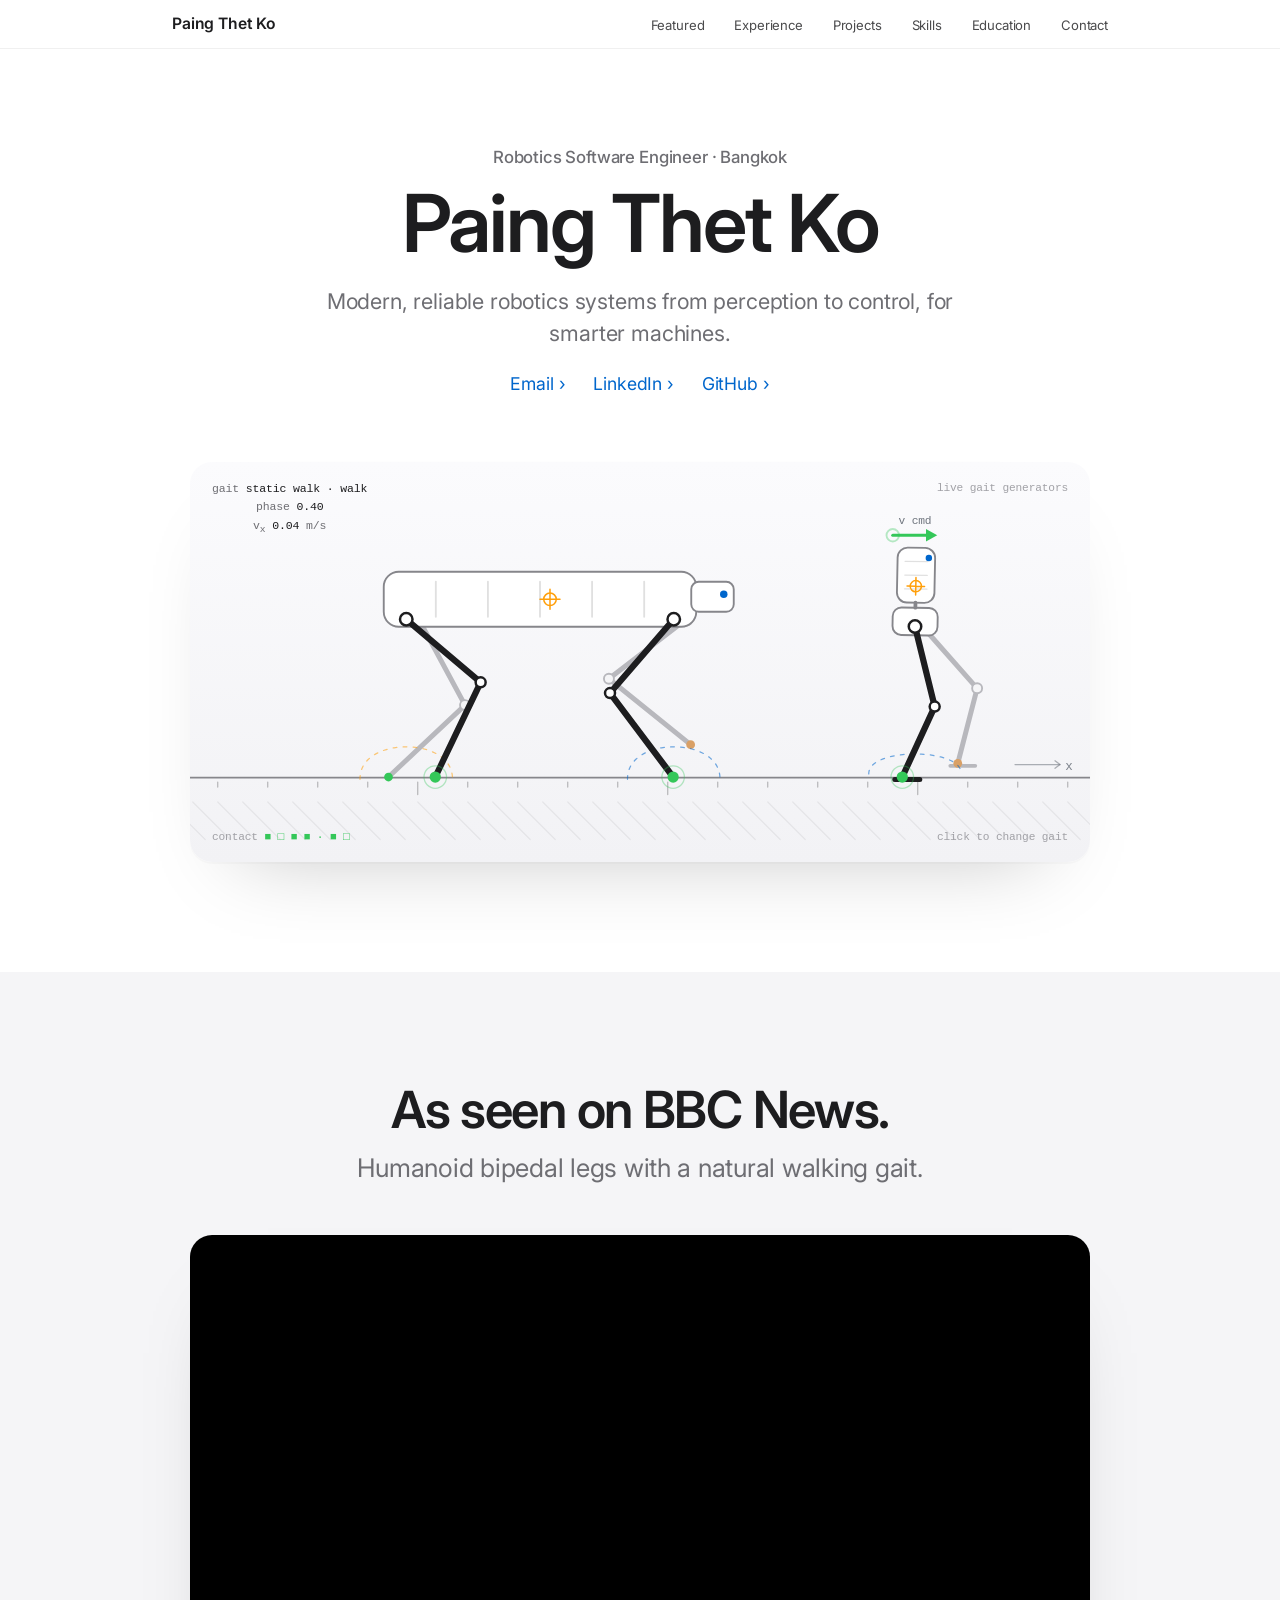
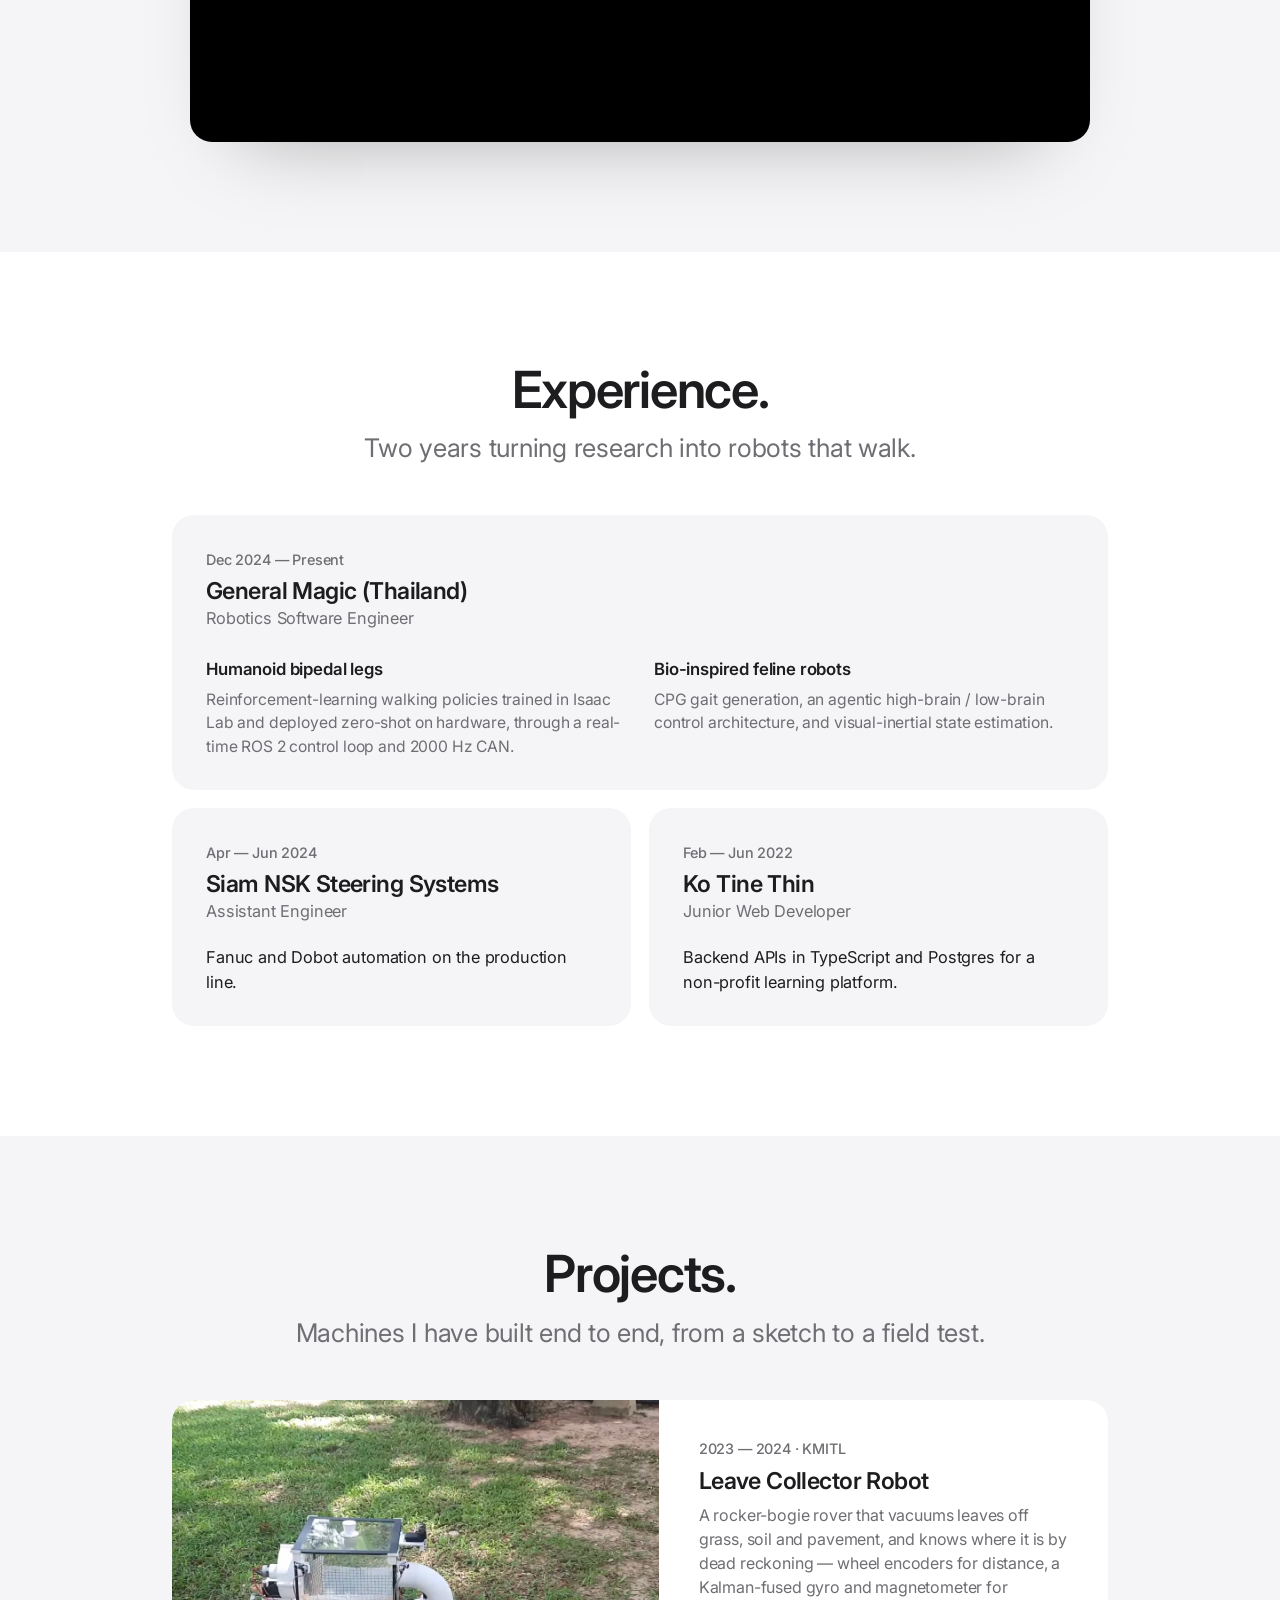
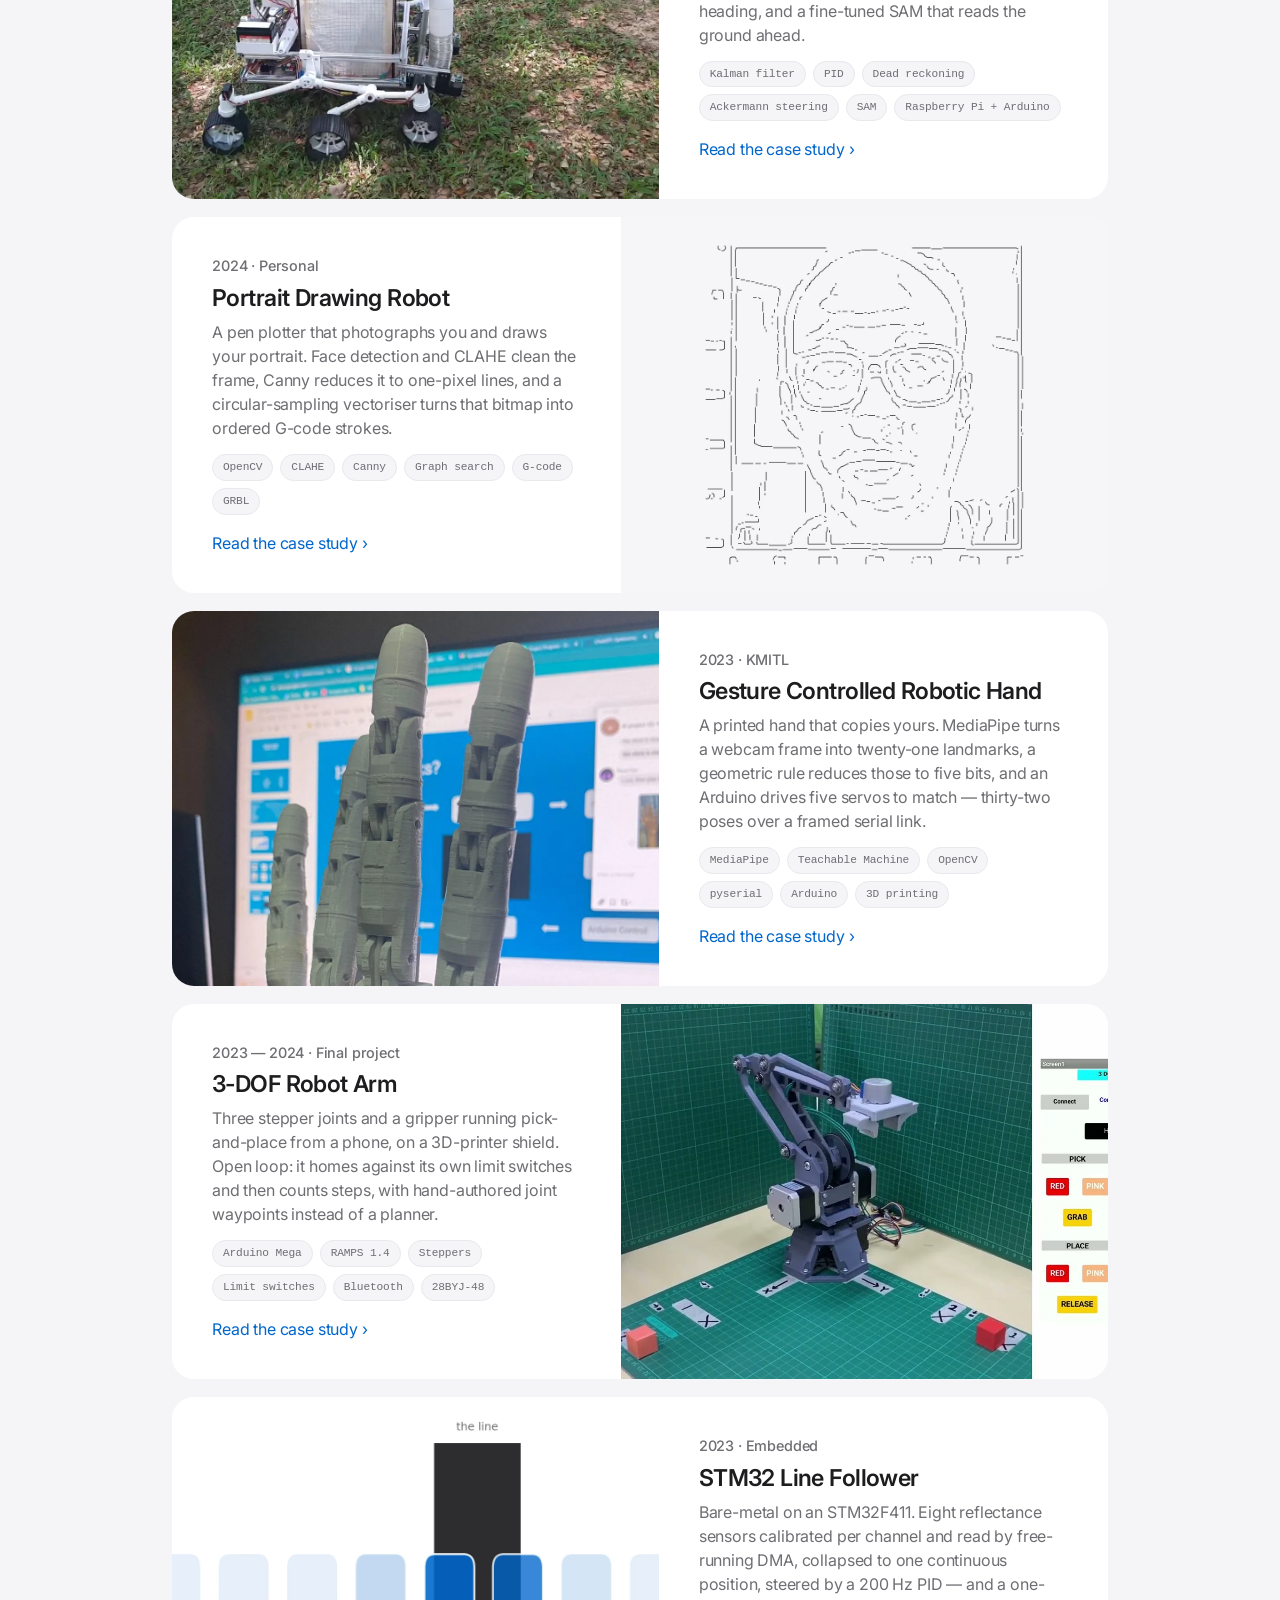
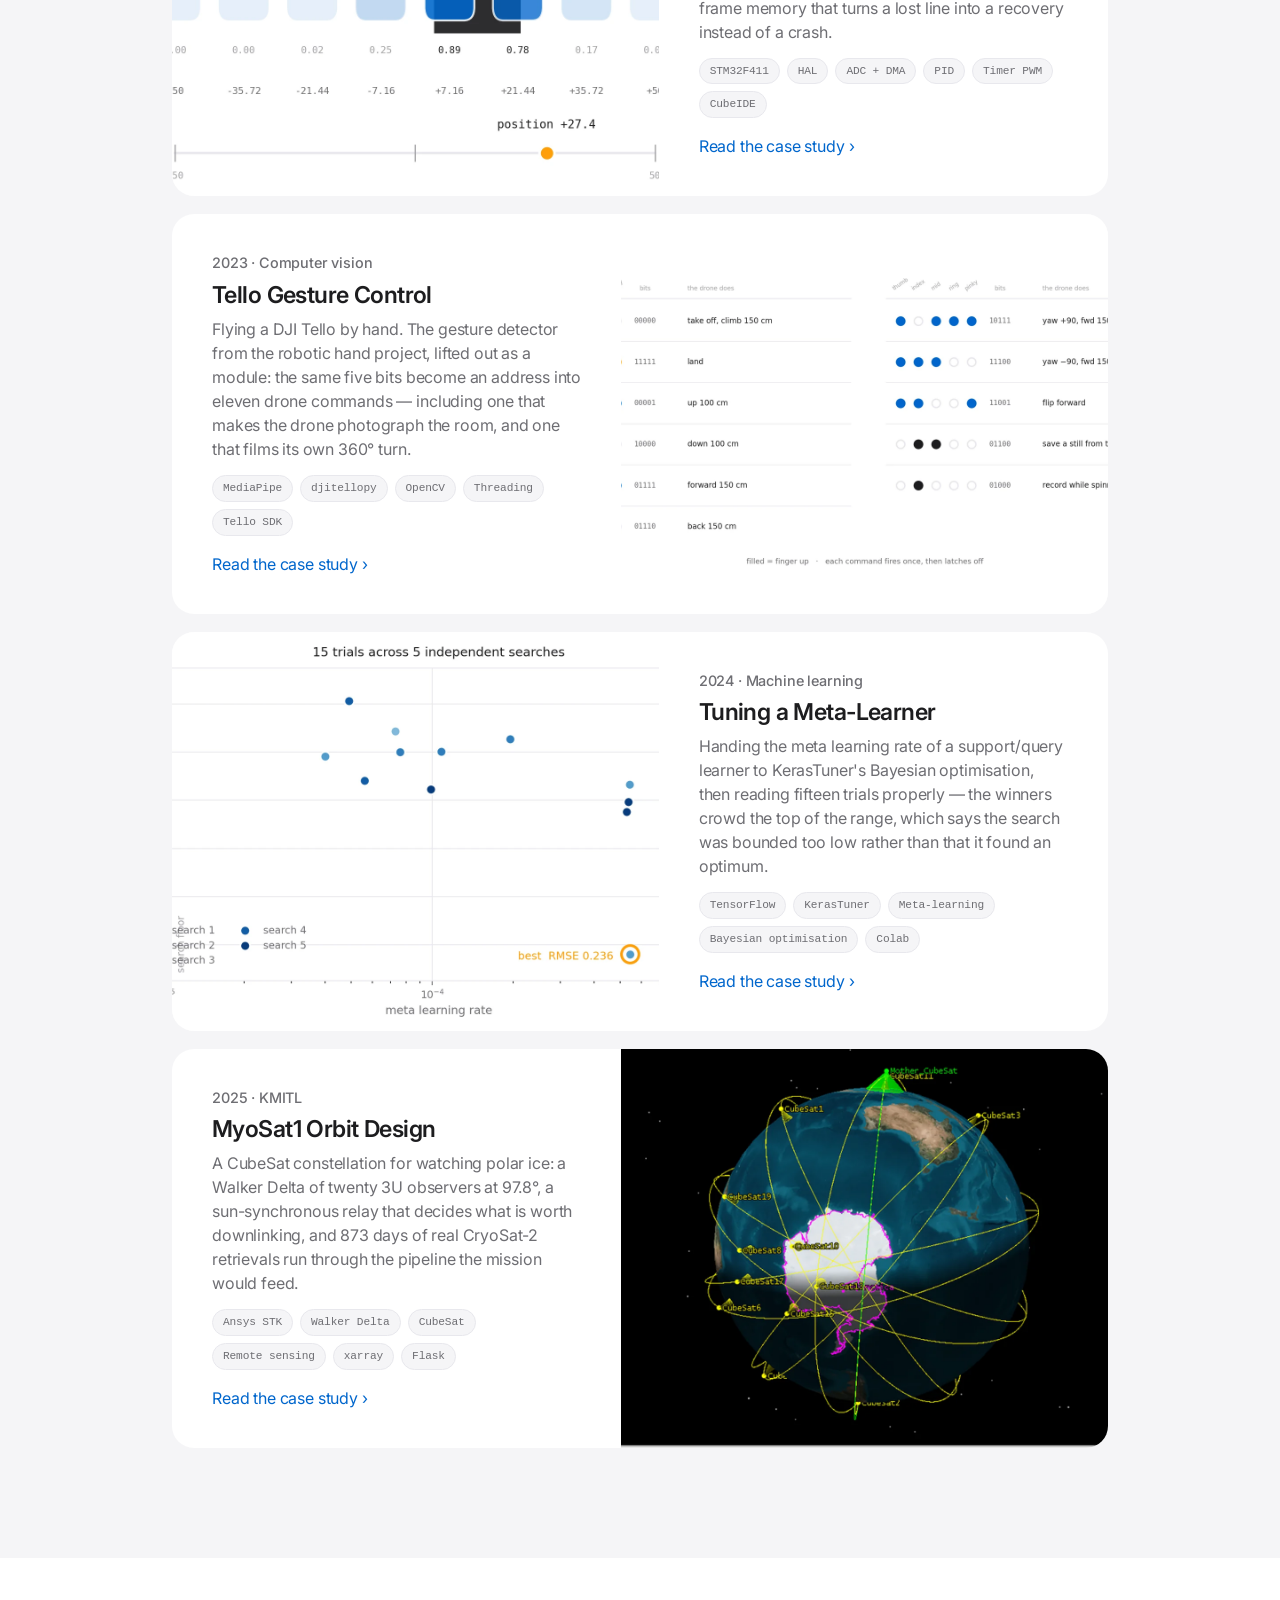
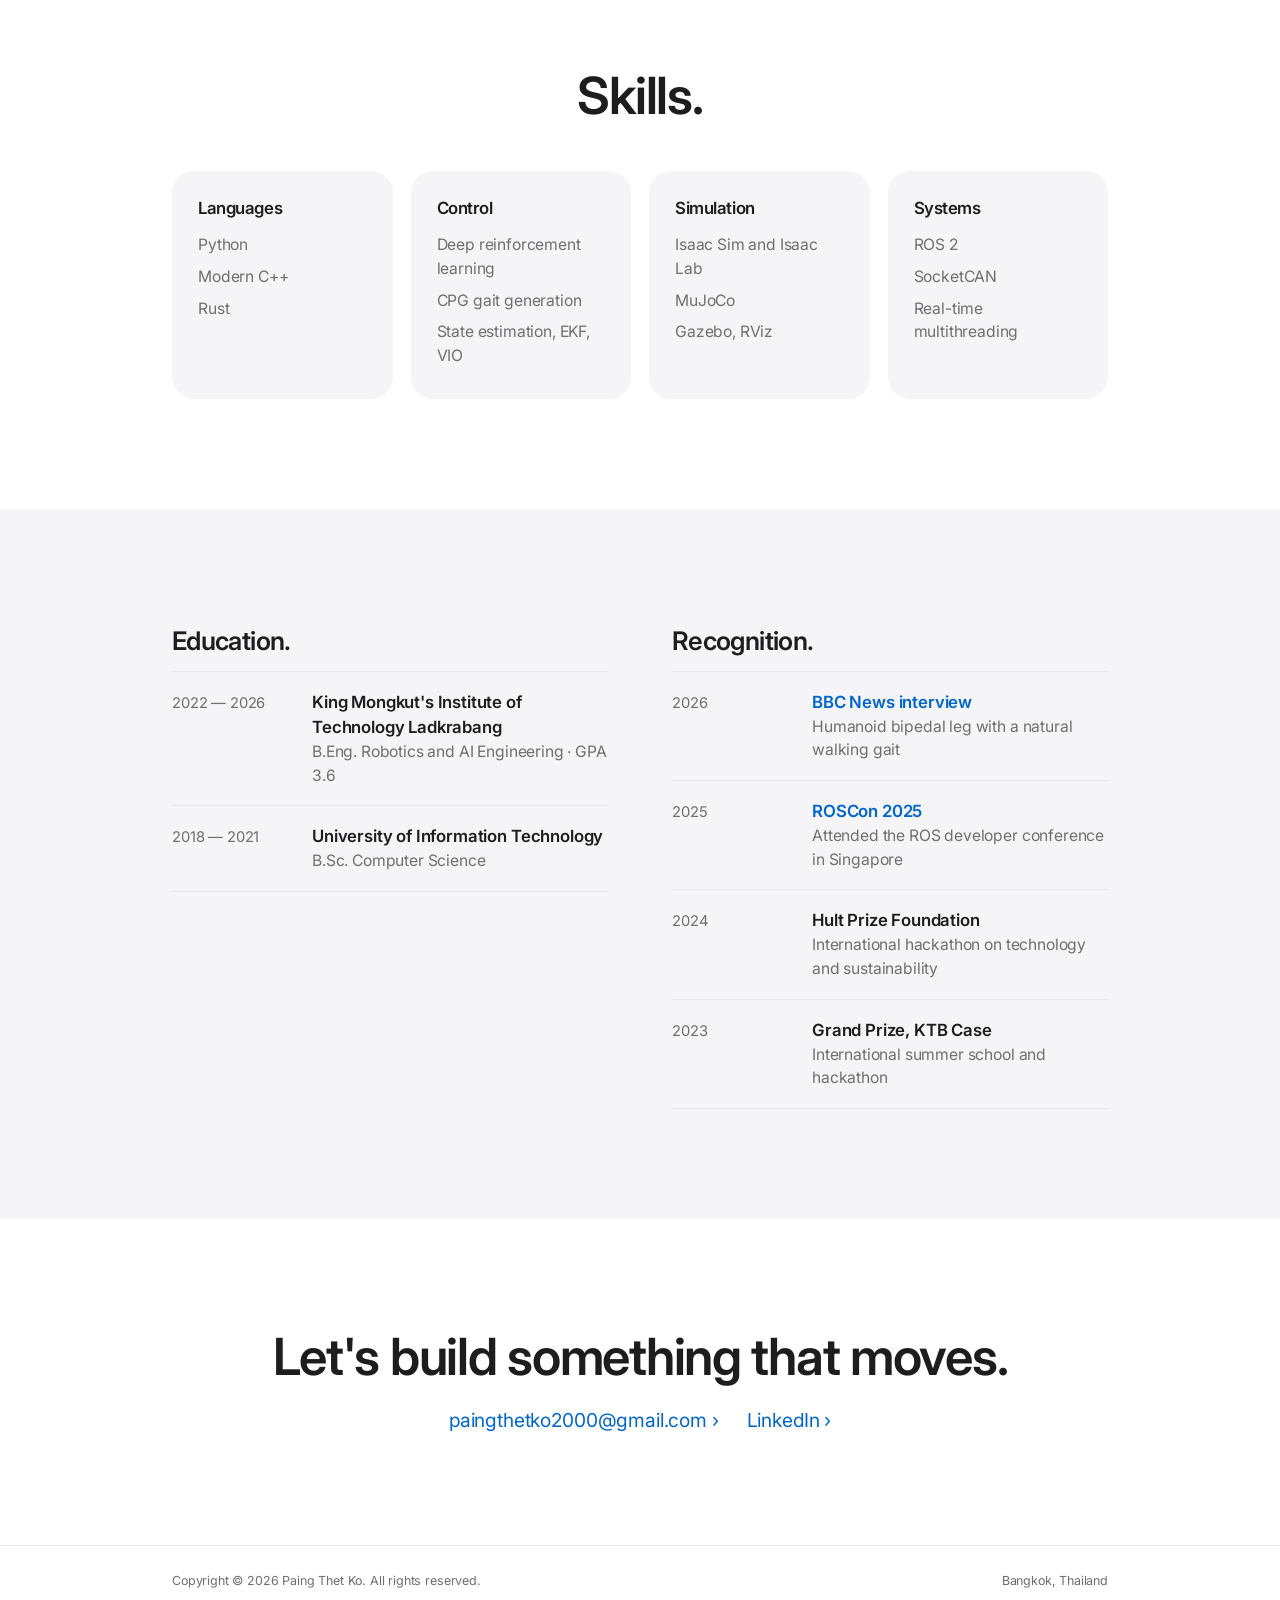
<file: index.html>
<!DOCTYPE html>
<html lang="en">
<head>
<meta charset="utf-8">
<meta name="viewport" content="width=device-width,initial-scale=1">
<title>Paing Thet Ko · Robotics Software Engineer</title>
<meta name="description" content="Paing Thet Ko, robotics software engineer in Bangkok. Reinforcement-learning and CPG locomotion, real-time control, state estimation.">
<meta property="og:title" content="Paing Thet Ko · Robotics Software Engineer">
<meta property="og:description" content="Modern, reliable robotics systems from perception to control.">
<meta property="og:type" content="website">
<meta property="og:url" content="https://ptkoo.github.io/">
<link rel="icon" href="data:image/svg+xml,%3Csvg%20xmlns='http://www.w3.org/2000/svg'%20viewBox='0%200%2032%2032'%3E%3Crect%20width='32'%20height='32'%20rx='8'%20fill='%231d1d1f'/%3E%3Ccircle%20cx='16'%20cy='4.5'%20r='1.6'%20fill='%23fff'/%3E%3Crect%20x='15.2'%20y='5.5'%20width='1.6'%20height='3.5'%20fill='%23fff'/%3E%3Crect%20x='7'%20y='9'%20width='18'%20height='15'%20rx='4.5'%20fill='%23fff'/%3E%3Crect%20x='3.5'%20y='13.5'%20width='2.6'%20height='6'%20rx='1.3'%20fill='%23fff'/%3E%3Crect%20x='25.9'%20y='13.5'%20width='2.6'%20height='6'%20rx='1.3'%20fill='%23fff'/%3E%3Ccircle%20cx='12.5'%20cy='15.5'%20r='2.1'%20fill='%231d1d1f'/%3E%3Ccircle%20cx='19.5'%20cy='15.5'%20r='2.1'%20fill='%231d1d1f'/%3E%3Crect%20x='12'%20y='19.6'%20width='8'%20height='1.7'%20rx='.85'%20fill='%231d1d1f'/%3E%3C/svg%3E">
<link rel="preconnect" href="https://fonts.googleapis.com">
<link rel="preconnect" href="https://fonts.gstatic.com" crossorigin>
<link href="https://fonts.googleapis.com/css2?family=Inter:wght@400;500;600;700&display=swap" rel="stylesheet">
<link rel="stylesheet" href="style.css">
</head>
<body>

<nav class="nav">
  <div class="wrap">
    <a class="brand" href="#top">Paing Thet Ko</a>
    <ul>
      <li><a href="#featured">Featured</a></li>
      <li><a href="#experience">Experience</a></li>
      <li><a href="#projects">Projects</a></li>
      <li><a href="#skills">Skills</a></li>
      <li><a href="#education">Education</a></li>
      <li><a href="#contact">Contact</a></li>
    </ul>
  </div>
</nav>

<header class="hero center" id="top">
  <div class="wrap">
    <div class="kicker">Robotics Software Engineer · Bangkok</div>
    <h1 class="h-xl">Paing Thet Ko</h1>
    <p class="lede">Modern, reliable robotics systems from perception to control, for smarter machines.</p>
    <div class="links">
      <a href="mailto:paingthetko2000@gmail.com">Email</a>
      <a href="https://www.linkedin.com/in/paing-thet-ko" target="_blank" rel="noopener">LinkedIn</a>
      <a href="https://github.com/ptkoo" target="_blank" rel="noopener">GitHub</a>
    </div>
    <div class="rig" aria-label="Animated planar quadruped and biped walking side by side, driven by a live inverse-kinematics gait generator">
      <canvas id="rig" width="900" height="400"></canvas>
      <div class="hud"><div>gait <b id="hud-gait">static walk · walk</b></div><div>phase <b id="hud-phase">0.00</b></div><div>v<sub>x</sub> <b id="hud-v">0.00</b> m/s</div></div>
      <div class="tag">live gait generators</div>
      <div class="foot"><span>contact <b id="hud-contact">■ ■ ■ ■  ·  ■ ■</b></span><span>click to change gait</span></div>
    </div>
    <div class="after"></div>
  </div>
</header>

<section class="band center" id="featured">
  <div class="wrap">
    <h2 class="h-l reveal">As seen on BBC News.</h2>
    <p class="sub reveal">Humanoid bipedal legs with a natural walking gait.</p>
    <div class="video reveal">
      <iframe src="https://www.youtube-nocookie.com/embed/EfcVGRQ28v8" title="BBC News Burmese: the young Myanmar engineers building humanoid robot legs" loading="lazy" allow="accelerometer; autoplay; clipboard-write; encrypted-media; gyroscope; picture-in-picture; web-share" referrerpolicy="strict-origin-when-cross-origin" allowfullscreen></iframe>
    </div>
  </div>
</section>

<section id="experience">
  <div class="wrap">
    <div class="center">
      <h2 class="h-l reveal">Experience.</h2>
      <p class="sub reveal">Two years turning research into robots that walk.</p>
    </div>
    <div class="cards">
      <article class="card wide reveal">
        <div class="when">Dec 2024 — Present</div>
        <h3>General Magic (Thailand)</h3>
        <div class="role">Robotics Software Engineer</div>
        <div class="body two" style="margin-top:26px">
          <div>
            <h4>Humanoid bipedal legs</h4>
            <p>Reinforcement-learning walking policies trained in Isaac Lab and deployed zero-shot on hardware, through a real-time ROS 2 control loop and 2000 Hz CAN.</p>
          </div>
          <div>
            <h4>Bio-inspired feline robots</h4>
            <p>CPG gait generation, an agentic high-brain / low-brain control architecture, and visual-inertial state estimation.</p>
          </div>
        </div>
      </article>
      <article class="card reveal">
        <div class="when">Apr — Jun 2024</div>
        <h3>Siam NSK Steering Systems</h3>
        <div class="role">Assistant Engineer</div>
        <div class="body"><p>Fanuc and Dobot automation on the production line.</p></div>
      </article>
      <article class="card reveal">
        <div class="when">Feb — Jun 2022</div>
        <h3>Ko Tine Thin</h3>
        <div class="role">Junior Web Developer</div>
        <div class="body"><p>Backend APIs in TypeScript and Postgres for a non-profit learning platform.</p></div>
      </article>
    </div>
  </div>
</section>

<section class="band" id="projects">
  <div class="wrap">
    <div class="center">
      <h2 class="h-l reveal">Projects.</h2>
      <p class="sub reveal">Machines I have built end to end, from a sketch to a field test.</p>
    </div>
    <div class="projects">
      <a class="pcard wide reveal" href="projects/leave-collector-robot/">
        <div class="pshot">
          <img src="projects/leave-collector-robot/media/rover.webp" width="1600" height="900" loading="lazy" decoding="async" alt="The Leave Collector Robot, a six-wheeled rocker-bogie rover with a vacuum duct and a mesh collection box, driving across grass">
        </div>
        <div class="pbody">
          <div class="when">2023 — 2024 · KMITL</div>
          <h3>Leave Collector Robot</h3>
          <p>A rocker-bogie rover that vacuums leaves off grass, soil and pavement, and knows where it is by dead reckoning — wheel encoders for distance, a Kalman-fused gyro and magnetometer for heading, and a fine-tuned SAM that reads the ground ahead.</p>
          <div class="chips"><span>Kalman filter</span><span>PID</span><span>Dead reckoning</span><span>Ackermann steering</span><span>SAM</span><span>Raspberry Pi + Arduino</span></div>
          <span class="more">Read the case study</span>
        </div>
      </a>
      <a class="pcard wide flip reveal" href="projects/portrait-drawing-robot/">
        <div class="pshot">
          <img src="projects/portrait-drawing-robot/media/card.webp" width="1600" height="900" loading="lazy" decoding="async" alt="A portrait reduced to thin black contour strokes, the line drawing a pen plotter produces from a photograph">
        </div>
        <div class="pbody">
          <div class="when">2024 · Personal</div>
          <h3>Portrait Drawing Robot</h3>
          <p>A pen plotter that photographs you and draws your portrait. Face detection and CLAHE clean the frame, Canny reduces it to one-pixel lines, and a circular-sampling vectoriser turns that bitmap into ordered G-code strokes.</p>
          <div class="chips"><span>OpenCV</span><span>CLAHE</span><span>Canny</span><span>Graph search</span><span>G-code</span><span>GRBL</span></div>
          <span class="more">Read the case study</span>
        </div>
      </a>
      <a class="pcard wide reveal" href="projects/gesture-controlled-hand/">
        <div class="pshot">
          <img src="projects/gesture-controlled-hand/media/card.webp" width="1600" height="900" loading="lazy" decoding="async" alt="A 3D-printed robotic hand with its fingers extended, servo cables running from the wrist">
        </div>
        <div class="pbody">
          <div class="when">2023 · KMITL</div>
          <h3>Gesture Controlled Robotic Hand</h3>
          <p>A printed hand that copies yours. MediaPipe turns a webcam frame into twenty-one landmarks, a geometric rule reduces those to five bits, and an Arduino drives five servos to match — thirty-two poses over a framed serial link.</p>
          <div class="chips"><span>MediaPipe</span><span>Teachable Machine</span><span>OpenCV</span><span>pyserial</span><span>Arduino</span><span>3D printing</span></div>
          <span class="more">Read the case study</span>
        </div>
      </a>
      <a class="pcard wide flip reveal" href="projects/3dof-robot-arm/">
        <div class="pshot">
          <img src="projects/3dof-robot-arm/media/card.webp" width="1280" height="720" loading="lazy" decoding="async" alt="The three-jointed robot arm on a cutting mat beside a phone running its control app">
        </div>
        <div class="pbody">
          <div class="when">2023 — 2024 · Final project</div>
          <h3>3-DOF Robot Arm</h3>
          <p>Three stepper joints and a gripper running pick-and-place from a phone, on a 3D-printer shield. Open loop: it homes against its own limit switches and then counts steps, with hand-authored joint waypoints instead of a planner.</p>
          <div class="chips"><span>Arduino Mega</span><span>RAMPS 1.4</span><span>Steppers</span><span>Limit switches</span><span>Bluetooth</span><span>28BYJ-48</span></div>
          <span class="more">Read the case study</span>
        </div>
      </a>
      <a class="pcard wide reveal" href="projects/line-follower-stm32/">
        <div class="pshot">
          <img src="projects/line-follower-stm32/media/card.webp" width="1600" height="900" loading="lazy" decoding="async" alt="Diagram of the eight-sensor array reading a black line, with each sensor's weight and the resulting position">
        </div>
        <div class="pbody">
          <div class="when">2023 · Embedded</div>
          <h3>STM32 Line Follower</h3>
          <p>Bare-metal on an STM32F411. Eight reflectance sensors calibrated per channel and read by free-running DMA, collapsed to one continuous position, steered by a 200 Hz PID — and a one-frame memory that turns a lost line into a recovery instead of a crash.</p>
          <div class="chips"><span>STM32F411</span><span>HAL</span><span>ADC + DMA</span><span>PID</span><span>Timer PWM</span><span>CubeIDE</span></div>
          <span class="more">Read the case study</span>
        </div>
      </a>
      <a class="pcard wide flip reveal" href="projects/tello-gesture-control/">
        <div class="pshot">
          <img src="projects/tello-gesture-control/media/card.webp" width="1600" height="900" loading="lazy" decoding="async" alt="A table of eleven hand gestures shown as five dots each, with the drone command every pattern triggers">
        </div>
        <div class="pbody">
          <div class="when">2023 · Computer vision</div>
          <h3>Tello Gesture Control</h3>
          <p>Flying a DJI Tello by hand. The gesture detector from the robotic hand project, lifted out as a module: the same five bits become an address into eleven drone commands — including one that makes the drone photograph the room, and one that films its own 360° turn.</p>
          <div class="chips"><span>MediaPipe</span><span>djitellopy</span><span>OpenCV</span><span>Threading</span><span>Tello SDK</span></div>
          <span class="more">Read the case study</span>
        </div>
      </a>
      <a class="pcard wide reveal" href="projects/meta-learning-bayesopt/">
        <div class="pshot">
          <img src="projects/meta-learning-bayesopt/media/card.webp" width="1600" height="900" loading="lazy" decoding="async" alt="Scatter plot of test error against meta learning rate across fifteen tuning trials, with the best results crowded at the top of the searched range">
        </div>
        <div class="pbody">
          <div class="when">2024 · Machine learning</div>
          <h3>Tuning a Meta-Learner</h3>
          <p>Handing the meta learning rate of a support/query learner to KerasTuner's Bayesian optimisation, then reading fifteen trials properly — the winners crowd the top of the range, which says the search was bounded too low rather than that it found an optimum.</p>
          <div class="chips"><span>TensorFlow</span><span>KerasTuner</span><span>Meta-learning</span><span>Bayesian optimisation</span><span>Colab</span></div>
          <span class="more">Read the case study</span>
        </div>
      </a>
      <a class="pcard wide flip reveal" href="projects/cubesat-orbit-design/">
        <div class="pshot">
          <img src="projects/cubesat-orbit-design/media/card.webp" width="1600" height="900" loading="lazy" decoding="async" alt="An STK view of Earth crossed by twenty CubeSat orbit tracks arching over the pole">
        </div>
        <div class="pbody">
          <div class="when">2025 · KMITL</div>
          <h3>MyoSat1 Orbit Design</h3>
          <p>A CubeSat constellation for watching polar ice: a Walker Delta of twenty 3U observers at 97.8°, a sun-synchronous relay that decides what is worth downlinking, and 873 days of real CryoSat-2 retrievals run through the pipeline the mission would feed.</p>
          <div class="chips"><span>Ansys STK</span><span>Walker Delta</span><span>CubeSat</span><span>Remote sensing</span><span>xarray</span><span>Flask</span></div>
          <span class="more">Read the case study</span>
        </div>
      </a>
    </div>
  </div>
</section>

<section id="skills">
  <div class="wrap">
    <div class="center">
      <h2 class="h-l reveal">Skills.</h2>
    </div>
    <div class="tiles">
      <div class="tile reveal"><h3>Languages</h3><ul><li>Python</li><li>Modern C++</li><li>Rust</li></ul></div>
      <div class="tile reveal"><h3>Control</h3><ul><li>Deep reinforcement learning</li><li>CPG gait generation</li><li>State estimation, EKF, VIO</li></ul></div>
      <div class="tile reveal"><h3>Simulation</h3><ul><li>Isaac Sim and Isaac Lab</li><li>MuJoCo</li><li>Gazebo, RViz</li></ul></div>
      <div class="tile reveal"><h3>Systems</h3><ul><li>ROS 2</li><li>SocketCAN</li><li>Real-time multithreading</li></ul></div>
    </div>
  </div>
</section>

<section class="band" id="education">
  <div class="wrap">
    <div class="cols">
      <div class="reveal">
        <h2>Education.</h2>
        <div class="list" style="margin-top:16px">
          <div class="item"><div class="when">2022 — 2026</div><div><div class="t">King Mongkut's Institute of Technology Ladkrabang</div><div class="s">B.Eng. Robotics and AI Engineering · GPA 3.6</div></div></div>
          <div class="item"><div class="when">2018 — 2021</div><div><div class="t">University of Information Technology</div><div class="s">B.Sc. Computer Science</div></div></div>
        </div>
      </div>
      <div class="reveal">
        <h2>Recognition.</h2>
        <div class="list" style="margin-top:16px">
          <div class="item"><div class="when">2026</div><div><div class="t"><a href="#featured">BBC News interview</a></div><div class="s">Humanoid bipedal leg with a natural walking gait</div></div></div>
          <div class="item"><div class="when">2025</div><div><div class="t"><a href="https://roscon.ros.org/2025/" target="_blank" rel="noopener">ROSCon 2025</a></div><div class="s">Attended the ROS developer conference in Singapore</div></div></div>
          <div class="item"><div class="when">2024</div><div><div class="t">Hult Prize Foundation</div><div class="s">International hackathon on technology and sustainability</div></div></div>
          <div class="item"><div class="when">2023</div><div><div class="t">Grand Prize, KTB Case</div><div class="s">International summer school and hackathon</div></div></div>
        </div>
      </div>
    </div>
  </div>
</section>

<section class="center contact" id="contact">
  <div class="wrap">
    <h2 class="h-l reveal">Let's build something that moves.</h2>
    <div class="links reveal">
      <a href="mailto:paingthetko2000@gmail.com">paingthetko2000@gmail.com</a>
      <a href="https://www.linkedin.com/in/paing-thet-ko" target="_blank" rel="noopener">LinkedIn</a>
    </div>
  </div>
</section>

<footer>
  <div class="wrap">
    <span>Copyright © <span id="year"></span> Paing Thet Ko. All rights reserved.</span>
    <span>Bangkok, Thailand</span>
  </div>
</footer>

<script src="main.js" defer></script>
</body>
</html>
</file>
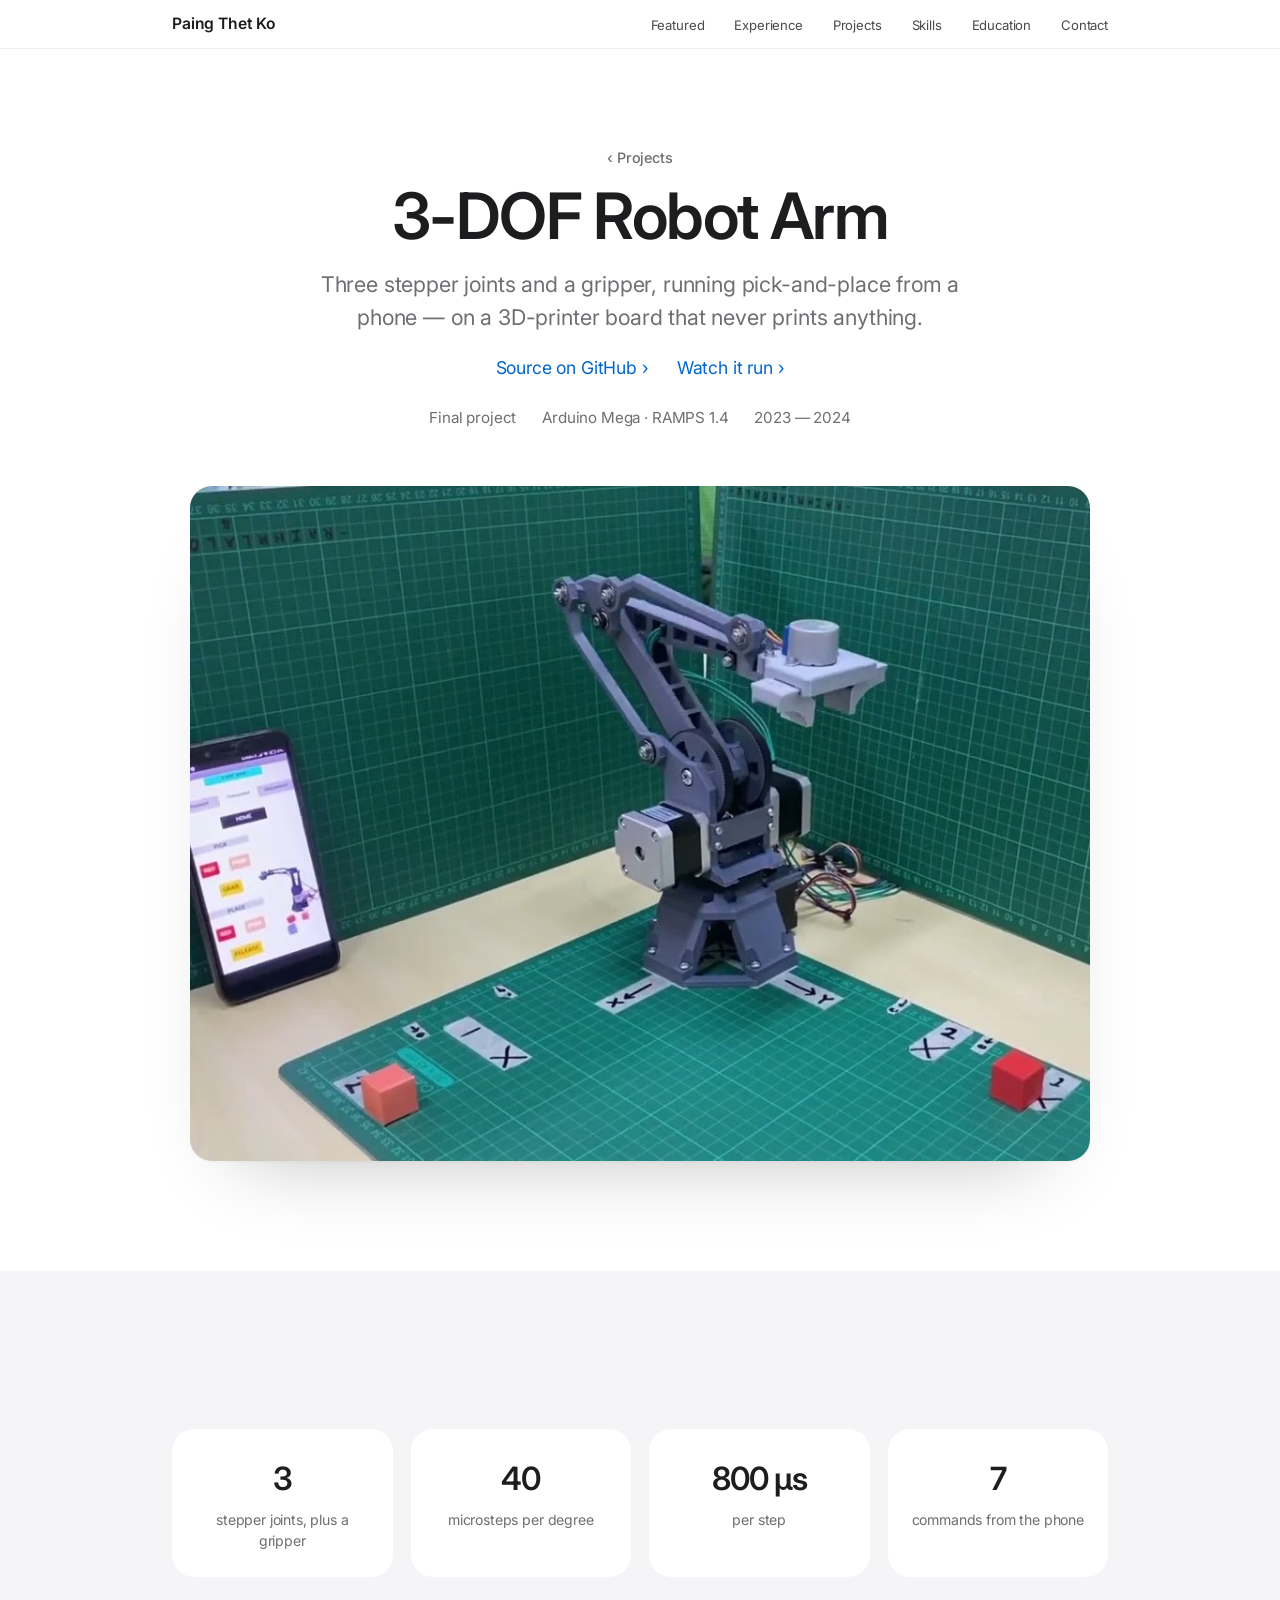
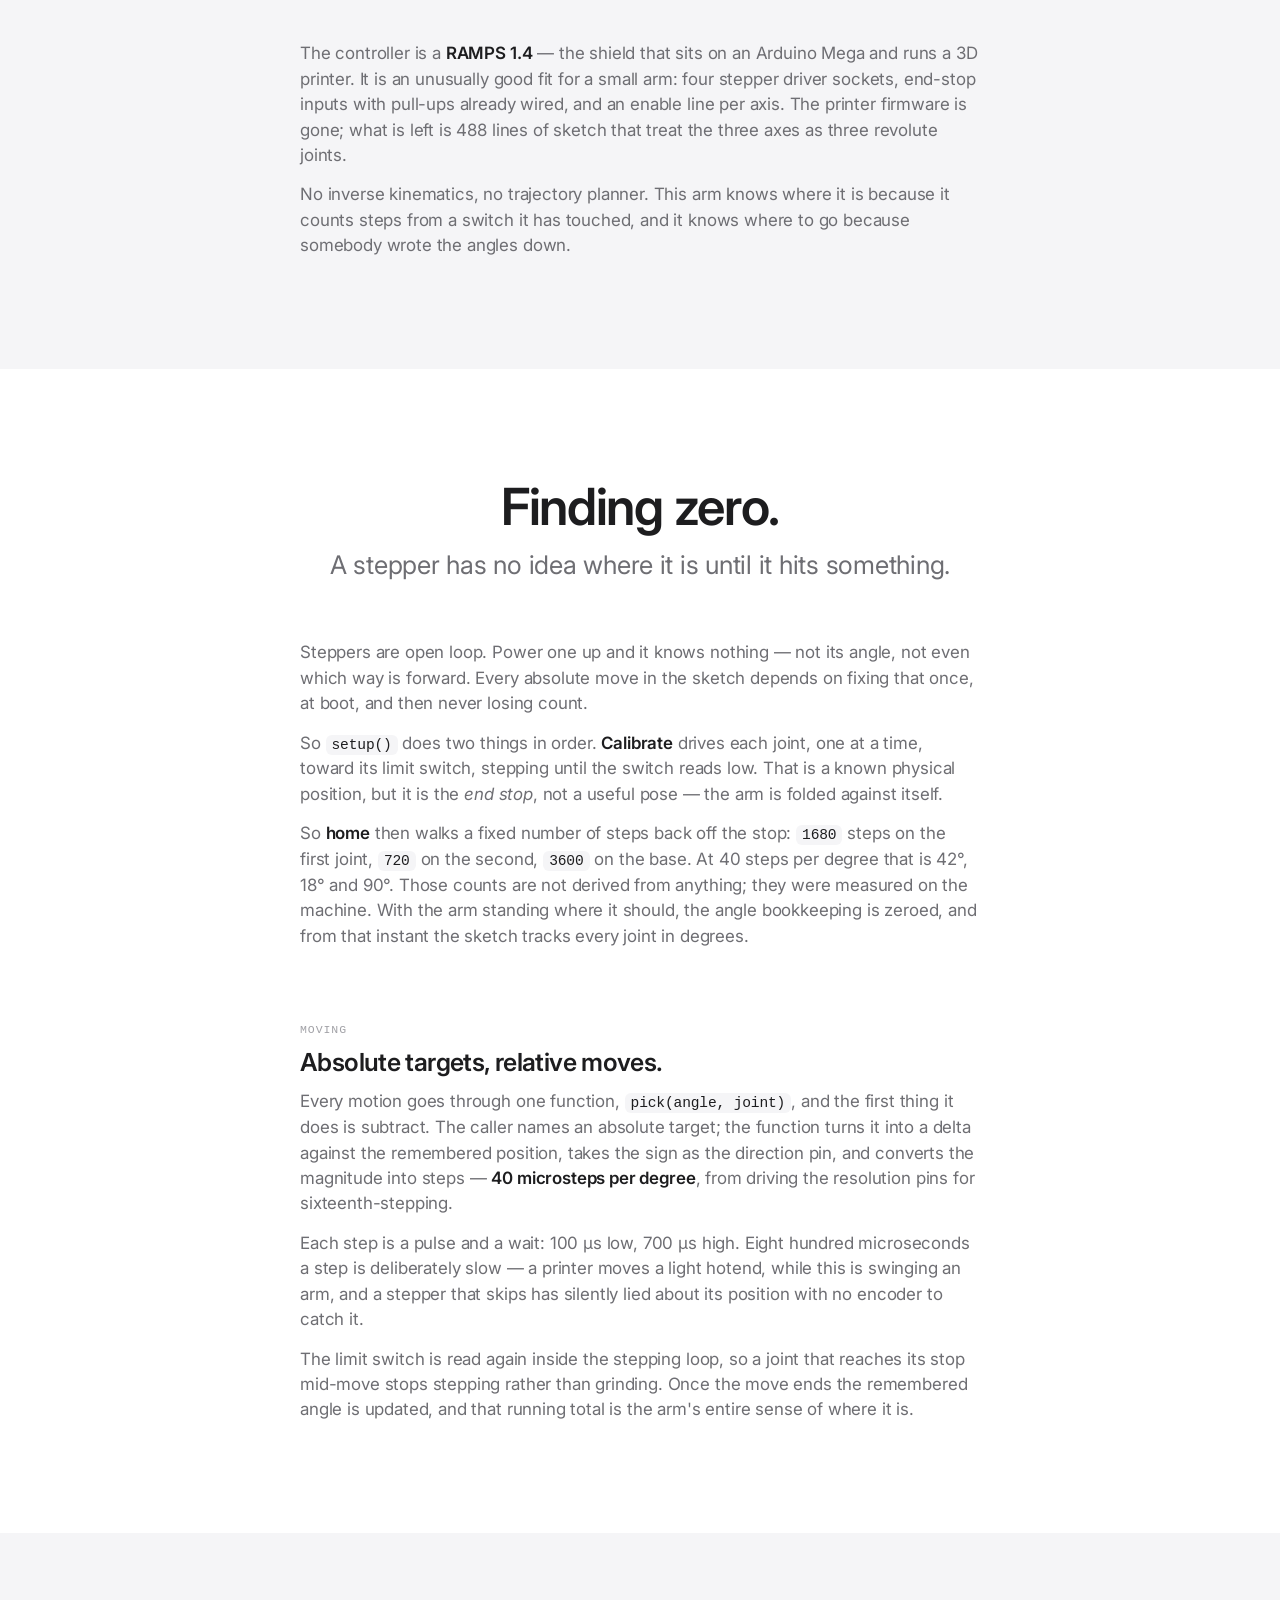
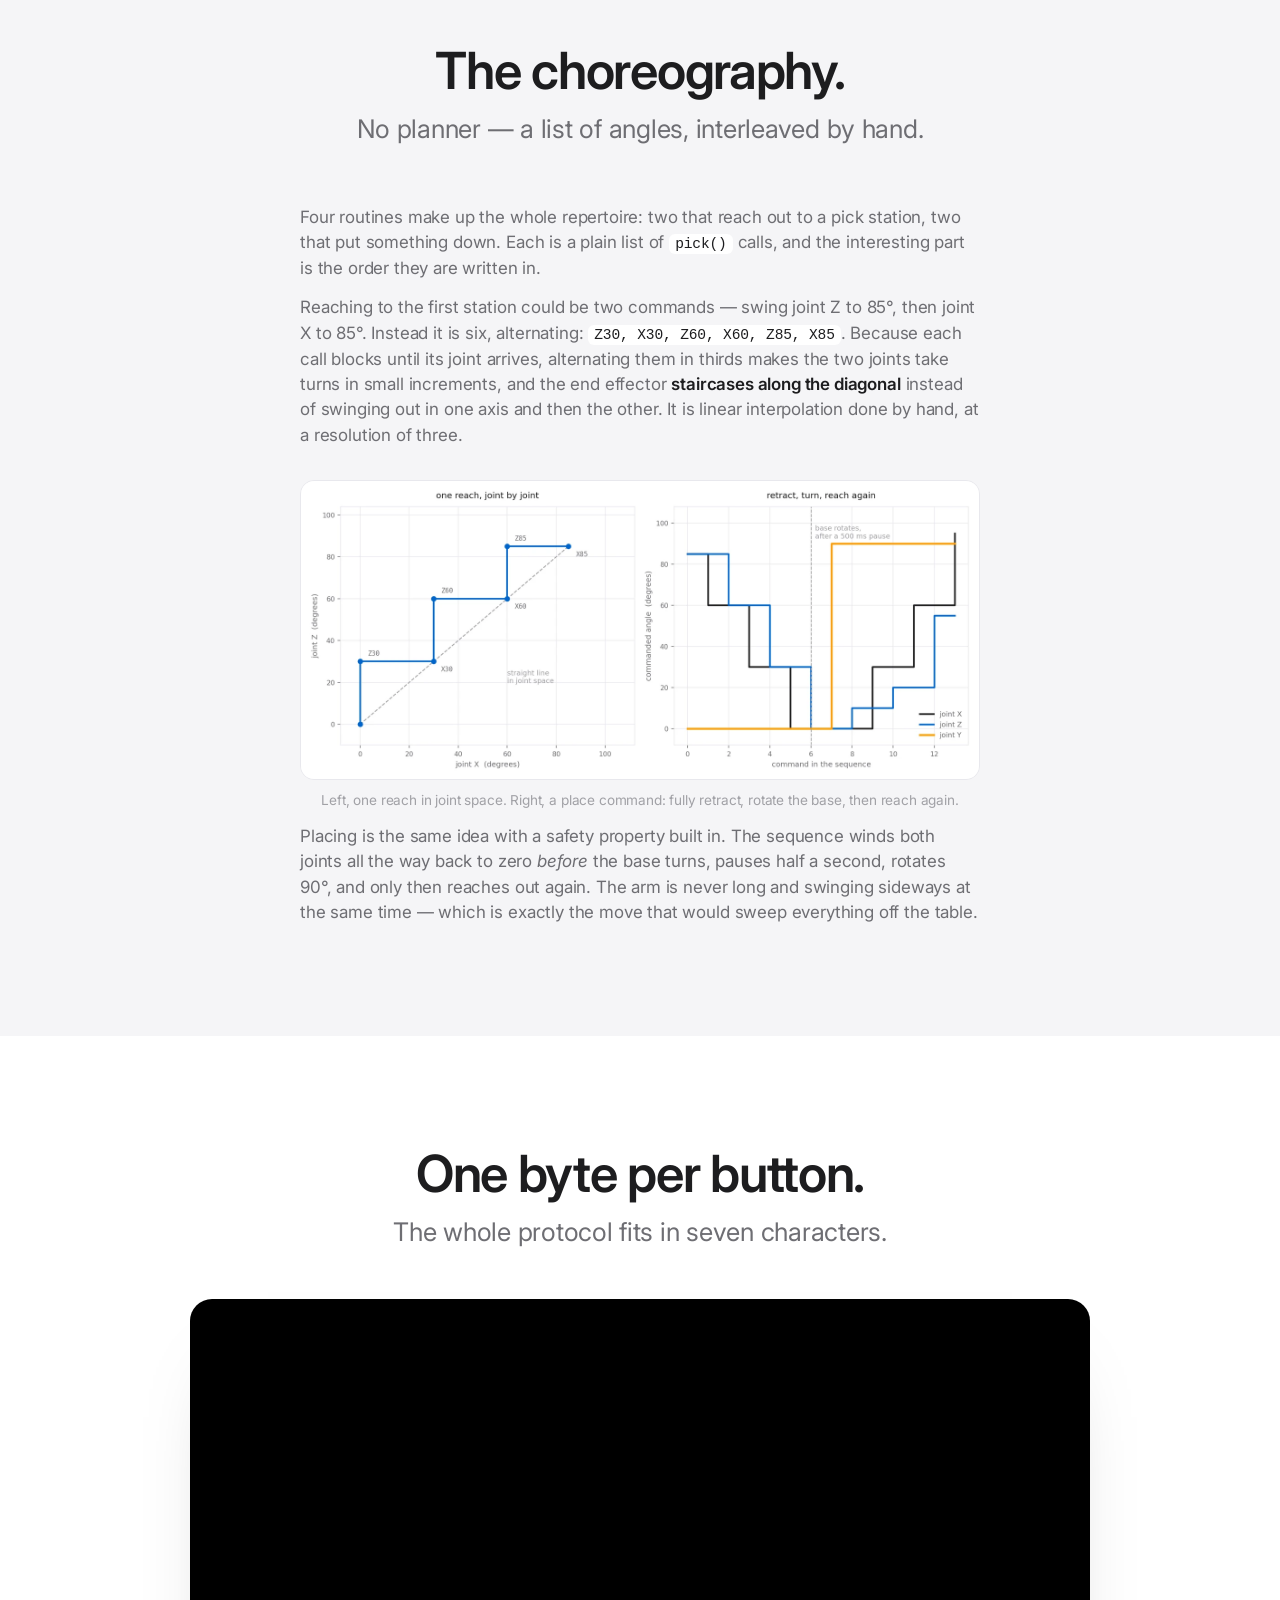
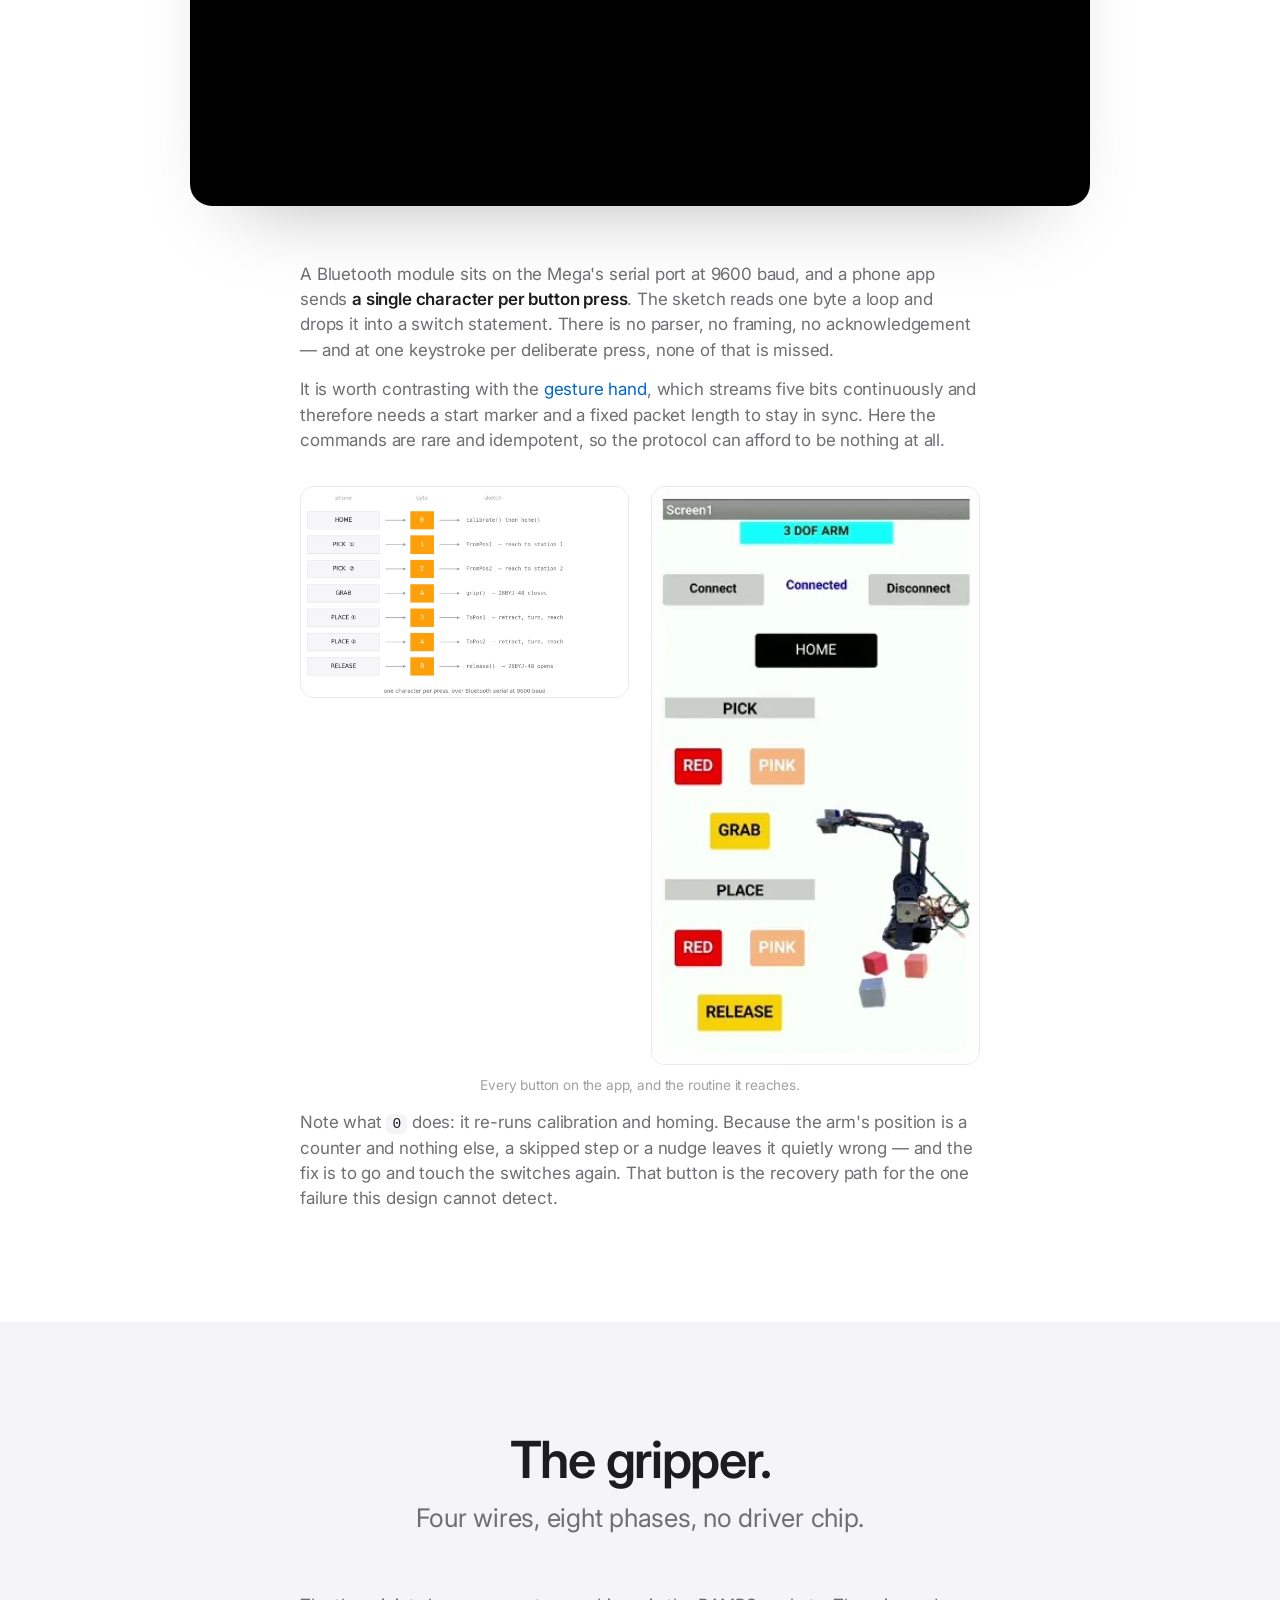
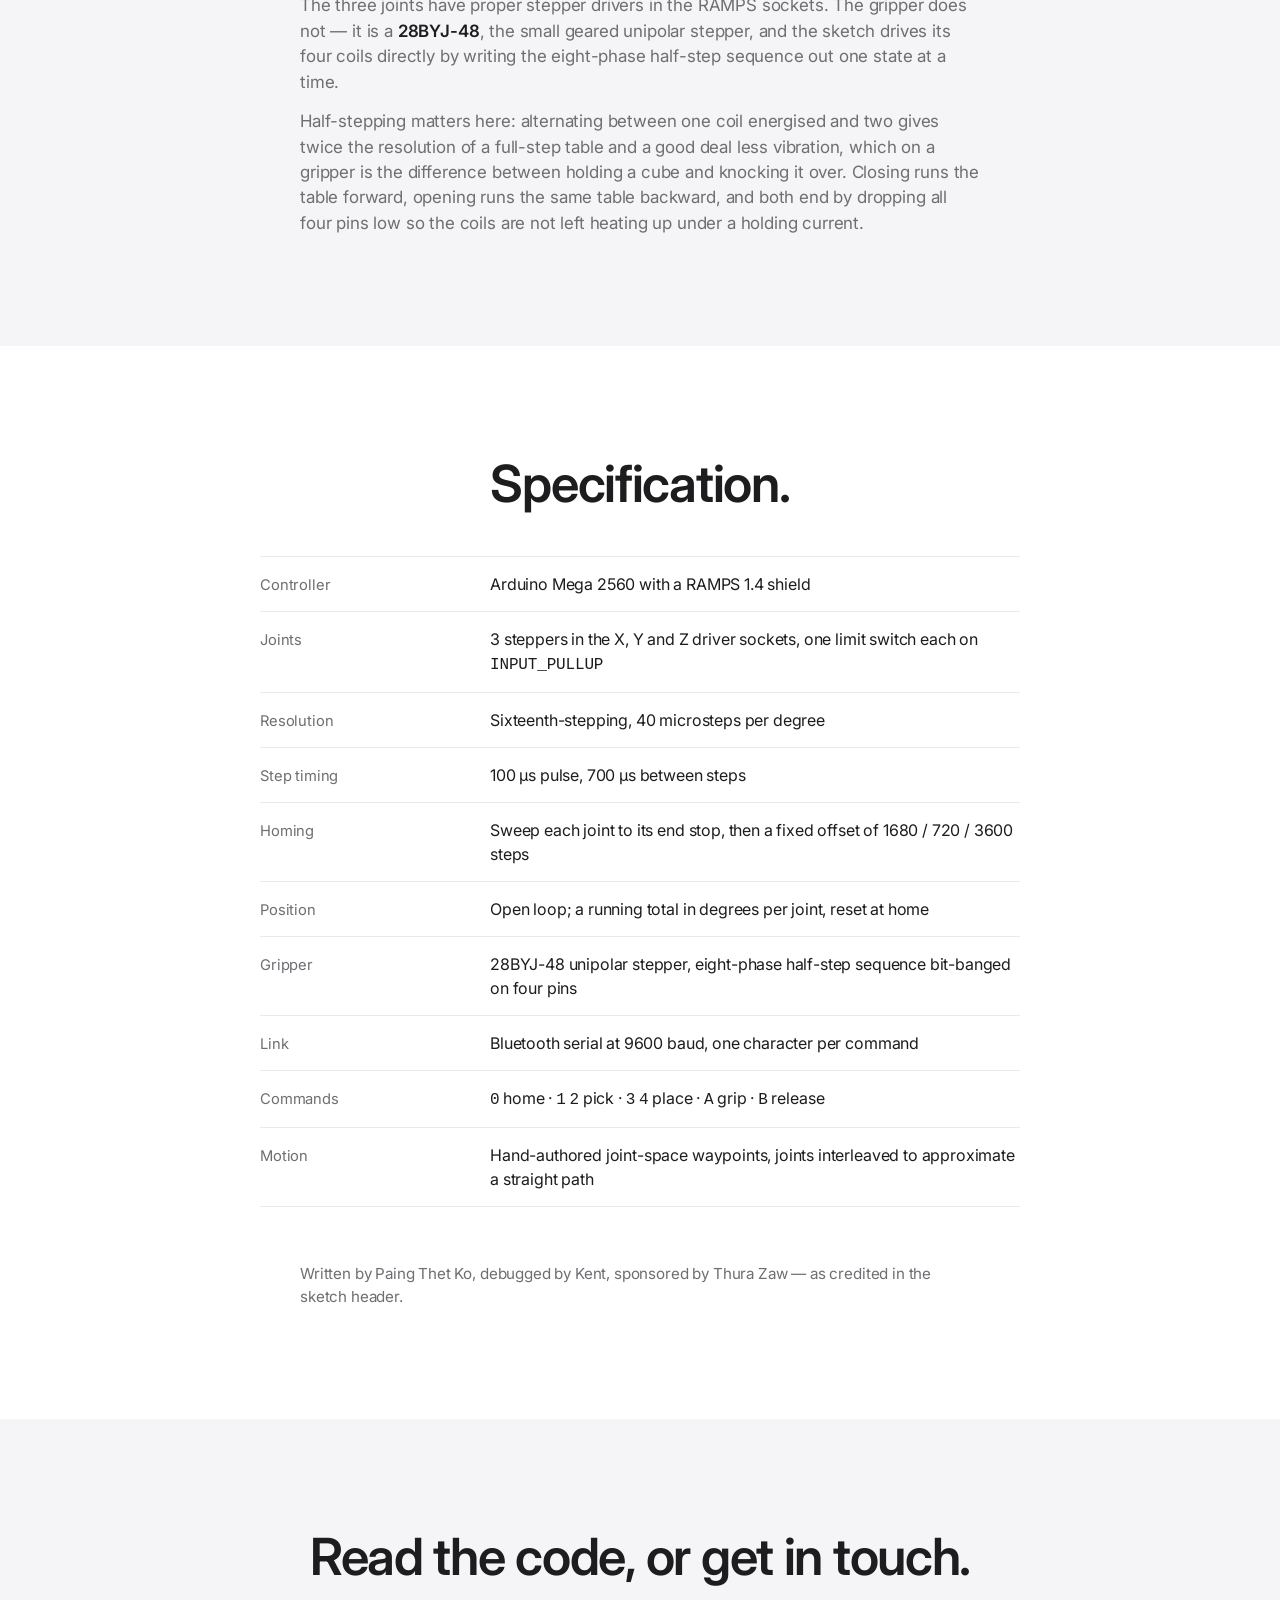
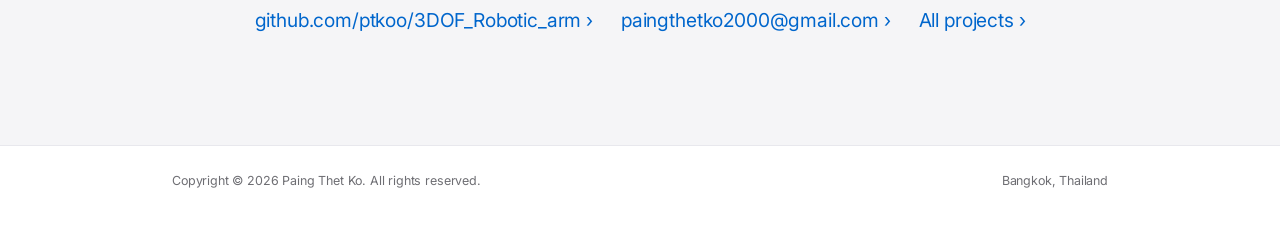
<file: projects/3dof-robot-arm/index.html>
<!DOCTYPE html>
<html lang="en">
<head>
<meta charset="utf-8">
<meta name="viewport" content="width=device-width,initial-scale=1">
<title>3-DOF Robot Arm · Paing Thet Ko</title>
<meta name="description" content="A three-jointed pick-and-place arm on an Arduino Mega and a RAMPS 1.4 printer shield, homed against its own limit switches and driven from a phone over Bluetooth.">
<link rel="canonical" href="https://ptkoo.github.io/projects/3dof-robot-arm/">
<meta property="og:title" content="3-DOF Robot Arm">
<meta property="og:description" content="A printer board, three steppers, and seven one-byte commands from a phone.">
<meta property="og:type" content="article">
<meta property="og:url" content="https://ptkoo.github.io/projects/3dof-robot-arm/">
<meta property="og:image" content="https://ptkoo.github.io/projects/3dof-robot-arm/media/og.jpg">
<meta name="twitter:card" content="summary_large_image">
<link rel="icon" href="data:image/svg+xml,%3Csvg%20xmlns='http://www.w3.org/2000/svg'%20viewBox='0%200%2032%2032'%3E%3Crect%20width='32'%20height='32'%20rx='8'%20fill='%231d1d1f'/%3E%3Ccircle%20cx='16'%20cy='4.5'%20r='1.6'%20fill='%23fff'/%3E%3Crect%20x='15.2'%20y='5.5'%20width='1.6'%20height='3.5'%20fill='%23fff'/%3E%3Crect%20x='7'%20y='9'%20width='18'%20height='15'%20rx='4.5'%20fill='%23fff'/%3E%3Crect%20x='3.5'%20y='13.5'%20width='2.6'%20height='6'%20rx='1.3'%20fill='%23fff'/%3E%3Crect%20x='25.9'%20y='13.5'%20width='2.6'%20height='6'%20rx='1.3'%20fill='%23fff'/%3E%3Ccircle%20cx='12.5'%20cy='15.5'%20r='2.1'%20fill='%231d1d1f'/%3E%3Ccircle%20cx='19.5'%20cy='15.5'%20r='2.1'%20fill='%231d1d1f'/%3E%3Crect%20x='12'%20y='19.6'%20width='8'%20height='1.7'%20rx='.85'%20fill='%231d1d1f'/%3E%3C/svg%3E">
<link rel="preconnect" href="https://fonts.googleapis.com">
<link rel="preconnect" href="https://fonts.gstatic.com" crossorigin>
<link href="https://fonts.googleapis.com/css2?family=Inter:wght@400;500;600;700&display=swap" rel="stylesheet">
<link rel="stylesheet" href="../../style.css">
</head>
<body>

<nav class="nav">
  <div class="wrap">
    <a class="brand" href="../../">Paing Thet Ko</a>
    <ul>
      <li><a href="../../#featured">Featured</a></li>
      <li><a href="../../#experience">Experience</a></li>
      <li><a href="../../#projects">Projects</a></li>
      <li><a href="../../#skills">Skills</a></li>
      <li><a href="../../#education">Education</a></li>
      <li><a href="../../#contact">Contact</a></li>
    </ul>
  </div>
</nav>

<header class="hero center" id="top">
  <div class="wrap">
    <a class="crumb" href="../../#projects">Projects</a>
    <h1 class="h-title">3-DOF Robot Arm</h1>
    <p class="lede">Three stepper joints and a gripper, running pick-and-place from a phone — on a 3D-printer board that never prints anything.</p>
    <div class="links">
      <a href="https://github.com/ptkoo/3DOF_Robotic_arm" target="_blank" rel="noopener">Source on GitHub</a>
      <a href="#control">Watch it run</a>
    </div>
    <div class="meta">
      <span>Final project</span>
      <span>Arduino Mega · RAMPS 1.4</span>
      <span>2023 — 2024</span>
    </div>
    <div class="shot">
      <img src="media/arm.webp" width="960" height="720" fetchpriority="high" decoding="async" alt="The three-jointed arm on a cutting mat, belt-driven with stepper motors at each joint and a gripper at the end, with coloured cubes laid out in front of it">
    </div>
    <div class="after"></div>
  </div>
</header>

<section class="band">
  <div class="wrap">
    <div class="stats">
      <div class="stat reveal"><b>3</b><span>stepper joints, plus a gripper</span></div>
      <div class="stat reveal"><b>40</b><span>microsteps per degree</span></div>
      <div class="stat reveal"><b>800 µs</b><span>per step</span></div>
      <div class="stat reveal"><b>7</b><span>commands from the phone</span></div>
    </div>
    <div class="prose reveal" style="margin-top:64px">
      <p>The controller is a <b>RAMPS 1.4</b> — the shield that sits on an Arduino Mega and runs a 3D printer. It is an unusually good fit for a small arm: four stepper driver sockets, end-stop inputs with pull-ups already wired, and an enable line per axis. The printer firmware is gone; what is left is 488 lines of sketch that treat the three axes as three revolute joints.</p>
      <p>No inverse kinematics, no trajectory planner. This arm knows where it is because it counts steps from a switch it has touched, and it knows where to go because somebody wrote the angles down.</p>
    </div>
  </div>
</section>

<section>
  <div class="wrap">
    <div class="center">
      <h2 class="h-l reveal">Finding zero.</h2>
      <p class="sub reveal">A stepper has no idea where it is until it hits something.</p>
    </div>

    <div class="prose block first reveal" style="margin-top:56px">
      <p>Steppers are open loop. Power one up and it knows nothing — not its angle, not even which way is forward. Every absolute move in the sketch depends on fixing that once, at boot, and then never losing count.</p>
      <p>So <code>setup()</code> does two things in order. <b>Calibrate</b> drives each joint, one at a time, toward its limit switch, stepping until the switch reads low. That is a known physical position, but it is the <em>end stop</em>, not a useful pose — the arm is folded against itself.</p>
      <p>So <b>home</b> then walks a fixed number of steps back off the stop: <code>1680</code> steps on the first joint, <code>720</code> on the second, <code>3600</code> on the base. At 40 steps per degree that is 42°, 18° and 90°. Those counts are not derived from anything; they were measured on the machine. With the arm standing where it should, the angle bookkeeping is zeroed, and from that instant the sketch tracks every joint in degrees.</p>
    </div>

    <div class="prose block reveal">
      <div class="eyebrow">Moving</div>
      <h3>Absolute targets, relative moves.</h3>
      <p>Every motion goes through one function, <code>pick(angle, joint)</code>, and the first thing it does is subtract. The caller names an absolute target; the function turns it into a delta against the remembered position, takes the sign as the direction pin, and converts the magnitude into steps — <b>40 microsteps per degree</b>, from driving the resolution pins for sixteenth-stepping.</p>
      <p>Each step is a pulse and a wait: 100&nbsp;µs low, 700&nbsp;µs high. Eight hundred microseconds a step is deliberately slow — a printer moves a light hotend, while this is swinging an arm, and a stepper that skips has silently lied about its position with no encoder to catch it.</p>
      <p>The limit switch is read again inside the stepping loop, so a joint that reaches its stop mid-move stops stepping rather than grinding. Once the move ends the remembered angle is updated, and that running total is the arm's entire sense of where it is.</p>
    </div>
  </div>
</section>

<section class="band">
  <div class="wrap">
    <div class="center">
      <h2 class="h-l reveal">The choreography.</h2>
      <p class="sub reveal">No planner — a list of angles, interleaved by hand.</p>
    </div>

    <div class="prose block first reveal" style="margin-top:56px">
      <p>Four routines make up the whole repertoire: two that reach out to a pick station, two that put something down. Each is a plain list of <code>pick()</code> calls, and the interesting part is the order they are written in.</p>
      <p>Reaching to the first station could be two commands — swing joint Z to 85°, then joint X to 85°. Instead it is six, alternating: <code>Z30, X30, Z60, X60, Z85, X85</code>. Because each call blocks until its joint arrives, alternating them in thirds makes the two joints take turns in small increments, and the end effector <b>staircases along the diagonal</b> instead of swinging out in one axis and then the other. It is linear interpolation done by hand, at a resolution of three.</p>
      <figure>
        <img src="media/path.webp" width="1500" height="658" loading="lazy" decoding="async" alt="Two plots: the joint-space staircase of one reach climbing along the diagonal, and a step chart of the place sequence showing the arm retract, the base rotate, then the arm extend again">
        <figcaption>Left, one reach in joint space. Right, a place command: fully retract, rotate the base, then reach again.</figcaption>
      </figure>
      <p>Placing is the same idea with a safety property built in. The sequence winds both joints all the way back to zero <em>before</em> the base turns, pauses half a second, rotates 90°, and only then reaches out again. The arm is never long and swinging sideways at the same time — which is exactly the move that would sweep everything off the table.</p>
    </div>
  </div>
</section>

<section id="control">
  <div class="wrap">
    <div class="center">
      <h2 class="h-l reveal">One byte per button.</h2>
      <p class="sub reveal">The whole protocol fits in seven characters.</p>
      <div class="video reveal">
        <iframe src="https://www.youtube-nocookie.com/embed/U_skwRF6WCg" title="3-DOF robot arm running pick and place under Bluetooth control from a phone" loading="lazy" allow="accelerometer; autoplay; clipboard-write; encrypted-media; gyroscope; picture-in-picture; web-share" referrerpolicy="strict-origin-when-cross-origin" allowfullscreen></iframe>
      </div>
    </div>

    <div class="prose block reveal" style="margin-top:56px">
      <p>A Bluetooth module sits on the Mega's serial port at 9600 baud, and a phone app sends <b>a single character per button press</b>. The sketch reads one byte a loop and drops it into a switch statement. There is no parser, no framing, no acknowledgement — and at one keystroke per deliberate press, none of that is missed.</p>
      <p>It is worth contrasting with the <a href="../gesture-controlled-hand/" style="color:var(--blue)">gesture hand</a>, which streams five bits continuously and therefore needs a start marker and a fixed packet length to stay in sync. Here the commands are rare and idempotent, so the protocol can afford to be nothing at all.</p>
      <figure>
        <div class="figs">
          <img src="media/commands.webp" width="1200" height="775" loading="lazy" decoding="async" alt="A table mapping each phone button to the single character it sends and the routine that character triggers in the sketch">
          <img src="media/app.webp" width="300" height="530" loading="lazy" decoding="async" alt="The phone app: connect and disconnect buttons, a home button, pick buttons for two colours, grab, place buttons, and release">
        </div>
        <figcaption>Every button on the app, and the routine it reaches.</figcaption>
      </figure>
      <p>Note what <code>0</code> does: it re-runs calibration and homing. Because the arm's position is a counter and nothing else, a skipped step or a nudge leaves it quietly wrong — and the fix is to go and touch the switches again. That button is the recovery path for the one failure this design cannot detect.</p>
    </div>
  </div>
</section>

<section class="band">
  <div class="wrap">
    <div class="center">
      <h2 class="h-l reveal">The gripper.</h2>
      <p class="sub reveal">Four wires, eight phases, no driver chip.</p>
    </div>
    <div class="prose block first reveal" style="margin-top:56px">
      <p>The three joints have proper stepper drivers in the RAMPS sockets. The gripper does not — it is a <b>28BYJ-48</b>, the small geared unipolar stepper, and the sketch drives its four coils directly by writing the eight-phase half-step sequence out one state at a time.</p>
      <p>Half-stepping matters here: alternating between one coil energised and two gives twice the resolution of a full-step table and a good deal less vibration, which on a gripper is the difference between holding a cube and knocking it over. Closing runs the table forward, opening runs the same table backward, and both end by dropping all four pins low so the coils are not left heating up under a holding current.</p>
    </div>
  </div>
</section>

<section>
  <div class="wrap">
    <div class="center"><h2 class="h-l reveal">Specification.</h2></div>
    <dl class="spec reveal">
      <div class="row"><dt>Controller</dt><dd>Arduino Mega 2560 with a RAMPS 1.4 shield</dd></div>
      <div class="row"><dt>Joints</dt><dd>3 steppers in the X, Y and Z driver sockets, one limit switch each on <code>INPUT_PULLUP</code></dd></div>
      <div class="row"><dt>Resolution</dt><dd>Sixteenth-stepping, 40 microsteps per degree</dd></div>
      <div class="row"><dt>Step timing</dt><dd>100&nbsp;µs pulse, 700&nbsp;µs between steps</dd></div>
      <div class="row"><dt>Homing</dt><dd>Sweep each joint to its end stop, then a fixed offset of 1680 / 720 / 3600 steps</dd></div>
      <div class="row"><dt>Position</dt><dd>Open loop; a running total in degrees per joint, reset at home</dd></div>
      <div class="row"><dt>Gripper</dt><dd>28BYJ-48 unipolar stepper, eight-phase half-step sequence bit-banged on four pins</dd></div>
      <div class="row"><dt>Link</dt><dd>Bluetooth serial at 9600 baud, one character per command</dd></div>
      <div class="row"><dt>Commands</dt><dd><code>0</code> home · <code>1</code> <code>2</code> pick · <code>3</code> <code>4</code> place · <code>A</code> grip · <code>B</code> release</dd></div>
      <div class="row"><dt>Motion</dt><dd>Hand-authored joint-space waypoints, joints interleaved to approximate a straight path</dd></div>
    </dl>
    <div class="prose reveal" style="margin-top:56px">
      <p style="font-size:.95rem">Written by Paing Thet Ko, debugged by Kent, sponsored by Thura Zaw — as credited in the sketch header.</p>
    </div>
  </div>
</section>

<section class="band center contact">
  <div class="wrap">
    <h2 class="h-l reveal">Read the code, or get in touch.</h2>
    <div class="links reveal">
      <a href="https://github.com/ptkoo/3DOF_Robotic_arm" target="_blank" rel="noopener">github.com/ptkoo/3DOF_Robotic_arm</a>
      <a href="mailto:paingthetko2000@gmail.com">paingthetko2000@gmail.com</a>
      <a href="../../#projects">All projects</a>
    </div>
  </div>
</section>

<footer>
  <div class="wrap">
    <span>Copyright © <span id="year"></span> Paing Thet Ko. All rights reserved.</span>
    <span>Bangkok, Thailand</span>
  </div>
</footer>

<script src="../../main.js" defer></script>
</body>
</html>
</file>
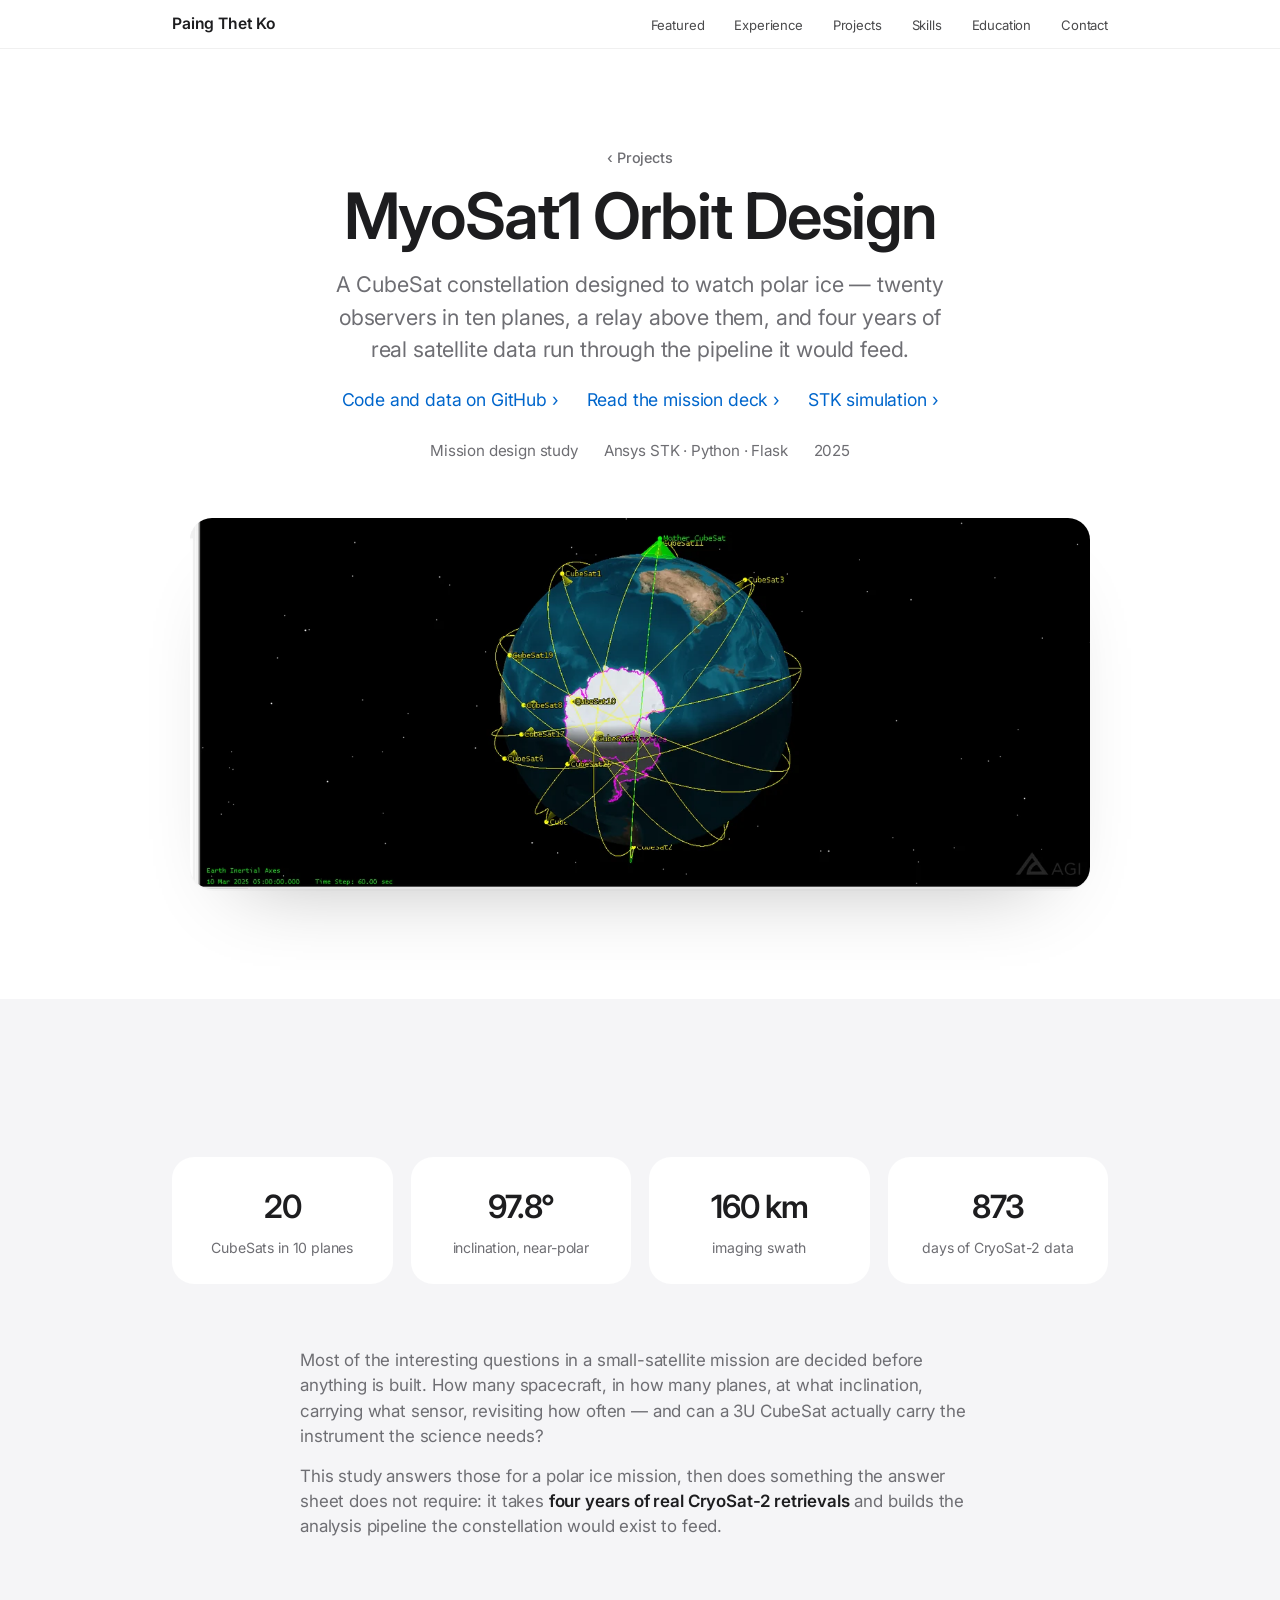
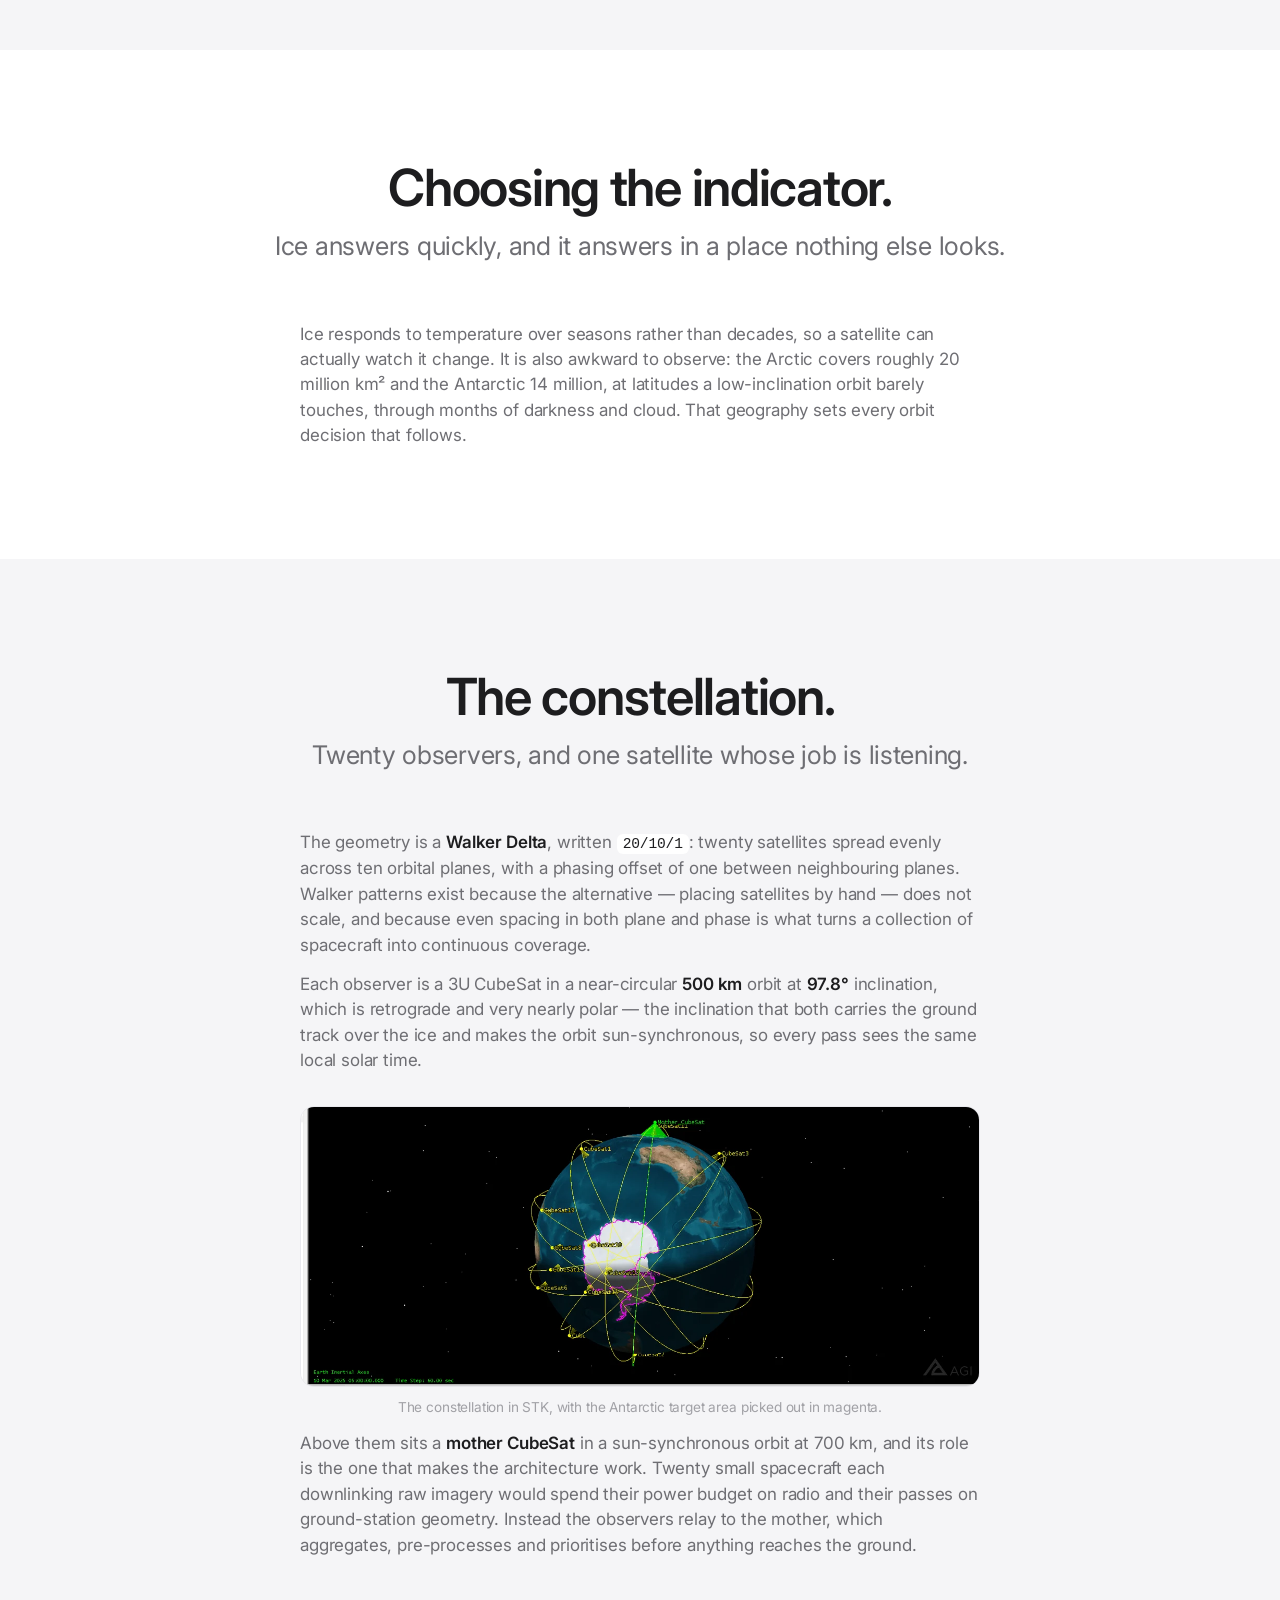
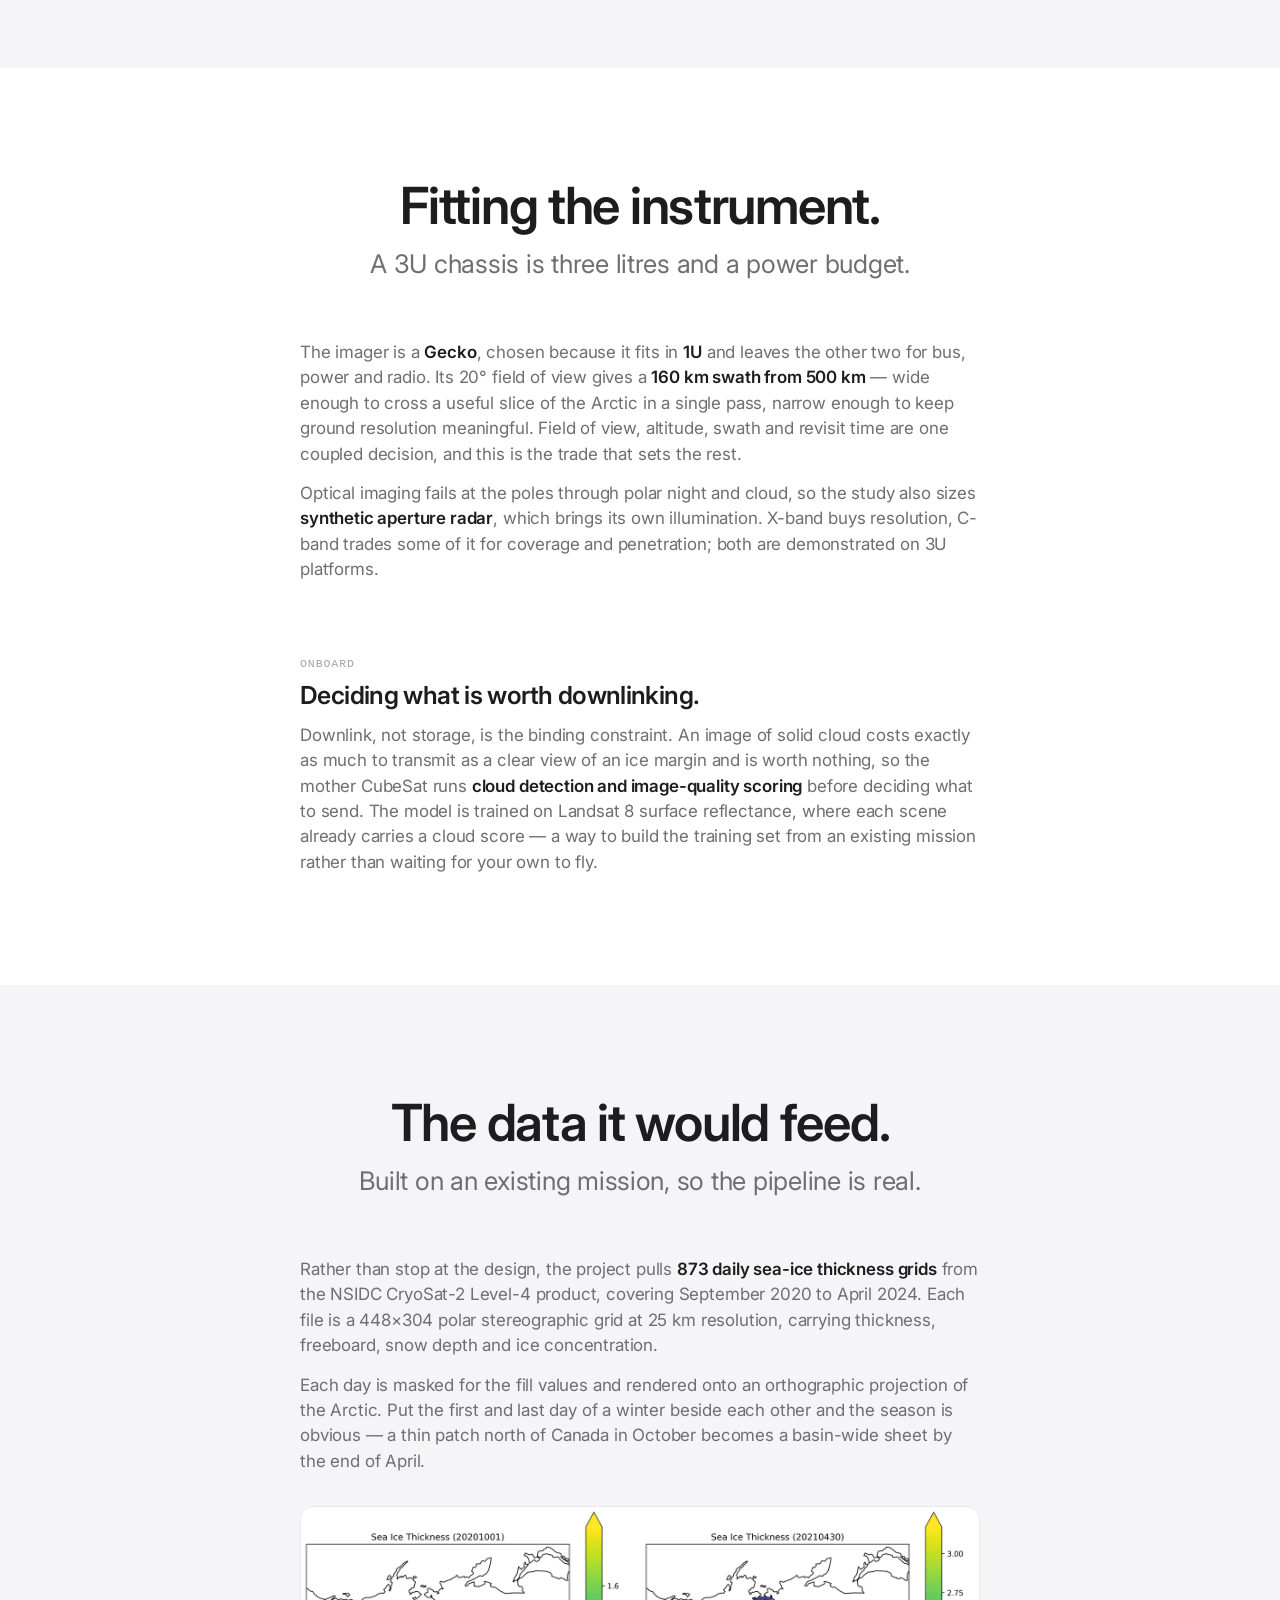
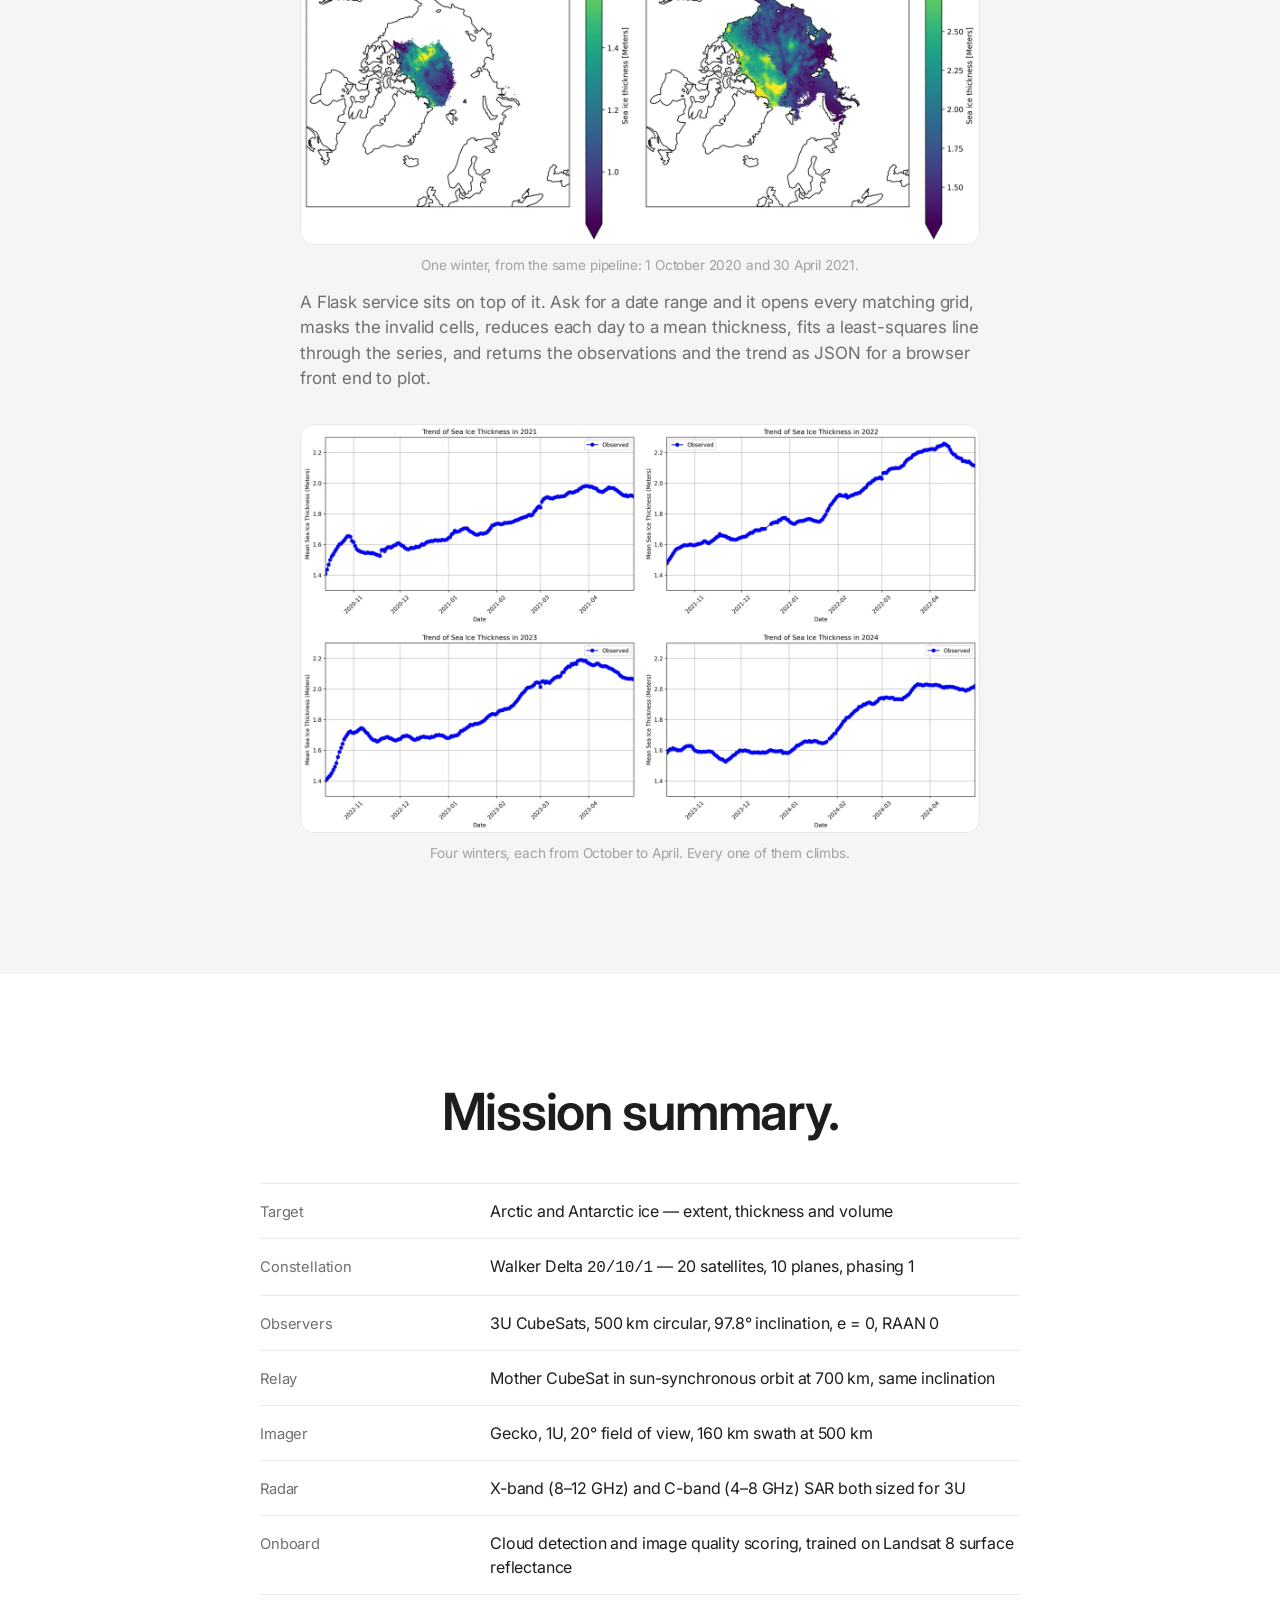
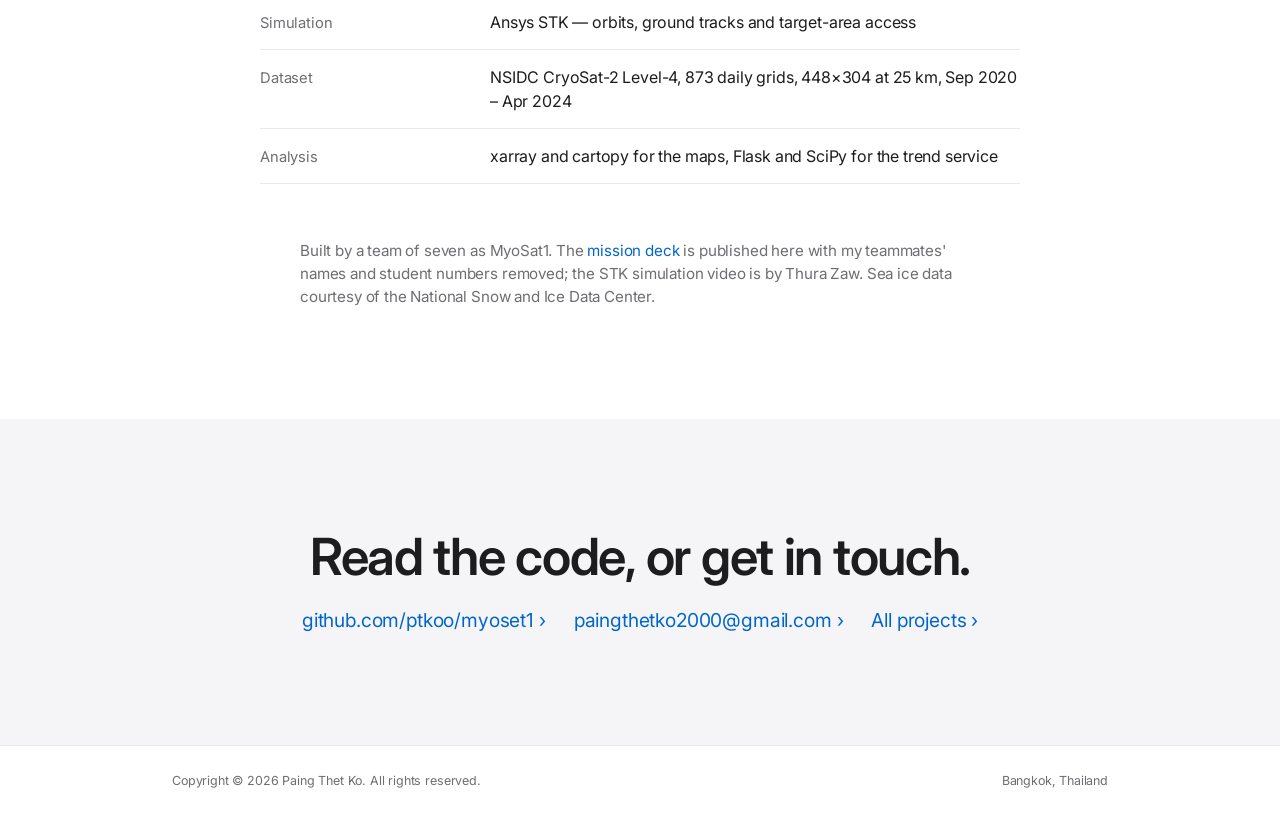
<file: projects/cubesat-orbit-design/index.html>
<!DOCTYPE html>
<html lang="en">
<head>
<meta charset="utf-8">
<meta name="viewport" content="width=device-width,initial-scale=1">
<title>MyoSat1 Orbit Design · Paing Thet Ko</title>
<meta name="description" content="A 3U CubeSat constellation designed in STK to watch polar sea ice: a Walker Delta of twenty observers, a sun-synchronous relay, and a data pipeline over four years of CryoSat-2 retrievals.">
<link rel="canonical" href="https://ptkoo.github.io/projects/cubesat-orbit-design/">
<meta property="og:title" content="MyoSat1 Orbit Design">
<meta property="og:description" content="Twenty CubeSats, ten planes, and four years of sea ice data.">
<meta property="og:type" content="article">
<meta property="og:url" content="https://ptkoo.github.io/projects/cubesat-orbit-design/">
<meta property="og:image" content="https://ptkoo.github.io/projects/cubesat-orbit-design/media/og.jpg">
<meta name="twitter:card" content="summary_large_image">
<link rel="icon" href="data:image/svg+xml,%3Csvg%20xmlns='http://www.w3.org/2000/svg'%20viewBox='0%200%2032%2032'%3E%3Crect%20width='32'%20height='32'%20rx='8'%20fill='%231d1d1f'/%3E%3Ccircle%20cx='16'%20cy='4.5'%20r='1.6'%20fill='%23fff'/%3E%3Crect%20x='15.2'%20y='5.5'%20width='1.6'%20height='3.5'%20fill='%23fff'/%3E%3Crect%20x='7'%20y='9'%20width='18'%20height='15'%20rx='4.5'%20fill='%23fff'/%3E%3Crect%20x='3.5'%20y='13.5'%20width='2.6'%20height='6'%20rx='1.3'%20fill='%23fff'/%3E%3Crect%20x='25.9'%20y='13.5'%20width='2.6'%20height='6'%20rx='1.3'%20fill='%23fff'/%3E%3Ccircle%20cx='12.5'%20cy='15.5'%20r='2.1'%20fill='%231d1d1f'/%3E%3Ccircle%20cx='19.5'%20cy='15.5'%20r='2.1'%20fill='%231d1d1f'/%3E%3Crect%20x='12'%20y='19.6'%20width='8'%20height='1.7'%20rx='.85'%20fill='%231d1d1f'/%3E%3C/svg%3E">
<link rel="preconnect" href="https://fonts.googleapis.com">
<link rel="preconnect" href="https://fonts.gstatic.com" crossorigin>
<link href="https://fonts.googleapis.com/css2?family=Inter:wght@400;500;600;700&display=swap" rel="stylesheet">
<link rel="stylesheet" href="../../style.css">
</head>
<body>

<nav class="nav">
  <div class="wrap">
    <a class="brand" href="../../">Paing Thet Ko</a>
    <ul>
      <li><a href="../../#featured">Featured</a></li>
      <li><a href="../../#experience">Experience</a></li>
      <li><a href="../../#projects">Projects</a></li>
      <li><a href="../../#skills">Skills</a></li>
      <li><a href="../../#education">Education</a></li>
      <li><a href="../../#contact">Contact</a></li>
    </ul>
  </div>
</nav>

<header class="hero center" id="top">
  <div class="wrap">
    <a class="crumb" href="../../#projects">Projects</a>
    <h1 class="h-title">MyoSat1 Orbit Design</h1>
    <p class="lede">A CubeSat constellation designed to watch polar ice — twenty observers in ten planes, a relay above them, and four years of real satellite data run through the pipeline it would feed.</p>
    <div class="links">
      <a href="https://github.com/ptkoo/myoset1" target="_blank" rel="noopener">Code and data on GitHub</a>
      <a href="myosat1-mission-deck.pdf" target="_blank" rel="noopener">Read the mission deck</a>
      <a href="https://youtu.be/HsZAjDuPyqI" target="_blank" rel="noopener">STK simulation</a>
    </div>
    <div class="meta">
      <span>Mission design study</span>
      <span>Ansys STK · Python · Flask</span>
      <span>2025</span>
    </div>
    <div class="shot">
      <img src="media/constellation.webp" width="1300" height="535" fetchpriority="high" decoding="async" alt="An STK 3D view of Earth with twenty CubeSat orbit tracks arching over the pole, the Antarctic target area highlighted in magenta and the mother CubeSat marked above">
    </div>
    <div class="after"></div>
  </div>
</header>

<section class="band">
  <div class="wrap">
    <div class="stats">
      <div class="stat reveal"><b>20</b><span>CubeSats in 10 planes</span></div>
      <div class="stat reveal"><b>97.8°</b><span>inclination, near-polar</span></div>
      <div class="stat reveal"><b>160 km</b><span>imaging swath</span></div>
      <div class="stat reveal"><b>873</b><span>days of CryoSat-2 data</span></div>
    </div>
    <div class="prose reveal" style="margin-top:64px">
      <p>Most of the interesting questions in a small-satellite mission are decided before anything is built. How many spacecraft, in how many planes, at what inclination, carrying what sensor, revisiting how often — and can a 3U CubeSat actually carry the instrument the science needs?</p>
      <p>This study answers those for a polar ice mission, then does something the answer sheet does not require: it takes <b>four years of real CryoSat-2 retrievals</b> and builds the analysis pipeline the constellation would exist to feed.</p>
    </div>
  </div>
</section>

<section>
  <div class="wrap">
    <div class="center">
      <h2 class="h-l reveal">Choosing the indicator.</h2>
      <p class="sub reveal">Ice answers quickly, and it answers in a place nothing else looks.</p>
    </div>
    <div class="prose block first reveal" style="margin-top:56px">
      <p>Ice responds to temperature over seasons rather than decades, so a satellite can actually watch it change. It is also awkward to observe: the Arctic covers roughly 20 million km² and the Antarctic 14 million, at latitudes a low-inclination orbit barely touches, through months of darkness and cloud. That geography sets every orbit decision that follows.</p>
    </div>
  </div>
</section>

<section class="band">
  <div class="wrap">
    <div class="center">
      <h2 class="h-l reveal">The constellation.</h2>
      <p class="sub reveal">Twenty observers, and one satellite whose job is listening.</p>
    </div>

    <div class="prose block first reveal" style="margin-top:56px">
      <p>The geometry is a <b>Walker Delta</b>, written <code>20/10/1</code>: twenty satellites spread evenly across ten orbital planes, with a phasing offset of one between neighbouring planes. Walker patterns exist because the alternative — placing satellites by hand — does not scale, and because even spacing in both plane and phase is what turns a collection of spacecraft into continuous coverage.</p>
      <p>Each observer is a 3U CubeSat in a near-circular <b>500 km</b> orbit at <b>97.8°</b> inclination, which is retrograde and very nearly polar — the inclination that both carries the ground track over the ice and makes the orbit sun-synchronous, so every pass sees the same local solar time.</p>
      <figure>
        <img src="media/constellation.webp" width="1300" height="535" loading="lazy" decoding="async" alt="The STK scene showing the ten orbital planes crossing over the pole and the Antarctic target region highlighted">
        <figcaption>The constellation in STK, with the Antarctic target area picked out in magenta.</figcaption>
      </figure>
      <p>Above them sits a <b>mother CubeSat</b> in a sun-synchronous orbit at 700 km, and its role is the one that makes the architecture work. Twenty small spacecraft each downlinking raw imagery would spend their power budget on radio and their passes on ground-station geometry. Instead the observers relay to the mother, which aggregates, pre-processes and prioritises before anything reaches the ground.</p>
    </div>
  </div>
</section>

<section>
  <div class="wrap">
    <div class="center">
      <h2 class="h-l reveal">Fitting the instrument.</h2>
      <p class="sub reveal">A 3U chassis is three litres and a power budget.</p>
    </div>

    <div class="prose block first reveal" style="margin-top:56px">
      <p>The imager is a <b>Gecko</b>, chosen because it fits in <b>1U</b> and leaves the other two for bus, power and radio. Its 20° field of view gives a <b>160 km swath from 500 km</b> — wide enough to cross a useful slice of the Arctic in a single pass, narrow enough to keep ground resolution meaningful. Field of view, altitude, swath and revisit time are one coupled decision, and this is the trade that sets the rest.</p>
      <p>Optical imaging fails at the poles through polar night and cloud, so the study also sizes <b>synthetic aperture radar</b>, which brings its own illumination. X-band buys resolution, C-band trades some of it for coverage and penetration; both are demonstrated on 3U platforms.</p>
    </div>

    <div class="prose block reveal">
      <div class="eyebrow">Onboard</div>
      <h3>Deciding what is worth downlinking.</h3>
      <p>Downlink, not storage, is the binding constraint. An image of solid cloud costs exactly as much to transmit as a clear view of an ice margin and is worth nothing, so the mother CubeSat runs <b>cloud detection and image-quality scoring</b> before deciding what to send. The model is trained on Landsat 8 surface reflectance, where each scene already carries a cloud score — a way to build the training set from an existing mission rather than waiting for your own to fly.</p>
    </div>
  </div>
</section>

<section class="band">
  <div class="wrap">
    <div class="center">
      <h2 class="h-l reveal">The data it would feed.</h2>
      <p class="sub reveal">Built on an existing mission, so the pipeline is real.</p>
    </div>

    <div class="prose block first reveal" style="margin-top:56px">
      <p>Rather than stop at the design, the project pulls <b>873 daily sea-ice thickness grids</b> from the NSIDC CryoSat-2 Level-4 product, covering September 2020 to April 2024. Each file is a 448×304 polar stereographic grid at 25 km resolution, carrying thickness, freeboard, snow depth and ice concentration.</p>
      <p>Each day is masked for the fill values and rendered onto an orthographic projection of the Arctic. Put the first and last day of a winter beside each other and the season is obvious — a thin patch north of Canada in October becomes a basin-wide sheet by the end of April.</p>
      <figure>
        <img src="media/icemaps.webp" width="1500" height="746" loading="lazy" decoding="async" alt="Two Arctic maps of sea ice thickness, October 2020 showing a small thin patch and April 2021 showing thick ice across the whole basin">
        <figcaption>One winter, from the same pipeline: 1 October 2020 and 30 April 2021.</figcaption>
      </figure>
      <p>A Flask service sits on top of it. Ask for a date range and it opens every matching grid, masks the invalid cells, reduces each day to a mean thickness, fits a least-squares line through the series, and returns the observations and the trend as JSON for a browser front end to plot.</p>
      <figure>
        <img src="media/seasons.webp" width="1500" height="902" loading="lazy" decoding="async" alt="Four plots of mean Arctic sea ice thickness across the winters of 2021, 2022, 2023 and 2024, each rising from about 1.4 m in October to around 2 m by April">
        <figcaption>Four winters, each from October to April. Every one of them climbs.</figcaption>
      </figure>
    </div>
  </div>
</section>

<section>
  <div class="wrap">
    <div class="center"><h2 class="h-l reveal">Mission summary.</h2></div>
    <dl class="spec reveal">
      <div class="row"><dt>Target</dt><dd>Arctic and Antarctic ice — extent, thickness and volume</dd></div>
      <div class="row"><dt>Constellation</dt><dd>Walker Delta <code>20/10/1</code> — 20 satellites, 10 planes, phasing 1</dd></div>
      <div class="row"><dt>Observers</dt><dd>3U CubeSats, 500&nbsp;km circular, 97.8° inclination, e = 0, RAAN 0</dd></div>
      <div class="row"><dt>Relay</dt><dd>Mother CubeSat in sun-synchronous orbit at 700&nbsp;km, same inclination</dd></div>
      <div class="row"><dt>Imager</dt><dd>Gecko, 1U, 20° field of view, 160&nbsp;km swath at 500&nbsp;km</dd></div>
      <div class="row"><dt>Radar</dt><dd>X-band (8–12&nbsp;GHz) and C-band (4–8&nbsp;GHz) SAR both sized for 3U</dd></div>
      <div class="row"><dt>Onboard</dt><dd>Cloud detection and image quality scoring, trained on Landsat 8 surface reflectance</dd></div>
      <div class="row"><dt>Simulation</dt><dd>Ansys STK — orbits, ground tracks and target-area access</dd></div>
      <div class="row"><dt>Dataset</dt><dd>NSIDC CryoSat-2 Level-4, 873 daily grids, 448×304 at 25&nbsp;km, Sep 2020 – Apr 2024</dd></div>
      <div class="row"><dt>Analysis</dt><dd>xarray and cartopy for the maps, Flask and SciPy for the trend service</dd></div>
    </dl>
    <div class="prose reveal" style="margin-top:56px">
      <p style="font-size:.95rem">Built by a team of seven as MyoSat1. The <a href="myosat1-mission-deck.pdf" target="_blank" rel="noopener" style="color:var(--blue)">mission deck</a> is published here with my teammates' names and student numbers removed; the STK simulation video is by Thura Zaw. Sea ice data courtesy of the National Snow and Ice Data Center.</p>
    </div>
  </div>
</section>

<section class="band center contact">
  <div class="wrap">
    <h2 class="h-l reveal">Read the code, or get in touch.</h2>
    <div class="links reveal">
      <a href="https://github.com/ptkoo/myoset1" target="_blank" rel="noopener">github.com/ptkoo/myoset1</a>
      <a href="mailto:paingthetko2000@gmail.com">paingthetko2000@gmail.com</a>
      <a href="../../#projects">All projects</a>
    </div>
  </div>
</section>

<footer>
  <div class="wrap">
    <span>Copyright © <span id="year"></span> Paing Thet Ko. All rights reserved.</span>
    <span>Bangkok, Thailand</span>
  </div>
</footer>

<script src="../../main.js" defer></script>
</body>
</html>
</file>
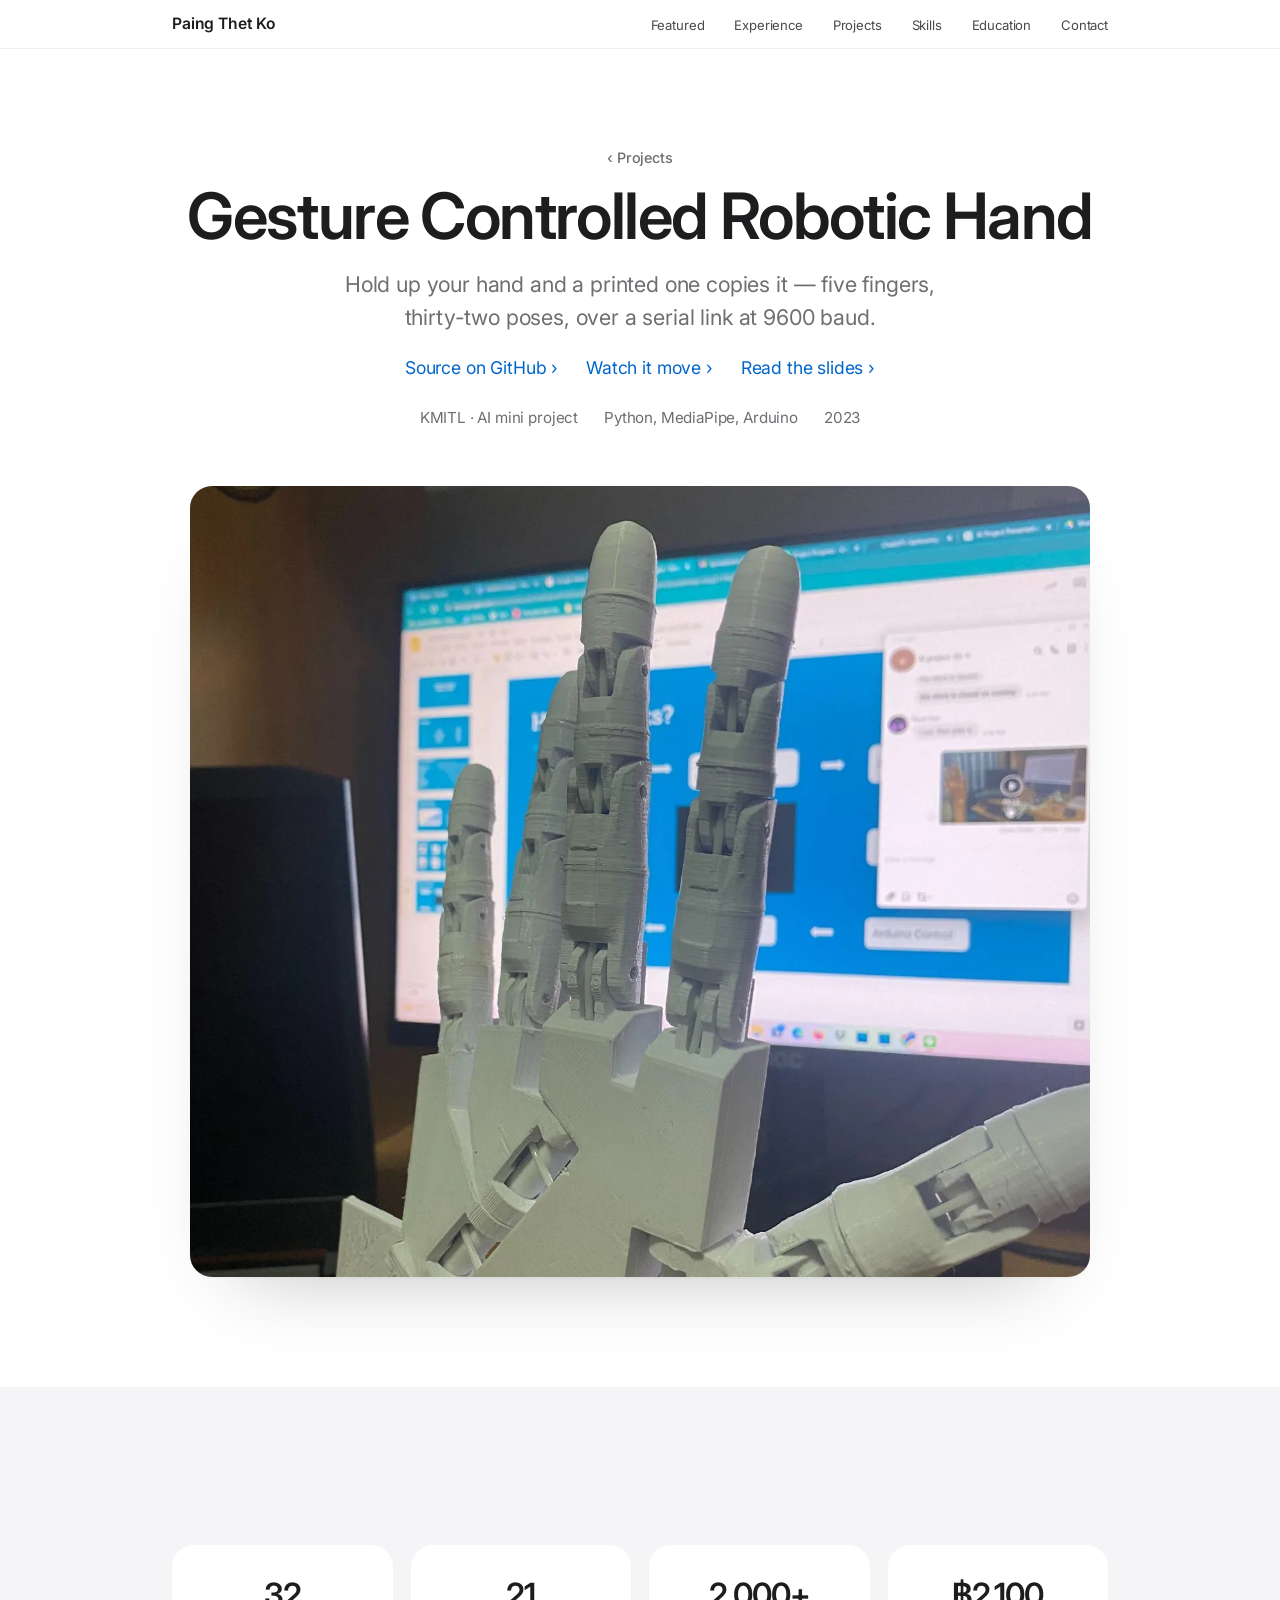
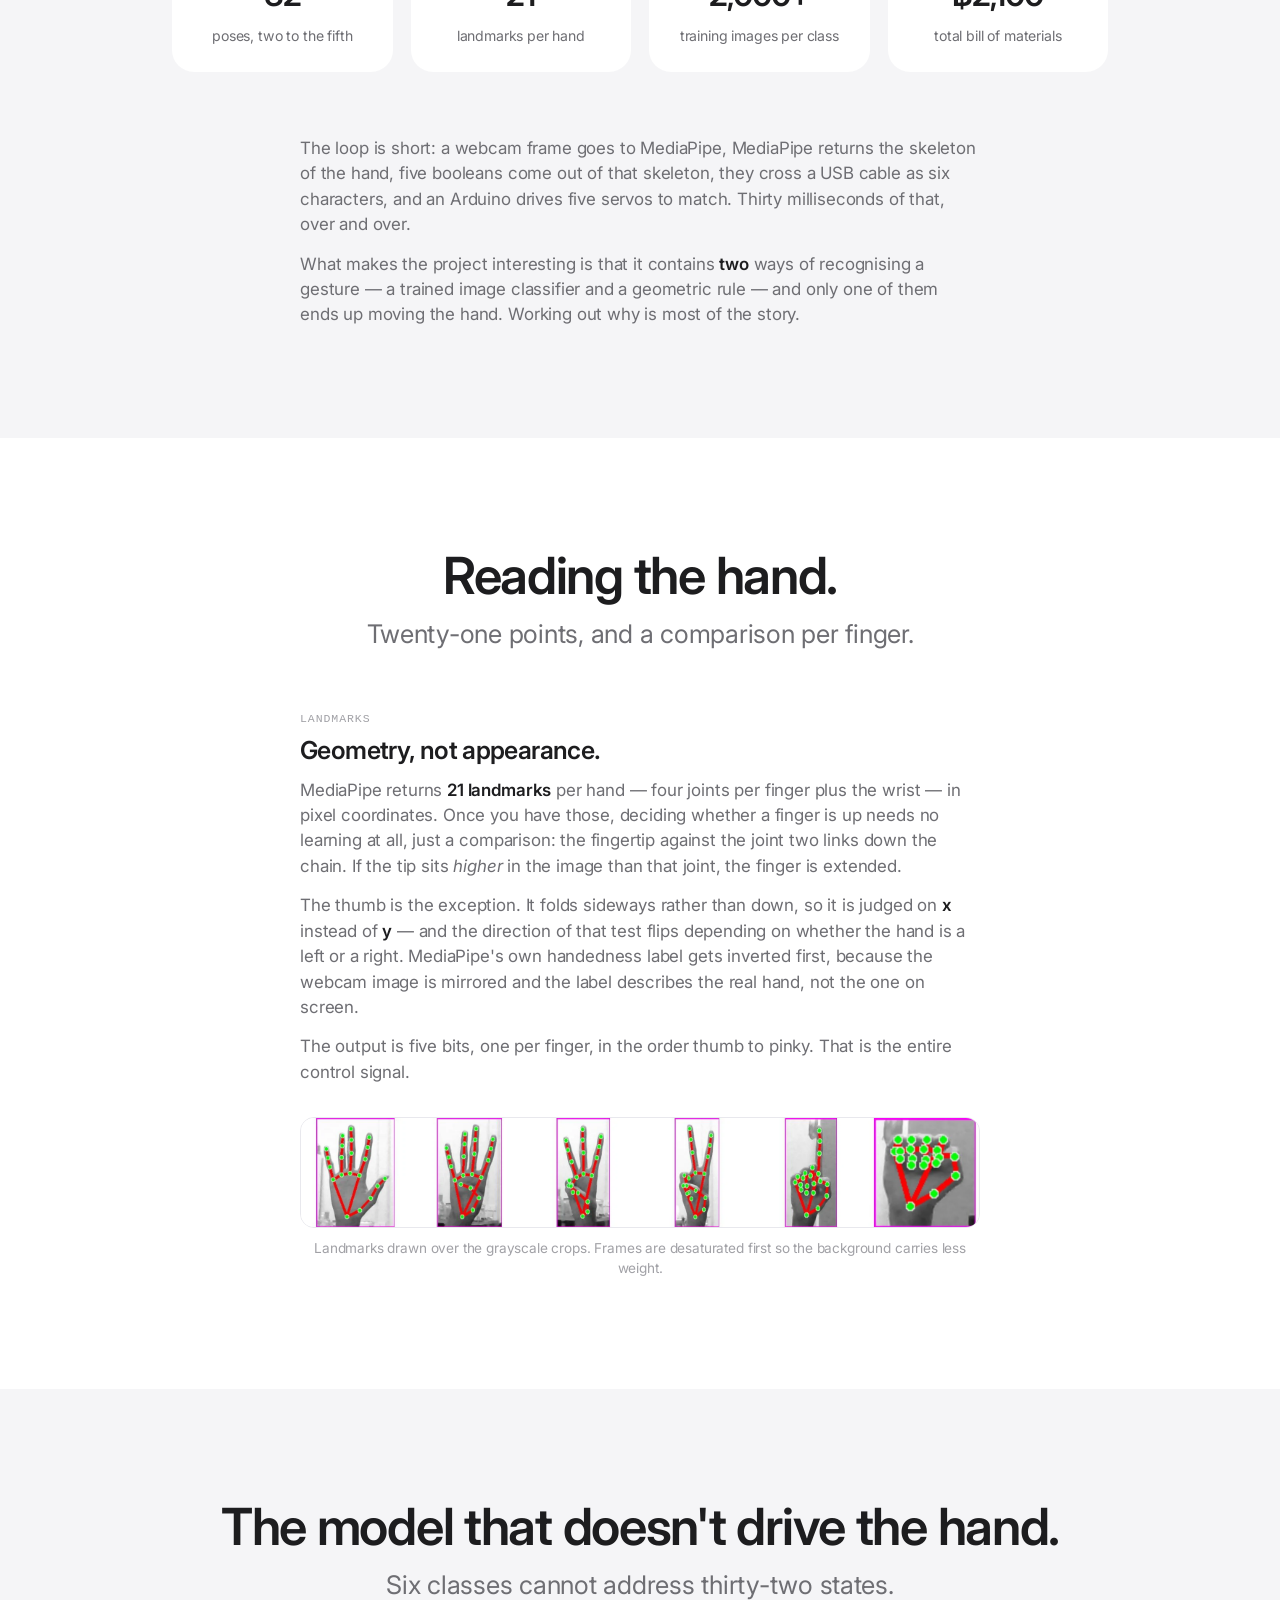
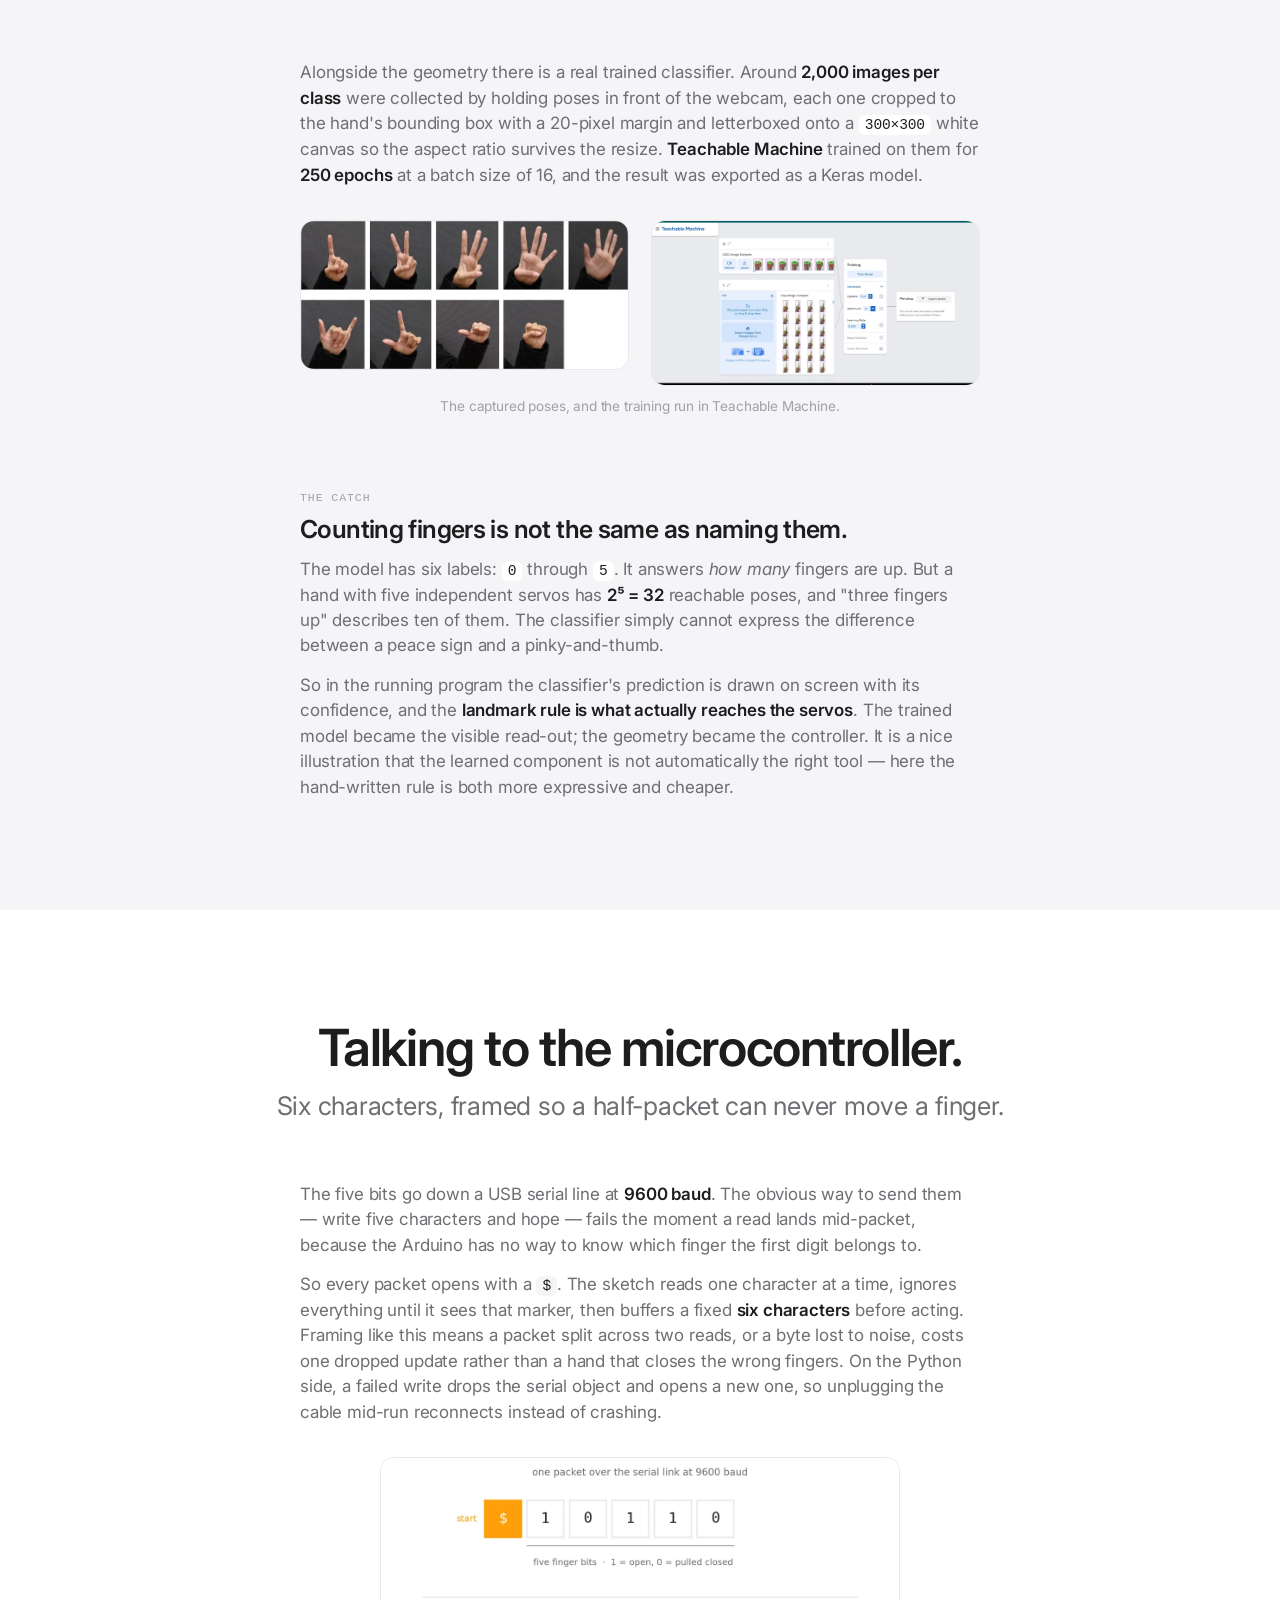
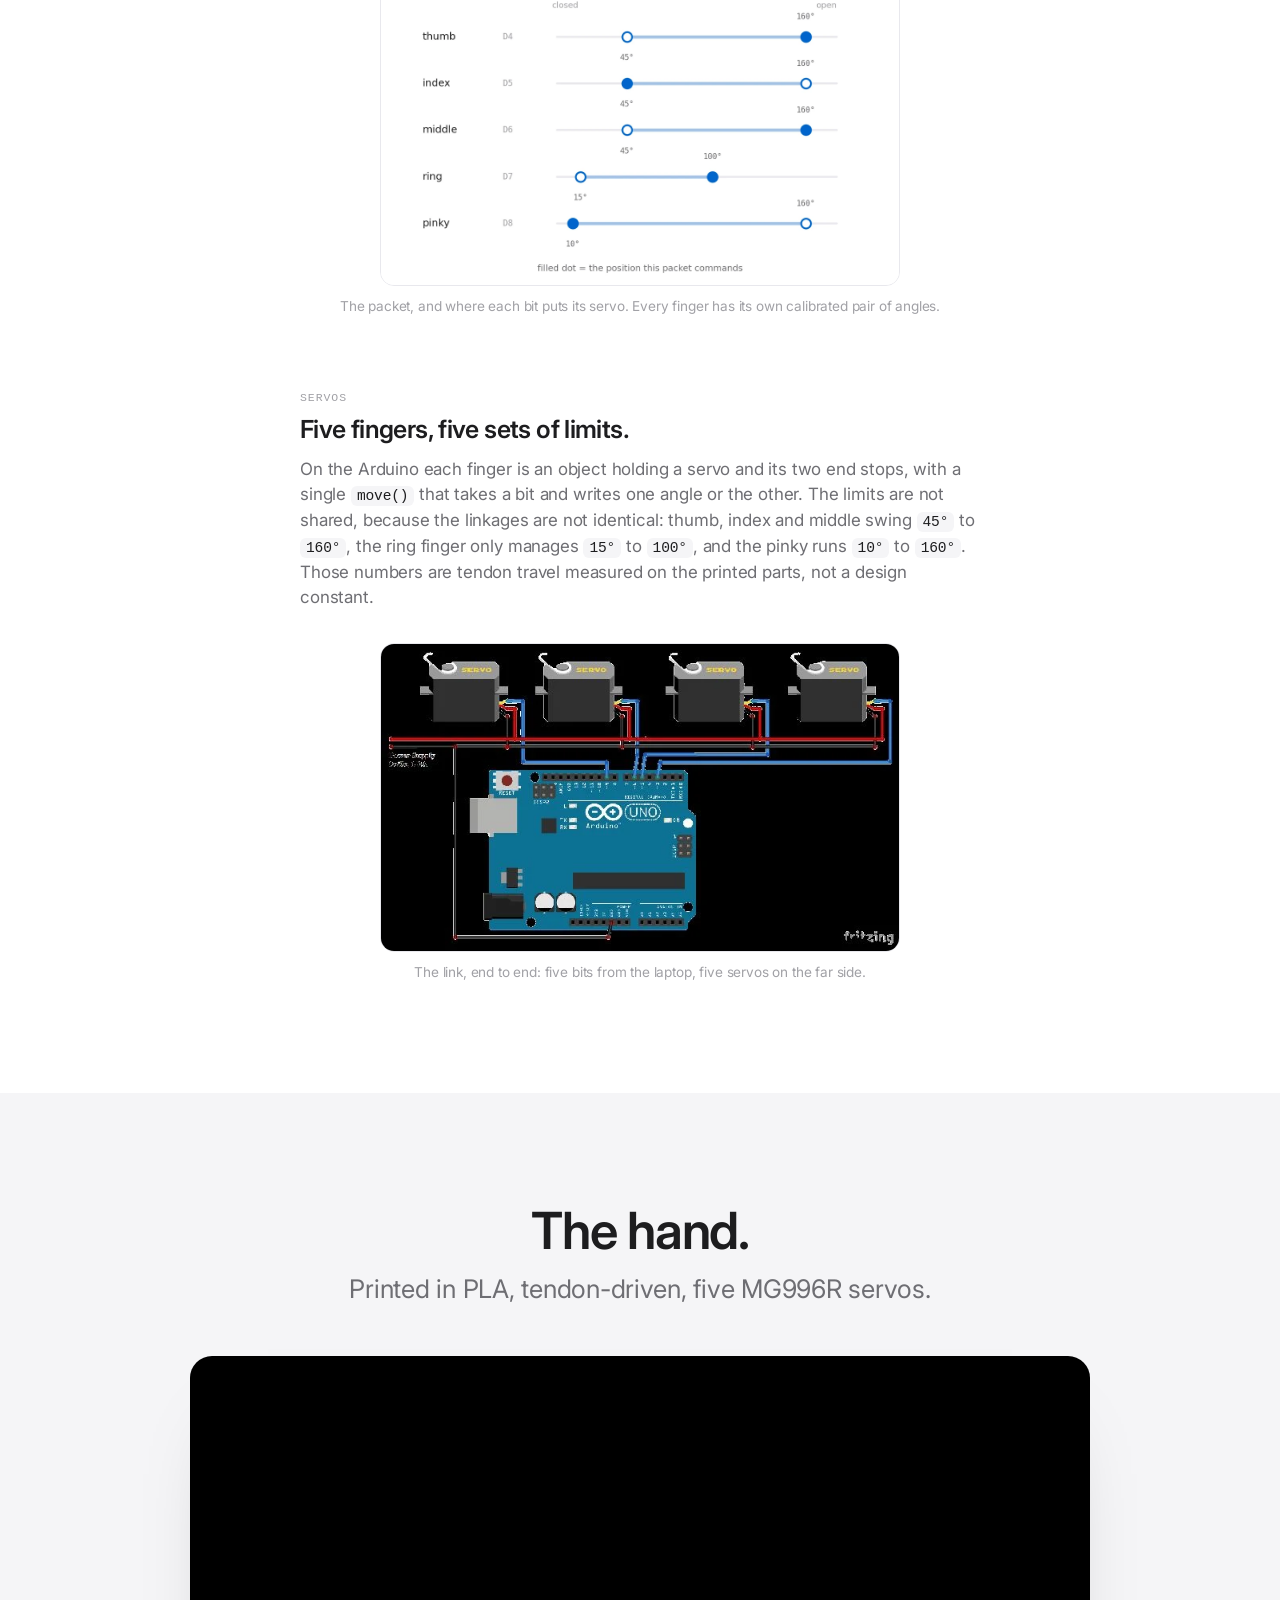
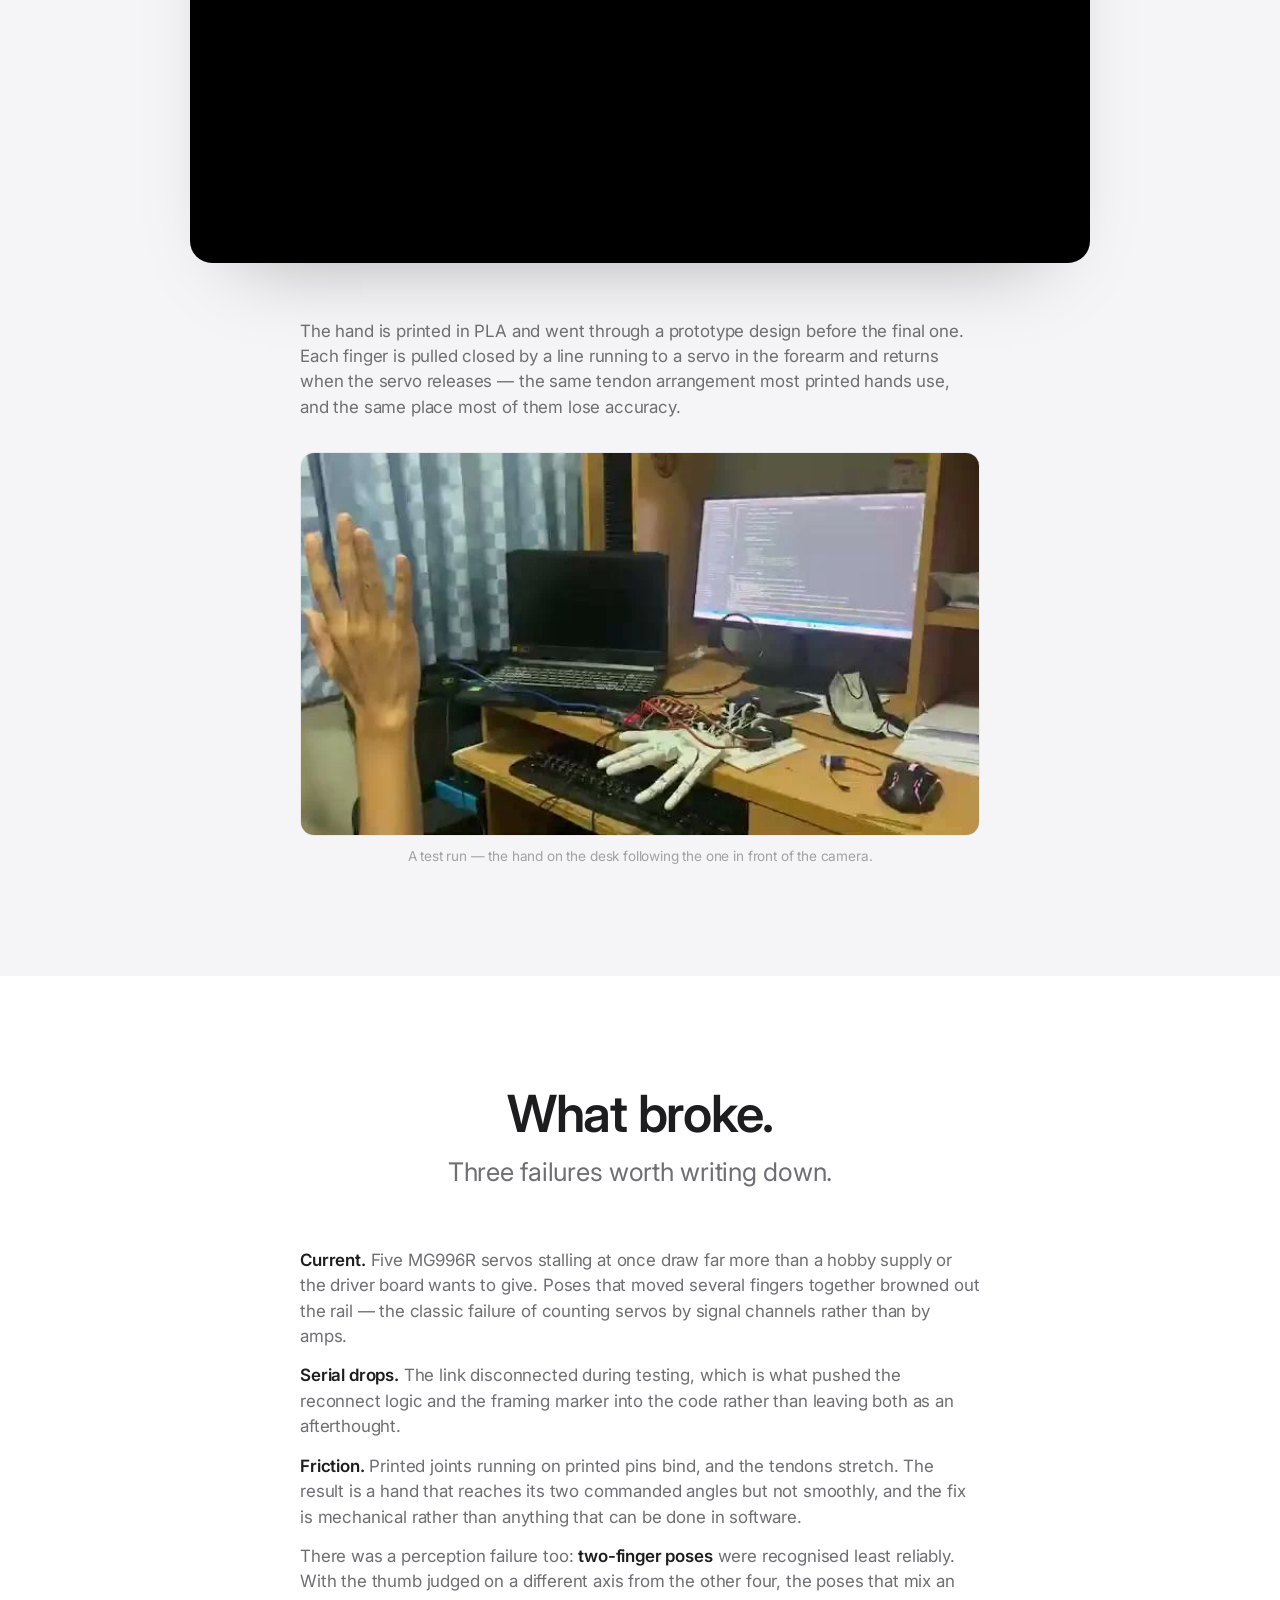
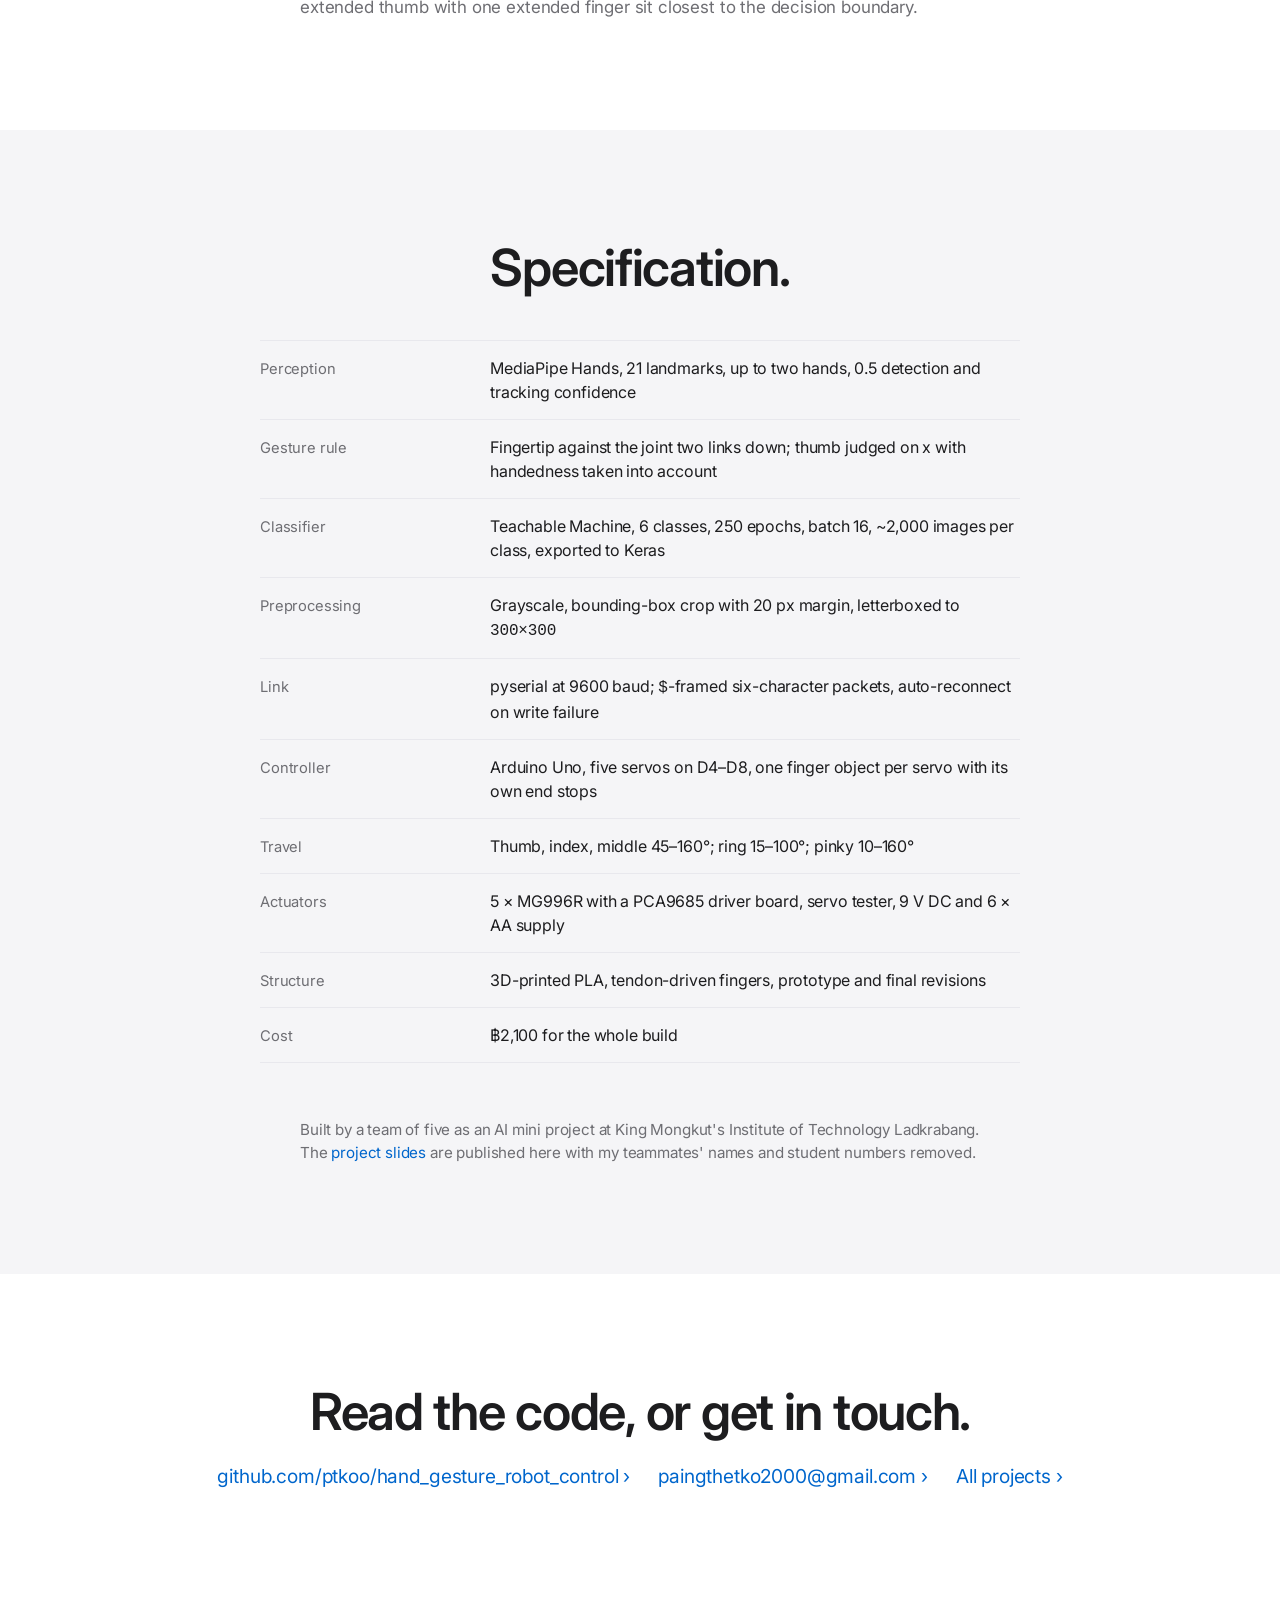
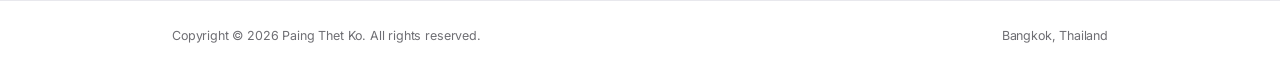
<file: projects/gesture-controlled-hand/index.html>
<!DOCTYPE html>
<html lang="en">
<head>
<meta charset="utf-8">
<meta name="viewport" content="width=device-width,initial-scale=1">
<title>Gesture Controlled Robotic Hand · Paing Thet Ko</title>
<meta name="description" content="A 3D-printed robotic hand that copies yours: MediaPipe landmarks read which fingers are up, and five servos follow over a serial link.">
<link rel="canonical" href="https://ptkoo.github.io/projects/gesture-controlled-hand/">
<meta property="og:title" content="Gesture Controlled Robotic Hand">
<meta property="og:description" content="A webcam reads your fingers; five servos copy them.">
<meta property="og:type" content="article">
<meta property="og:url" content="https://ptkoo.github.io/projects/gesture-controlled-hand/">
<meta property="og:image" content="https://ptkoo.github.io/projects/gesture-controlled-hand/media/og.jpg">
<meta name="twitter:card" content="summary_large_image">
<link rel="icon" href="data:image/svg+xml,%3Csvg%20xmlns='http://www.w3.org/2000/svg'%20viewBox='0%200%2032%2032'%3E%3Crect%20width='32'%20height='32'%20rx='8'%20fill='%231d1d1f'/%3E%3Ccircle%20cx='16'%20cy='4.5'%20r='1.6'%20fill='%23fff'/%3E%3Crect%20x='15.2'%20y='5.5'%20width='1.6'%20height='3.5'%20fill='%23fff'/%3E%3Crect%20x='7'%20y='9'%20width='18'%20height='15'%20rx='4.5'%20fill='%23fff'/%3E%3Crect%20x='3.5'%20y='13.5'%20width='2.6'%20height='6'%20rx='1.3'%20fill='%23fff'/%3E%3Crect%20x='25.9'%20y='13.5'%20width='2.6'%20height='6'%20rx='1.3'%20fill='%23fff'/%3E%3Ccircle%20cx='12.5'%20cy='15.5'%20r='2.1'%20fill='%231d1d1f'/%3E%3Ccircle%20cx='19.5'%20cy='15.5'%20r='2.1'%20fill='%231d1d1f'/%3E%3Crect%20x='12'%20y='19.6'%20width='8'%20height='1.7'%20rx='.85'%20fill='%231d1d1f'/%3E%3C/svg%3E">
<link rel="preconnect" href="https://fonts.googleapis.com">
<link rel="preconnect" href="https://fonts.gstatic.com" crossorigin>
<link href="https://fonts.googleapis.com/css2?family=Inter:wght@400;500;600;700&display=swap" rel="stylesheet">
<link rel="stylesheet" href="../../style.css">
</head>
<body>

<nav class="nav">
  <div class="wrap">
    <a class="brand" href="../../">Paing Thet Ko</a>
    <ul>
      <li><a href="../../#featured">Featured</a></li>
      <li><a href="../../#experience">Experience</a></li>
      <li><a href="../../#projects">Projects</a></li>
      <li><a href="../../#skills">Skills</a></li>
      <li><a href="../../#education">Education</a></li>
      <li><a href="../../#contact">Contact</a></li>
    </ul>
  </div>
</nav>

<header class="hero center" id="top">
  <div class="wrap">
    <a class="crumb" href="../../#projects">Projects</a>
    <h1 class="h-title">Gesture Controlled Robotic Hand</h1>
    <p class="lede">Hold up your hand and a printed one copies it — five fingers, thirty-two poses, over a serial link at 9600 baud.</p>
    <div class="links">
      <a href="https://github.com/ptkoo/hand_gesture_robot_control" target="_blank" rel="noopener">Source on GitHub</a>
      <a href="#hand">Watch it move</a>
      <a href="gesture-controlled-hand-slides.pdf" target="_blank" rel="noopener">Read the slides</a>
    </div>
    <div class="meta">
      <span>KMITL · AI mini project</span>
      <span>Python, MediaPipe, Arduino</span>
      <span>2023</span>
    </div>
    <div class="shot">
      <img src="media/hand.webp" width="1400" height="1231" fetchpriority="high" decoding="async" alt="The 3D-printed robotic hand held up in front of a monitor, fingers extended, servo cables running from the wrist">
    </div>
    <div class="after"></div>
  </div>
</header>

<section class="band">
  <div class="wrap">
    <div class="stats">
      <div class="stat reveal"><b>32</b><span>poses, two to the fifth</span></div>
      <div class="stat reveal"><b>21</b><span>landmarks per hand</span></div>
      <div class="stat reveal"><b>2,000+</b><span>training images per class</span></div>
      <div class="stat reveal"><b>฿2,100</b><span>total bill of materials</span></div>
    </div>
    <div class="prose reveal" style="margin-top:64px">
      <p>The loop is short: a webcam frame goes to MediaPipe, MediaPipe returns the skeleton of the hand, five booleans come out of that skeleton, they cross a USB cable as six characters, and an Arduino drives five servos to match. Thirty milliseconds of that, over and over.</p>
      <p>What makes the project interesting is that it contains <b>two</b> ways of recognising a gesture — a trained image classifier and a geometric rule — and only one of them ends up moving the hand. Working out why is most of the story.</p>
    </div>
  </div>
</section>

<section>
  <div class="wrap">
    <div class="center">
      <h2 class="h-l reveal">Reading the hand.</h2>
      <p class="sub reveal">Twenty-one points, and a comparison per finger.</p>
    </div>

    <div class="prose block first reveal" style="margin-top:56px">
      <div class="eyebrow">Landmarks</div>
      <h3>Geometry, not appearance.</h3>
      <p>MediaPipe returns <b>21 landmarks</b> per hand — four joints per finger plus the wrist — in pixel coordinates. Once you have those, deciding whether a finger is up needs no learning at all, just a comparison: the fingertip against the joint two links down the chain. If the tip sits <em>higher</em> in the image than that joint, the finger is extended.</p>
      <p>The thumb is the exception. It folds sideways rather than down, so it is judged on <b>x</b> instead of <b>y</b> — and the direction of that test flips depending on whether the hand is a left or a right. MediaPipe's own handedness label gets inverted first, because the webcam image is mirrored and the label describes the real hand, not the one on screen.</p>
      <p>The output is five bits, one per finger, in the order thumb to pinky. That is the entire control signal.</p>
      <figure>
        <img src="media/dataset.webp" width="1870" height="300" loading="lazy" decoding="async" alt="Six grayscale hand crops in a row, each overlaid with the red skeleton and green joint markers of MediaPipe's landmark model, showing zero to five fingers raised">
        <figcaption>Landmarks drawn over the grayscale crops. Frames are desaturated first so the background carries less weight.</figcaption>
      </figure>
    </div>
  </div>
</section>

<section class="band">
  <div class="wrap">
    <div class="center">
      <h2 class="h-l reveal">The model that doesn't drive the hand.</h2>
      <p class="sub reveal">Six classes cannot address thirty-two states.</p>
    </div>

    <div class="prose block first reveal" style="margin-top:56px">
      <p>Alongside the geometry there is a real trained classifier. Around <b>2,000 images per class</b> were collected by holding poses in front of the webcam, each one cropped to the hand's bounding box with a 20-pixel margin and letterboxed onto a <code>300×300</code> white canvas so the aspect ratio survives the resize. <b>Teachable Machine</b> trained on them for <b>250 epochs</b> at a batch size of 16, and the result was exported as a Keras model.</p>
      <figure>
        <div class="figs">
          <img src="media/gestures.webp" width="1500" height="681" loading="lazy" decoding="async" alt="A grid of nine photographed hand poses against a dark background, from one finger raised to a closed fist">
          <img src="media/training.webp" width="1500" height="754" loading="lazy" decoding="async" alt="The Teachable Machine interface showing two classes with around two thousand image samples each and training settings of 250 epochs, batch size 16, learning rate 0.001">
        </div>
        <figcaption>The captured poses, and the training run in Teachable Machine.</figcaption>
      </figure>
    </div>

    <div class="prose block reveal">
      <div class="eyebrow">The catch</div>
      <h3>Counting fingers is not the same as naming them.</h3>
      <p>The model has six labels: <code>0</code> through <code>5</code>. It answers <em>how many</em> fingers are up. But a hand with five independent servos has <b>2⁵ = 32</b> reachable poses, and "three fingers up" describes ten of them. The classifier simply cannot express the difference between a peace sign and a pinky-and-thumb.</p>
      <p>So in the running program the classifier's prediction is drawn on screen with its confidence, and the <b>landmark rule is what actually reaches the servos</b>. The trained model became the visible read-out; the geometry became the controller. It is a nice illustration that the learned component is not automatically the right tool — here the hand-written rule is both more expressive and cheaper.</p>
    </div>
  </div>
</section>

<section>
  <div class="wrap">
    <div class="center">
      <h2 class="h-l reveal">Talking to the microcontroller.</h2>
      <p class="sub reveal">Six characters, framed so a half-packet can never move a finger.</p>
    </div>

    <div class="prose block first reveal" style="margin-top:56px">
      <p>The five bits go down a USB serial line at <b>9600 baud</b>. The obvious way to send them — write five characters and hope — fails the moment a read lands mid-packet, because the Arduino has no way to know which finger the first digit belongs to.</p>
      <p>So every packet opens with a <code>$</code>. The sketch reads one character at a time, ignores everything until it sees that marker, then buffers a fixed <b>six characters</b> before acting. Framing like this means a packet split across two reads, or a byte lost to noise, costs one dropped update rather than a hand that closes the wrong fingers. On the Python side, a failed write drops the serial object and opens a new one, so unplugging the cable mid-run reconnects instead of crashing.</p>
      <figure>
        <img src="media/protocol.webp" width="1200" height="989" loading="lazy" decoding="async" alt="Diagram of the serial packet: a dollar sign start marker followed by five binary digits, and below it the five fingers with their pins and servo angle ranges, marking which position each bit commands" style="max-width:520px;margin:0 auto">
        <figcaption>The packet, and where each bit puts its servo. Every finger has its own calibrated pair of angles.</figcaption>
      </figure>
    </div>

    <div class="prose block reveal">
      <div class="eyebrow">Servos</div>
      <h3>Five fingers, five sets of limits.</h3>
      <p>On the Arduino each finger is an object holding a servo and its two end stops, with a single <code>move()</code> that takes a bit and writes one angle or the other. The limits are not shared, because the linkages are not identical: thumb, index and middle swing <code>45°</code> to <code>160°</code>, the ring finger only manages <code>15°</code> to <code>100°</code>, and the pinky runs <code>10°</code> to <code>160°</code>. Those numbers are tendon travel measured on the printed parts, not a design constant.</p>
      <figure>
        <img src="media/circuit.webp" width="648" height="385" loading="lazy" decoding="async" alt="Wiring diagram showing a computer sending a digit string to an Arduino Uno, which drives four servo motors" style="max-width:520px;margin:0 auto">
        <figcaption>The link, end to end: five bits from the laptop, five servos on the far side.</figcaption>
      </figure>
    </div>
  </div>
</section>

<section class="band" id="hand">
  <div class="wrap">
    <div class="center">
      <h2 class="h-l reveal">The hand.</h2>
      <p class="sub reveal">Printed in PLA, tendon-driven, five MG996R servos.</p>
      <div class="video reveal">
        <iframe src="https://www.youtube-nocookie.com/embed/c-sOCDFXNlY" title="Gesture controlled robotic hand copying hand poses from a webcam" loading="lazy" allow="accelerometer; autoplay; clipboard-write; encrypted-media; gyroscope; picture-in-picture; web-share" referrerpolicy="strict-origin-when-cross-origin" allowfullscreen></iframe>
      </div>
    </div>
    <div class="prose block reveal" style="margin-top:56px">
      <p>The hand is printed in PLA and went through a prototype design before the final one. Each finger is pulled closed by a line running to a servo in the forearm and returns when the servo releases — the same tendon arrangement most printed hands use, and the same place most of them lose accuracy.</p>
      <figure>
        <img src="media/results.webp" width="640" height="360" loading="lazy" decoding="async" alt="The workspace during a test: a hand raised in front of the webcam on the left, the printed hand and its wiring on the desk, and the code running on the monitor behind">
        <figcaption>A test run — the hand on the desk following the one in front of the camera.</figcaption>
      </figure>
    </div>
  </div>
</section>

<section>
  <div class="wrap">
    <div class="center">
      <h2 class="h-l reveal">What broke.</h2>
      <p class="sub reveal">Three failures worth writing down.</p>
    </div>
    <div class="prose block first reveal" style="margin-top:56px">
      <p><b>Current.</b> Five MG996R servos stalling at once draw far more than a hobby supply or the driver board wants to give. Poses that moved several fingers together browned out the rail — the classic failure of counting servos by signal channels rather than by amps.</p>
      <p><b>Serial drops.</b> The link disconnected during testing, which is what pushed the reconnect logic and the framing marker into the code rather than leaving both as an afterthought.</p>
      <p><b>Friction.</b> Printed joints running on printed pins bind, and the tendons stretch. The result is a hand that reaches its two commanded angles but not smoothly, and the fix is mechanical rather than anything that can be done in software.</p>
      <p>There was a perception failure too: <b>two-finger poses</b> were recognised least reliably. With the thumb judged on a different axis from the other four, the poses that mix an extended thumb with one extended finger sit closest to the decision boundary.</p>
    </div>
  </div>
</section>

<section class="band">
  <div class="wrap">
    <div class="center"><h2 class="h-l reveal">Specification.</h2></div>
    <dl class="spec reveal">
      <div class="row"><dt>Perception</dt><dd>MediaPipe Hands, 21 landmarks, up to two hands, 0.5 detection and tracking confidence</dd></div>
      <div class="row"><dt>Gesture rule</dt><dd>Fingertip against the joint two links down; thumb judged on x with handedness taken into account</dd></div>
      <div class="row"><dt>Classifier</dt><dd>Teachable Machine, 6 classes, 250 epochs, batch 16, ~2,000 images per class, exported to Keras</dd></div>
      <div class="row"><dt>Preprocessing</dt><dd>Grayscale, bounding-box crop with 20&nbsp;px margin, letterboxed to <code>300×300</code></dd></div>
      <div class="row"><dt>Link</dt><dd>pyserial at 9600 baud; <code>$</code>-framed six-character packets, auto-reconnect on write failure</dd></div>
      <div class="row"><dt>Controller</dt><dd>Arduino Uno, five servos on D4–D8, one finger object per servo with its own end stops</dd></div>
      <div class="row"><dt>Travel</dt><dd>Thumb, index, middle 45–160°; ring 15–100°; pinky 10–160°</dd></div>
      <div class="row"><dt>Actuators</dt><dd>5 × MG996R with a PCA9685 driver board, servo tester, 9&nbsp;V DC and 6 × AA supply</dd></div>
      <div class="row"><dt>Structure</dt><dd>3D-printed PLA, tendon-driven fingers, prototype and final revisions</dd></div>
      <div class="row"><dt>Cost</dt><dd>฿2,100 for the whole build</dd></div>
    </dl>
    <div class="prose reveal" style="margin-top:56px">
      <p style="font-size:.95rem">Built by a team of five as an AI mini project at King Mongkut's Institute of Technology Ladkrabang. The <a href="gesture-controlled-hand-slides.pdf" target="_blank" rel="noopener" style="color:var(--blue)">project slides</a> are published here with my teammates' names and student numbers removed.</p>
    </div>
  </div>
</section>

<section class="center contact">
  <div class="wrap">
    <h2 class="h-l reveal">Read the code, or get in touch.</h2>
    <div class="links reveal">
      <a href="https://github.com/ptkoo/hand_gesture_robot_control" target="_blank" rel="noopener">github.com/ptkoo/hand_gesture_robot_control</a>
      <a href="mailto:paingthetko2000@gmail.com">paingthetko2000@gmail.com</a>
      <a href="../../#projects">All projects</a>
    </div>
  </div>
</section>

<footer>
  <div class="wrap">
    <span>Copyright © <span id="year"></span> Paing Thet Ko. All rights reserved.</span>
    <span>Bangkok, Thailand</span>
  </div>
</footer>

<script src="../../main.js" defer></script>
</body>
</html>
</file>
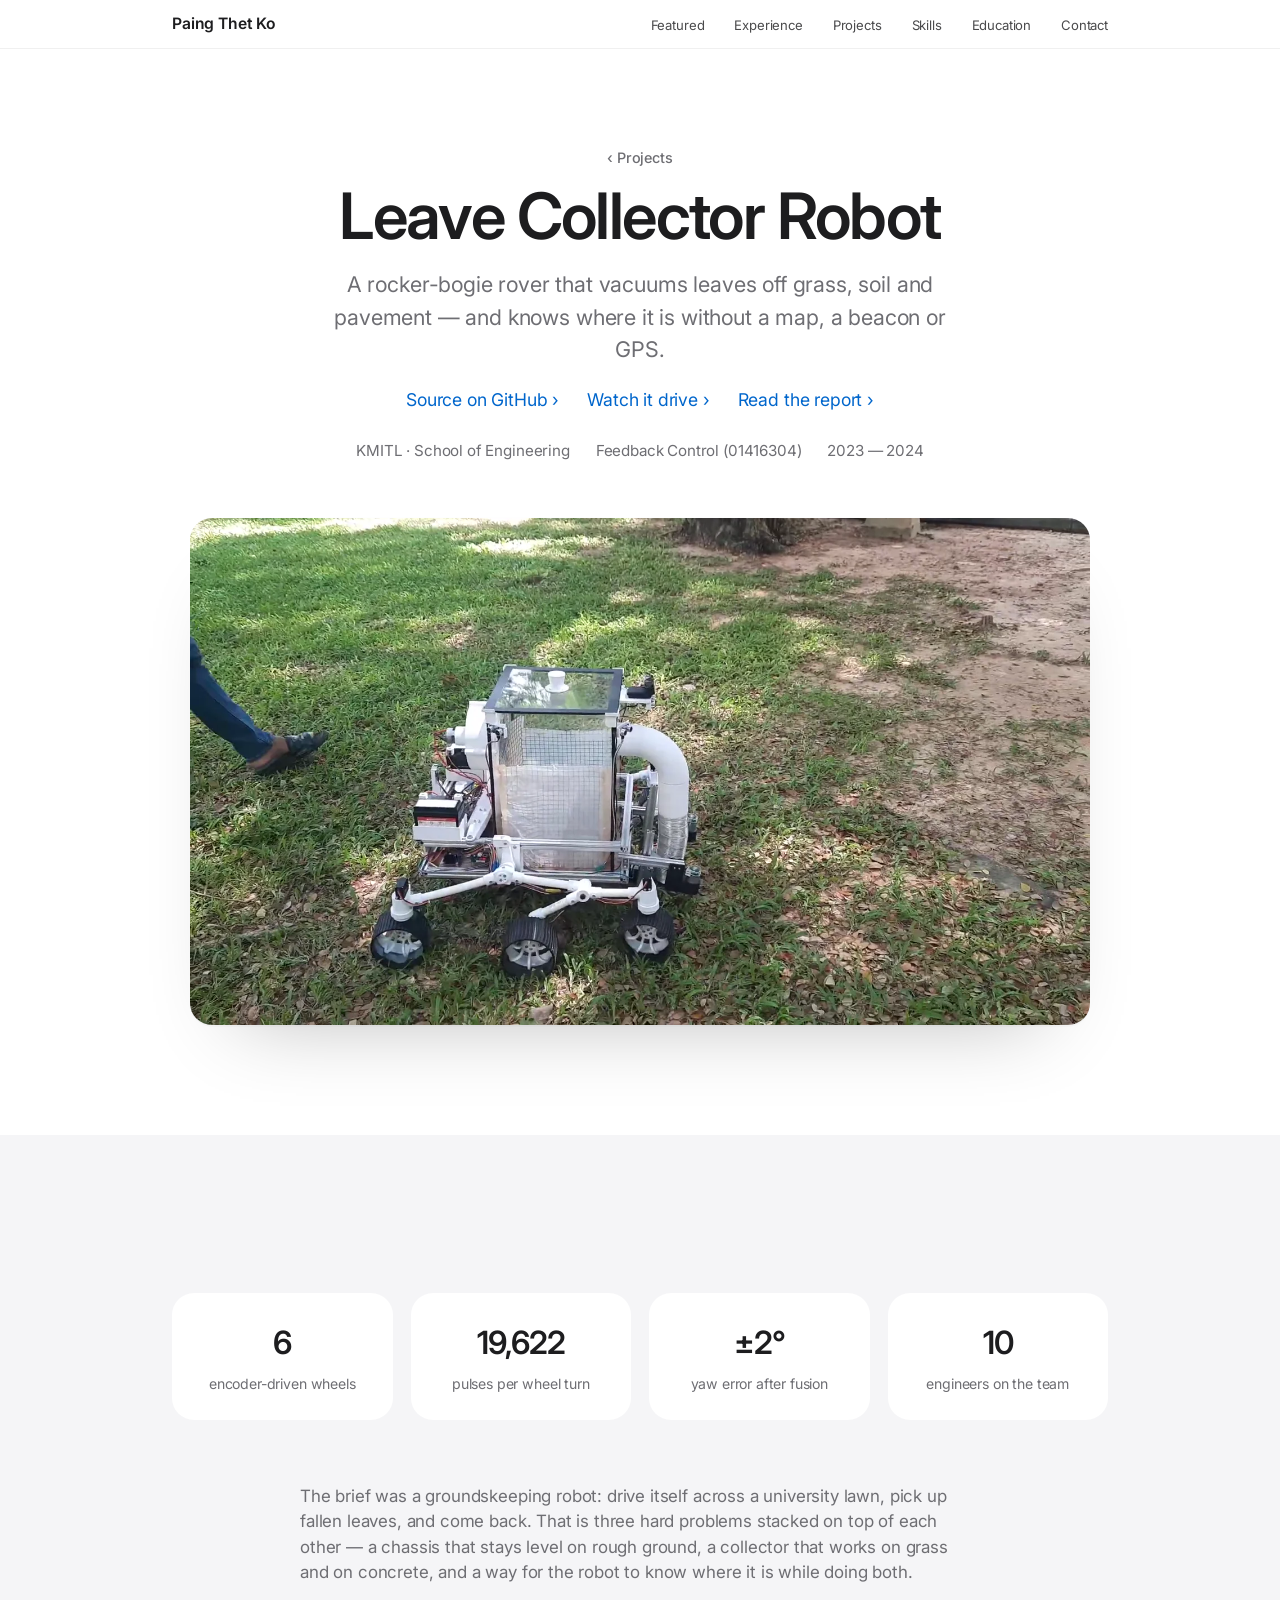
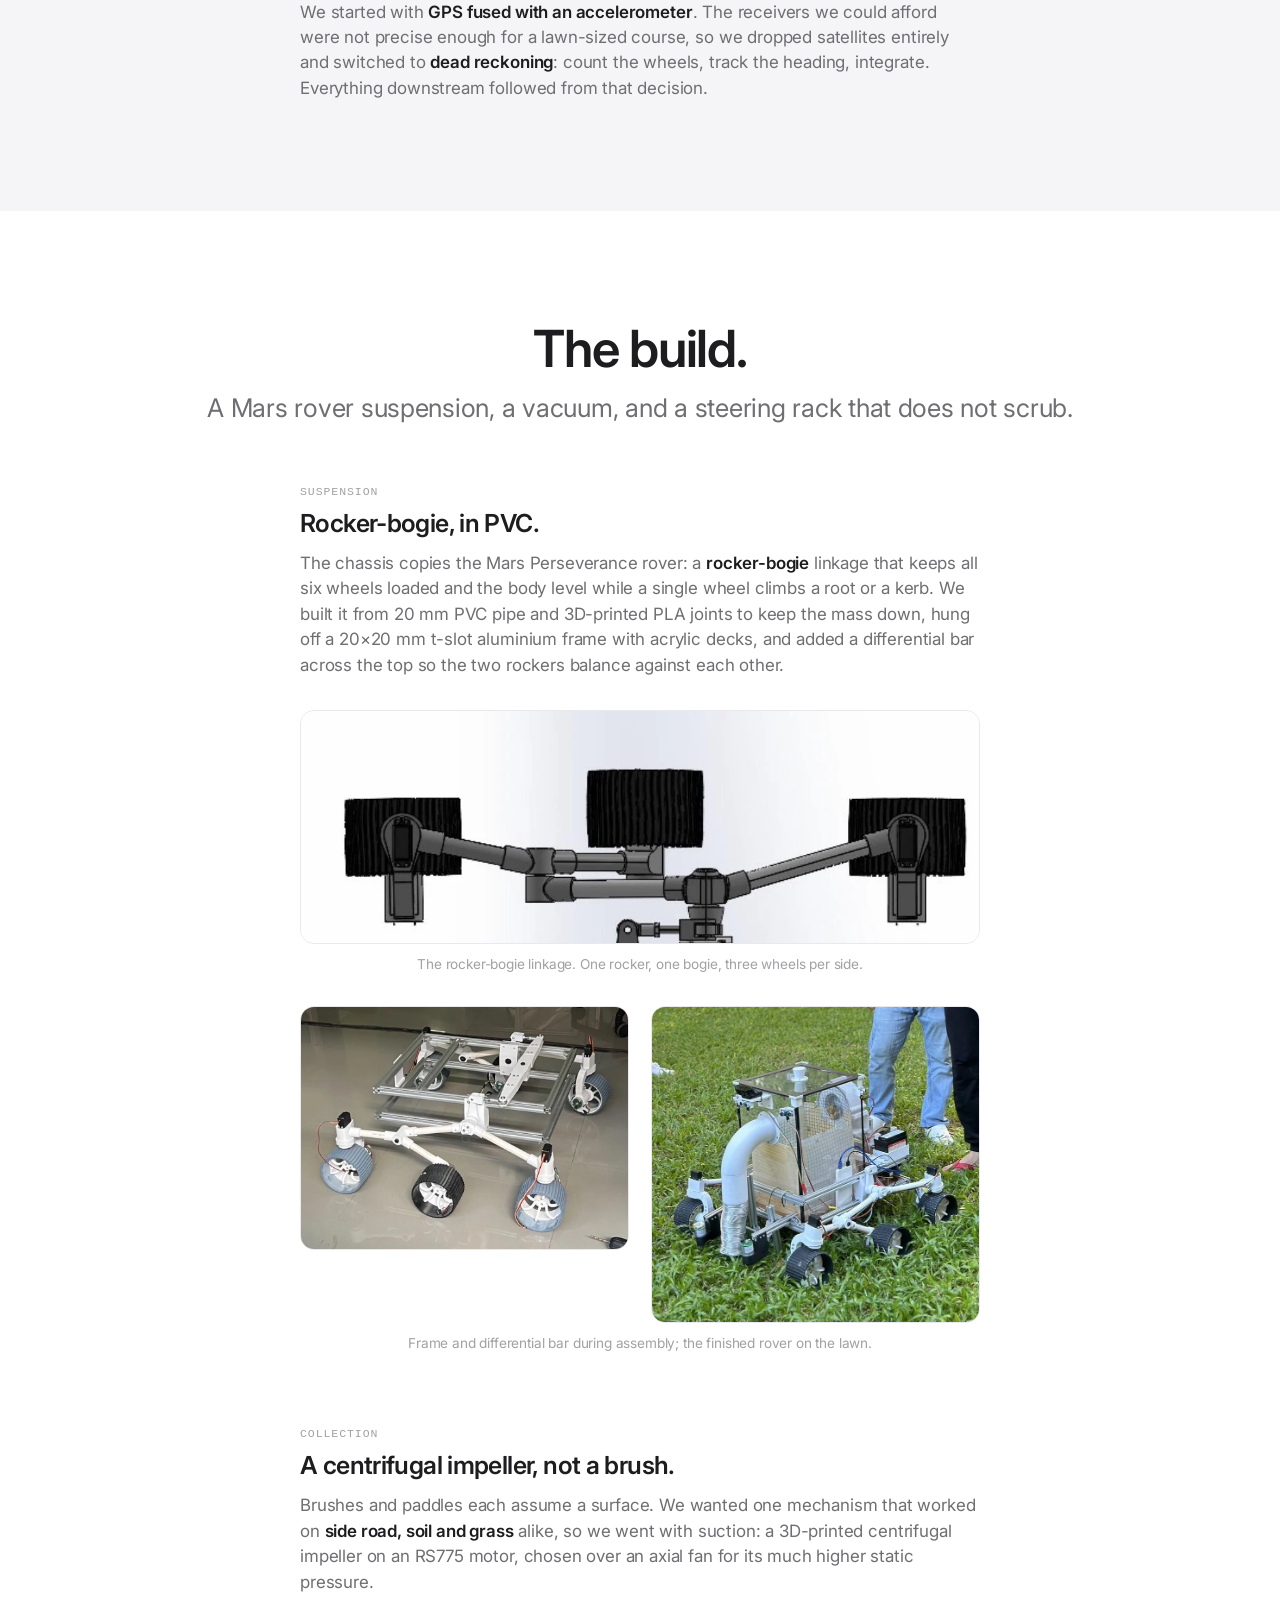
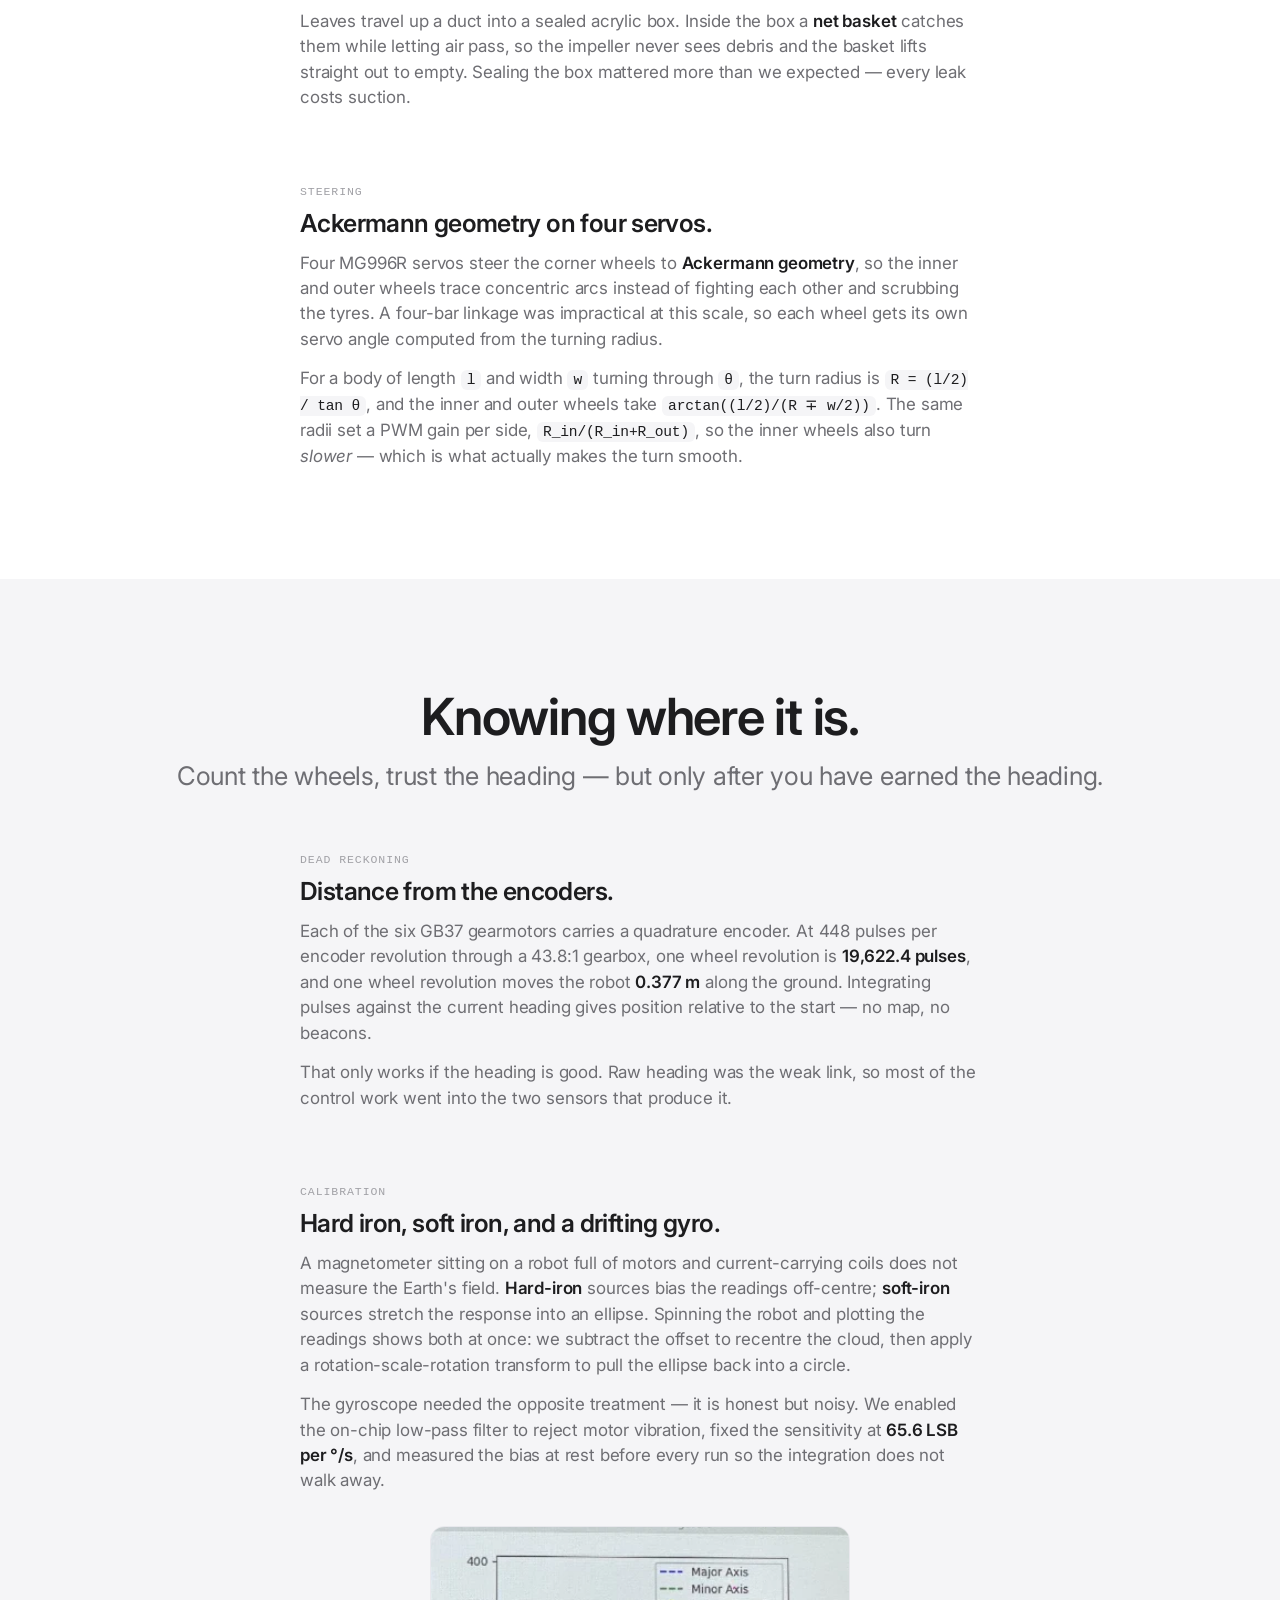
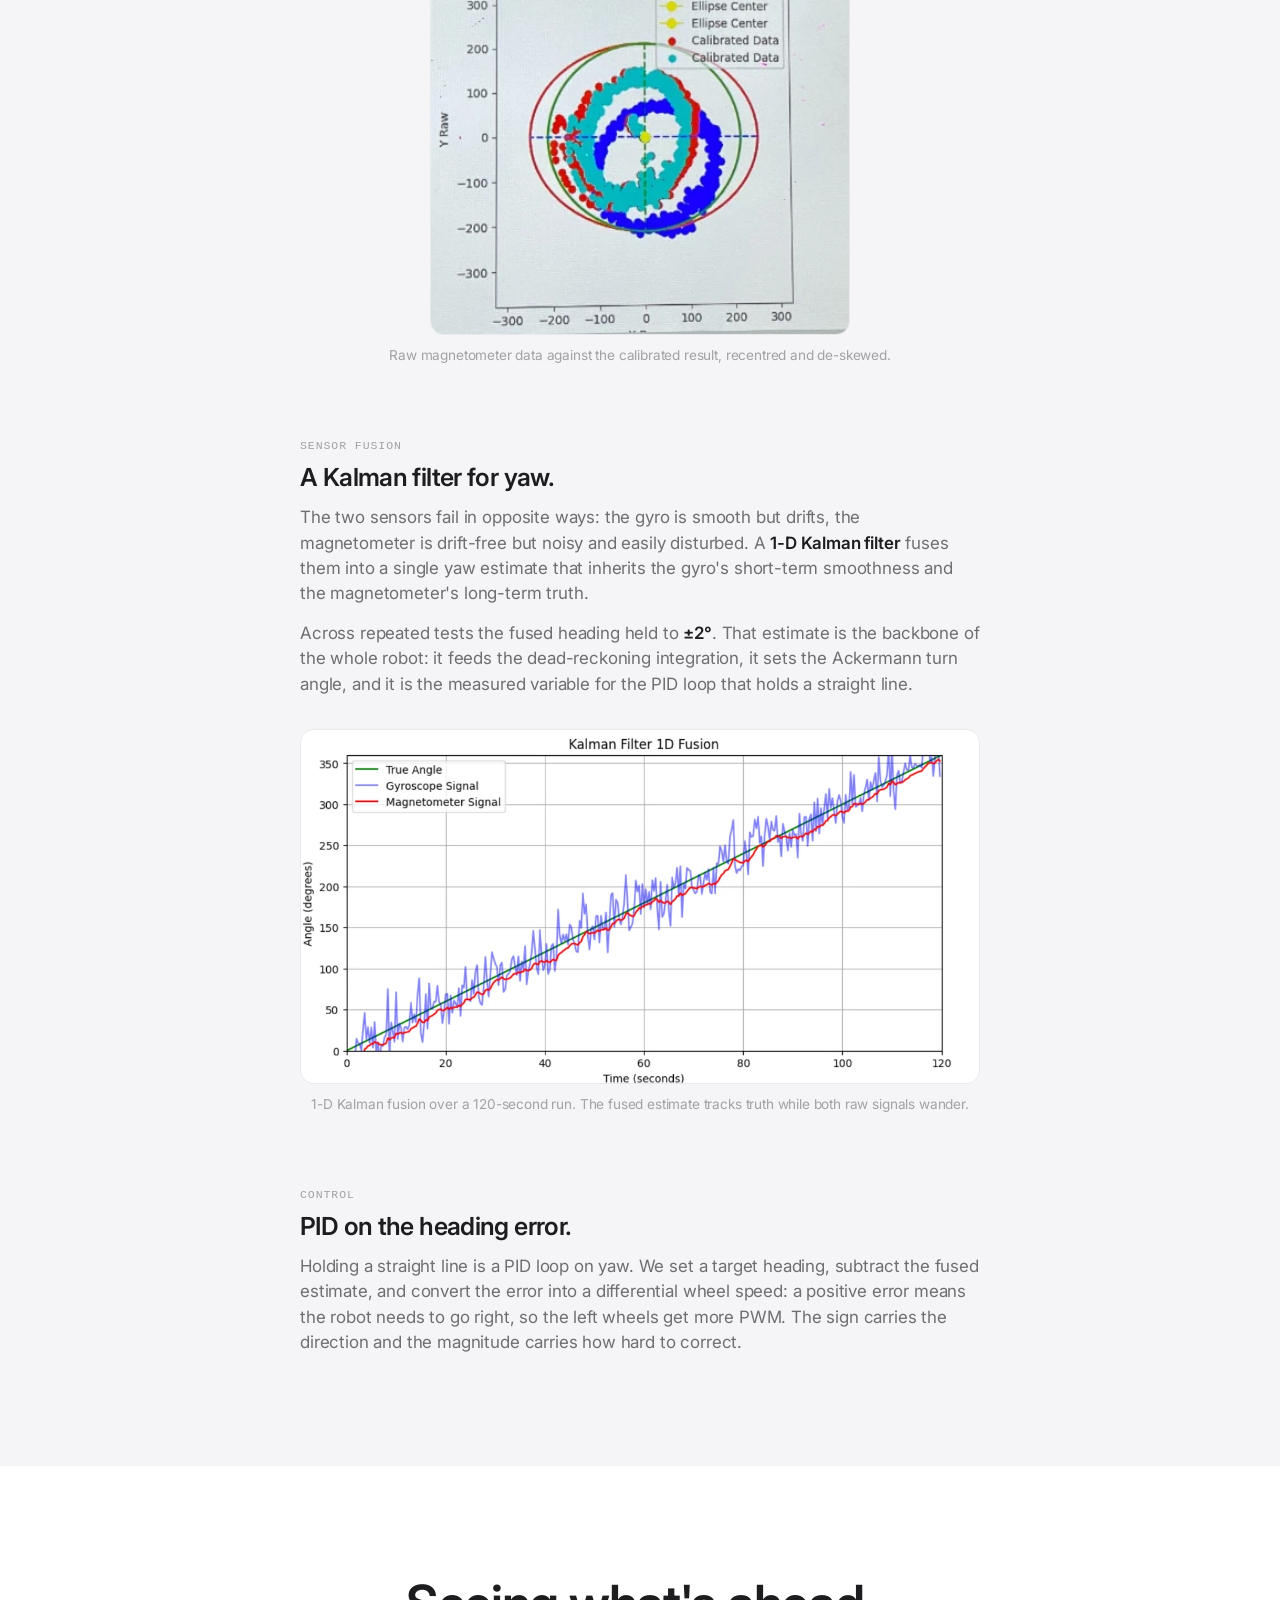
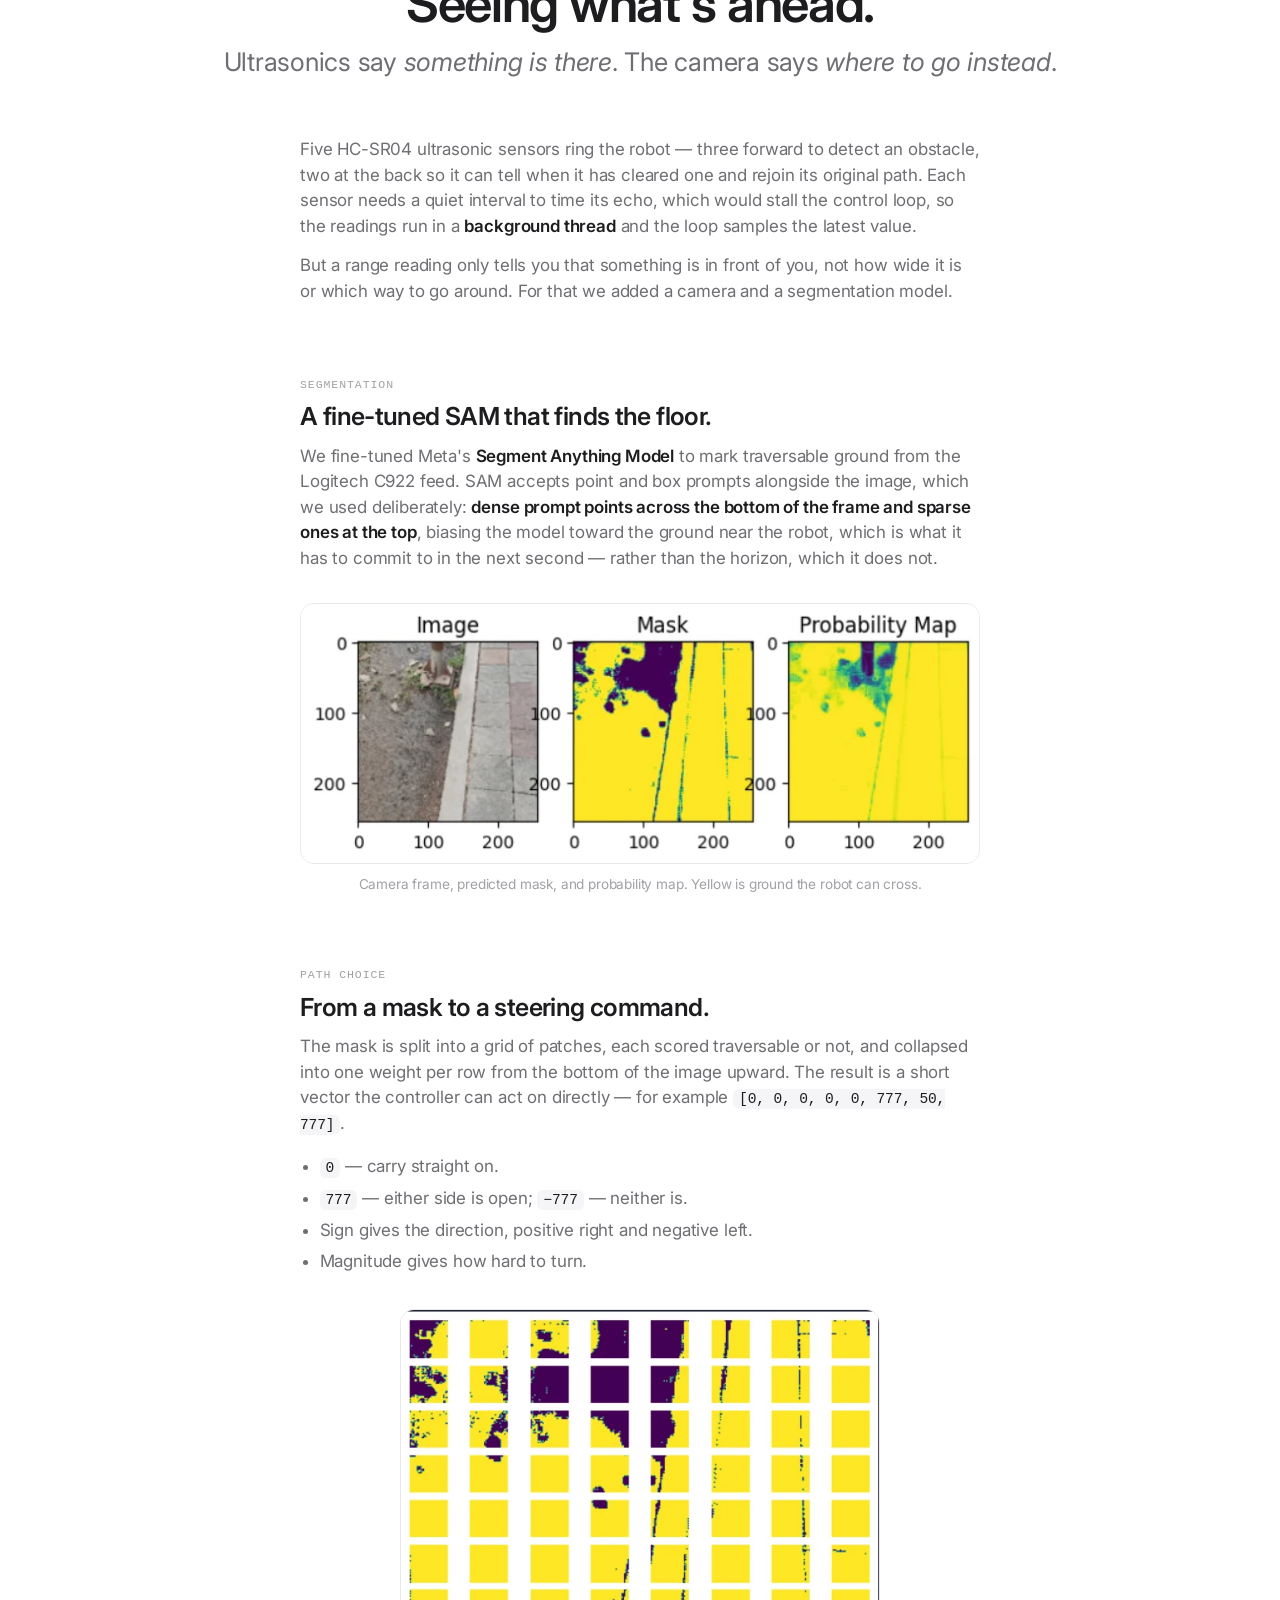
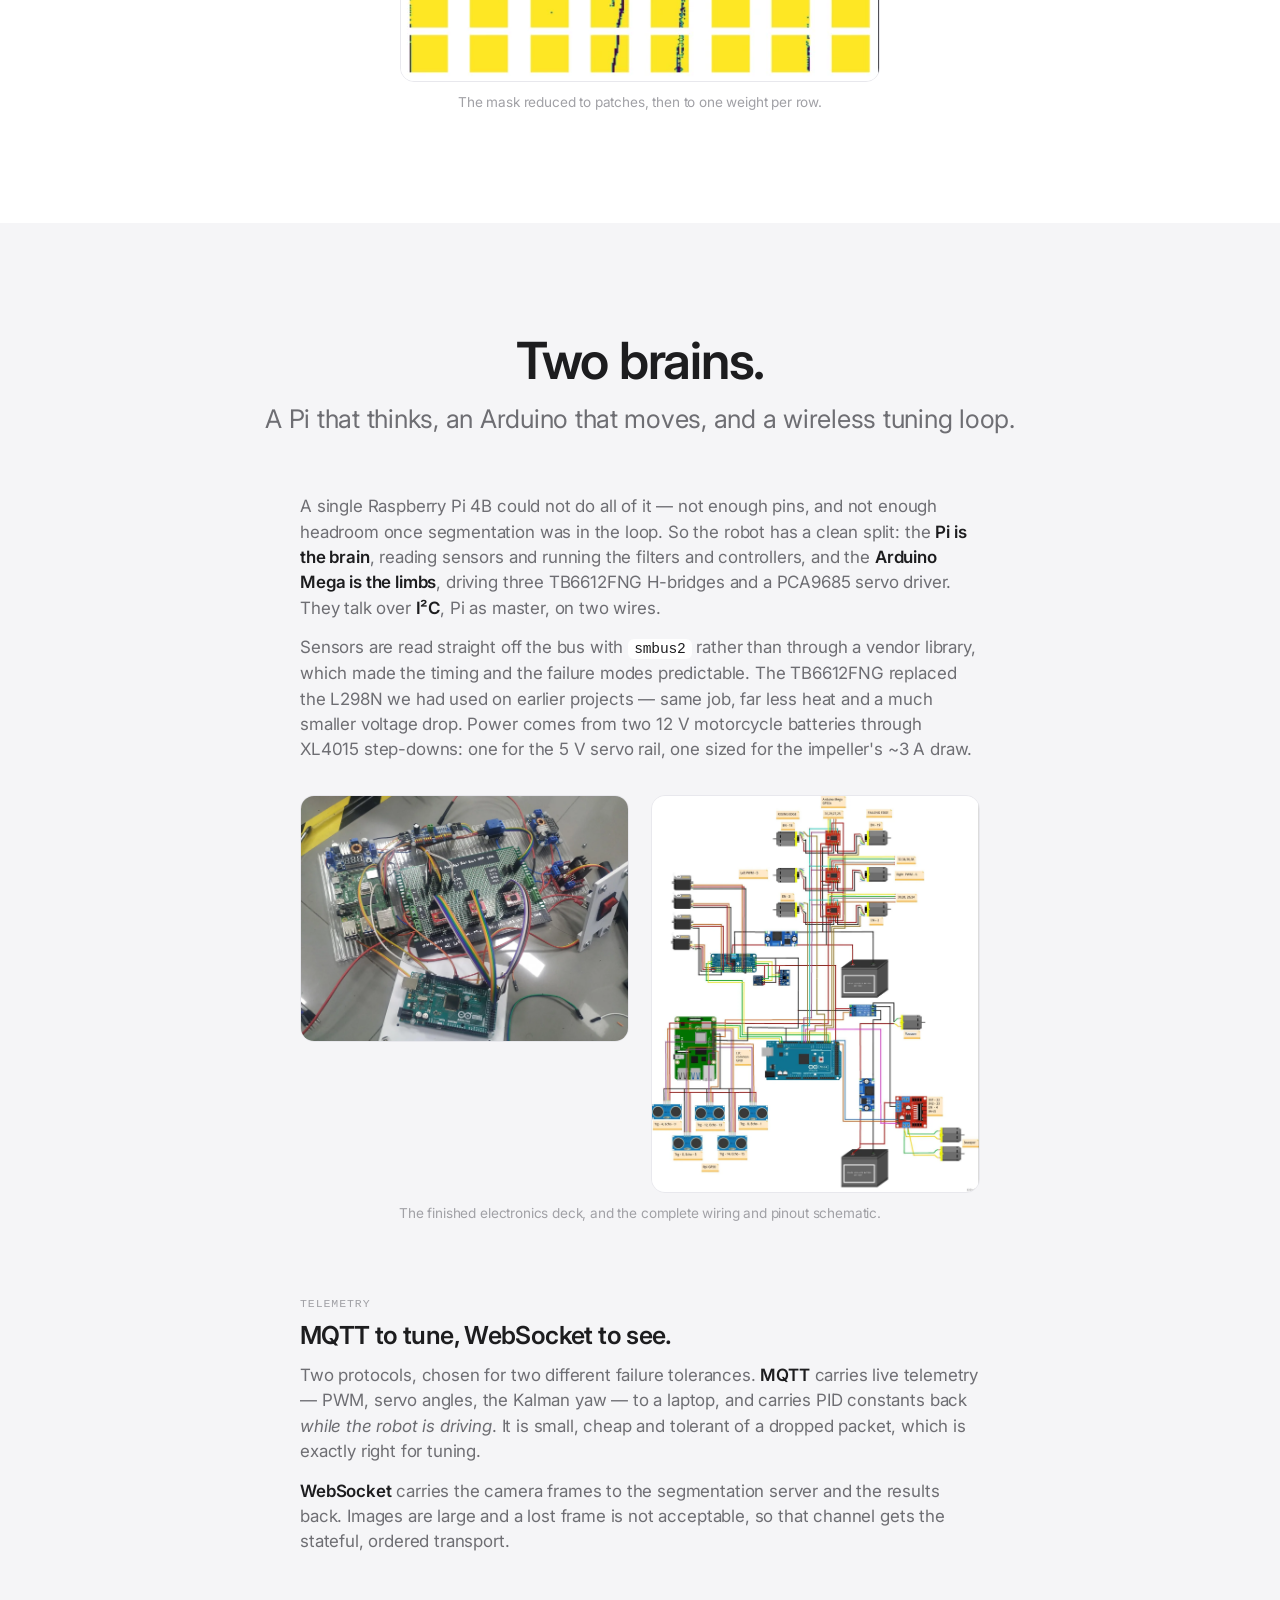
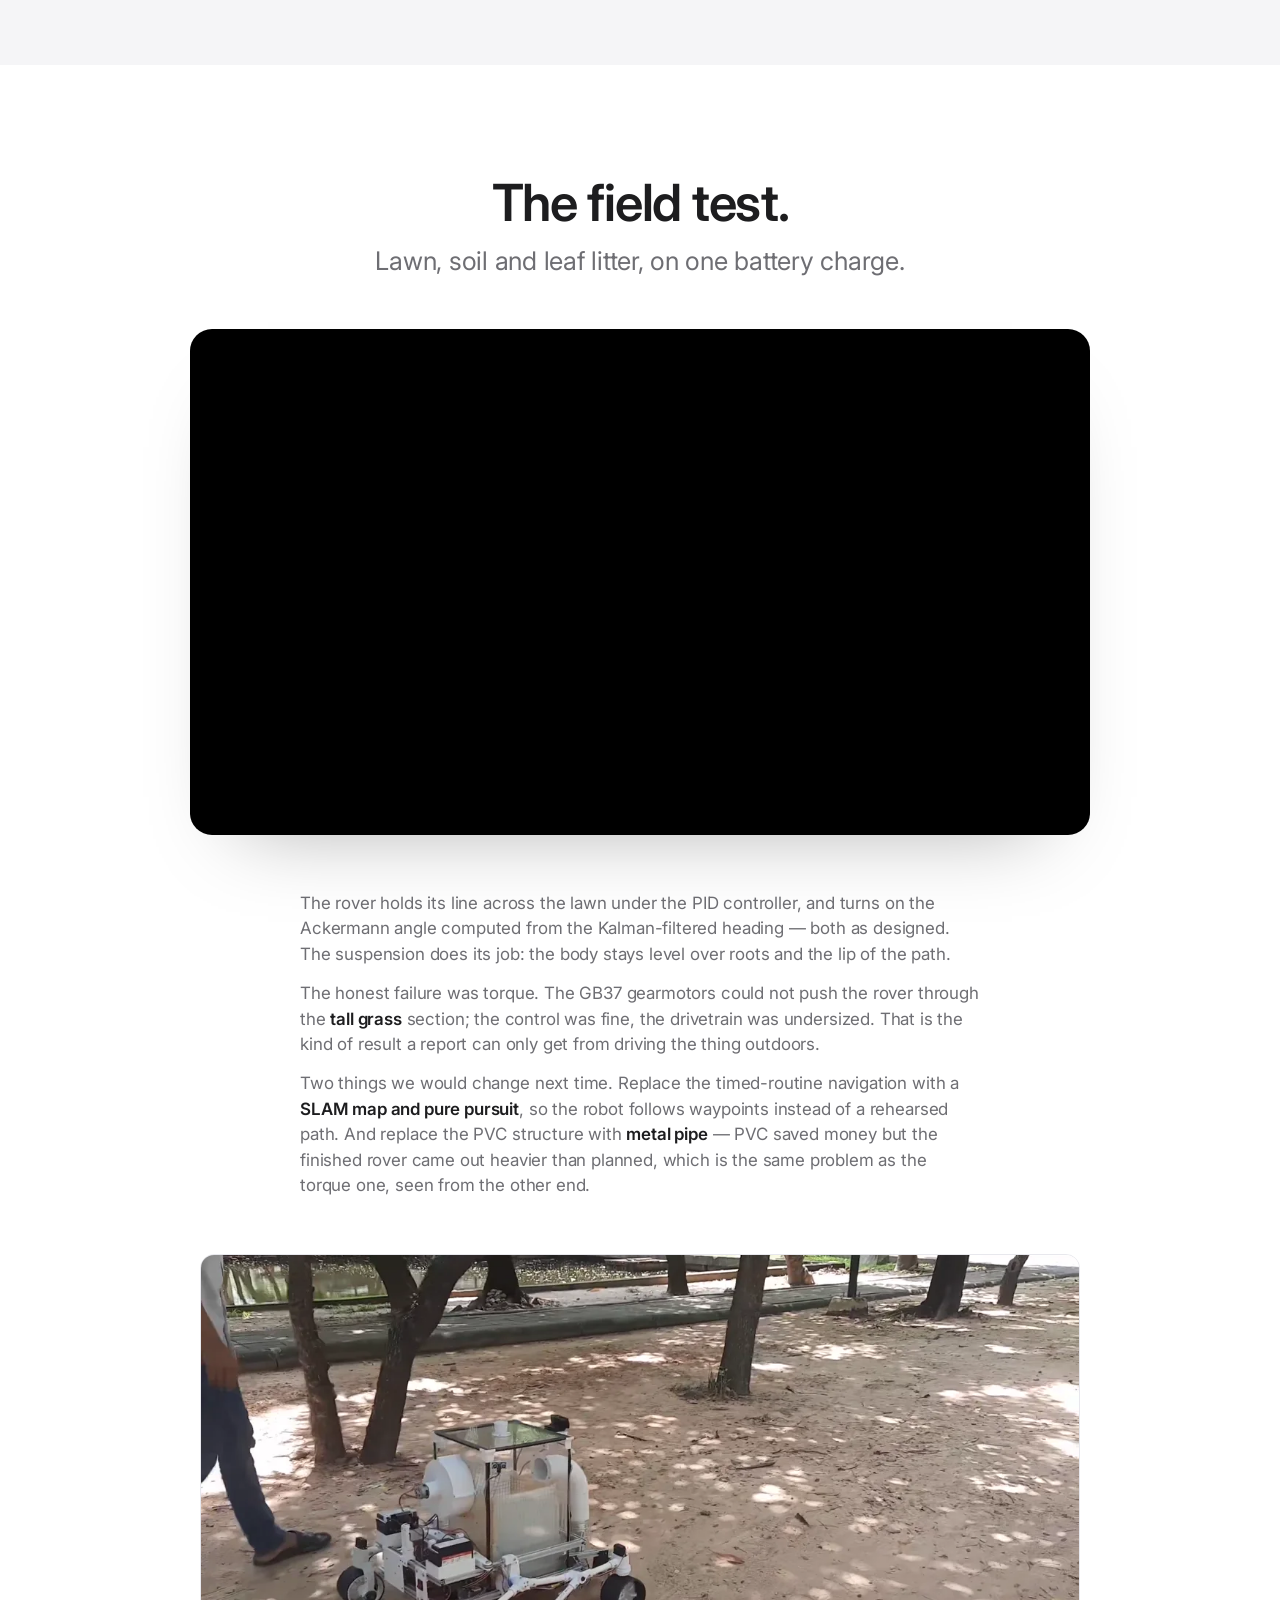
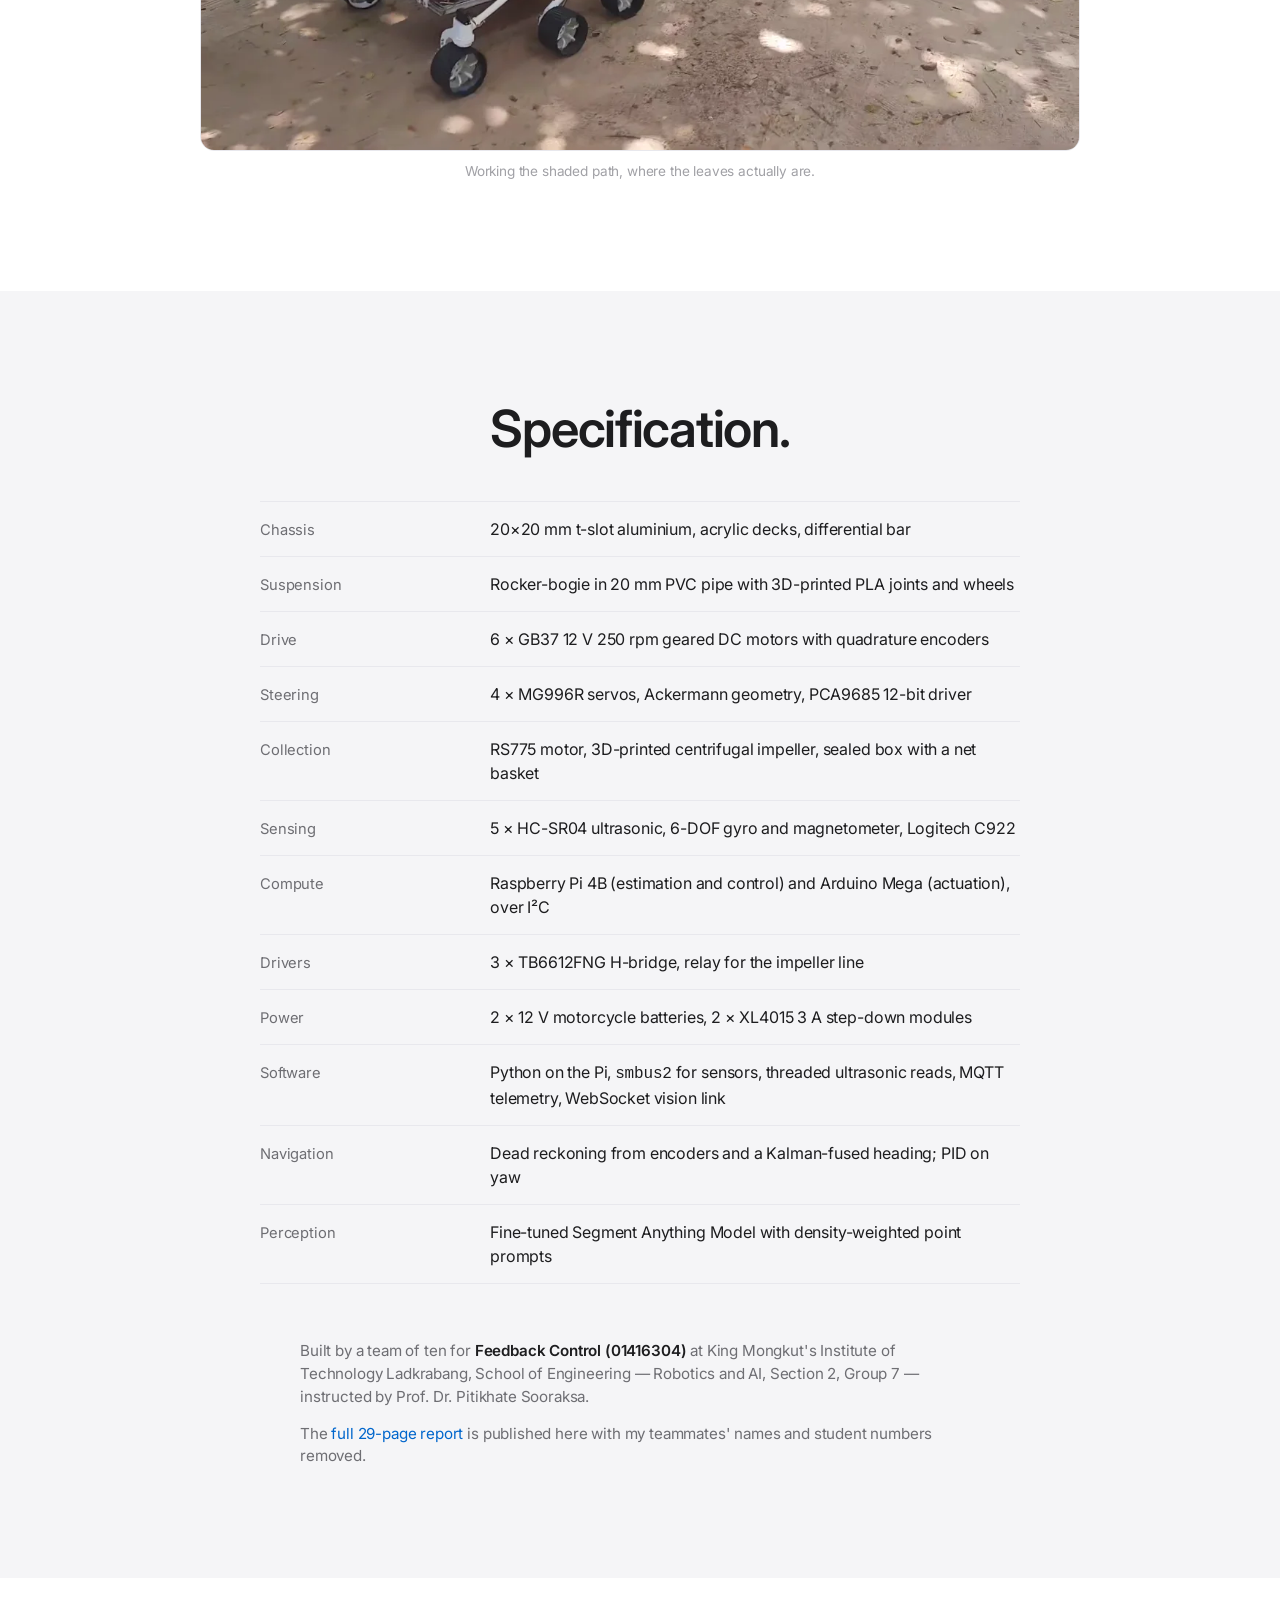
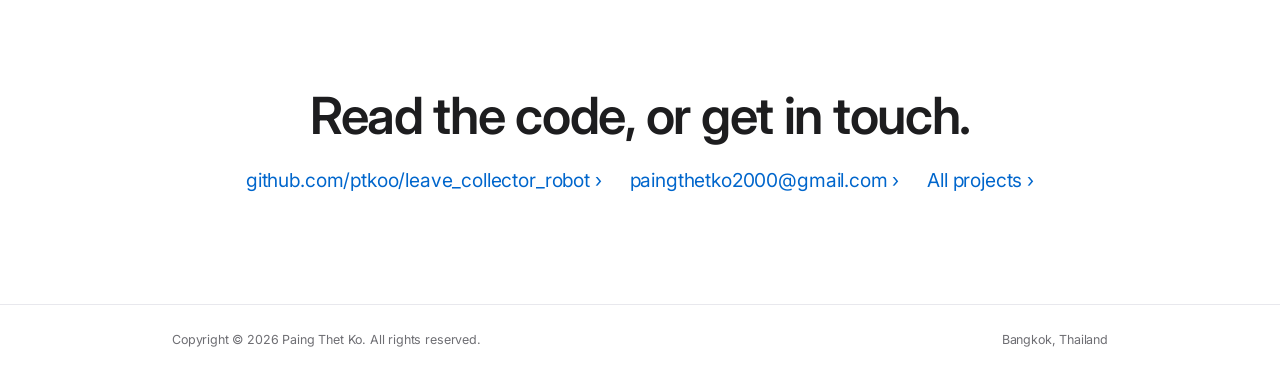
<file: projects/leave-collector-robot/index.html>
<!DOCTYPE html>
<html lang="en">
<head>
<meta charset="utf-8">
<meta name="viewport" content="width=device-width,initial-scale=1">
<title>Leave Collector Robot · Paing Thet Ko</title>
<meta name="description" content="A rocker-bogie rover that vacuums leaves off grass, soil and pavement and navigates by dead reckoning: wheel encoders, a Kalman-fused IMU, Ackermann steering and a fine-tuned SAM for obstacle avoidance.">
<link rel="canonical" href="https://ptkoo.github.io/projects/leave-collector-robot/">
<meta property="og:title" content="Leave Collector Robot">
<meta property="og:description" content="A rocker-bogie rover that vacuums leaves and finds its way by dead reckoning.">
<meta property="og:type" content="article">
<meta property="og:url" content="https://ptkoo.github.io/projects/leave-collector-robot/">
<meta property="og:image" content="https://ptkoo.github.io/projects/leave-collector-robot/media/og.jpg">
<meta name="twitter:card" content="summary_large_image">
<link rel="icon" href="data:image/svg+xml,%3Csvg%20xmlns='http://www.w3.org/2000/svg'%20viewBox='0%200%2032%2032'%3E%3Crect%20width='32'%20height='32'%20rx='8'%20fill='%231d1d1f'/%3E%3Ccircle%20cx='16'%20cy='4.5'%20r='1.6'%20fill='%23fff'/%3E%3Crect%20x='15.2'%20y='5.5'%20width='1.6'%20height='3.5'%20fill='%23fff'/%3E%3Crect%20x='7'%20y='9'%20width='18'%20height='15'%20rx='4.5'%20fill='%23fff'/%3E%3Crect%20x='3.5'%20y='13.5'%20width='2.6'%20height='6'%20rx='1.3'%20fill='%23fff'/%3E%3Crect%20x='25.9'%20y='13.5'%20width='2.6'%20height='6'%20rx='1.3'%20fill='%23fff'/%3E%3Ccircle%20cx='12.5'%20cy='15.5'%20r='2.1'%20fill='%231d1d1f'/%3E%3Ccircle%20cx='19.5'%20cy='15.5'%20r='2.1'%20fill='%231d1d1f'/%3E%3Crect%20x='12'%20y='19.6'%20width='8'%20height='1.7'%20rx='.85'%20fill='%231d1d1f'/%3E%3C/svg%3E">
<link rel="preconnect" href="https://fonts.googleapis.com">
<link rel="preconnect" href="https://fonts.gstatic.com" crossorigin>
<link href="https://fonts.googleapis.com/css2?family=Inter:wght@400;500;600;700&display=swap" rel="stylesheet">
<link rel="stylesheet" href="../../style.css">
</head>
<body>

<nav class="nav">
  <div class="wrap">
    <a class="brand" href="../../">Paing Thet Ko</a>
    <ul>
      <li><a href="../../#featured">Featured</a></li>
      <li><a href="../../#experience">Experience</a></li>
      <li><a href="../../#projects">Projects</a></li>
      <li><a href="../../#skills">Skills</a></li>
      <li><a href="../../#education">Education</a></li>
      <li><a href="../../#contact">Contact</a></li>
    </ul>
  </div>
</nav>

<header class="hero center" id="top">
  <div class="wrap">
    <a class="crumb" href="../../#projects">Projects</a>
    <h1 class="h-title">Leave Collector Robot</h1>
    <p class="lede">A rocker-bogie rover that vacuums leaves off grass, soil and pavement — and knows where it is without a map, a beacon or GPS.</p>
    <div class="links">
      <a href="https://github.com/ptkoo/leave_collector_robot" target="_blank" rel="noopener">Source on GitHub</a>
      <a href="#field-test">Watch it drive</a>
      <a href="leave-collector-robot-report.pdf" target="_blank" rel="noopener">Read the report</a>
    </div>
    <div class="meta">
      <span>KMITL · School of Engineering</span>
      <span>Feedback Control (01416304)</span>
      <span>2023 — 2024</span>
    </div>
    <div class="shot">
      <img src="media/rover.webp" width="1600" height="900" fetchpriority="high" decoding="async" alt="Side view of the rover on grass: a t-slot aluminium frame on a white PVC rocker-bogie suspension, carrying a mesh-lined collection box and a curved vacuum duct">
    </div>
    <div class="after"></div>
  </div>
</header>

<section class="band">
  <div class="wrap">
    <div class="stats">
      <div class="stat reveal"><b>6</b><span>encoder-driven wheels</span></div>
      <div class="stat reveal"><b>19,622</b><span>pulses per wheel turn</span></div>
      <div class="stat reveal"><b>±2°</b><span>yaw error after fusion</span></div>
      <div class="stat reveal"><b>10</b><span>engineers on the team</span></div>
    </div>
    <div class="prose reveal" style="margin-top:64px">
      <p>The brief was a groundskeeping robot: drive itself across a university lawn, pick up fallen leaves, and come back. That is three hard problems stacked on top of each other — a chassis that stays level on rough ground, a collector that works on grass and on concrete, and a way for the robot to know where it is while doing both.</p>
      <p>We started with <b>GPS fused with an accelerometer</b>. The receivers we could afford were not precise enough for a lawn-sized course, so we dropped satellites entirely and switched to <b>dead reckoning</b>: count the wheels, track the heading, integrate. Everything downstream followed from that decision.</p>
    </div>
  </div>
</section>

<section>
  <div class="wrap">
    <div class="center">
      <h2 class="h-l reveal">The build.</h2>
      <p class="sub reveal">A Mars rover suspension, a vacuum, and a steering rack that does not scrub.</p>
    </div>

    <div class="prose block first reveal" style="margin-top:56px">
      <div class="eyebrow">Suspension</div>
      <h3>Rocker-bogie, in PVC.</h3>
      <p>The chassis copies the Mars Perseverance rover: a <b>rocker-bogie</b> linkage that keeps all six wheels loaded and the body level while a single wheel climbs a root or a kerb. We built it from 20&nbsp;mm PVC pipe and 3D-printed PLA joints to keep the mass down, hung off a 20×20&nbsp;mm t-slot aluminium frame with acrylic decks, and added a differential bar across the top so the two rockers balance against each other.</p>
      <figure>
        <img src="media/suspension.webp" width="1070" height="366" loading="lazy" decoding="async" alt="CAD view of the rocker-bogie linkage: three wheels per side joined by a rocker arm and a bogie arm">
        <figcaption>The rocker-bogie linkage. One rocker, one bogie, three wheels per side.</figcaption>
      </figure>
      <figure>
        <div class="figs">
          <img src="media/chassis.webp" width="959" height="710" loading="lazy" decoding="async" alt="The assembled t-slot aluminium chassis on the workshop floor with the differential bar fitted">
          <img src="media/rover-static.webp" width="758" height="729" loading="lazy" decoding="async" alt="The finished robot standing on grass, showing the sealed collection box and the vacuum duct">
        </div>
        <figcaption>Frame and differential bar during assembly; the finished rover on the lawn.</figcaption>
      </figure>
    </div>

    <div class="prose block reveal">
      <div class="eyebrow">Collection</div>
      <h3>A centrifugal impeller, not a brush.</h3>
      <p>Brushes and paddles each assume a surface. We wanted one mechanism that worked on <b>side road, soil and grass</b> alike, so we went with suction: a 3D-printed centrifugal impeller on an RS775 motor, chosen over an axial fan for its much higher static pressure.</p>
      <p>Leaves travel up a duct into a sealed acrylic box. Inside the box a <b>net basket</b> catches them while letting air pass, so the impeller never sees debris and the basket lifts straight out to empty. Sealing the box mattered more than we expected — every leak costs suction.</p>
    </div>

    <div class="prose block reveal">
      <div class="eyebrow">Steering</div>
      <h3>Ackermann geometry on four servos.</h3>
      <p>Four MG996R servos steer the corner wheels to <b>Ackermann geometry</b>, so the inner and outer wheels trace concentric arcs instead of fighting each other and scrubbing the tyres. A four-bar linkage was impractical at this scale, so each wheel gets its own servo angle computed from the turning radius.</p>
      <p>For a body of length <code>l</code> and width <code>w</code> turning through <code>θ</code>, the turn radius is <code>R = (l/2) / tan θ</code>, and the inner and outer wheels take <code>arctan((l/2)/(R ∓ w/2))</code>. The same radii set a PWM gain per side, <code>R_in/(R_in+R_out)</code>, so the inner wheels also turn <em>slower</em> — which is what actually makes the turn smooth.</p>
    </div>
  </div>
</section>

<section class="band">
  <div class="wrap">
    <div class="center">
      <h2 class="h-l reveal">Knowing where it is.</h2>
      <p class="sub reveal">Count the wheels, trust the heading — but only after you have earned the heading.</p>
    </div>

    <div class="prose block first reveal" style="margin-top:56px">
      <div class="eyebrow">Dead reckoning</div>
      <h3>Distance from the encoders.</h3>
      <p>Each of the six GB37 gearmotors carries a quadrature encoder. At 448 pulses per encoder revolution through a 43.8:1 gearbox, one wheel revolution is <b>19,622.4 pulses</b>, and one wheel revolution moves the robot <b>0.377&nbsp;m</b> along the ground. Integrating pulses against the current heading gives position relative to the start — no map, no beacons.</p>
      <p>That only works if the heading is good. Raw heading was the weak link, so most of the control work went into the two sensors that produce it.</p>
    </div>

    <div class="prose block reveal">
      <div class="eyebrow">Calibration</div>
      <h3>Hard iron, soft iron, and a drifting gyro.</h3>
      <p>A magnetometer sitting on a robot full of motors and current-carrying coils does not measure the Earth's field. <b>Hard-iron</b> sources bias the readings off-centre; <b>soft-iron</b> sources stretch the response into an ellipse. Spinning the robot and plotting the readings shows both at once: we subtract the offset to recentre the cloud, then apply a rotation-scale-rotation transform to pull the ellipse back into a circle.</p>
      <p>The gyroscope needed the opposite treatment — it is honest but noisy. We enabled the on-chip low-pass filter to reject motor vibration, fixed the sensitivity at <b>65.6&nbsp;LSB per °/s</b>, and measured the bias at rest before every run so the integration does not walk away.</p>
      <figure>
        <img src="media/magnetometer.webp" width="378" height="368" loading="lazy" decoding="async" alt="Scatter plot of raw and calibrated magnetometer readings, showing the raw ellipse corrected onto a circle centred at the origin" style="max-width:420px;margin:0 auto">
        <figcaption>Raw magnetometer data against the calibrated result, recentred and de-skewed.</figcaption>
      </figure>
    </div>

    <div class="prose block reveal">
      <div class="eyebrow">Sensor fusion</div>
      <h3>A Kalman filter for yaw.</h3>
      <p>The two sensors fail in opposite ways: the gyro is smooth but drifts, the magnetometer is drift-free but noisy and easily disturbed. A <b>1-D Kalman filter</b> fuses them into a single yaw estimate that inherits the gyro's short-term smoothness and the magnetometer's long-term truth.</p>
      <p>Across repeated tests the fused heading held to <b>±2°</b>. That estimate is the backbone of the whole robot: it feeds the dead-reckoning integration, it sets the Ackermann turn angle, and it is the measured variable for the PID loop that holds a straight line.</p>
      <figure>
        <img src="media/kalman.webp" width="1104" height="574" loading="lazy" decoding="async" alt="Plot over 120 seconds comparing the true angle, the noisy gyroscope signal, the magnetometer signal and the fused Kalman estimate">
        <figcaption>1-D Kalman fusion over a 120-second run. The fused estimate tracks truth while both raw signals wander.</figcaption>
      </figure>
    </div>

    <div class="prose block reveal">
      <div class="eyebrow">Control</div>
      <h3>PID on the heading error.</h3>
      <p>Holding a straight line is a PID loop on yaw. We set a target heading, subtract the fused estimate, and convert the error into a differential wheel speed: a positive error means the robot needs to go right, so the left wheels get more PWM. The sign carries the direction and the magnitude carries how hard to correct.</p>
    </div>
  </div>
</section>

<section>
  <div class="wrap">
    <div class="center">
      <h2 class="h-l reveal">Seeing what's ahead.</h2>
      <p class="sub reveal">Ultrasonics say <em>something is there</em>. The camera says <em>where to go instead</em>.</p>
    </div>

    <div class="prose block first reveal" style="margin-top:56px">
      <p>Five HC-SR04 ultrasonic sensors ring the robot — three forward to detect an obstacle, two at the back so it can tell when it has cleared one and rejoin its original path. Each sensor needs a quiet interval to time its echo, which would stall the control loop, so the readings run in a <b>background thread</b> and the loop samples the latest value.</p>
      <p>But a range reading only tells you that something is in front of you, not how wide it is or which way to go around. For that we added a camera and a segmentation model.</p>
    </div>

    <div class="prose block reveal">
      <div class="eyebrow">Segmentation</div>
      <h3>A fine-tuned SAM that finds the floor.</h3>
      <p>We fine-tuned Meta's <b>Segment Anything Model</b> to mark traversable ground from the Logitech C922 feed. SAM accepts point and box prompts alongside the image, which we used deliberately: <b>dense prompt points across the bottom of the frame and sparse ones at the top</b>, biasing the model toward the ground near the robot, which is what it has to commit to in the next second — rather than the horizon, which it does not.</p>
      <figure>
        <img src="media/segmentation.webp" width="689" height="263" loading="lazy" decoding="async" alt="Three panels: the camera image of a path beside soil, the predicted binary mask, and the probability map, with yellow marking traversable ground">
        <figcaption>Camera frame, predicted mask, and probability map. Yellow is ground the robot can cross.</figcaption>
      </figure>
    </div>

    <div class="prose block reveal">
      <div class="eyebrow">Path choice</div>
      <h3>From a mask to a steering command.</h3>
      <p>The mask is split into a grid of patches, each scored traversable or not, and collapsed into one weight per row from the bottom of the image upward. The result is a short vector the controller can act on directly — for example <code>[0, 0, 0, 0, 0, 777, 50, 777]</code>.</p>
      <ul>
        <li><code>0</code> — carry straight on.</li>
        <li><code>777</code> — either side is open; <code>−777</code> — neither is.</li>
        <li>Sign gives the direction, positive right and negative left.</li>
        <li>Magnitude gives how hard to turn.</li>
      </ul>
      <figure>
        <img src="media/patches.webp" width="628" height="487" loading="lazy" decoding="async" alt="The segmentation mask divided into a grid of square patches, each classified as traversable or blocked" style="max-width:480px;margin:0 auto">
        <figcaption>The mask reduced to patches, then to one weight per row.</figcaption>
      </figure>
    </div>
  </div>
</section>

<section class="band">
  <div class="wrap">
    <div class="center">
      <h2 class="h-l reveal">Two brains.</h2>
      <p class="sub reveal">A Pi that thinks, an Arduino that moves, and a wireless tuning loop.</p>
    </div>

    <div class="prose block first reveal" style="margin-top:56px">
      <p>A single Raspberry Pi 4B could not do all of it — not enough pins, and not enough headroom once segmentation was in the loop. So the robot has a clean split: the <b>Pi is the brain</b>, reading sensors and running the filters and controllers, and the <b>Arduino Mega is the limbs</b>, driving three TB6612FNG H-bridges and a PCA9685 servo driver. They talk over <b>I²C</b>, Pi as master, on two wires.</p>
      <p>Sensors are read straight off the bus with <code>smbus2</code> rather than through a vendor library, which made the timing and the failure modes predictable. The TB6612FNG replaced the L298N we had used on earlier projects — same job, far less heat and a much smaller voltage drop. Power comes from two 12&nbsp;V motorcycle batteries through XL4015 step-downs: one for the 5&nbsp;V servo rail, one sized for the impeller's ~3&nbsp;A draw.</p>
      <figure>
        <div class="figs">
          <img src="media/electronics.webp" width="1400" height="1050" loading="lazy" decoding="async" alt="The wired electronics deck, with the Raspberry Pi and Arduino Mega side by side among motor drivers and cabling">
          <img src="media/schematic.webp" width="1400" height="1694" loading="lazy" decoding="async" alt="Full wiring schematic showing the Raspberry Pi, Arduino Mega, motor drivers, servos, ultrasonic sensors, batteries and the vacuum relay">
        </div>
        <figcaption>The finished electronics deck, and the complete wiring and pinout schematic.</figcaption>
      </figure>
    </div>

    <div class="prose block reveal">
      <div class="eyebrow">Telemetry</div>
      <h3>MQTT to tune, WebSocket to see.</h3>
      <p>Two protocols, chosen for two different failure tolerances. <b>MQTT</b> carries live telemetry — PWM, servo angles, the Kalman yaw — to a laptop, and carries PID constants back <em>while the robot is driving</em>. It is small, cheap and tolerant of a dropped packet, which is exactly right for tuning.</p>
      <p><b>WebSocket</b> carries the camera frames to the segmentation server and the results back. Images are large and a lost frame is not acceptable, so that channel gets the stateful, ordered transport.</p>
    </div>
  </div>
</section>

<section id="field-test">
  <div class="wrap">
    <div class="center">
      <h2 class="h-l reveal">The field test.</h2>
      <p class="sub reveal">Lawn, soil and leaf litter, on one battery charge.</p>
      <div class="video reveal">
        <iframe src="https://www.youtube-nocookie.com/embed/Lv0lYNMhr1g" title="Leave Collector Robot with dead reckoning navigation — field test" loading="lazy" allow="accelerometer; autoplay; clipboard-write; encrypted-media; gyroscope; picture-in-picture; web-share" referrerpolicy="strict-origin-when-cross-origin" allowfullscreen></iframe>
      </div>
    </div>

    <div class="prose block reveal" style="margin-top:56px">
      <p>The rover holds its line across the lawn under the PID controller, and turns on the Ackermann angle computed from the Kalman-filtered heading — both as designed. The suspension does its job: the body stays level over roots and the lip of the path.</p>
      <p>The honest failure was torque. The GB37 gearmotors could not push the rover through the <b>tall grass</b> section; the control was fine, the drivetrain was undersized. That is the kind of result a report can only get from driving the thing outdoors.</p>
      <p>Two things we would change next time. Replace the timed-routine navigation with a <b>SLAM map and pure pursuit</b>, so the robot follows waypoints instead of a rehearsed path. And replace the PVC structure with <b>metal pipe</b> — PVC saved money but the finished rover came out heavier than planned, which is the same problem as the torque one, seen from the other end.</p>
    </div>

    <figure class="wide-fig reveal" style="margin-top:56px">
      <img src="media/rover-trees.webp" width="1200" height="675" loading="lazy" decoding="async" alt="The rover driving along a shaded path under trees, with leaf litter on the ground">
      <figcaption>Working the shaded path, where the leaves actually are.</figcaption>
    </figure>
  </div>
</section>

<section class="band">
  <div class="wrap">
    <div class="center"><h2 class="h-l reveal">Specification.</h2></div>
    <dl class="spec reveal">
      <div class="row"><dt>Chassis</dt><dd>20×20&nbsp;mm t-slot aluminium, acrylic decks, differential bar</dd></div>
      <div class="row"><dt>Suspension</dt><dd>Rocker-bogie in 20&nbsp;mm PVC pipe with 3D-printed PLA joints and wheels</dd></div>
      <div class="row"><dt>Drive</dt><dd>6 × GB37 12&nbsp;V 250&nbsp;rpm geared DC motors with quadrature encoders</dd></div>
      <div class="row"><dt>Steering</dt><dd>4 × MG996R servos, Ackermann geometry, PCA9685 12-bit driver</dd></div>
      <div class="row"><dt>Collection</dt><dd>RS775 motor, 3D-printed centrifugal impeller, sealed box with a net basket</dd></div>
      <div class="row"><dt>Sensing</dt><dd>5 × HC-SR04 ultrasonic, 6-DOF gyro and magnetometer, Logitech C922</dd></div>
      <div class="row"><dt>Compute</dt><dd>Raspberry Pi 4B (estimation and control) and Arduino Mega (actuation), over I²C</dd></div>
      <div class="row"><dt>Drivers</dt><dd>3 × TB6612FNG H-bridge, relay for the impeller line</dd></div>
      <div class="row"><dt>Power</dt><dd>2 × 12&nbsp;V motorcycle batteries, 2 × XL4015 3&nbsp;A step-down modules</dd></div>
      <div class="row"><dt>Software</dt><dd>Python on the Pi, <code>smbus2</code> for sensors, threaded ultrasonic reads, MQTT telemetry, WebSocket vision link</dd></div>
      <div class="row"><dt>Navigation</dt><dd>Dead reckoning from encoders and a Kalman-fused heading; PID on yaw</dd></div>
      <div class="row"><dt>Perception</dt><dd>Fine-tuned Segment Anything Model with density-weighted point prompts</dd></div>
    </dl>
    <div class="prose reveal" style="margin-top:56px">
      <p style="font-size:.95rem">Built by a team of ten for <b>Feedback Control (01416304)</b> at King Mongkut's Institute of Technology Ladkrabang, School of Engineering — Robotics and AI, Section&nbsp;2, Group&nbsp;7 — instructed by Prof.&nbsp;Dr.&nbsp;Pitikhate Sooraksa.</p>
      <p style="font-size:.95rem">The <a href="leave-collector-robot-report.pdf" target="_blank" rel="noopener" style="color:var(--blue)">full 29-page report</a> is published here with my teammates' names and student numbers removed.</p>
    </div>
  </div>
</section>

<section class="center contact">
  <div class="wrap">
    <h2 class="h-l reveal">Read the code, or get in touch.</h2>
    <div class="links reveal">
      <a href="https://github.com/ptkoo/leave_collector_robot" target="_blank" rel="noopener">github.com/ptkoo/leave_collector_robot</a>
      <a href="mailto:paingthetko2000@gmail.com">paingthetko2000@gmail.com</a>
      <a href="../../#projects">All projects</a>
    </div>
  </div>
</section>

<footer>
  <div class="wrap">
    <span>Copyright © <span id="year"></span> Paing Thet Ko. All rights reserved.</span>
    <span>Bangkok, Thailand</span>
  </div>
</footer>

<script src="../../main.js" defer></script>
</body>
</html>
</file>
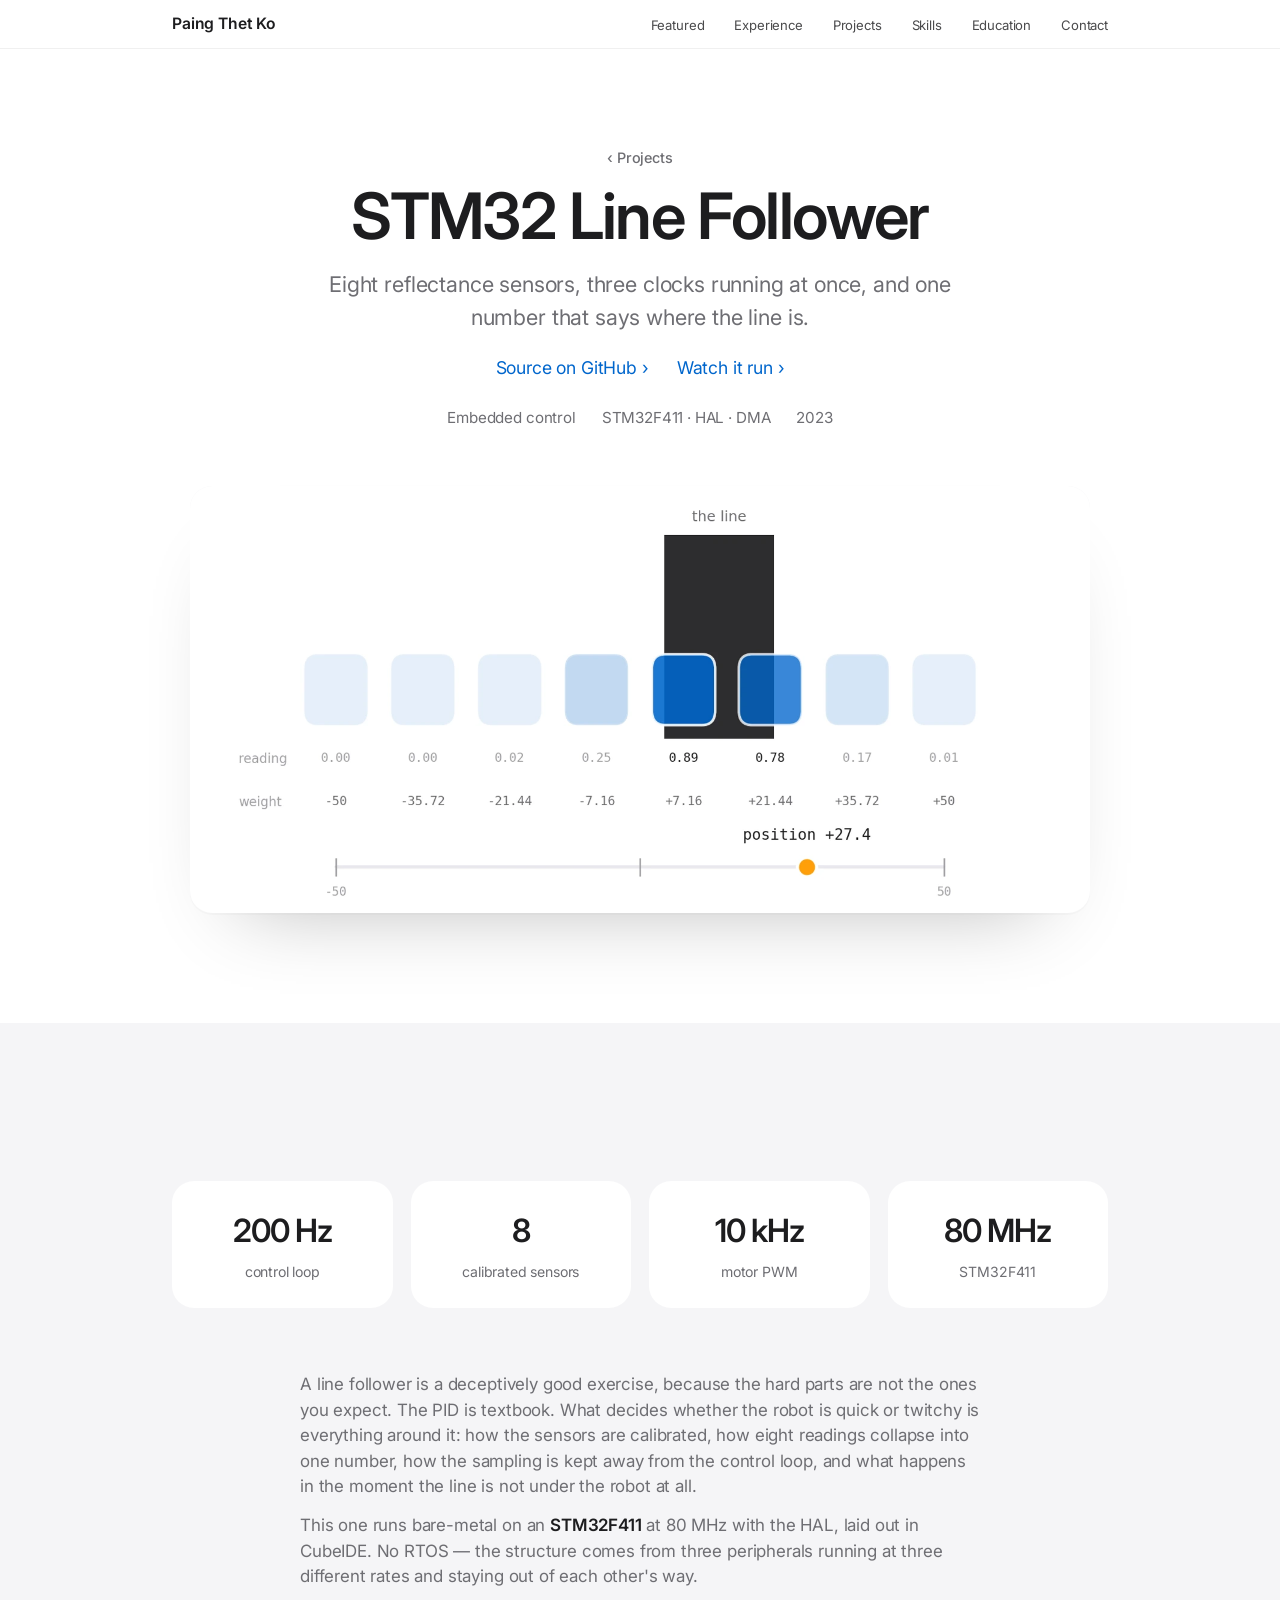
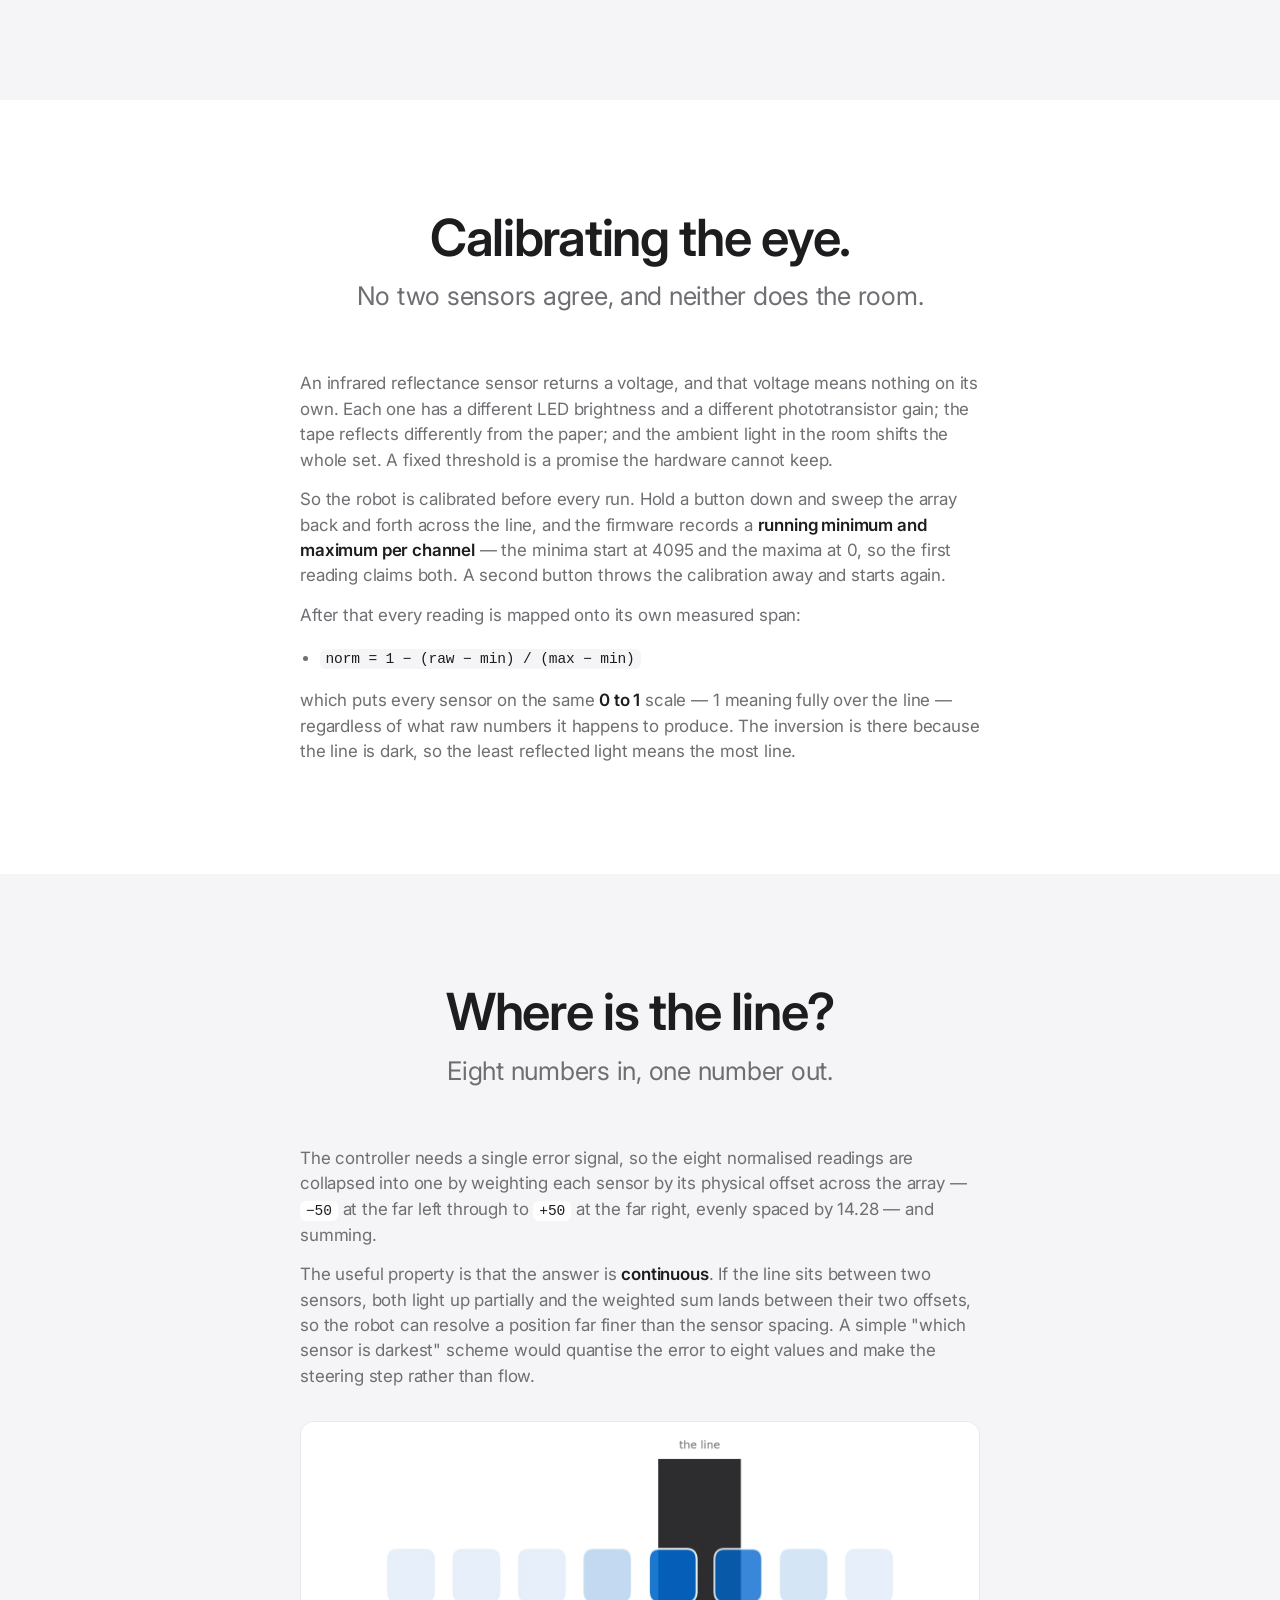
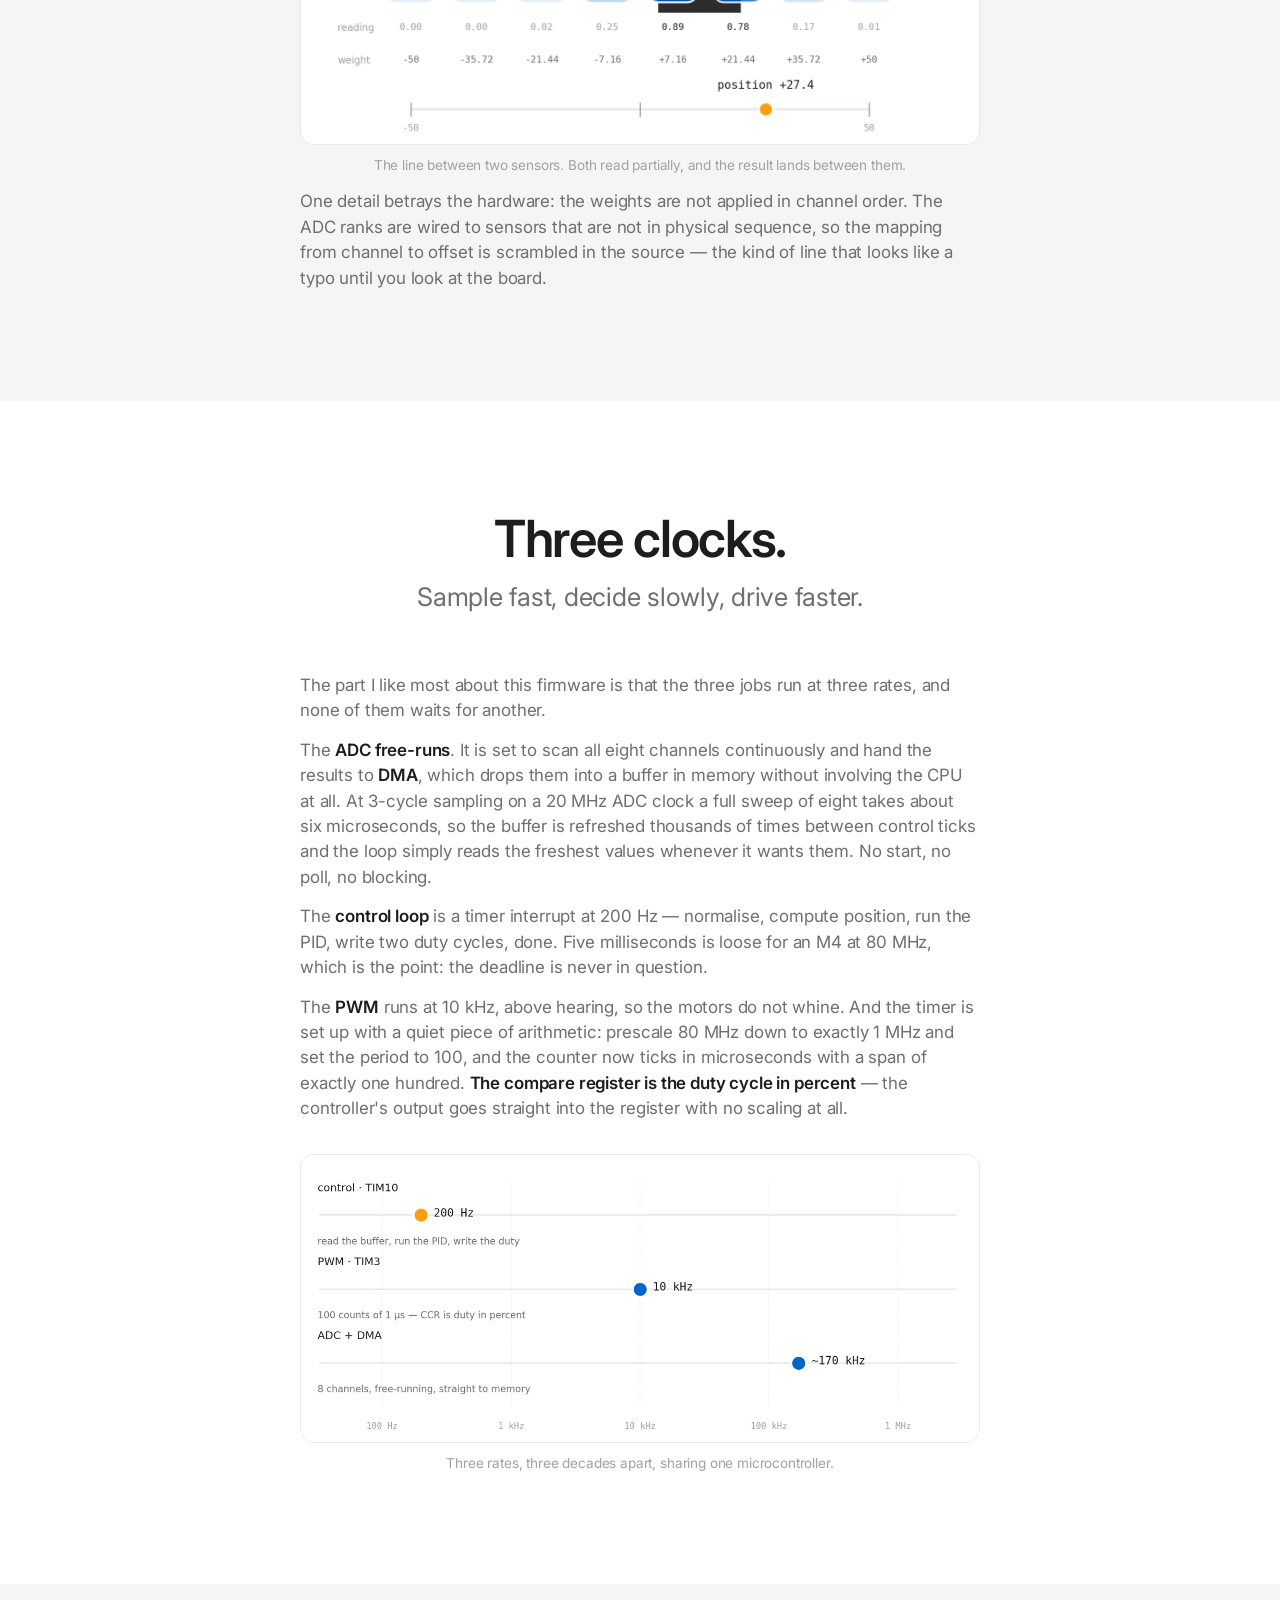
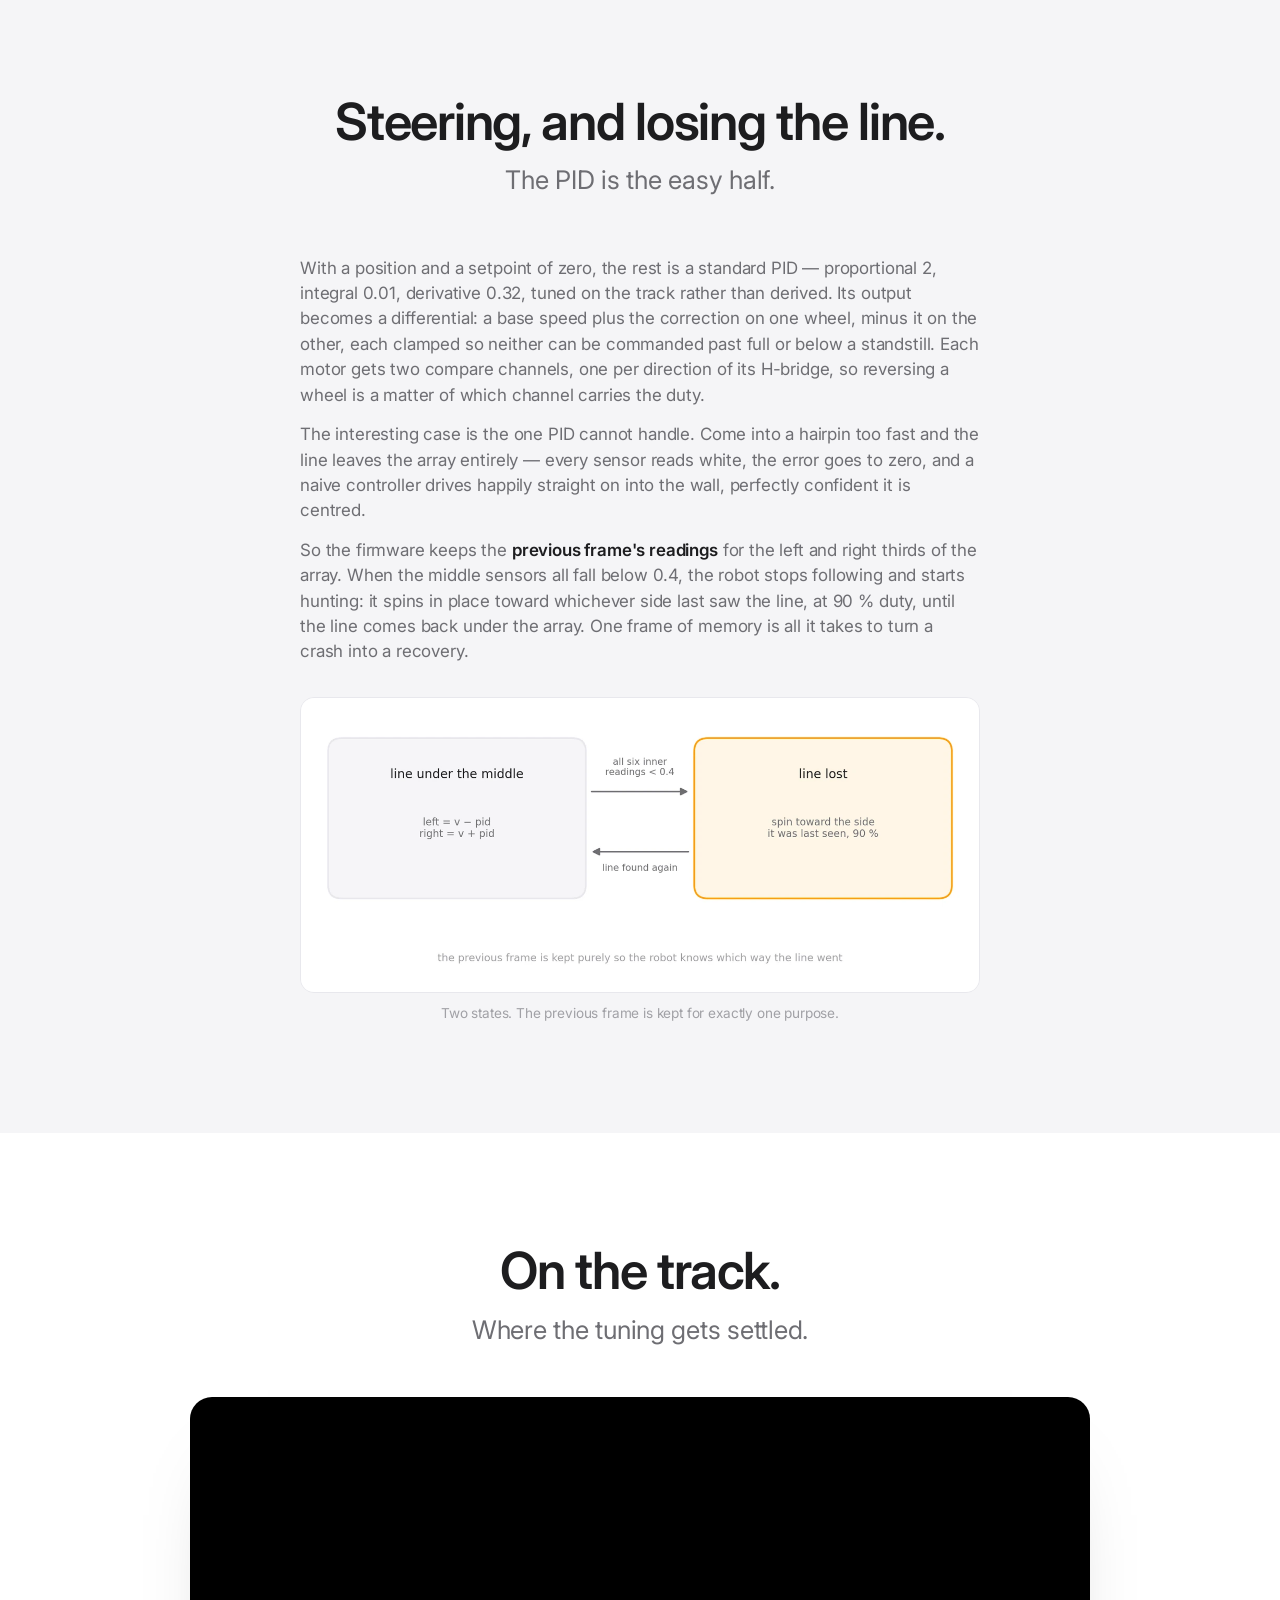
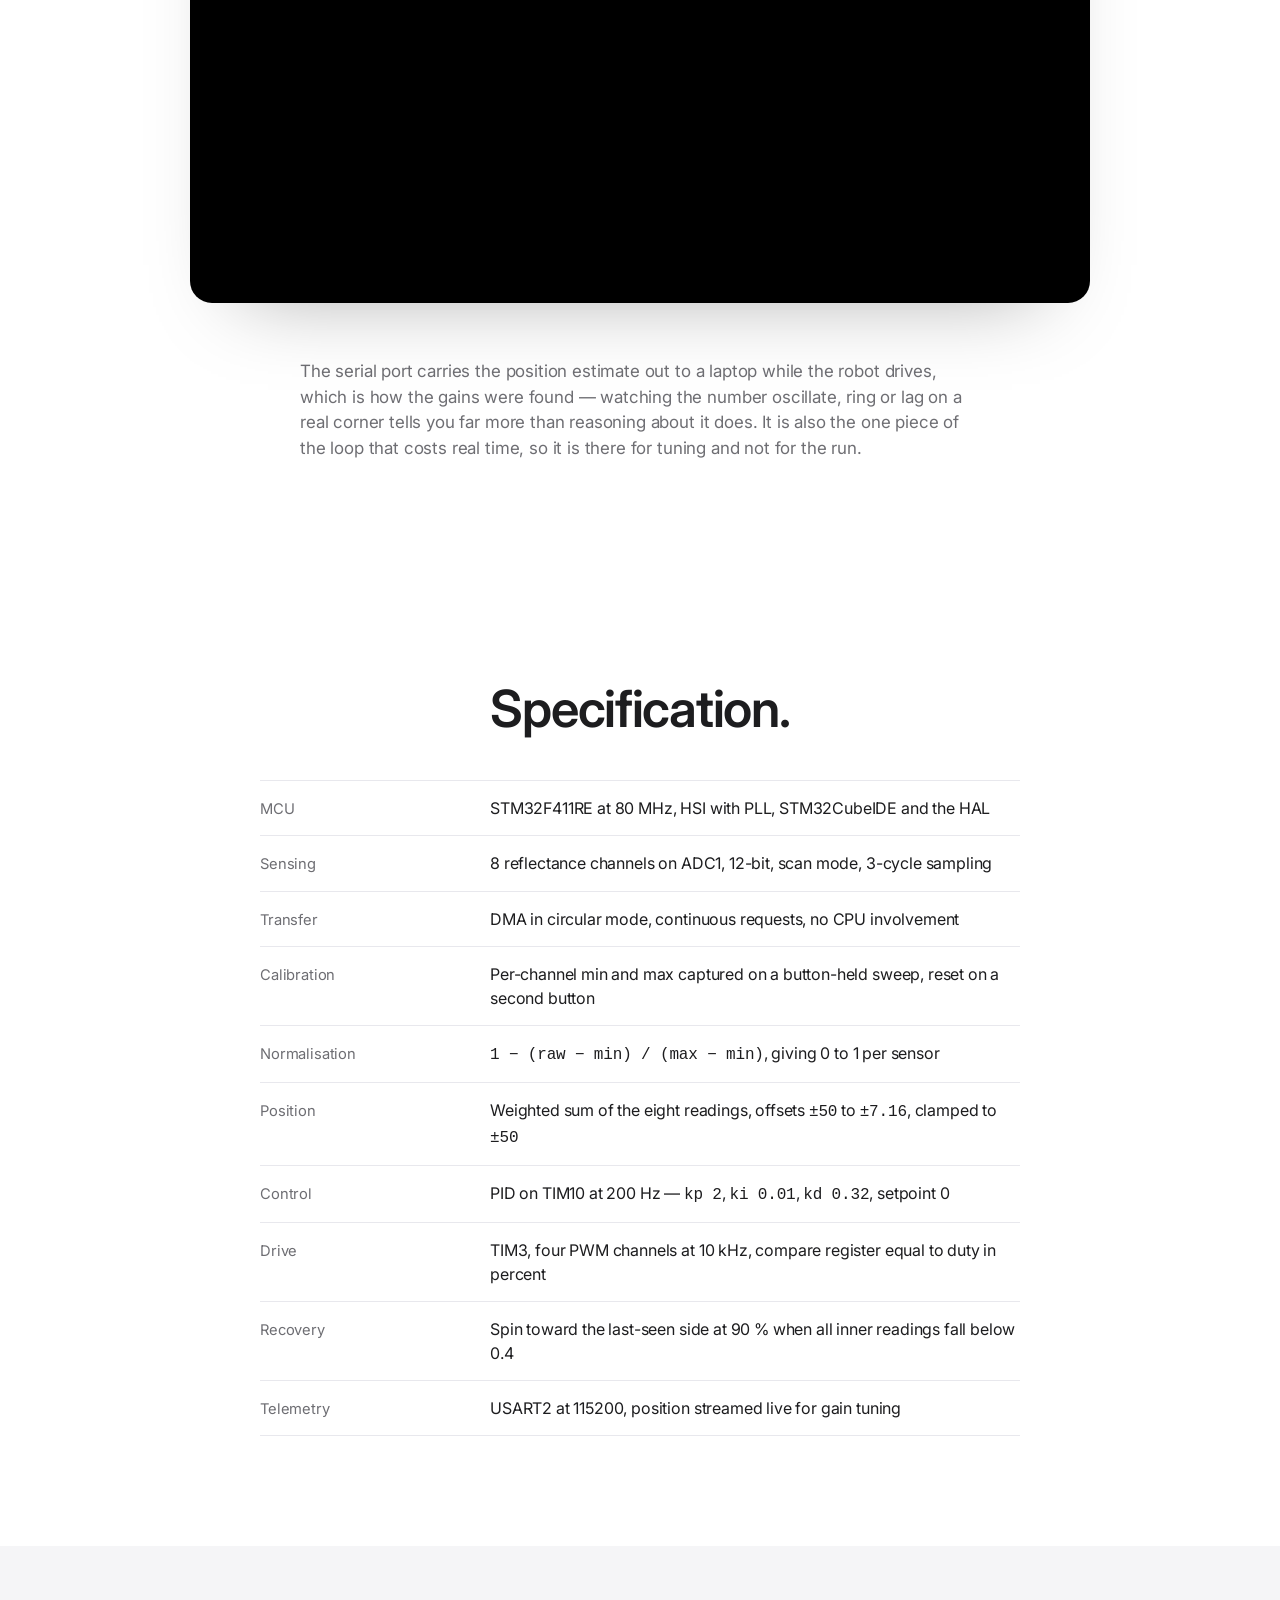
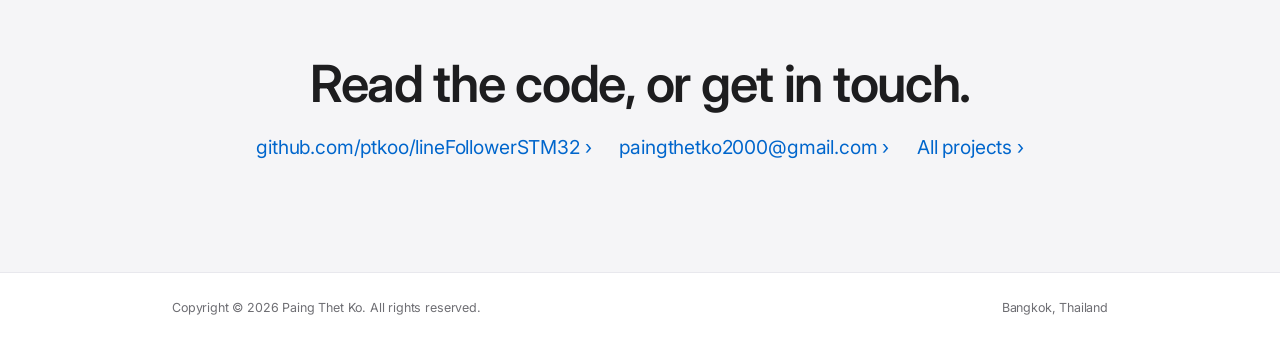
<file: projects/line-follower-stm32/index.html>
<!DOCTYPE html>
<html lang="en">
<head>
<meta charset="utf-8">
<meta name="viewport" content="width=device-width,initial-scale=1">
<title>STM32 Line Follower · Paing Thet Ko</title>
<meta name="description" content="A line-following robot on an STM32F411: eight calibrated reflectance sensors read by DMA, a 200 Hz PID loop, 10 kHz motor PWM, and a recovery move for when the line disappears.">
<link rel="canonical" href="https://ptkoo.github.io/projects/line-follower-stm32/">
<meta property="og:title" content="STM32 Line Follower">
<meta property="og:description" content="Eight sensors, three clocks, and one number that says where the line is.">
<meta property="og:type" content="article">
<meta property="og:url" content="https://ptkoo.github.io/projects/line-follower-stm32/">
<meta property="og:image" content="https://ptkoo.github.io/projects/line-follower-stm32/media/og.jpg">
<meta name="twitter:card" content="summary_large_image">
<link rel="icon" href="data:image/svg+xml,%3Csvg%20xmlns='http://www.w3.org/2000/svg'%20viewBox='0%200%2032%2032'%3E%3Crect%20width='32'%20height='32'%20rx='8'%20fill='%231d1d1f'/%3E%3Ccircle%20cx='16'%20cy='4.5'%20r='1.6'%20fill='%23fff'/%3E%3Crect%20x='15.2'%20y='5.5'%20width='1.6'%20height='3.5'%20fill='%23fff'/%3E%3Crect%20x='7'%20y='9'%20width='18'%20height='15'%20rx='4.5'%20fill='%23fff'/%3E%3Crect%20x='3.5'%20y='13.5'%20width='2.6'%20height='6'%20rx='1.3'%20fill='%23fff'/%3E%3Crect%20x='25.9'%20y='13.5'%20width='2.6'%20height='6'%20rx='1.3'%20fill='%23fff'/%3E%3Ccircle%20cx='12.5'%20cy='15.5'%20r='2.1'%20fill='%231d1d1f'/%3E%3Ccircle%20cx='19.5'%20cy='15.5'%20r='2.1'%20fill='%231d1d1f'/%3E%3Crect%20x='12'%20y='19.6'%20width='8'%20height='1.7'%20rx='.85'%20fill='%231d1d1f'/%3E%3C/svg%3E">
<link rel="preconnect" href="https://fonts.googleapis.com">
<link rel="preconnect" href="https://fonts.gstatic.com" crossorigin>
<link href="https://fonts.googleapis.com/css2?family=Inter:wght@400;500;600;700&display=swap" rel="stylesheet">
<link rel="stylesheet" href="../../style.css">
</head>
<body>

<nav class="nav">
  <div class="wrap">
    <a class="brand" href="../../">Paing Thet Ko</a>
    <ul>
      <li><a href="../../#featured">Featured</a></li>
      <li><a href="../../#experience">Experience</a></li>
      <li><a href="../../#projects">Projects</a></li>
      <li><a href="../../#skills">Skills</a></li>
      <li><a href="../../#education">Education</a></li>
      <li><a href="../../#contact">Contact</a></li>
    </ul>
  </div>
</nav>

<header class="hero center" id="top">
  <div class="wrap">
    <a class="crumb" href="../../#projects">Projects</a>
    <h1 class="h-title">STM32 Line Follower</h1>
    <p class="lede">Eight reflectance sensors, three clocks running at once, and one number that says where the line is.</p>
    <div class="links">
      <a href="https://github.com/ptkoo/lineFollowerSTM32" target="_blank" rel="noopener">Source on GitHub</a>
      <a href="#track">Watch it run</a>
    </div>
    <div class="meta">
      <span>Embedded control</span>
      <span>STM32F411 · HAL · DMA</span>
      <span>2023</span>
    </div>
    <div class="shot">
      <img src="media/array.webp" width="1500" height="712" fetchpriority="high" decoding="async" alt="Diagram of the eight-sensor array over a black line: each sensor shaded by its reading, its weight printed beneath, and the resulting position marked on a scale from minus fifty to plus fifty">
    </div>
    <div class="after"></div>
  </div>
</header>

<section class="band">
  <div class="wrap">
    <div class="stats">
      <div class="stat reveal"><b>200 Hz</b><span>control loop</span></div>
      <div class="stat reveal"><b>8</b><span>calibrated sensors</span></div>
      <div class="stat reveal"><b>10 kHz</b><span>motor PWM</span></div>
      <div class="stat reveal"><b>80 MHz</b><span>STM32F411</span></div>
    </div>
    <div class="prose reveal" style="margin-top:64px">
      <p>A line follower is a deceptively good exercise, because the hard parts are not the ones you expect. The PID is textbook. What decides whether the robot is quick or twitchy is everything around it: how the sensors are calibrated, how eight readings collapse into one number, how the sampling is kept away from the control loop, and what happens in the moment the line is not under the robot at all.</p>
      <p>This one runs bare-metal on an <b>STM32F411</b> at 80&nbsp;MHz with the HAL, laid out in CubeIDE. No RTOS — the structure comes from three peripherals running at three different rates and staying out of each other's way.</p>
    </div>
  </div>
</section>

<section>
  <div class="wrap">
    <div class="center">
      <h2 class="h-l reveal">Calibrating the eye.</h2>
      <p class="sub reveal">No two sensors agree, and neither does the room.</p>
    </div>

    <div class="prose block first reveal" style="margin-top:56px">
      <p>An infrared reflectance sensor returns a voltage, and that voltage means nothing on its own. Each one has a different LED brightness and a different phototransistor gain; the tape reflects differently from the paper; and the ambient light in the room shifts the whole set. A fixed threshold is a promise the hardware cannot keep.</p>
      <p>So the robot is calibrated before every run. Hold a button down and sweep the array back and forth across the line, and the firmware records a <b>running minimum and maximum per channel</b> — the minima start at 4095 and the maxima at 0, so the first reading claims both. A second button throws the calibration away and starts again.</p>
      <p>After that every reading is mapped onto its own measured span:</p>
      <ul>
        <li><code>norm = 1 − (raw − min) / (max − min)</code></li>
      </ul>
      <p>which puts every sensor on the same <b>0 to 1</b> scale — 1 meaning fully over the line — regardless of what raw numbers it happens to produce. The inversion is there because the line is dark, so the least reflected light means the most line.</p>
    </div>
  </div>
</section>

<section class="band">
  <div class="wrap">
    <div class="center">
      <h2 class="h-l reveal">Where is the line?</h2>
      <p class="sub reveal">Eight numbers in, one number out.</p>
    </div>

    <div class="prose block first reveal" style="margin-top:56px">
      <p>The controller needs a single error signal, so the eight normalised readings are collapsed into one by weighting each sensor by its physical offset across the array — <code>−50</code> at the far left through to <code>+50</code> at the far right, evenly spaced by 14.28 — and summing.</p>
      <p>The useful property is that the answer is <b>continuous</b>. If the line sits between two sensors, both light up partially and the weighted sum lands between their two offsets, so the robot can resolve a position far finer than the sensor spacing. A simple "which sensor is darkest" scheme would quantise the error to eight values and make the steering step rather than flow.</p>
      <figure>
        <img src="media/array.webp" width="1500" height="712" loading="lazy" decoding="async" alt="The sensor array with the line falling between two sensors, both partially lit, and the position landing between their two offsets">
        <figcaption>The line between two sensors. Both read partially, and the result lands between them.</figcaption>
      </figure>
      <p>One detail betrays the hardware: the weights are not applied in channel order. The ADC ranks are wired to sensors that are not in physical sequence, so the mapping from channel to offset is scrambled in the source — the kind of line that looks like a typo until you look at the board.</p>
    </div>
  </div>
</section>

<section>
  <div class="wrap">
    <div class="center">
      <h2 class="h-l reveal">Three clocks.</h2>
      <p class="sub reveal">Sample fast, decide slowly, drive faster.</p>
    </div>

    <div class="prose block first reveal" style="margin-top:56px">
      <p>The part I like most about this firmware is that the three jobs run at three rates, and none of them waits for another.</p>
      <p>The <b>ADC free-runs</b>. It is set to scan all eight channels continuously and hand the results to <b>DMA</b>, which drops them into a buffer in memory without involving the CPU at all. At 3-cycle sampling on a 20&nbsp;MHz ADC clock a full sweep of eight takes about six microseconds, so the buffer is refreshed thousands of times between control ticks and the loop simply reads the freshest values whenever it wants them. No start, no poll, no blocking.</p>
      <p>The <b>control loop</b> is a timer interrupt at 200&nbsp;Hz — normalise, compute position, run the PID, write two duty cycles, done. Five milliseconds is loose for an M4 at 80&nbsp;MHz, which is the point: the deadline is never in question.</p>
      <p>The <b>PWM</b> runs at 10&nbsp;kHz, above hearing, so the motors do not whine. And the timer is set up with a quiet piece of arithmetic: prescale 80&nbsp;MHz down to exactly 1&nbsp;MHz and set the period to 100, and the counter now ticks in microseconds with a span of exactly one hundred. <b>The compare register is the duty cycle in percent</b> — the controller's output goes straight into the register with no scaling at all.</p>
      <figure>
        <img src="media/clocks.webp" width="1300" height="553" loading="lazy" decoding="async" alt="Three horizontal rate axes on a logarithmic scale showing the 200 Hz control loop, the 10 kHz PWM and the roughly 170 kHz ADC sweep rate">
        <figcaption>Three rates, three decades apart, sharing one microcontroller.</figcaption>
      </figure>
    </div>
  </div>
</section>

<section class="band">
  <div class="wrap">
    <div class="center">
      <h2 class="h-l reveal">Steering, and losing the line.</h2>
      <p class="sub reveal">The PID is the easy half.</p>
    </div>

    <div class="prose block first reveal" style="margin-top:56px">
      <p>With a position and a setpoint of zero, the rest is a standard PID — proportional 2, integral 0.01, derivative 0.32, tuned on the track rather than derived. Its output becomes a differential: a base speed plus the correction on one wheel, minus it on the other, each clamped so neither can be commanded past full or below a standstill. Each motor gets two compare channels, one per direction of its H-bridge, so reversing a wheel is a matter of which channel carries the duty.</p>
      <p>The interesting case is the one PID cannot handle. Come into a hairpin too fast and the line leaves the array entirely — every sensor reads white, the error goes to zero, and a naive controller drives happily straight on into the wall, perfectly confident it is centred.</p>
      <p>So the firmware keeps the <b>previous frame's readings</b> for the left and right thirds of the array. When the middle sensors all fall below 0.4, the robot stops following and starts hunting: it spins in place toward whichever side last saw the line, at 90&nbsp;% duty, until the line comes back under the array. One frame of memory is all it takes to turn a crash into a recovery.</p>
      <figure>
        <img src="media/recovery.webp" width="1300" height="565" loading="lazy" decoding="async" alt="A two-state diagram: following the line with a PID differential, and a lost state that spins toward the side the line was last seen at 90 percent duty">
        <figcaption>Two states. The previous frame is kept for exactly one purpose.</figcaption>
      </figure>
    </div>
  </div>
</section>

<section id="track">
  <div class="wrap">
    <div class="center">
      <h2 class="h-l reveal">On the track.</h2>
      <p class="sub reveal">Where the tuning gets settled.</p>
      <div class="video reveal">
        <iframe src="https://www.youtube-nocookie.com/embed/gE_28TehIo8" title="The STM32 line follower running a timed course" loading="lazy" allow="accelerometer; autoplay; clipboard-write; encrypted-media; gyroscope; picture-in-picture; web-share" referrerpolicy="strict-origin-when-cross-origin" allowfullscreen></iframe>
      </div>
    </div>
    <div class="prose block reveal" style="margin-top:56px">
      <p>The serial port carries the position estimate out to a laptop while the robot drives, which is how the gains were found — watching the number oscillate, ring or lag on a real corner tells you far more than reasoning about it does. It is also the one piece of the loop that costs real time, so it is there for tuning and not for the run.</p>
    </div>
  </div>
</section>

<section>
  <div class="wrap">
    <div class="center"><h2 class="h-l reveal">Specification.</h2></div>
    <dl class="spec reveal">
      <div class="row"><dt>MCU</dt><dd>STM32F411RE at 80&nbsp;MHz, HSI with PLL, STM32CubeIDE and the HAL</dd></div>
      <div class="row"><dt>Sensing</dt><dd>8 reflectance channels on ADC1, 12-bit, scan mode, 3-cycle sampling</dd></div>
      <div class="row"><dt>Transfer</dt><dd>DMA in circular mode, continuous requests, no CPU involvement</dd></div>
      <div class="row"><dt>Calibration</dt><dd>Per-channel min and max captured on a button-held sweep, reset on a second button</dd></div>
      <div class="row"><dt>Normalisation</dt><dd><code>1 − (raw − min) / (max − min)</code>, giving 0 to 1 per sensor</dd></div>
      <div class="row"><dt>Position</dt><dd>Weighted sum of the eight readings, offsets <code>±50</code> to <code>±7.16</code>, clamped to <code>±50</code></dd></div>
      <div class="row"><dt>Control</dt><dd>PID on TIM10 at 200&nbsp;Hz — <code>kp 2</code>, <code>ki 0.01</code>, <code>kd 0.32</code>, setpoint 0</dd></div>
      <div class="row"><dt>Drive</dt><dd>TIM3, four PWM channels at 10&nbsp;kHz, compare register equal to duty in percent</dd></div>
      <div class="row"><dt>Recovery</dt><dd>Spin toward the last-seen side at 90&nbsp;% when all inner readings fall below 0.4</dd></div>
      <div class="row"><dt>Telemetry</dt><dd>USART2 at 115200, position streamed live for gain tuning</dd></div>
    </dl>
  </div>
</section>

<section class="band center contact">
  <div class="wrap">
    <h2 class="h-l reveal">Read the code, or get in touch.</h2>
    <div class="links reveal">
      <a href="https://github.com/ptkoo/lineFollowerSTM32" target="_blank" rel="noopener">github.com/ptkoo/lineFollowerSTM32</a>
      <a href="mailto:paingthetko2000@gmail.com">paingthetko2000@gmail.com</a>
      <a href="../../#projects">All projects</a>
    </div>
  </div>
</section>

<footer>
  <div class="wrap">
    <span>Copyright © <span id="year"></span> Paing Thet Ko. All rights reserved.</span>
    <span>Bangkok, Thailand</span>
  </div>
</footer>

<script src="../../main.js" defer></script>
</body>
</html>
</file>
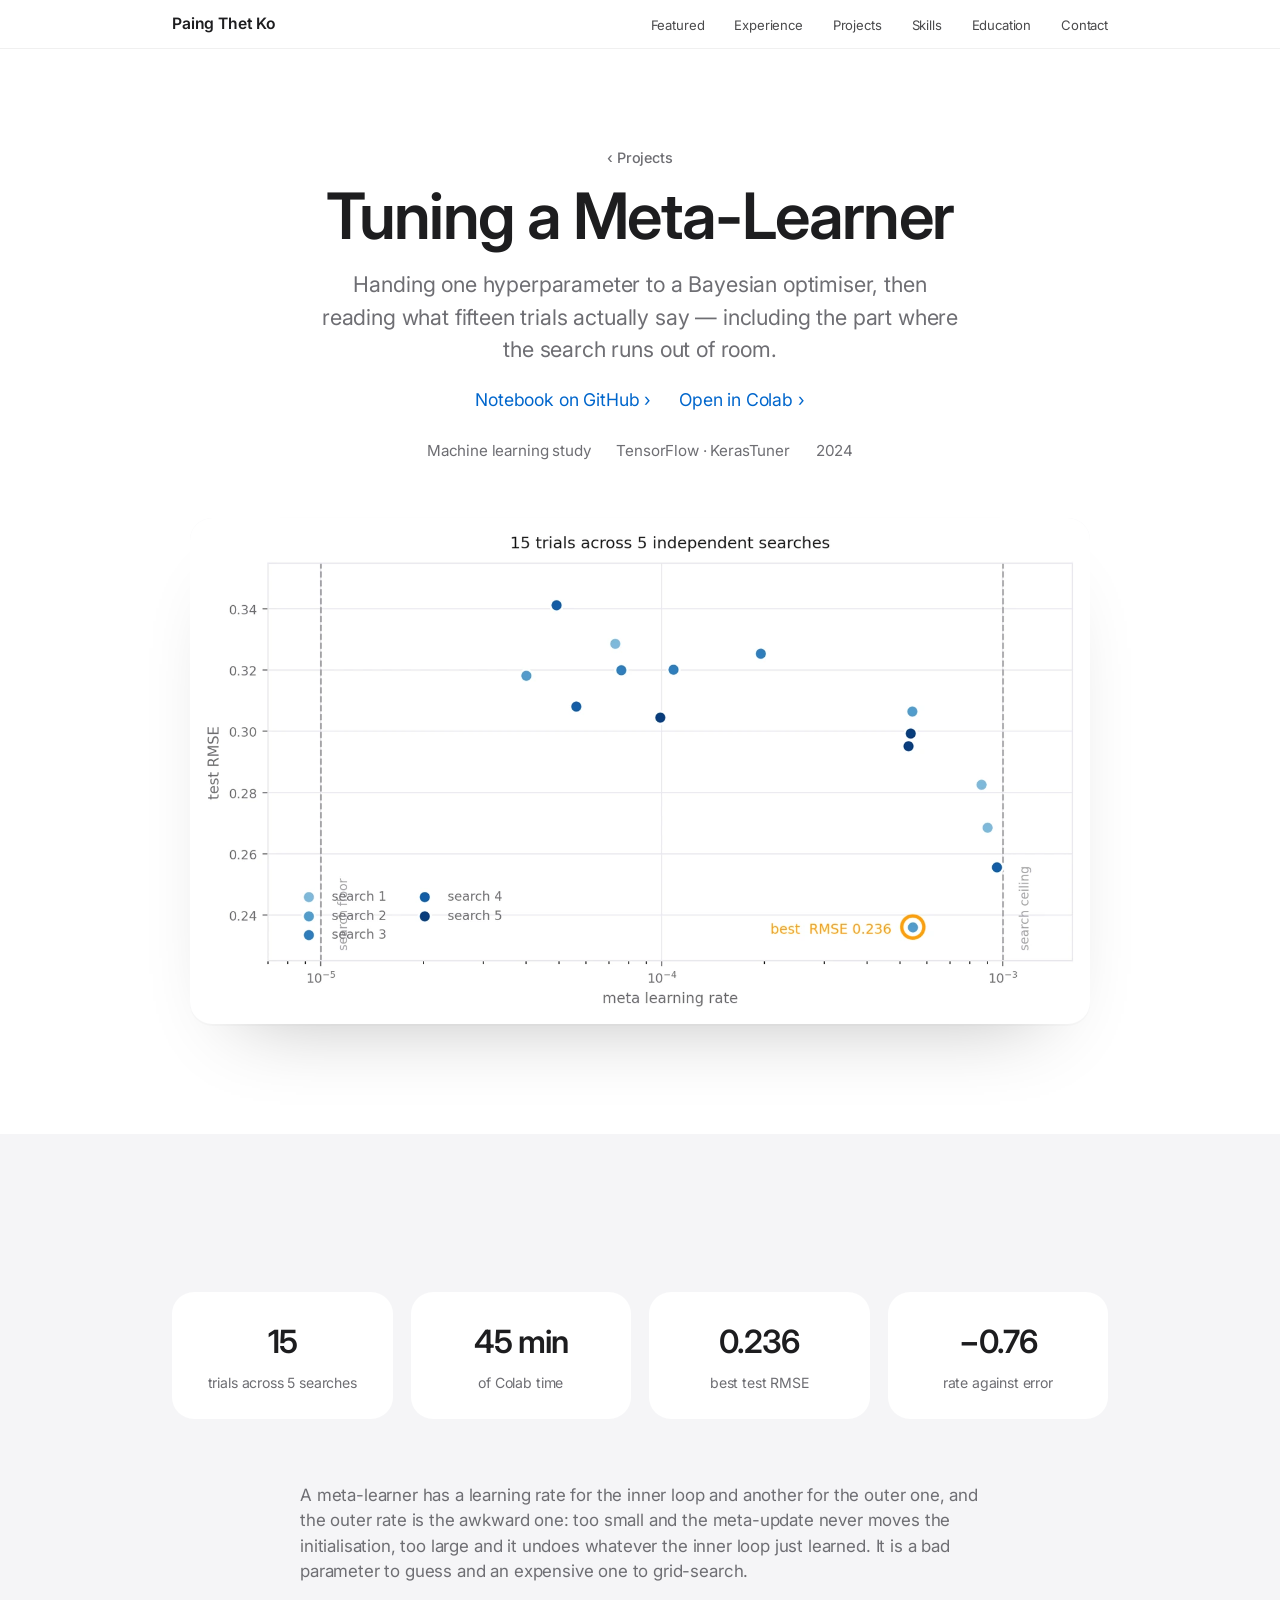
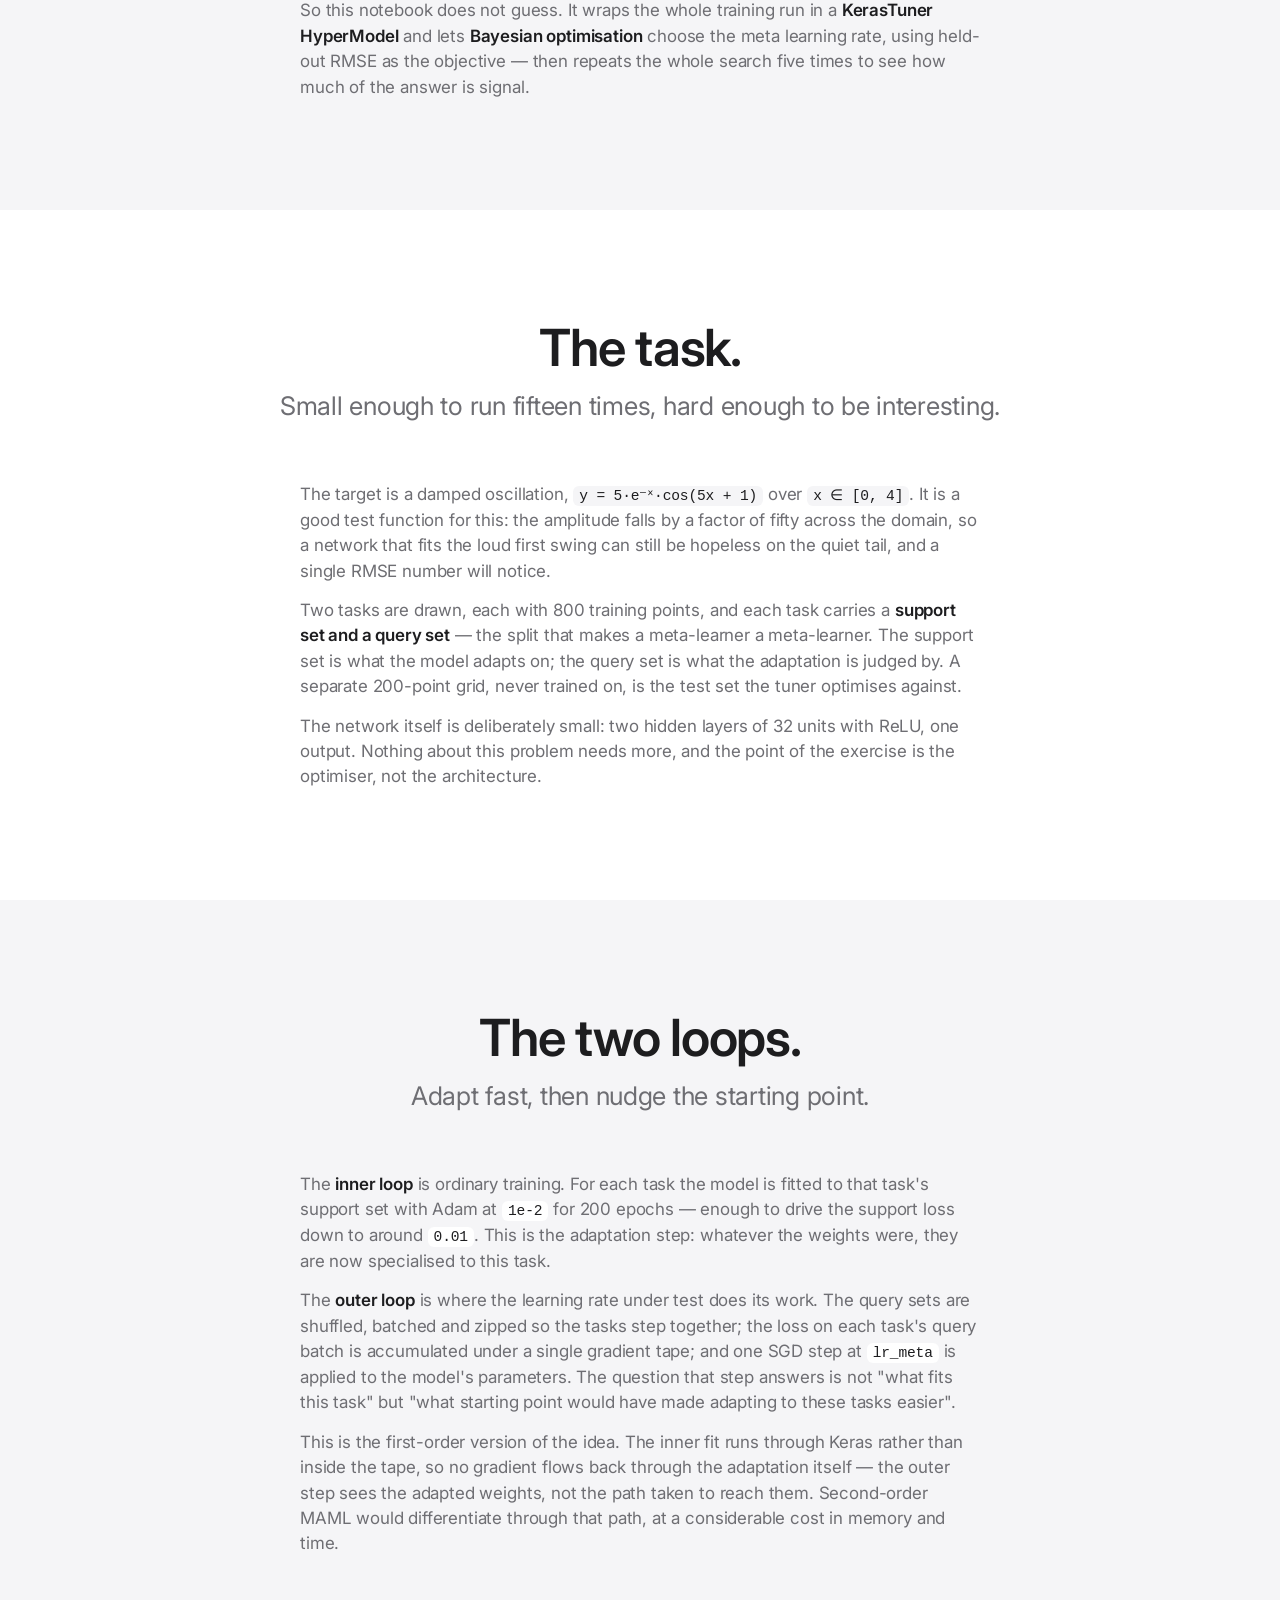
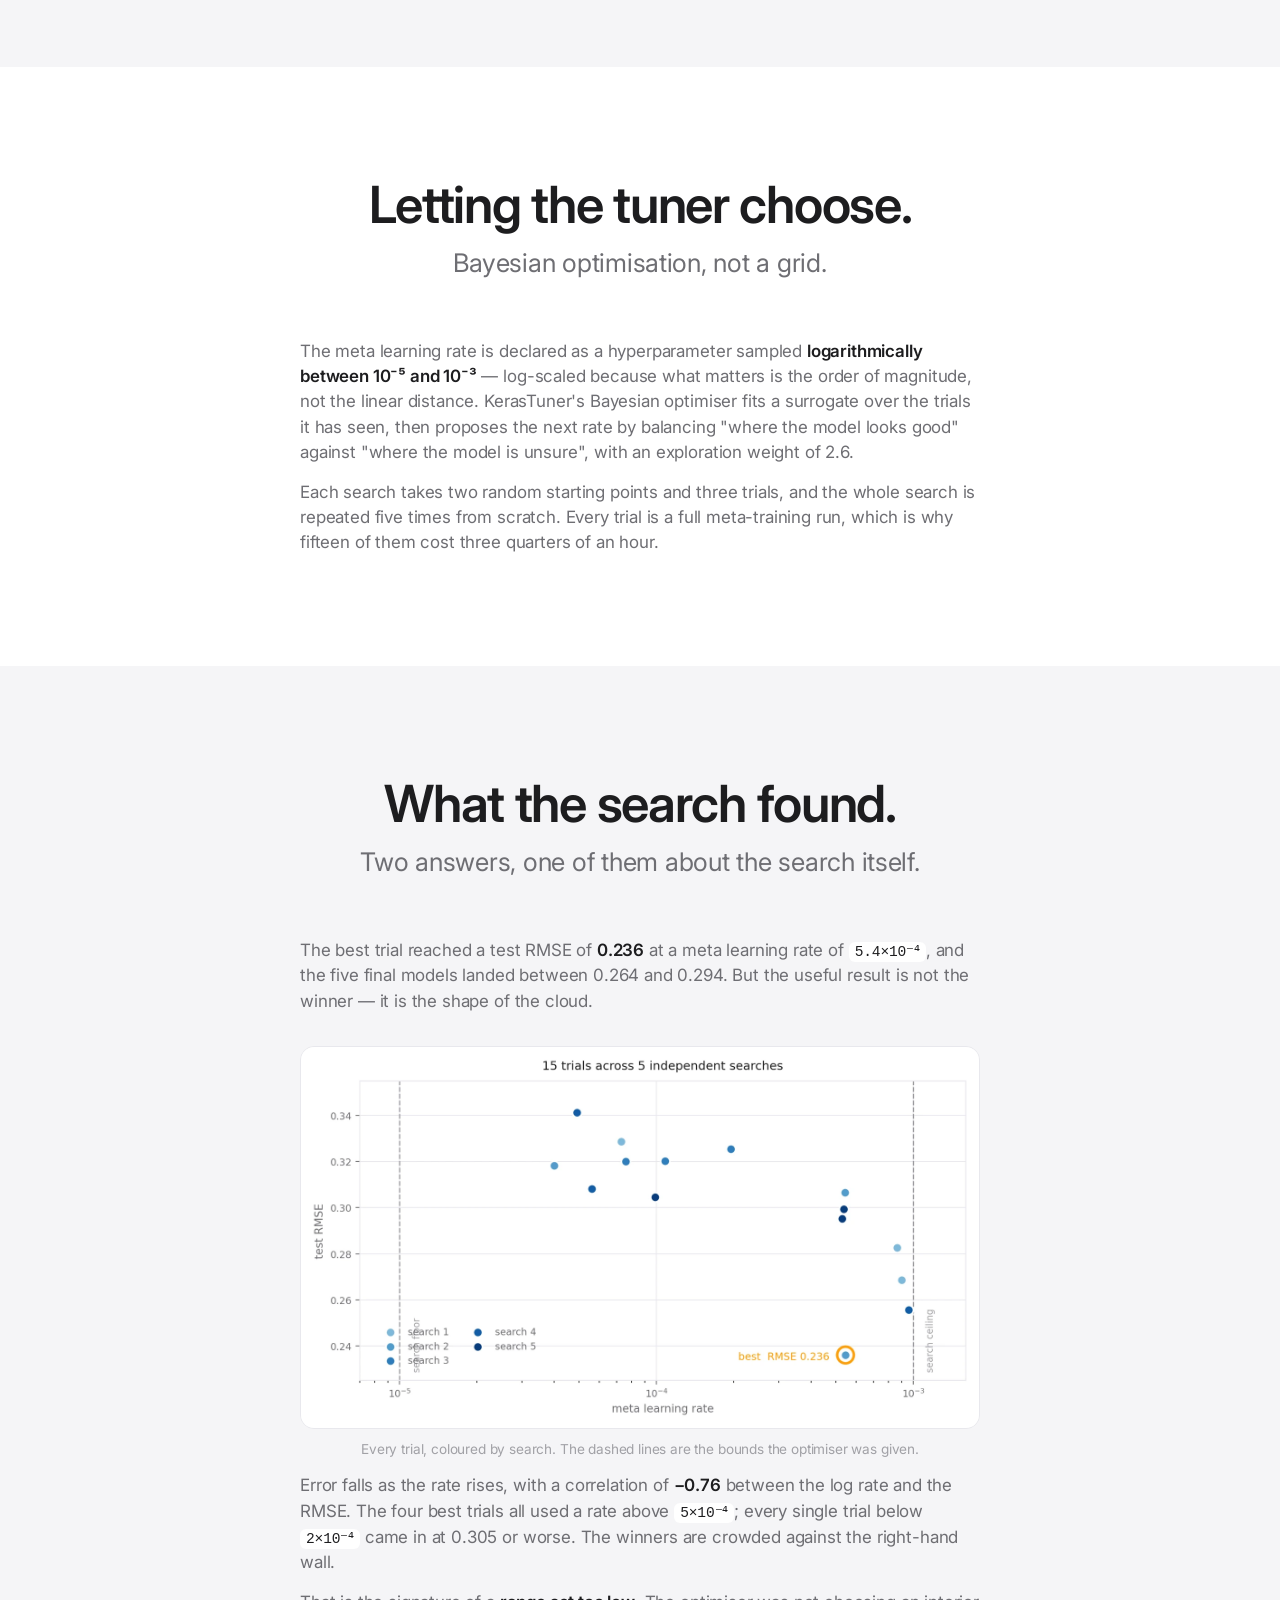
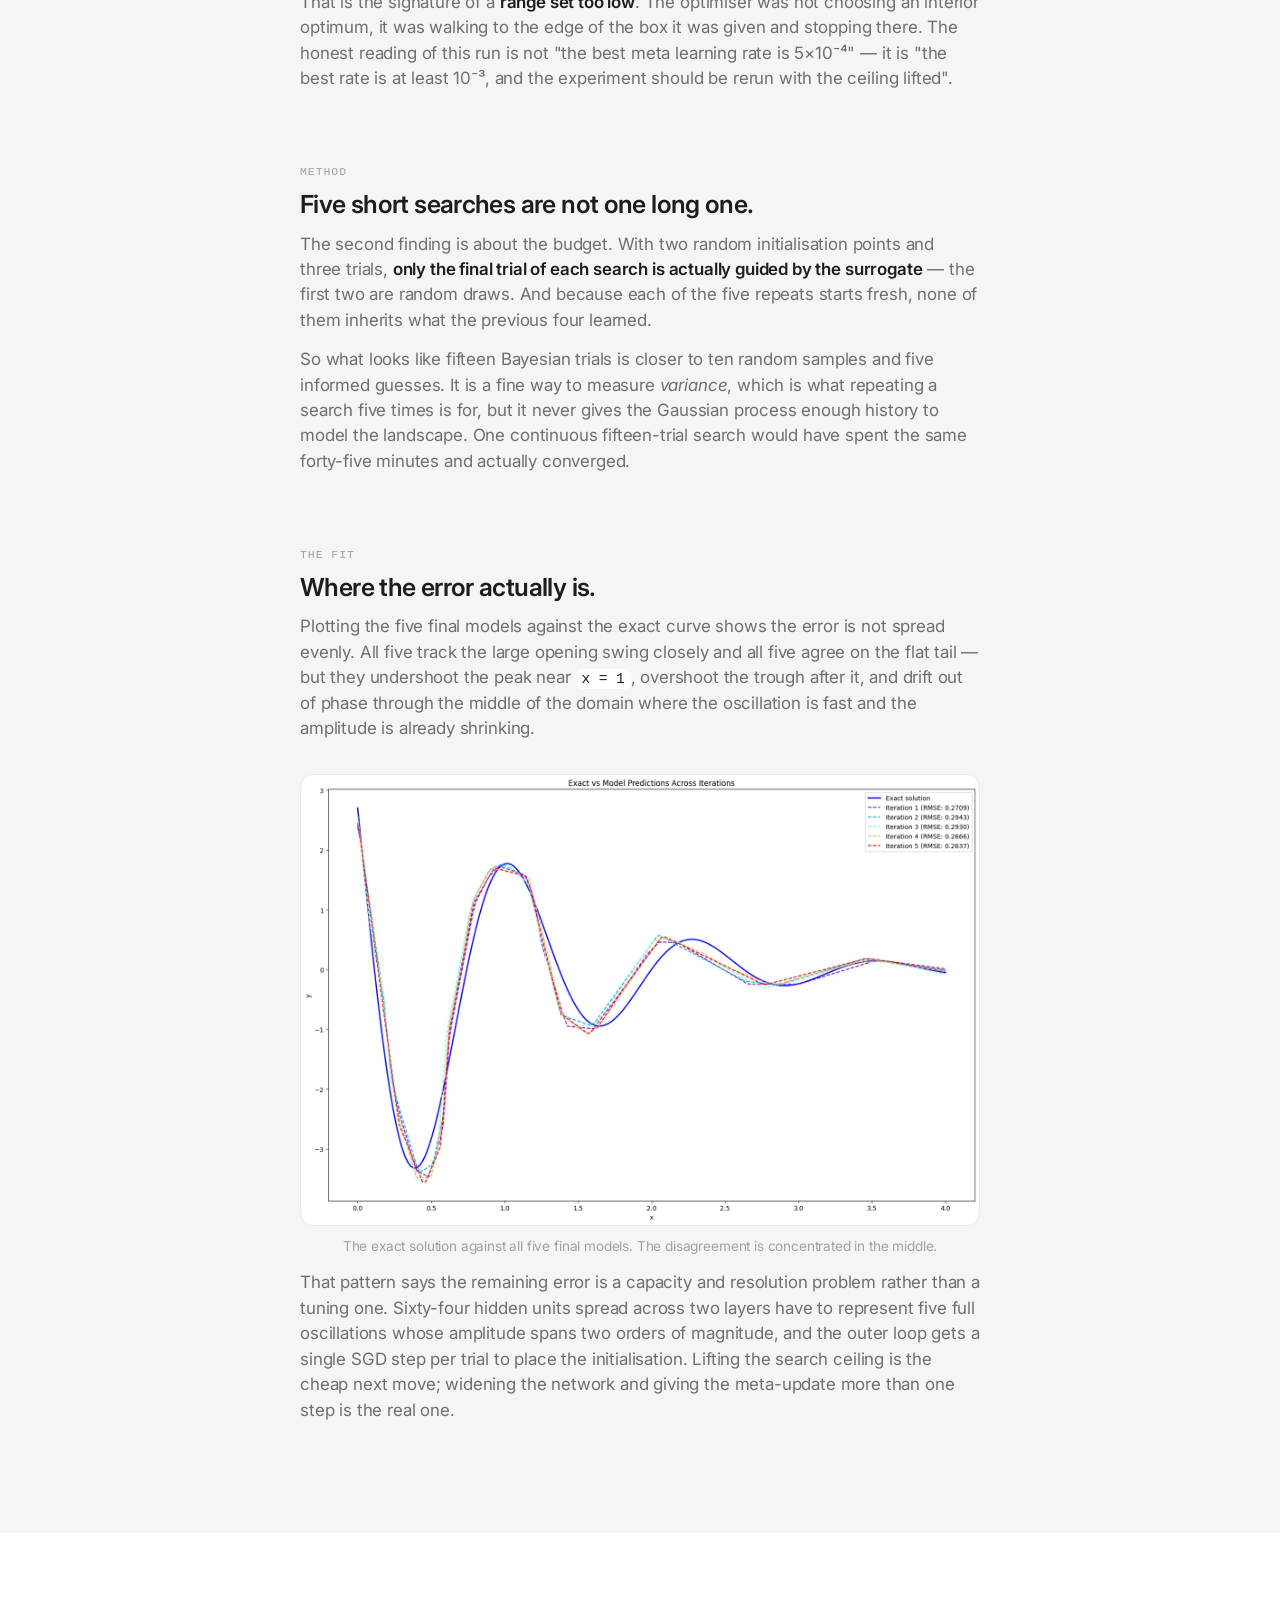
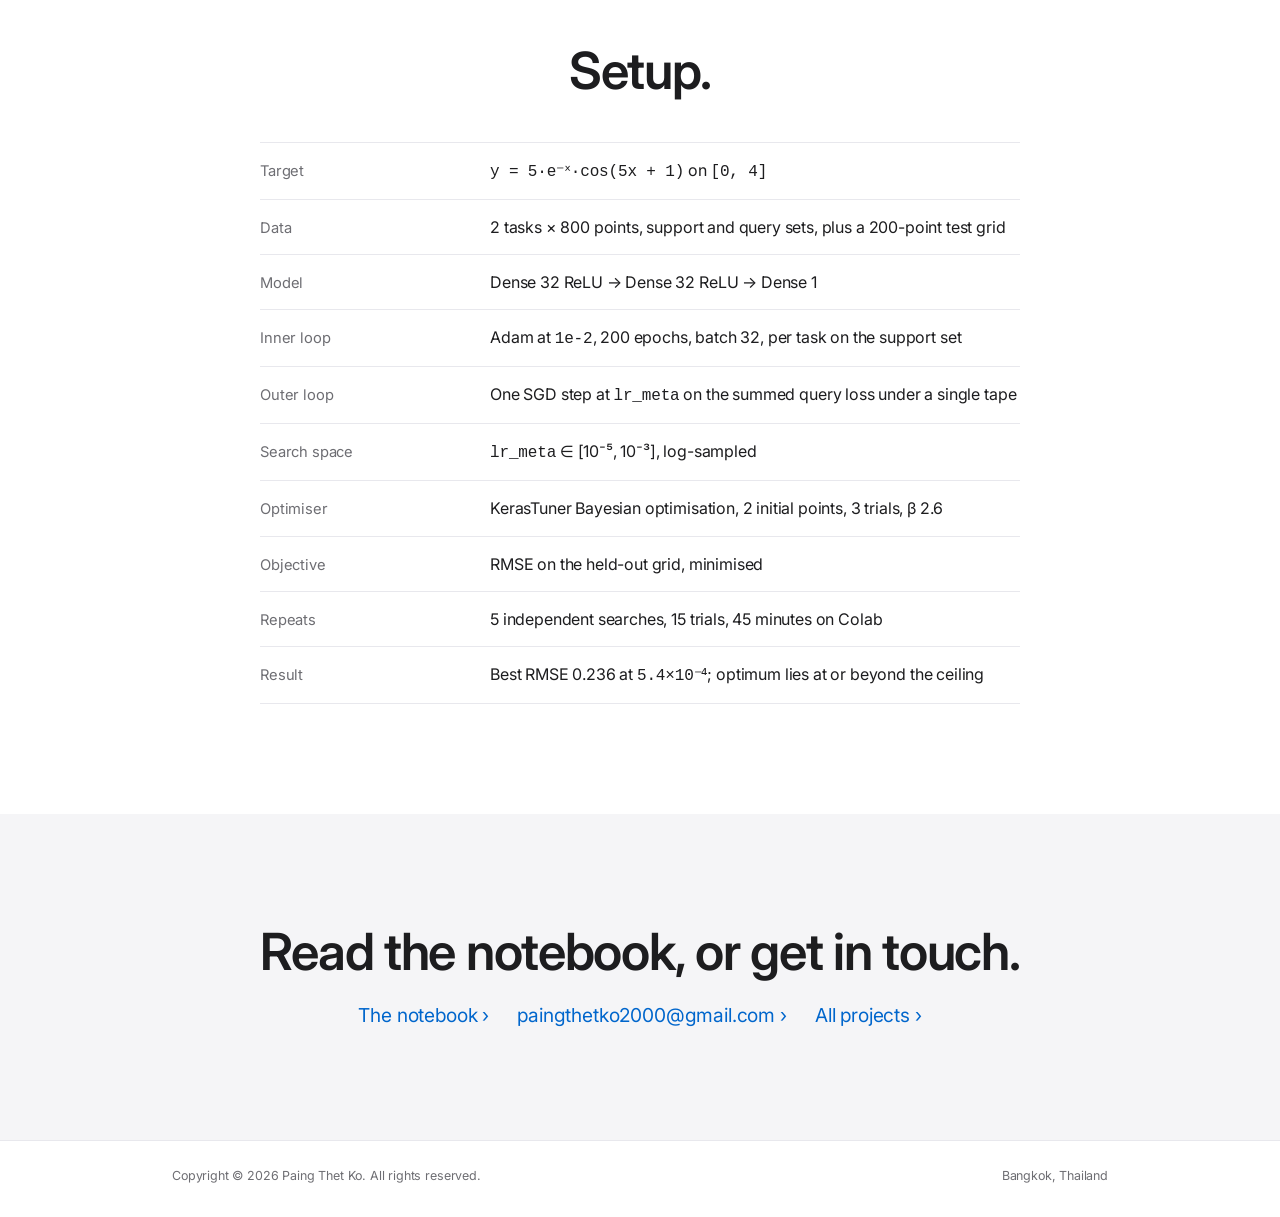
<file: projects/meta-learning-bayesopt/index.html>
<!DOCTYPE html>
<html lang="en">
<head>
<meta charset="utf-8">
<meta name="viewport" content="width=device-width,initial-scale=1">
<title>Tuning a Meta-Learner · Paing Thet Ko</title>
<meta name="description" content="Handing the meta learning rate of a two-task support/query learner to KerasTuner's Bayesian optimisation, and reading what fifteen trials actually say about the search.">
<link rel="canonical" href="https://ptkoo.github.io/projects/meta-learning-bayesopt/">
<meta property="og:title" content="Tuning a Meta-Learner">
<meta property="og:description" content="Fifteen trials, forty-five minutes, and a search that ran out of room.">
<meta property="og:type" content="article">
<meta property="og:url" content="https://ptkoo.github.io/projects/meta-learning-bayesopt/">
<meta property="og:image" content="https://ptkoo.github.io/projects/meta-learning-bayesopt/media/og.jpg">
<meta name="twitter:card" content="summary_large_image">
<link rel="icon" href="data:image/svg+xml,%3Csvg%20xmlns='http://www.w3.org/2000/svg'%20viewBox='0%200%2032%2032'%3E%3Crect%20width='32'%20height='32'%20rx='8'%20fill='%231d1d1f'/%3E%3Ccircle%20cx='16'%20cy='4.5'%20r='1.6'%20fill='%23fff'/%3E%3Crect%20x='15.2'%20y='5.5'%20width='1.6'%20height='3.5'%20fill='%23fff'/%3E%3Crect%20x='7'%20y='9'%20width='18'%20height='15'%20rx='4.5'%20fill='%23fff'/%3E%3Crect%20x='3.5'%20y='13.5'%20width='2.6'%20height='6'%20rx='1.3'%20fill='%23fff'/%3E%3Crect%20x='25.9'%20y='13.5'%20width='2.6'%20height='6'%20rx='1.3'%20fill='%23fff'/%3E%3Ccircle%20cx='12.5'%20cy='15.5'%20r='2.1'%20fill='%231d1d1f'/%3E%3Ccircle%20cx='19.5'%20cy='15.5'%20r='2.1'%20fill='%231d1d1f'/%3E%3Crect%20x='12'%20y='19.6'%20width='8'%20height='1.7'%20rx='.85'%20fill='%231d1d1f'/%3E%3C/svg%3E">
<link rel="preconnect" href="https://fonts.googleapis.com">
<link rel="preconnect" href="https://fonts.gstatic.com" crossorigin>
<link href="https://fonts.googleapis.com/css2?family=Inter:wght@400;500;600;700&display=swap" rel="stylesheet">
<link rel="stylesheet" href="../../style.css">
</head>
<body>

<nav class="nav">
  <div class="wrap">
    <a class="brand" href="../../">Paing Thet Ko</a>
    <ul>
      <li><a href="../../#featured">Featured</a></li>
      <li><a href="../../#experience">Experience</a></li>
      <li><a href="../../#projects">Projects</a></li>
      <li><a href="../../#skills">Skills</a></li>
      <li><a href="../../#education">Education</a></li>
      <li><a href="../../#contact">Contact</a></li>
    </ul>
  </div>
</nav>

<header class="hero center" id="top">
  <div class="wrap">
    <a class="crumb" href="../../#projects">Projects</a>
    <h1 class="h-title">Tuning a Meta-Learner</h1>
    <p class="lede">Handing one hyperparameter to a Bayesian optimiser, then reading what fifteen trials actually say — including the part where the search runs out of room.</p>
    <div class="links">
      <a href="https://github.com/ptkoo/2DPlotterFromImage/blob/main/Meta_Learning%2C_Bayesian_Optimization.ipynb" target="_blank" rel="noopener">Notebook on GitHub</a>
      <a href="https://colab.research.google.com/github/ptkoo/2DPlotterFromImage/blob/main/Meta_Learning%2C_Bayesian_Optimization.ipynb" target="_blank" rel="noopener">Open in Colab</a>
    </div>
    <div class="meta">
      <span>Machine learning study</span>
      <span>TensorFlow · KerasTuner</span>
      <span>2024</span>
    </div>
    <div class="shot">
      <img src="media/search.webp" width="1500" height="842" fetchpriority="high" decoding="async" alt="Scatter plot of test RMSE against meta learning rate on a log axis for fifteen trials, showing error falling as the learning rate rises and the best results clustered at the top of the searched range">
    </div>
    <div class="after"></div>
  </div>
</header>

<section class="band">
  <div class="wrap">
    <div class="stats">
      <div class="stat reveal"><b>15</b><span>trials across 5 searches</span></div>
      <div class="stat reveal"><b>45 min</b><span>of Colab time</span></div>
      <div class="stat reveal"><b>0.236</b><span>best test RMSE</span></div>
      <div class="stat reveal"><b>−0.76</b><span>rate against error</span></div>
    </div>
    <div class="prose reveal" style="margin-top:64px">
      <p>A meta-learner has a learning rate for the inner loop and another for the outer one, and the outer rate is the awkward one: too small and the meta-update never moves the initialisation, too large and it undoes whatever the inner loop just learned. It is a bad parameter to guess and an expensive one to grid-search.</p>
      <p>So this notebook does not guess. It wraps the whole training run in a <b>KerasTuner HyperModel</b> and lets <b>Bayesian optimisation</b> choose the meta learning rate, using held-out RMSE as the objective — then repeats the whole search five times to see how much of the answer is signal.</p>
    </div>
  </div>
</section>

<section>
  <div class="wrap">
    <div class="center">
      <h2 class="h-l reveal">The task.</h2>
      <p class="sub reveal">Small enough to run fifteen times, hard enough to be interesting.</p>
    </div>

    <div class="prose block first reveal" style="margin-top:56px">
      <p>The target is a damped oscillation, <code>y = 5·e⁻ˣ·cos(5x + 1)</code> over <code>x ∈ [0, 4]</code>. It is a good test function for this: the amplitude falls by a factor of fifty across the domain, so a network that fits the loud first swing can still be hopeless on the quiet tail, and a single RMSE number will notice.</p>
      <p>Two tasks are drawn, each with 800 training points, and each task carries a <b>support set and a query set</b> — the split that makes a meta-learner a meta-learner. The support set is what the model adapts on; the query set is what the adaptation is judged by. A separate 200-point grid, never trained on, is the test set the tuner optimises against.</p>
      <p>The network itself is deliberately small: two hidden layers of 32 units with ReLU, one output. Nothing about this problem needs more, and the point of the exercise is the optimiser, not the architecture.</p>
    </div>
  </div>
</section>

<section class="band">
  <div class="wrap">
    <div class="center">
      <h2 class="h-l reveal">The two loops.</h2>
      <p class="sub reveal">Adapt fast, then nudge the starting point.</p>
    </div>

    <div class="prose block first reveal" style="margin-top:56px">
      <p>The <b>inner loop</b> is ordinary training. For each task the model is fitted to that task's support set with Adam at <code>1e-2</code> for 200 epochs — enough to drive the support loss down to around <code>0.01</code>. This is the adaptation step: whatever the weights were, they are now specialised to this task.</p>
      <p>The <b>outer loop</b> is where the learning rate under test does its work. The query sets are shuffled, batched and zipped so the tasks step together; the loss on each task's query batch is accumulated under a single gradient tape; and one SGD step at <code>lr_meta</code> is applied to the model's parameters. The question that step answers is not "what fits this task" but "what starting point would have made adapting to these tasks easier".</p>
      <p>This is the first-order version of the idea. The inner fit runs through Keras rather than inside the tape, so no gradient flows back through the adaptation itself — the outer step sees the adapted weights, not the path taken to reach them. Second-order MAML would differentiate through that path, at a considerable cost in memory and time.</p>
    </div>
  </div>
</section>

<section>
  <div class="wrap">
    <div class="center">
      <h2 class="h-l reveal">Letting the tuner choose.</h2>
      <p class="sub reveal">Bayesian optimisation, not a grid.</p>
    </div>

    <div class="prose block first reveal" style="margin-top:56px">
      <p>The meta learning rate is declared as a hyperparameter sampled <b>logarithmically between 10⁻⁵ and 10⁻³</b> — log-scaled because what matters is the order of magnitude, not the linear distance. KerasTuner's Bayesian optimiser fits a surrogate over the trials it has seen, then proposes the next rate by balancing "where the model looks good" against "where the model is unsure", with an exploration weight of 2.6.</p>
      <p>Each search takes two random starting points and three trials, and the whole search is repeated five times from scratch. Every trial is a full meta-training run, which is why fifteen of them cost three quarters of an hour.</p>
    </div>
  </div>
</section>

<section class="band">
  <div class="wrap">
    <div class="center">
      <h2 class="h-l reveal">What the search found.</h2>
      <p class="sub reveal">Two answers, one of them about the search itself.</p>
    </div>

    <div class="prose block first reveal" style="margin-top:56px">
      <p>The best trial reached a test RMSE of <b>0.236</b> at a meta learning rate of <code>5.4×10⁻⁴</code>, and the five final models landed between 0.264 and 0.294. But the useful result is not the winner — it is the shape of the cloud.</p>
      <figure>
        <img src="media/search.webp" width="1500" height="842" loading="lazy" decoding="async" alt="Test RMSE against meta learning rate for all fifteen trials, coloured by which of the five searches produced them, with the best trial circled near the upper bound of the range">
        <figcaption>Every trial, coloured by search. The dashed lines are the bounds the optimiser was given.</figcaption>
      </figure>
      <p>Error falls as the rate rises, with a correlation of <b>−0.76</b> between the log rate and the RMSE. The four best trials all used a rate above <code>5×10⁻⁴</code>; every single trial below <code>2×10⁻⁴</code> came in at 0.305 or worse. The winners are crowded against the right-hand wall.</p>
      <p>That is the signature of a <b>range set too low</b>. The optimiser was not choosing an interior optimum, it was walking to the edge of the box it was given and stopping there. The honest reading of this run is not "the best meta learning rate is 5×10⁻⁴" — it is "the best rate is at least 10⁻³, and the experiment should be rerun with the ceiling lifted".</p>
    </div>

    <div class="prose block reveal">
      <div class="eyebrow">Method</div>
      <h3>Five short searches are not one long one.</h3>
      <p>The second finding is about the budget. With two random initialisation points and three trials, <b>only the final trial of each search is actually guided by the surrogate</b> — the first two are random draws. And because each of the five repeats starts fresh, none of them inherits what the previous four learned.</p>
      <p>So what looks like fifteen Bayesian trials is closer to ten random samples and five informed guesses. It is a fine way to measure <em>variance</em>, which is what repeating a search five times is for, but it never gives the Gaussian process enough history to model the landscape. One continuous fifteen-trial search would have spent the same forty-five minutes and actually converged.</p>
    </div>

    <div class="prose block reveal">
      <div class="eyebrow">The fit</div>
      <h3>Where the error actually is.</h3>
      <p>Plotting the five final models against the exact curve shows the error is not spread evenly. All five track the large opening swing closely and all five agree on the flat tail — but they undershoot the peak near <code>x = 1</code>, overshoot the trough after it, and drift out of phase through the middle of the domain where the oscillation is fast and the amplitude is already shrinking.</p>
      <figure>
        <img src="media/fit.webp" width="1500" height="1000" loading="lazy" decoding="async" alt="The exact damped cosine plotted against the five final model predictions, which follow the first large swing closely but lose amplitude and phase through the middle of the range">
        <figcaption>The exact solution against all five final models. The disagreement is concentrated in the middle.</figcaption>
      </figure>
      <p>That pattern says the remaining error is a capacity and resolution problem rather than a tuning one. Sixty-four hidden units spread across two layers have to represent five full oscillations whose amplitude spans two orders of magnitude, and the outer loop gets a single SGD step per trial to place the initialisation. Lifting the search ceiling is the cheap next move; widening the network and giving the meta-update more than one step is the real one.</p>
    </div>
  </div>
</section>

<section>
  <div class="wrap">
    <div class="center"><h2 class="h-l reveal">Setup.</h2></div>
    <dl class="spec reveal">
      <div class="row"><dt>Target</dt><dd><code>y = 5·e⁻ˣ·cos(5x + 1)</code> on <code>[0, 4]</code></dd></div>
      <div class="row"><dt>Data</dt><dd>2 tasks × 800 points, support and query sets, plus a 200-point test grid</dd></div>
      <div class="row"><dt>Model</dt><dd>Dense 32 ReLU → Dense 32 ReLU → Dense 1</dd></div>
      <div class="row"><dt>Inner loop</dt><dd>Adam at <code>1e-2</code>, 200 epochs, batch 32, per task on the support set</dd></div>
      <div class="row"><dt>Outer loop</dt><dd>One SGD step at <code>lr_meta</code> on the summed query loss under a single tape</dd></div>
      <div class="row"><dt>Search space</dt><dd><code>lr_meta</code> ∈ [10⁻⁵, 10⁻³], log-sampled</dd></div>
      <div class="row"><dt>Optimiser</dt><dd>KerasTuner Bayesian optimisation, 2 initial points, 3 trials, β 2.6</dd></div>
      <div class="row"><dt>Objective</dt><dd>RMSE on the held-out grid, minimised</dd></div>
      <div class="row"><dt>Repeats</dt><dd>5 independent searches, 15 trials, 45 minutes on Colab</dd></div>
      <div class="row"><dt>Result</dt><dd>Best RMSE 0.236 at <code>5.4×10⁻⁴</code>; optimum lies at or beyond the ceiling</dd></div>
    </dl>
  </div>
</section>

<section class="band center contact">
  <div class="wrap">
    <h2 class="h-l reveal">Read the notebook, or get in touch.</h2>
    <div class="links reveal">
      <a href="https://github.com/ptkoo/2DPlotterFromImage/blob/main/Meta_Learning%2C_Bayesian_Optimization.ipynb" target="_blank" rel="noopener">The notebook</a>
      <a href="mailto:paingthetko2000@gmail.com">paingthetko2000@gmail.com</a>
      <a href="../../#projects">All projects</a>
    </div>
  </div>
</section>

<footer>
  <div class="wrap">
    <span>Copyright © <span id="year"></span> Paing Thet Ko. All rights reserved.</span>
    <span>Bangkok, Thailand</span>
  </div>
</footer>

<script src="../../main.js" defer></script>
</body>
</html>
</file>
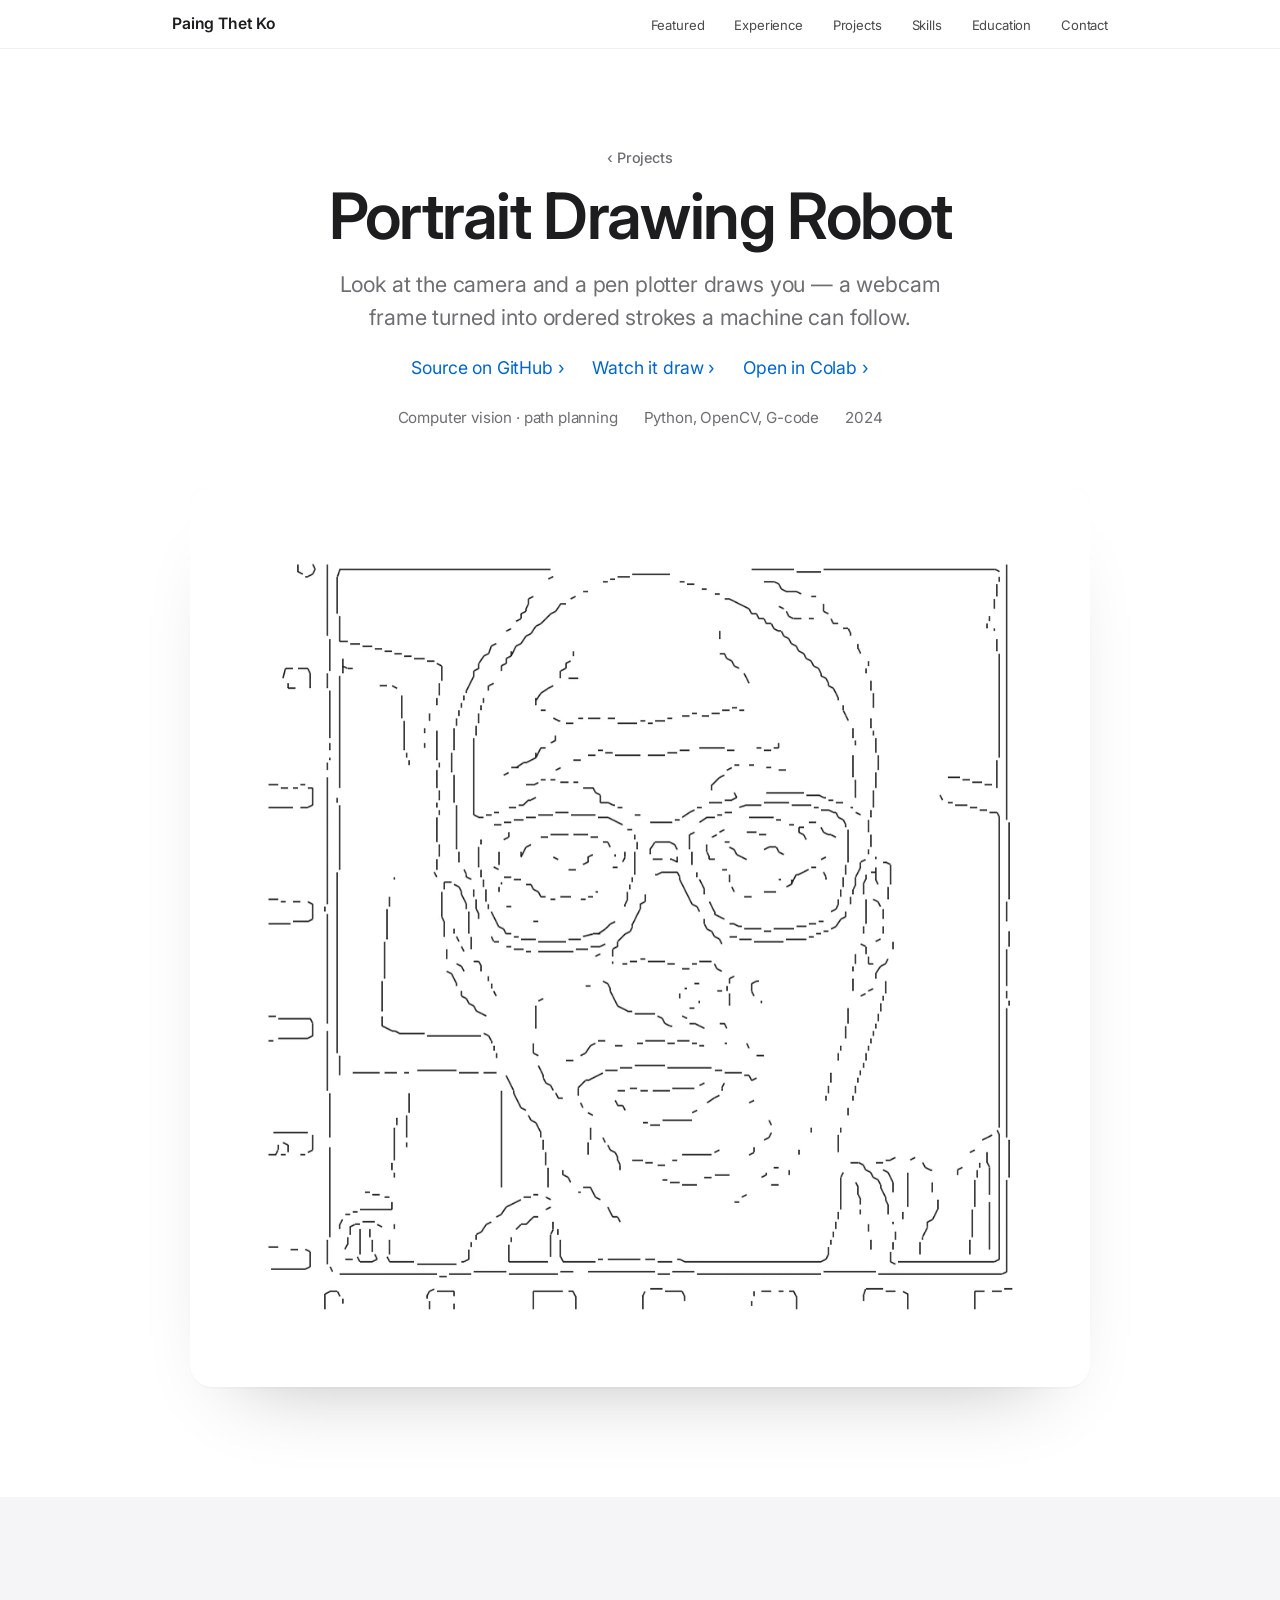
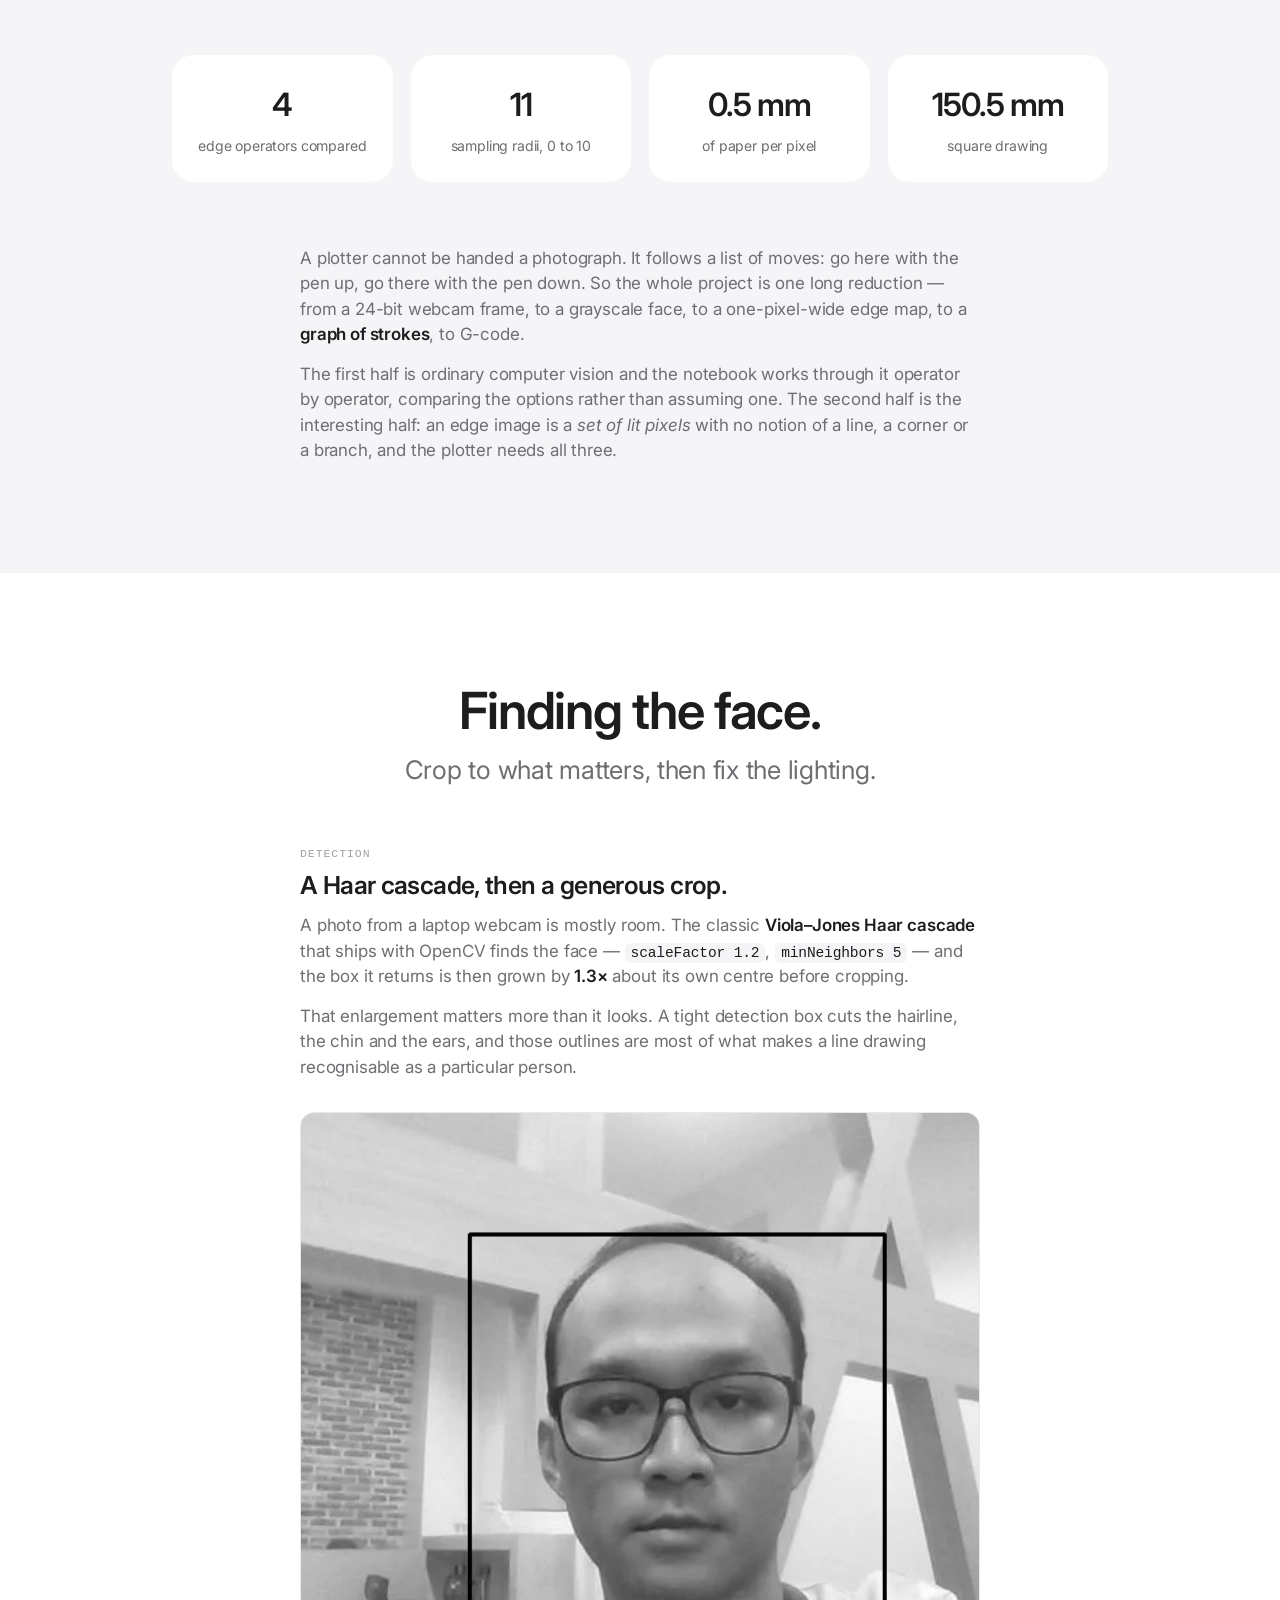
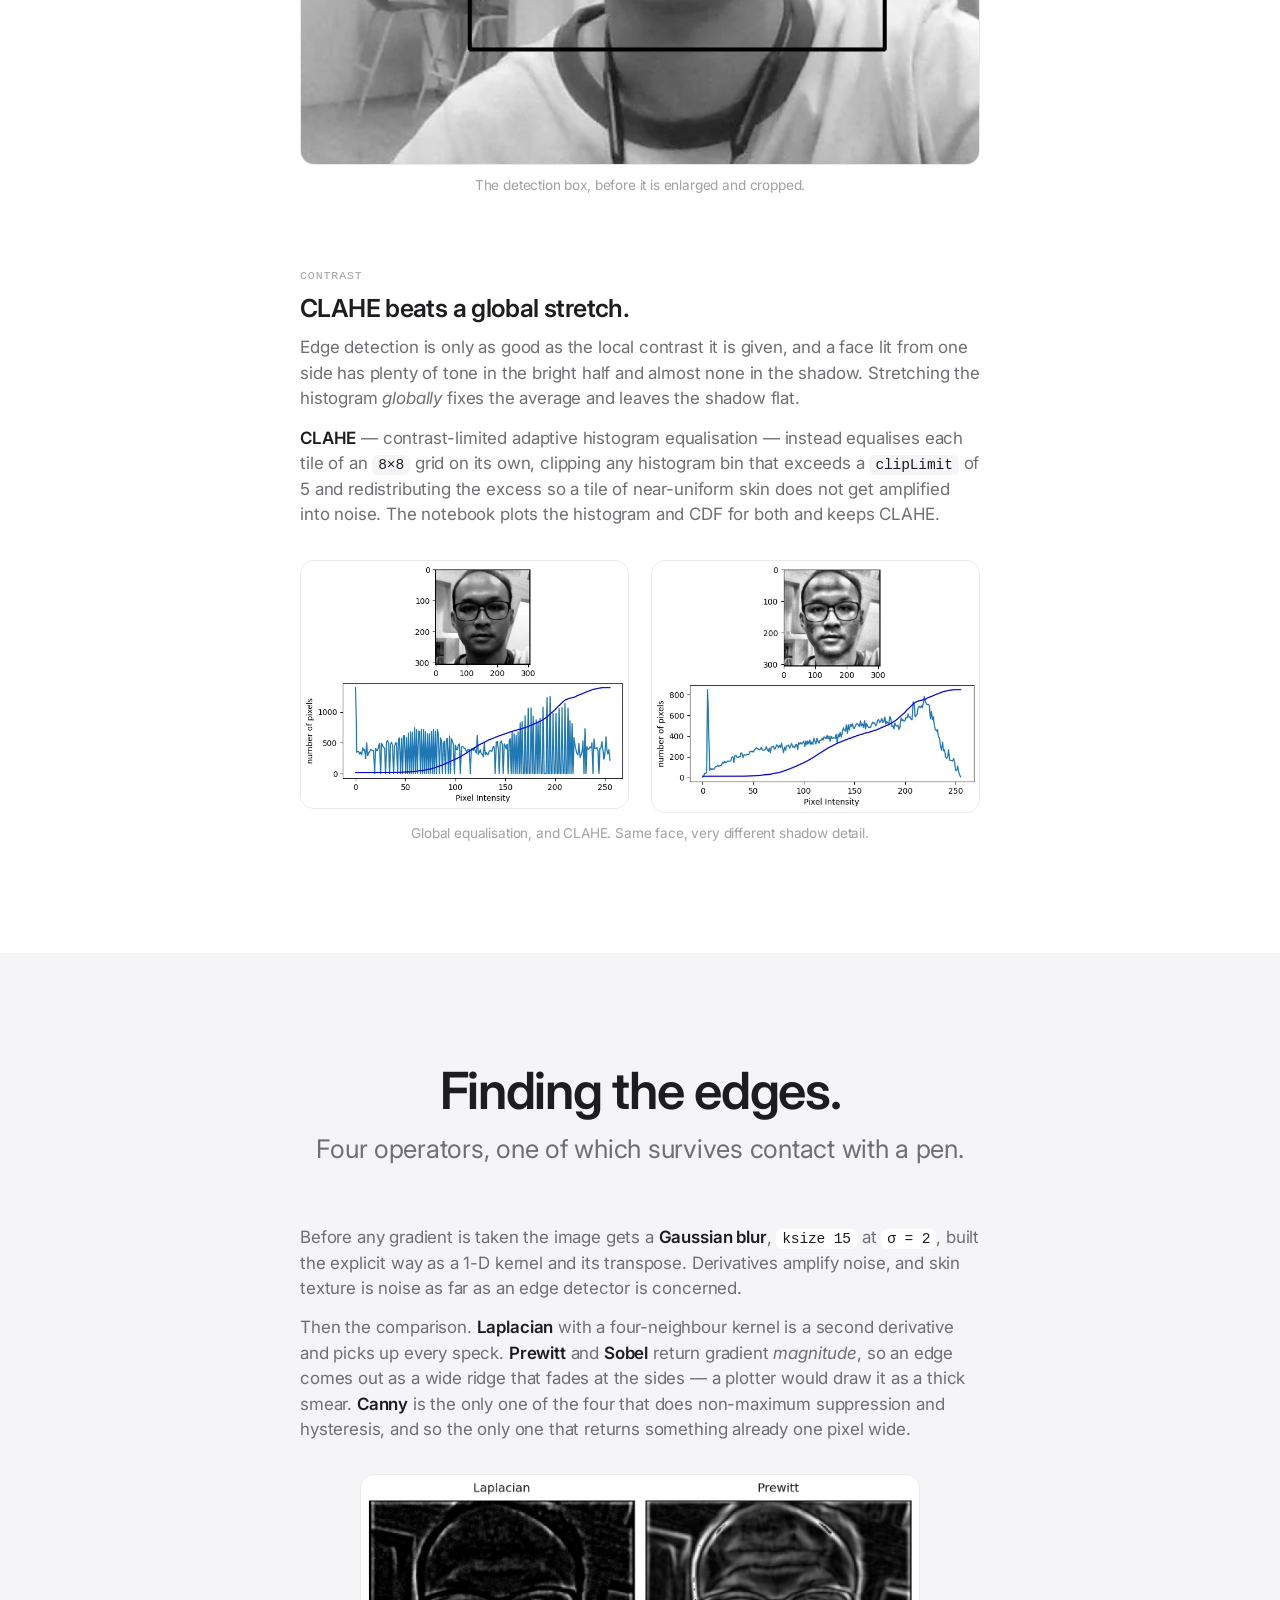
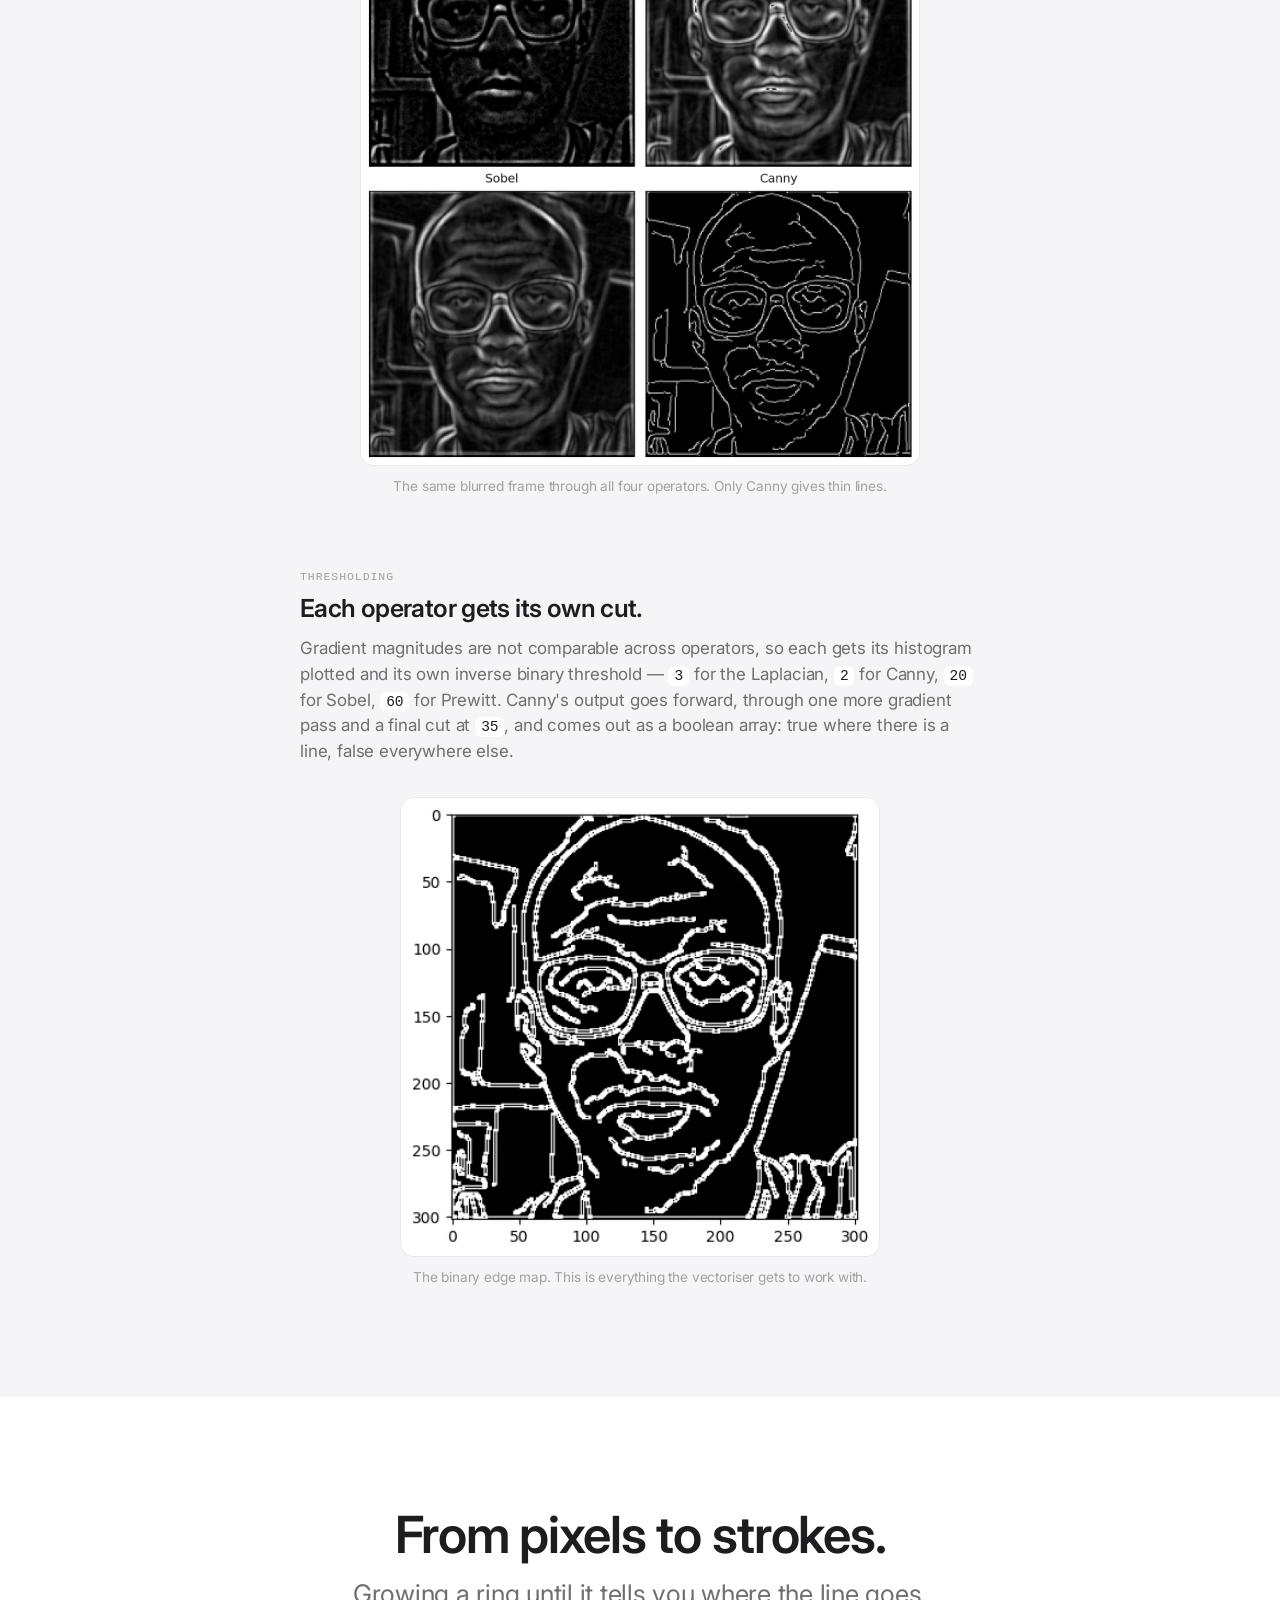
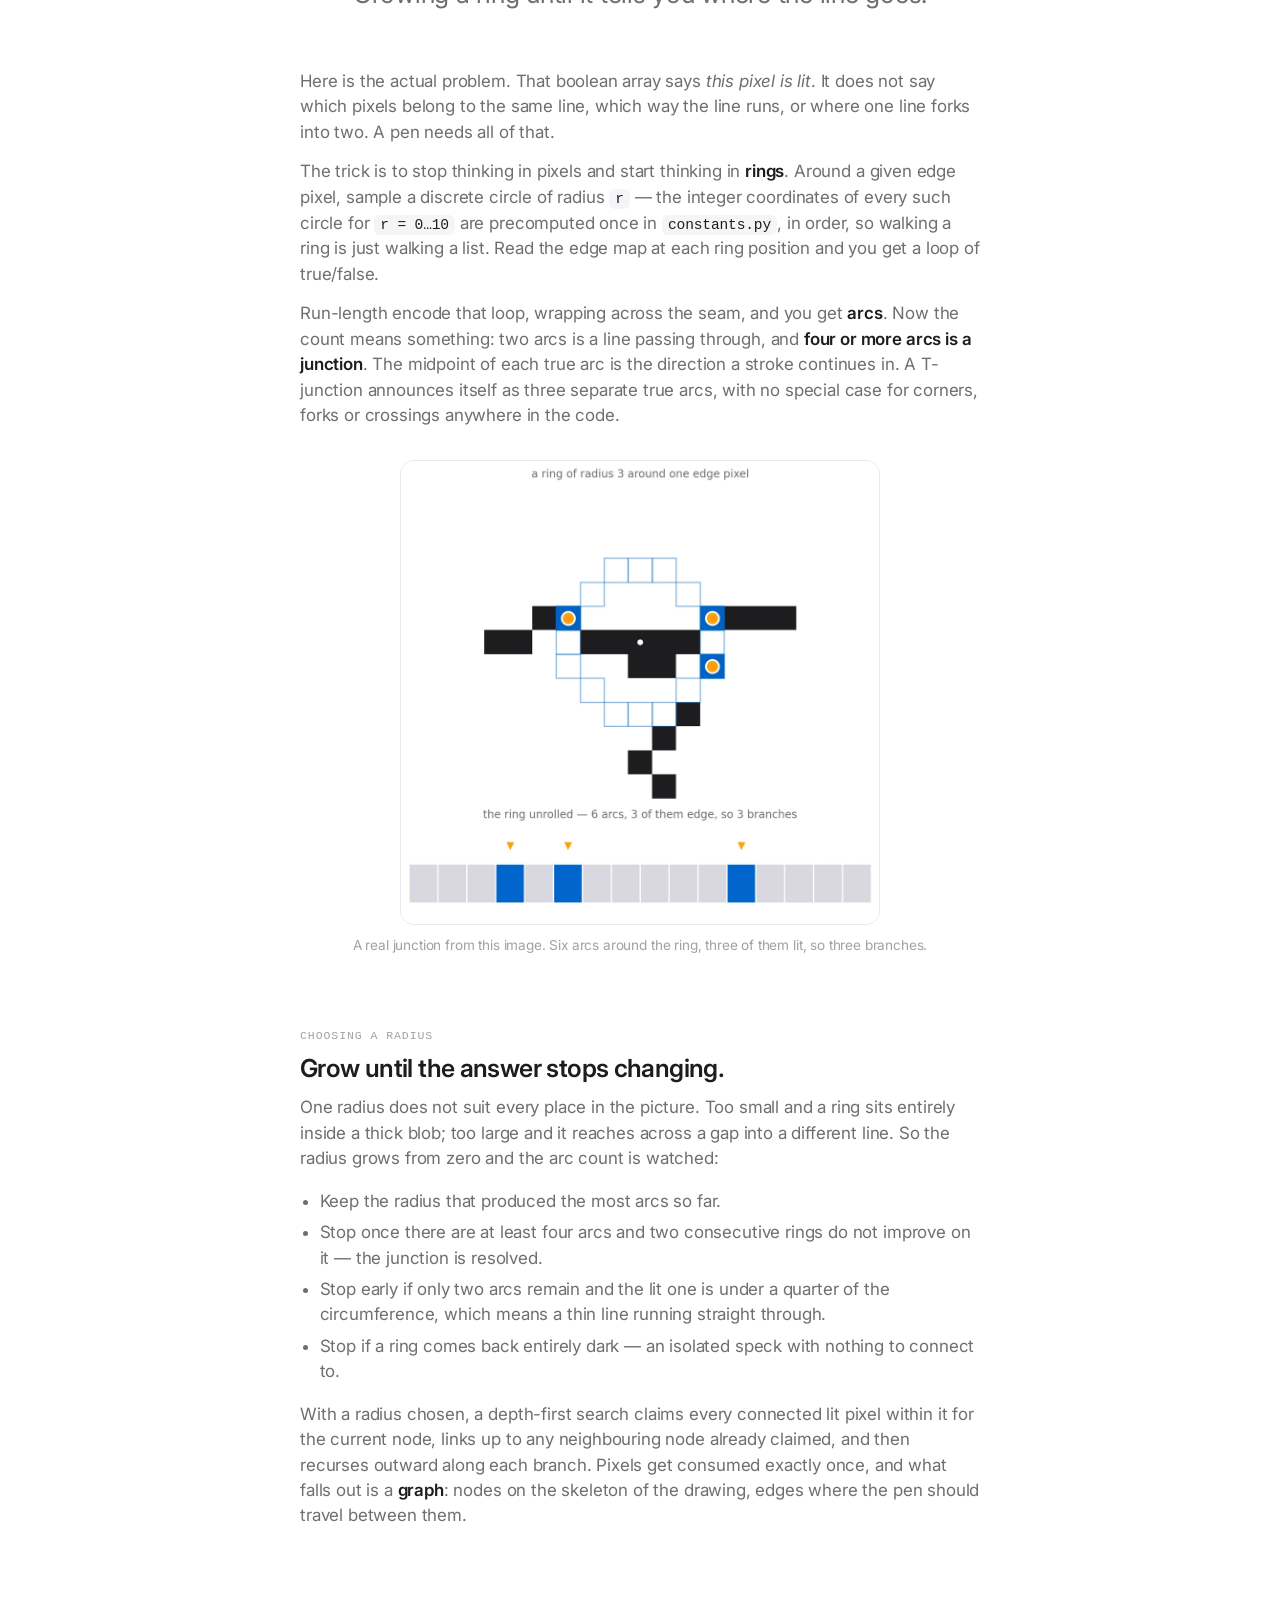
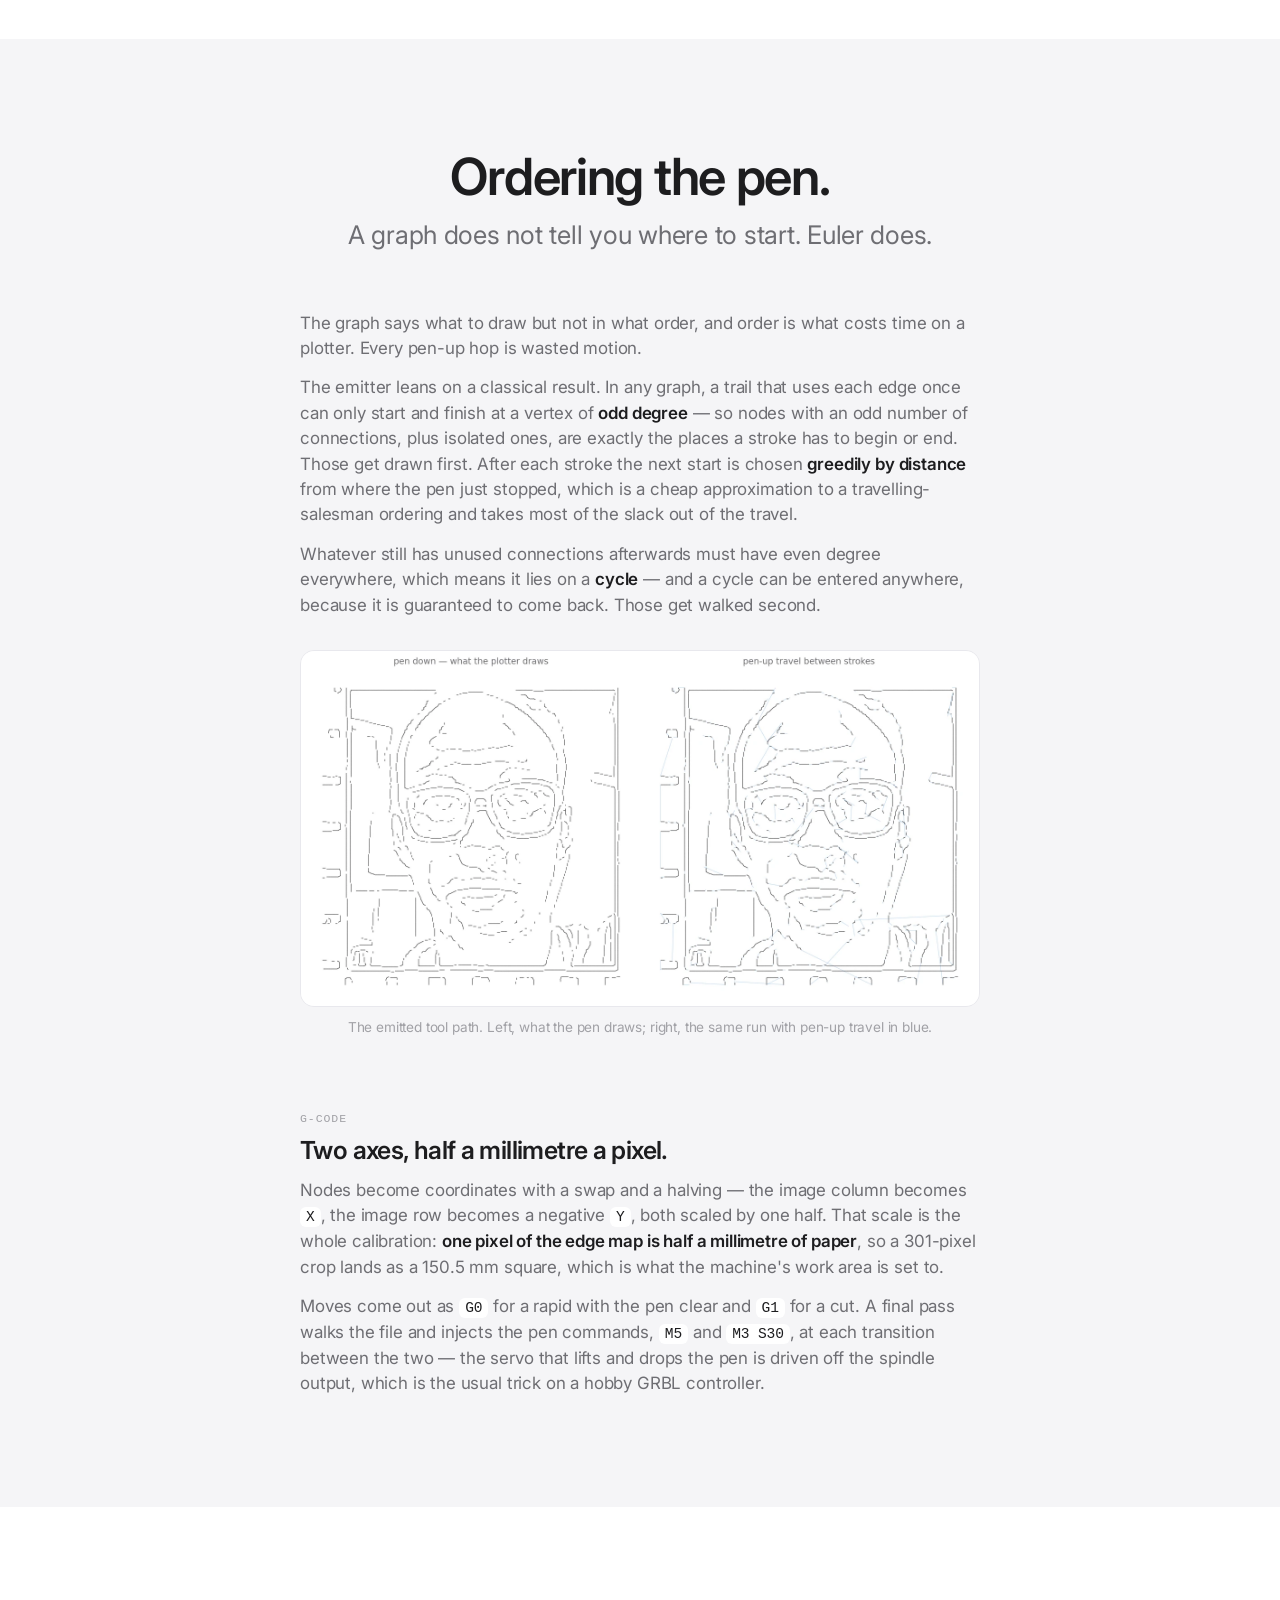
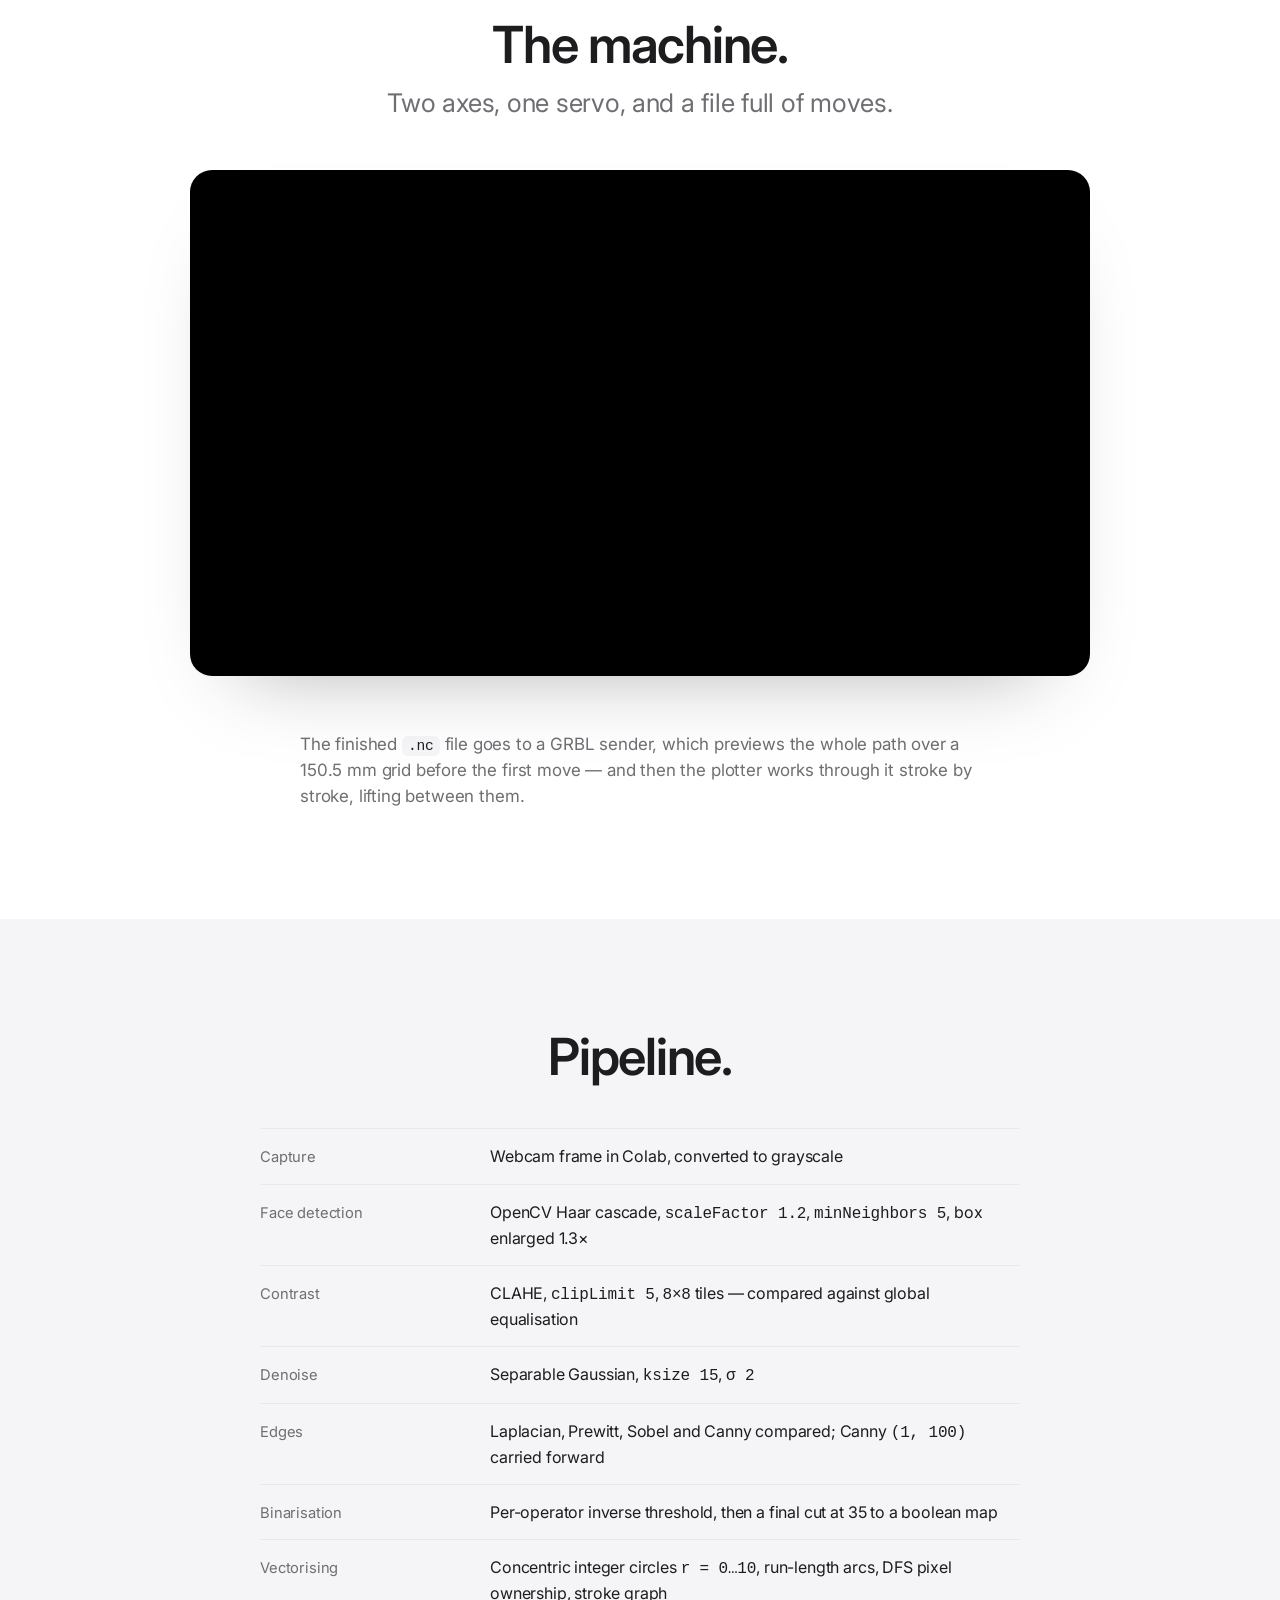
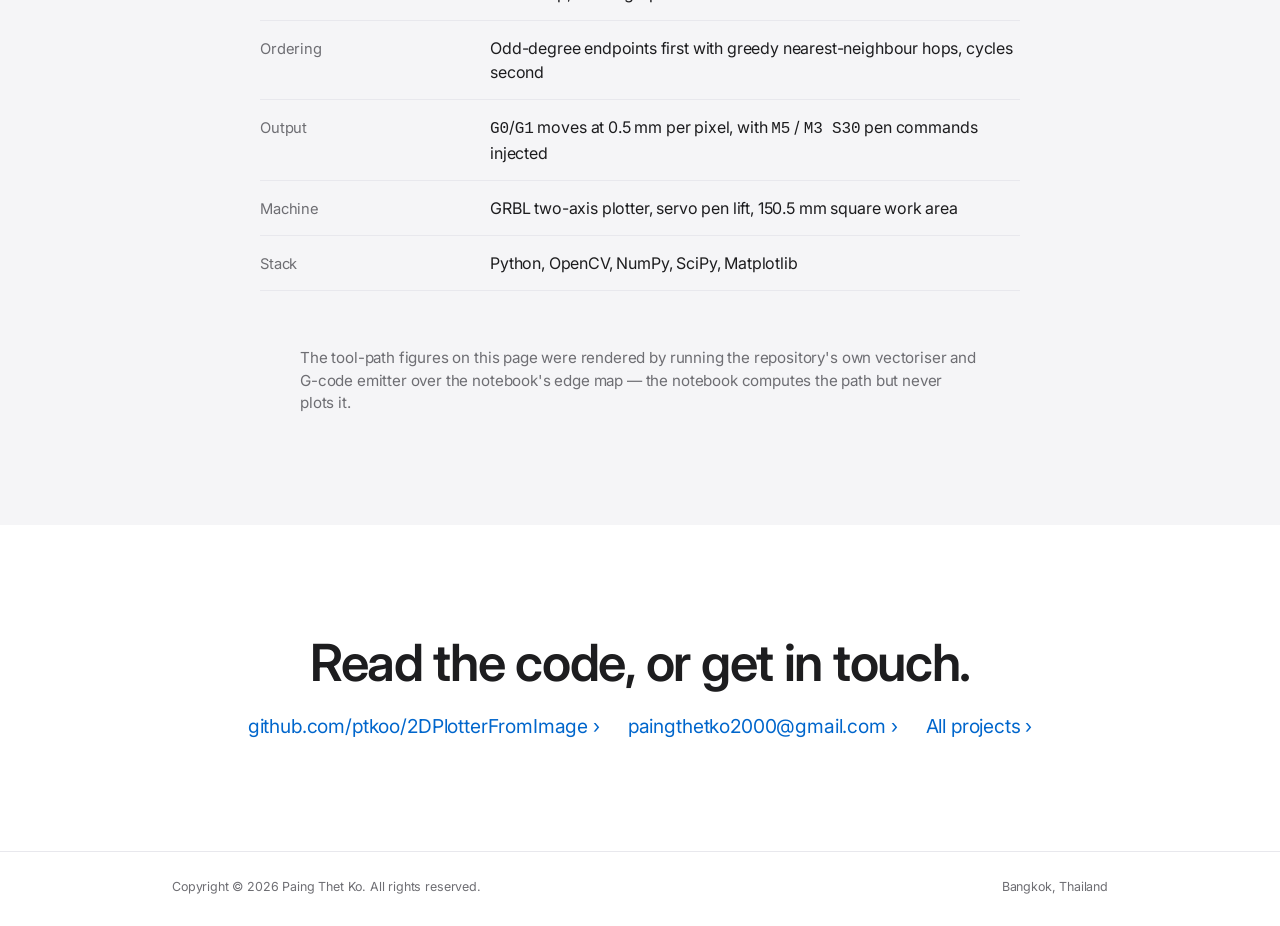
<file: projects/portrait-drawing-robot/index.html>
<!DOCTYPE html>
<html lang="en">
<head>
<meta charset="utf-8">
<meta name="viewport" content="width=device-width,initial-scale=1">
<title>Portrait Drawing Robot · Paing Thet Ko</title>
<meta name="description" content="A pen plotter that photographs you and draws your portrait: face detection, CLAHE, Canny edges, and a circular-sampling vectoriser that turns an edge bitmap into ordered G-code strokes.">
<link rel="canonical" href="https://ptkoo.github.io/projects/portrait-drawing-robot/">
<meta property="og:title" content="Portrait Drawing Robot">
<meta property="og:description" content="Turning a webcam frame into pen strokes a plotter can follow.">
<meta property="og:type" content="article">
<meta property="og:url" content="https://ptkoo.github.io/projects/portrait-drawing-robot/">
<meta property="og:image" content="https://ptkoo.github.io/projects/portrait-drawing-robot/media/og.jpg">
<meta name="twitter:card" content="summary_large_image">
<link rel="icon" href="data:image/svg+xml,%3Csvg%20xmlns='http://www.w3.org/2000/svg'%20viewBox='0%200%2032%2032'%3E%3Crect%20width='32'%20height='32'%20rx='8'%20fill='%231d1d1f'/%3E%3Ccircle%20cx='16'%20cy='4.5'%20r='1.6'%20fill='%23fff'/%3E%3Crect%20x='15.2'%20y='5.5'%20width='1.6'%20height='3.5'%20fill='%23fff'/%3E%3Crect%20x='7'%20y='9'%20width='18'%20height='15'%20rx='4.5'%20fill='%23fff'/%3E%3Crect%20x='3.5'%20y='13.5'%20width='2.6'%20height='6'%20rx='1.3'%20fill='%23fff'/%3E%3Crect%20x='25.9'%20y='13.5'%20width='2.6'%20height='6'%20rx='1.3'%20fill='%23fff'/%3E%3Ccircle%20cx='12.5'%20cy='15.5'%20r='2.1'%20fill='%231d1d1f'/%3E%3Ccircle%20cx='19.5'%20cy='15.5'%20r='2.1'%20fill='%231d1d1f'/%3E%3Crect%20x='12'%20y='19.6'%20width='8'%20height='1.7'%20rx='.85'%20fill='%231d1d1f'/%3E%3C/svg%3E">
<link rel="preconnect" href="https://fonts.googleapis.com">
<link rel="preconnect" href="https://fonts.gstatic.com" crossorigin>
<link href="https://fonts.googleapis.com/css2?family=Inter:wght@400;500;600;700&display=swap" rel="stylesheet">
<link rel="stylesheet" href="../../style.css">
</head>
<body>

<nav class="nav">
  <div class="wrap">
    <a class="brand" href="../../">Paing Thet Ko</a>
    <ul>
      <li><a href="../../#featured">Featured</a></li>
      <li><a href="../../#experience">Experience</a></li>
      <li><a href="../../#projects">Projects</a></li>
      <li><a href="../../#skills">Skills</a></li>
      <li><a href="../../#education">Education</a></li>
      <li><a href="../../#contact">Contact</a></li>
    </ul>
  </div>
</nav>

<header class="hero center" id="top">
  <div class="wrap">
    <a class="crumb" href="../../#projects">Projects</a>
    <h1 class="h-title">Portrait Drawing Robot</h1>
    <p class="lede">Look at the camera and a pen plotter draws you — a webcam frame turned into ordered strokes a machine can follow.</p>
    <div class="links">
      <a href="https://github.com/ptkoo/2DPlotterFromImage" target="_blank" rel="noopener">Source on GitHub</a>
      <a href="#machine">Watch it draw</a>
      <a href="https://colab.research.google.com/github/ptkoo/2DPlotterFromImage/blob/main/2DPlotter.ipynb" target="_blank" rel="noopener">Open in Colab</a>
    </div>
    <div class="meta">
      <span>Computer vision · path planning</span>
      <span>Python, OpenCV, G-code</span>
      <span>2024</span>
    </div>
    <div class="shot">
      <img src="media/portrait.webp" width="1300" height="1300" fetchpriority="high" decoding="async" alt="The finished line drawing: a portrait reduced to thin black contour strokes on white, showing a face with glasses">
    </div>
    <div class="after"></div>
  </div>
</header>

<section class="band">
  <div class="wrap">
    <div class="stats">
      <div class="stat reveal"><b>4</b><span>edge operators compared</span></div>
      <div class="stat reveal"><b>11</b><span>sampling radii, 0 to 10</span></div>
      <div class="stat reveal"><b>0.5 mm</b><span>of paper per pixel</span></div>
      <div class="stat reveal"><b>150.5 mm</b><span>square drawing</span></div>
    </div>
    <div class="prose reveal" style="margin-top:64px">
      <p>A plotter cannot be handed a photograph. It follows a list of moves: go here with the pen up, go there with the pen down. So the whole project is one long reduction — from a 24-bit webcam frame, to a grayscale face, to a one-pixel-wide edge map, to a <b>graph of strokes</b>, to G-code.</p>
      <p>The first half is ordinary computer vision and the notebook works through it operator by operator, comparing the options rather than assuming one. The second half is the interesting half: an edge image is a <em>set of lit pixels</em> with no notion of a line, a corner or a branch, and the plotter needs all three.</p>
    </div>
  </div>
</section>

<section>
  <div class="wrap">
    <div class="center">
      <h2 class="h-l reveal">Finding the face.</h2>
      <p class="sub reveal">Crop to what matters, then fix the lighting.</p>
    </div>

    <div class="prose block first reveal" style="margin-top:56px">
      <div class="eyebrow">Detection</div>
      <h3>A Haar cascade, then a generous crop.</h3>
      <p>A photo from a laptop webcam is mostly room. The classic <b>Viola–Jones Haar cascade</b> that ships with OpenCV finds the face — <code>scaleFactor 1.2</code>, <code>minNeighbors 5</code> — and the box it returns is then grown by <b>1.3×</b> about its own centre before cropping.</p>
      <p>That enlargement matters more than it looks. A tight detection box cuts the hairline, the chin and the ears, and those outlines are most of what makes a line drawing recognisable as a particular person.</p>
      <figure>
        <img src="media/detect.webp" width="500" height="480" loading="lazy" decoding="async" alt="A grayscale webcam photo with a square detection box drawn around the subject's face">
        <figcaption>The detection box, before it is enlarged and cropped.</figcaption>
      </figure>
    </div>

    <div class="prose block reveal">
      <div class="eyebrow">Contrast</div>
      <h3>CLAHE beats a global stretch.</h3>
      <p>Edge detection is only as good as the local contrast it is given, and a face lit from one side has plenty of tone in the bright half and almost none in the shadow. Stretching the histogram <em>globally</em> fixes the average and leaves the shadow flat.</p>
      <p><b>CLAHE</b> — contrast-limited adaptive histogram equalisation — instead equalises each tile of an <code>8×8</code> grid on its own, clipping any histogram bin that exceeds a <code>clipLimit</code> of 5 and redistributing the excess so a tile of near-uniform skin does not get amplified into noise. The notebook plots the histogram and CDF for both and keeps CLAHE.</p>
      <figure>
        <div class="figs">
          <img src="media/equalise.webp" width="580" height="435" loading="lazy" decoding="async" alt="Globally equalised face with its histogram and cumulative distribution plotted below">
          <img src="media/clahe.webp" width="580" height="435" loading="lazy" decoding="async" alt="CLAHE-processed face with its histogram and cumulative distribution plotted below">
        </div>
        <figcaption>Global equalisation, and CLAHE. Same face, very different shadow detail.</figcaption>
      </figure>
    </div>
  </div>
</section>

<section class="band">
  <div class="wrap">
    <div class="center">
      <h2 class="h-l reveal">Finding the edges.</h2>
      <p class="sub reveal">Four operators, one of which survives contact with a pen.</p>
    </div>

    <div class="prose block first reveal" style="margin-top:56px">
      <p>Before any gradient is taken the image gets a <b>Gaussian blur</b>, <code>ksize 15</code> at <code>σ = 2</code>, built the explicit way as a 1-D kernel and its transpose. Derivatives amplify noise, and skin texture is noise as far as an edge detector is concerned.</p>
      <p>Then the comparison. <b>Laplacian</b> with a four-neighbour kernel is a second derivative and picks up every speck. <b>Prewitt</b> and <b>Sobel</b> return gradient <em>magnitude</em>, so an edge comes out as a wide ridge that fades at the sides — a plotter would draw it as a thick smear. <b>Canny</b> is the only one of the four that does non-maximum suppression and hysteresis, and so the only one that returns something already one pixel wide.</p>
      <figure>
        <img src="media/operators.webp" width="1440" height="1520" loading="lazy" decoding="async" alt="Four-panel comparison of Laplacian, Prewitt, Sobel and Canny edge detection on the same face" style="max-width:560px;margin:0 auto">
        <figcaption>The same blurred frame through all four operators. Only Canny gives thin lines.</figcaption>
      </figure>
    </div>

    <div class="prose block reveal">
      <div class="eyebrow">Thresholding</div>
      <h3>Each operator gets its own cut.</h3>
      <p>Gradient magnitudes are not comparable across operators, so each gets its histogram plotted and its own inverse binary threshold — <code>3</code> for the Laplacian, <code>2</code> for Canny, <code>20</code> for Sobel, <code>60</code> for Prewitt. Canny's output goes forward, through one more gradient pass and a final cut at <code>35</code>, and comes out as a boolean array: true where there is a line, false everywhere else.</p>
      <figure>
        <img src="media/edges.webp" width="872" height="836" loading="lazy" decoding="async" alt="The final binary edge map of the face: white contour lines on black" style="max-width:480px;margin:0 auto">
        <figcaption>The binary edge map. This is everything the vectoriser gets to work with.</figcaption>
      </figure>
    </div>
  </div>
</section>

<section>
  <div class="wrap">
    <div class="center">
      <h2 class="h-l reveal">From pixels to strokes.</h2>
      <p class="sub reveal">Growing a ring until it tells you where the line goes.</p>
    </div>

    <div class="prose block first reveal" style="margin-top:56px">
      <p>Here is the actual problem. That boolean array says <em>this pixel is lit</em>. It does not say which pixels belong to the same line, which way the line runs, or where one line forks into two. A pen needs all of that.</p>
      <p>The trick is to stop thinking in pixels and start thinking in <b>rings</b>. Around a given edge pixel, sample a discrete circle of radius <code>r</code> — the integer coordinates of every such circle for <code>r = 0…10</code> are precomputed once in <code>constants.py</code>, in order, so walking a ring is just walking a list. Read the edge map at each ring position and you get a loop of true/false.</p>
      <p>Run-length encode that loop, wrapping across the seam, and you get <b>arcs</b>. Now the count means something: two arcs is a line passing through, and <b>four or more arcs is a junction</b>. The midpoint of each true arc is the direction a stroke continues in. A T-junction announces itself as three separate true arcs, with no special case for corners, forks or crossings anywhere in the code.</p>
      <figure>
        <img src="media/sampling.webp" width="1000" height="968" loading="lazy" decoding="async" alt="Diagram of a ring of radius 3 sampled around an edge pixel at a T-junction, with the three edge arcs highlighted, and the same ring unrolled into a strip showing six arcs" style="max-width:480px;margin:0 auto">
        <figcaption>A real junction from this image. Six arcs around the ring, three of them lit, so three branches.</figcaption>
      </figure>
    </div>

    <div class="prose block reveal">
      <div class="eyebrow">Choosing a radius</div>
      <h3>Grow until the answer stops changing.</h3>
      <p>One radius does not suit every place in the picture. Too small and a ring sits entirely inside a thick blob; too large and it reaches across a gap into a different line. So the radius grows from zero and the arc count is watched:</p>
      <ul>
        <li>Keep the radius that produced the most arcs so far.</li>
        <li>Stop once there are at least four arcs and two consecutive rings do not improve on it — the junction is resolved.</li>
        <li>Stop early if only two arcs remain and the lit one is under a quarter of the circumference, which means a thin line running straight through.</li>
        <li>Stop if a ring comes back entirely dark — an isolated speck with nothing to connect to.</li>
      </ul>
      <p>With a radius chosen, a depth-first search claims every connected lit pixel within it for the current node, links up to any neighbouring node already claimed, and then recurses outward along each branch. Pixels get consumed exactly once, and what falls out is a <b>graph</b>: nodes on the skeleton of the drawing, edges where the pen should travel between them.</p>
    </div>
  </div>
</section>

<section class="band">
  <div class="wrap">
    <div class="center">
      <h2 class="h-l reveal">Ordering the pen.</h2>
      <p class="sub reveal">A graph does not tell you where to start. Euler does.</p>
    </div>

    <div class="prose block first reveal" style="margin-top:56px">
      <p>The graph says what to draw but not in what order, and order is what costs time on a plotter. Every pen-up hop is wasted motion.</p>
      <p>The emitter leans on a classical result. In any graph, a trail that uses each edge once can only start and finish at a vertex of <b>odd degree</b> — so nodes with an odd number of connections, plus isolated ones, are exactly the places a stroke has to begin or end. Those get drawn first. After each stroke the next start is chosen <b>greedily by distance</b> from where the pen just stopped, which is a cheap approximation to a travelling-salesman ordering and takes most of the slack out of the travel.</p>
      <p>Whatever still has unused connections afterwards must have even degree everywhere, which means it lies on a <b>cycle</b> — and a cycle can be entered anywhere, because it is guaranteed to come back. Those get walked second.</p>
      <figure>
        <img src="media/toolpath.webp" width="1500" height="787" loading="lazy" decoding="async" alt="Two panels: the pen-down strokes alone forming the portrait, and the same strokes with thin blue pen-up travel lines drawn between them">
        <figcaption>The emitted tool path. Left, what the pen draws; right, the same run with pen-up travel in blue.</figcaption>
      </figure>
    </div>

    <div class="prose block reveal">
      <div class="eyebrow">G-code</div>
      <h3>Two axes, half a millimetre a pixel.</h3>
      <p>Nodes become coordinates with a swap and a halving — the image column becomes <code>X</code>, the image row becomes a negative <code>Y</code>, both scaled by one half. That scale is the whole calibration: <b>one pixel of the edge map is half a millimetre of paper</b>, so a 301-pixel crop lands as a 150.5&nbsp;mm square, which is what the machine's work area is set to.</p>
      <p>Moves come out as <code>G0</code> for a rapid with the pen clear and <code>G1</code> for a cut. A final pass walks the file and injects the pen commands, <code>M5</code> and <code>M3 S30</code>, at each transition between the two — the servo that lifts and drops the pen is driven off the spindle output, which is the usual trick on a hobby GRBL controller.</p>
    </div>
  </div>
</section>

<section id="machine">
  <div class="wrap">
    <div class="center">
      <h2 class="h-l reveal">The machine.</h2>
      <p class="sub reveal">Two axes, one servo, and a file full of moves.</p>
      <div class="video reveal">
        <iframe src="https://www.youtube-nocookie.com/embed/NFRlIbPj_N0" title="Portrait Drawing Robot drawing a portrait from generated G-code" loading="lazy" allow="accelerometer; autoplay; clipboard-write; encrypted-media; gyroscope; picture-in-picture; web-share" referrerpolicy="strict-origin-when-cross-origin" allowfullscreen></iframe>
      </div>
    </div>
    <div class="prose block reveal" style="margin-top:56px">
      <p>The finished <code>.nc</code> file goes to a GRBL sender, which previews the whole path over a 150.5&nbsp;mm grid before the first move — and then the plotter works through it stroke by stroke, lifting between them.</p>
    </div>
  </div>
</section>

<section class="band">
  <div class="wrap">
    <div class="center"><h2 class="h-l reveal">Pipeline.</h2></div>
    <dl class="spec reveal">
      <div class="row"><dt>Capture</dt><dd>Webcam frame in Colab, converted to grayscale</dd></div>
      <div class="row"><dt>Face detection</dt><dd>OpenCV Haar cascade, <code>scaleFactor 1.2</code>, <code>minNeighbors 5</code>, box enlarged 1.3×</dd></div>
      <div class="row"><dt>Contrast</dt><dd>CLAHE, <code>clipLimit 5</code>, <code>8×8</code> tiles — compared against global equalisation</dd></div>
      <div class="row"><dt>Denoise</dt><dd>Separable Gaussian, <code>ksize 15</code>, <code>σ 2</code></dd></div>
      <div class="row"><dt>Edges</dt><dd>Laplacian, Prewitt, Sobel and Canny compared; Canny <code>(1, 100)</code> carried forward</dd></div>
      <div class="row"><dt>Binarisation</dt><dd>Per-operator inverse threshold, then a final cut at 35 to a boolean map</dd></div>
      <div class="row"><dt>Vectorising</dt><dd>Concentric integer circles <code>r = 0…10</code>, run-length arcs, DFS pixel ownership, stroke graph</dd></div>
      <div class="row"><dt>Ordering</dt><dd>Odd-degree endpoints first with greedy nearest-neighbour hops, cycles second</dd></div>
      <div class="row"><dt>Output</dt><dd><code>G0</code>/<code>G1</code> moves at 0.5&nbsp;mm per pixel, with <code>M5</code> / <code>M3 S30</code> pen commands injected</dd></div>
      <div class="row"><dt>Machine</dt><dd>GRBL two-axis plotter, servo pen lift, 150.5&nbsp;mm square work area</dd></div>
      <div class="row"><dt>Stack</dt><dd>Python, OpenCV, NumPy, SciPy, Matplotlib</dd></div>
    </dl>
    <div class="prose reveal" style="margin-top:56px">
      <p style="font-size:.95rem">The tool-path figures on this page were rendered by running the repository's own vectoriser and G-code emitter over the notebook's edge map — the notebook computes the path but never plots it.</p>
    </div>
  </div>
</section>

<section class="center contact">
  <div class="wrap">
    <h2 class="h-l reveal">Read the code, or get in touch.</h2>
    <div class="links reveal">
      <a href="https://github.com/ptkoo/2DPlotterFromImage" target="_blank" rel="noopener">github.com/ptkoo/2DPlotterFromImage</a>
      <a href="mailto:paingthetko2000@gmail.com">paingthetko2000@gmail.com</a>
      <a href="../../#projects">All projects</a>
    </div>
  </div>
</section>

<footer>
  <div class="wrap">
    <span>Copyright © <span id="year"></span> Paing Thet Ko. All rights reserved.</span>
    <span>Bangkok, Thailand</span>
  </div>
</footer>

<script src="../../main.js" defer></script>
</body>
</html>
</file>
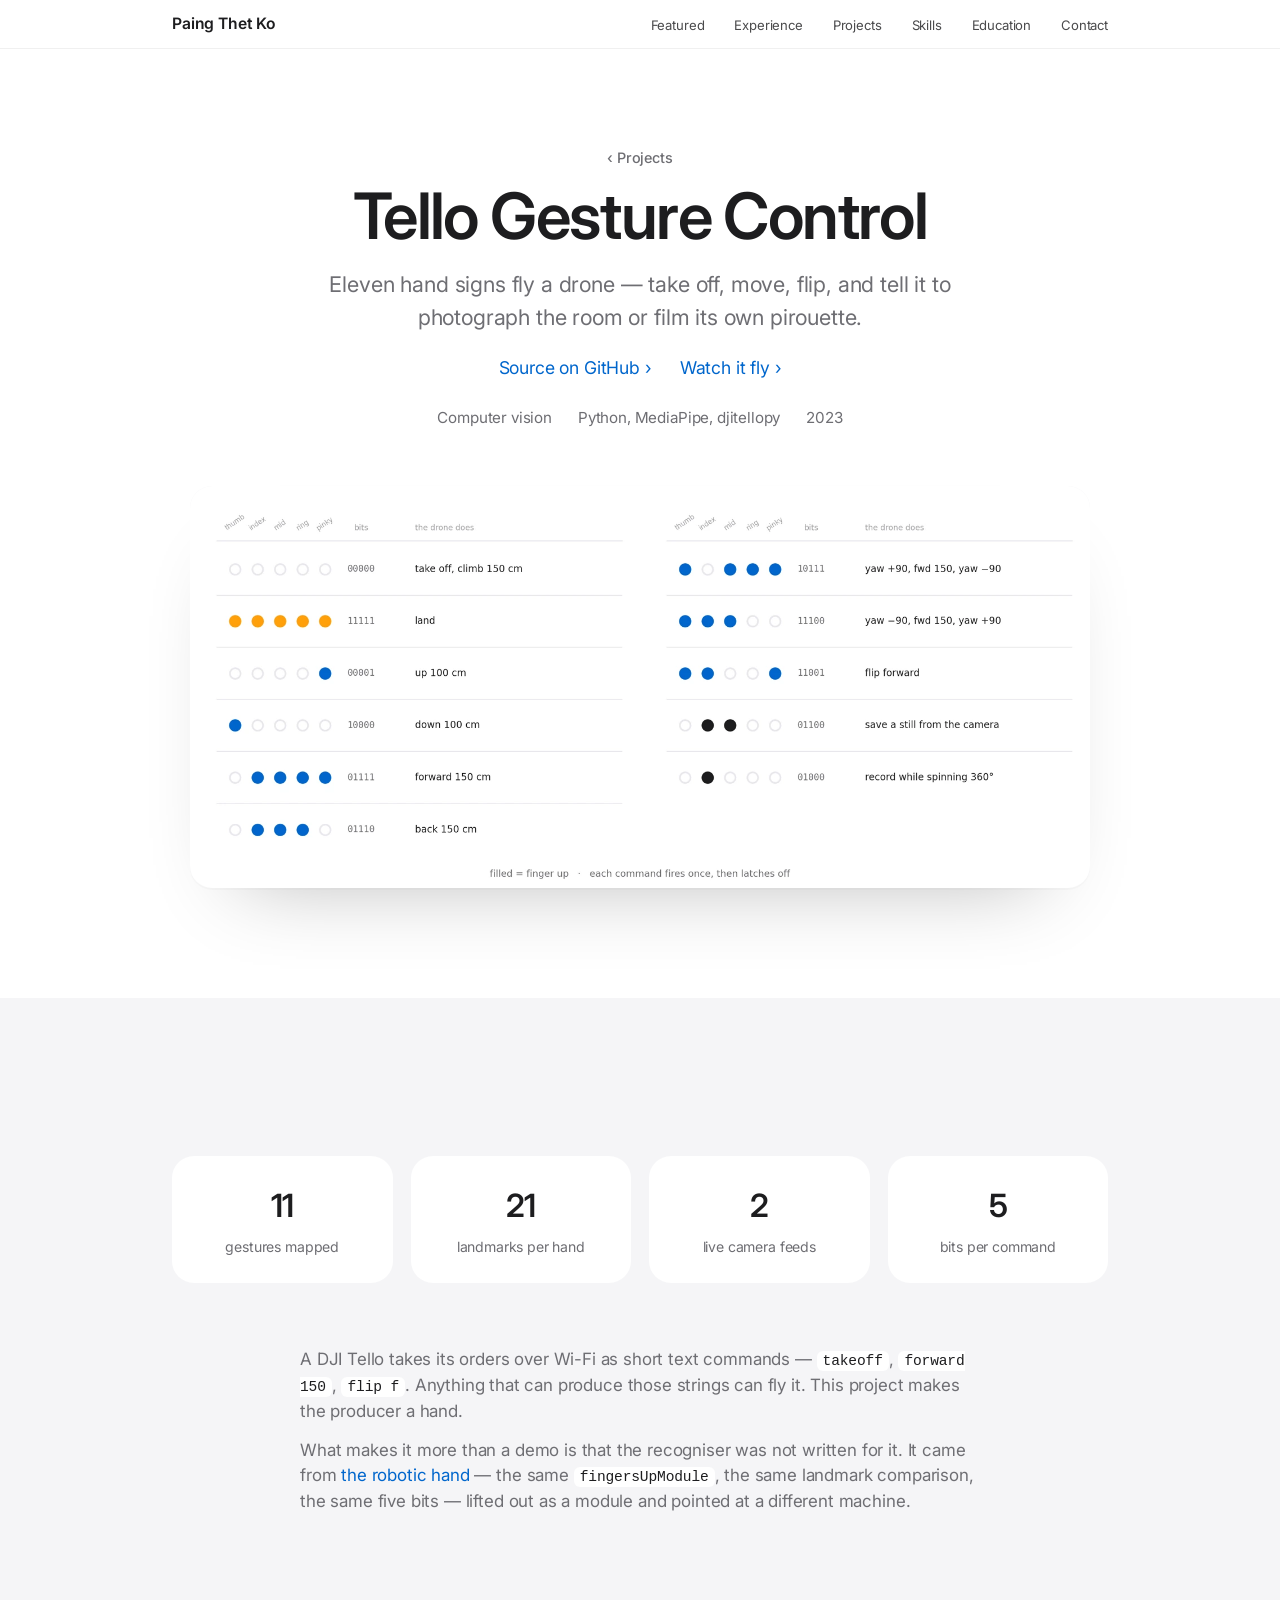
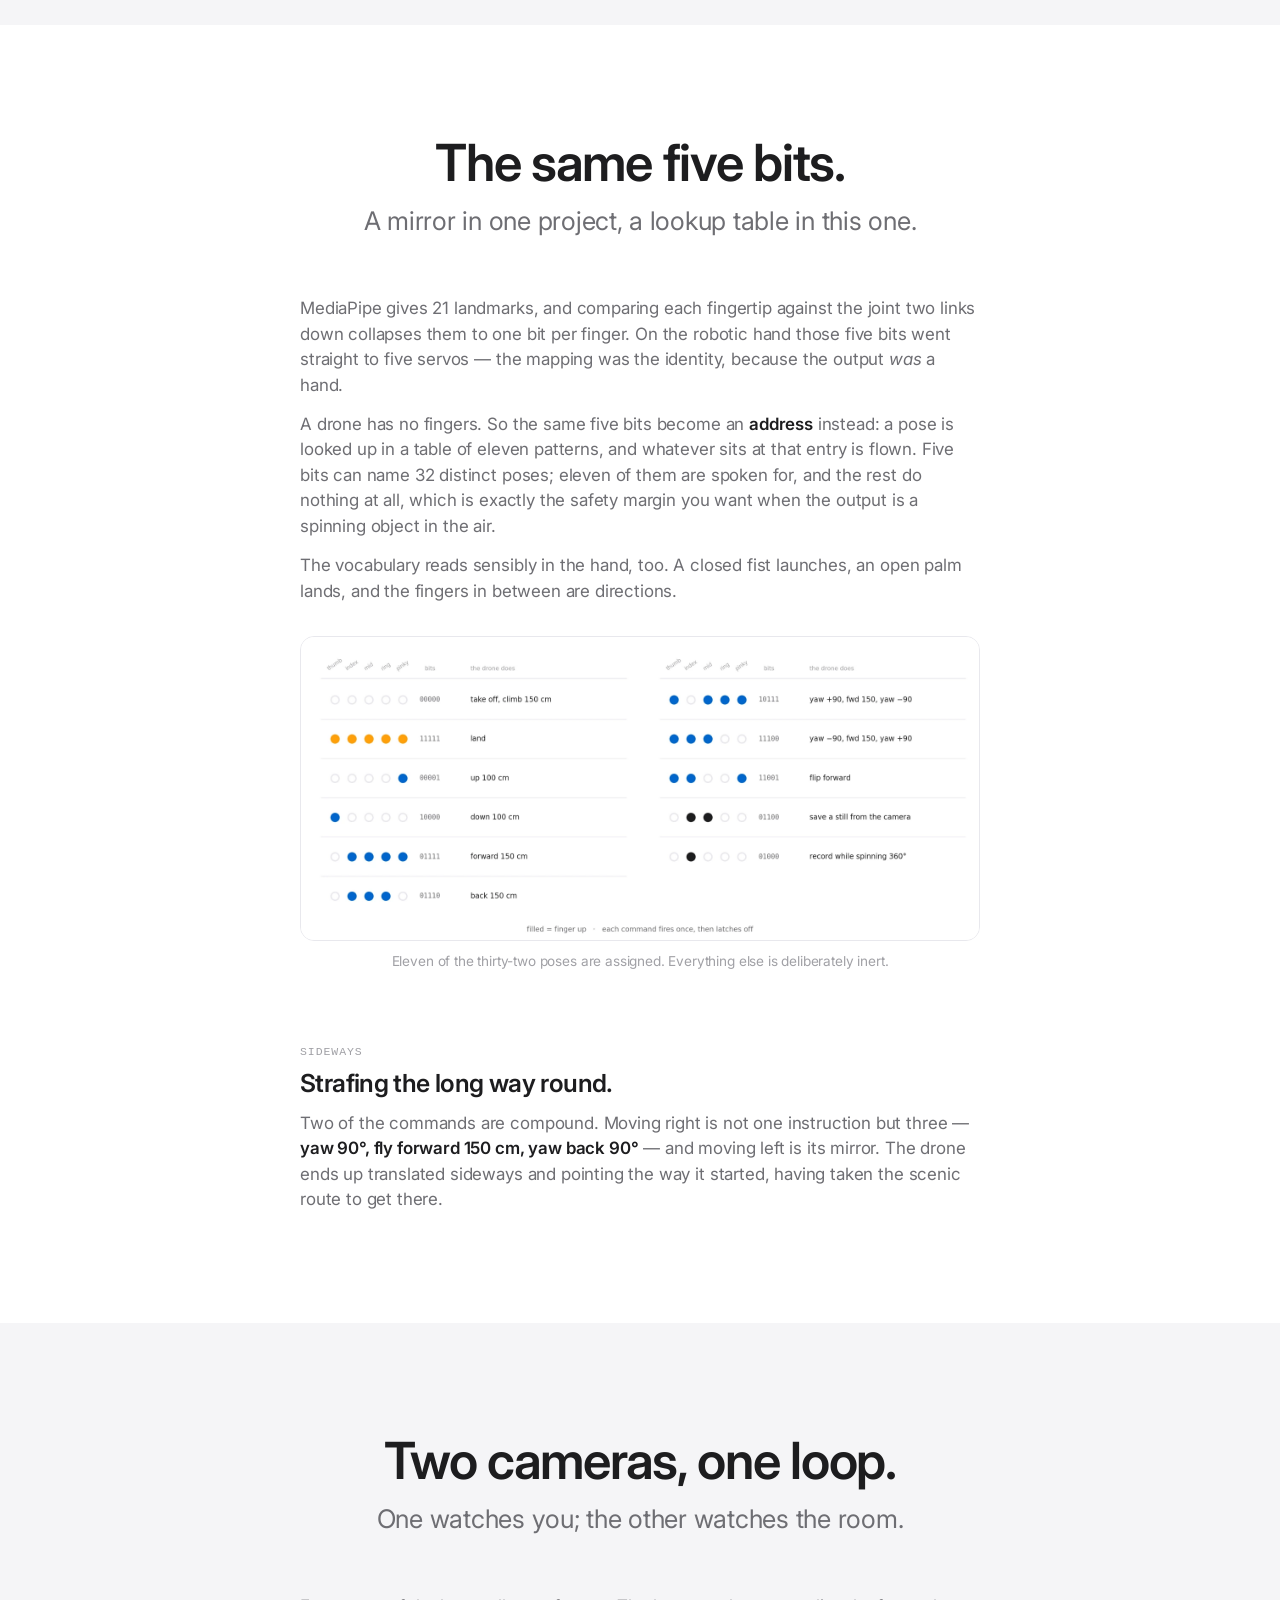
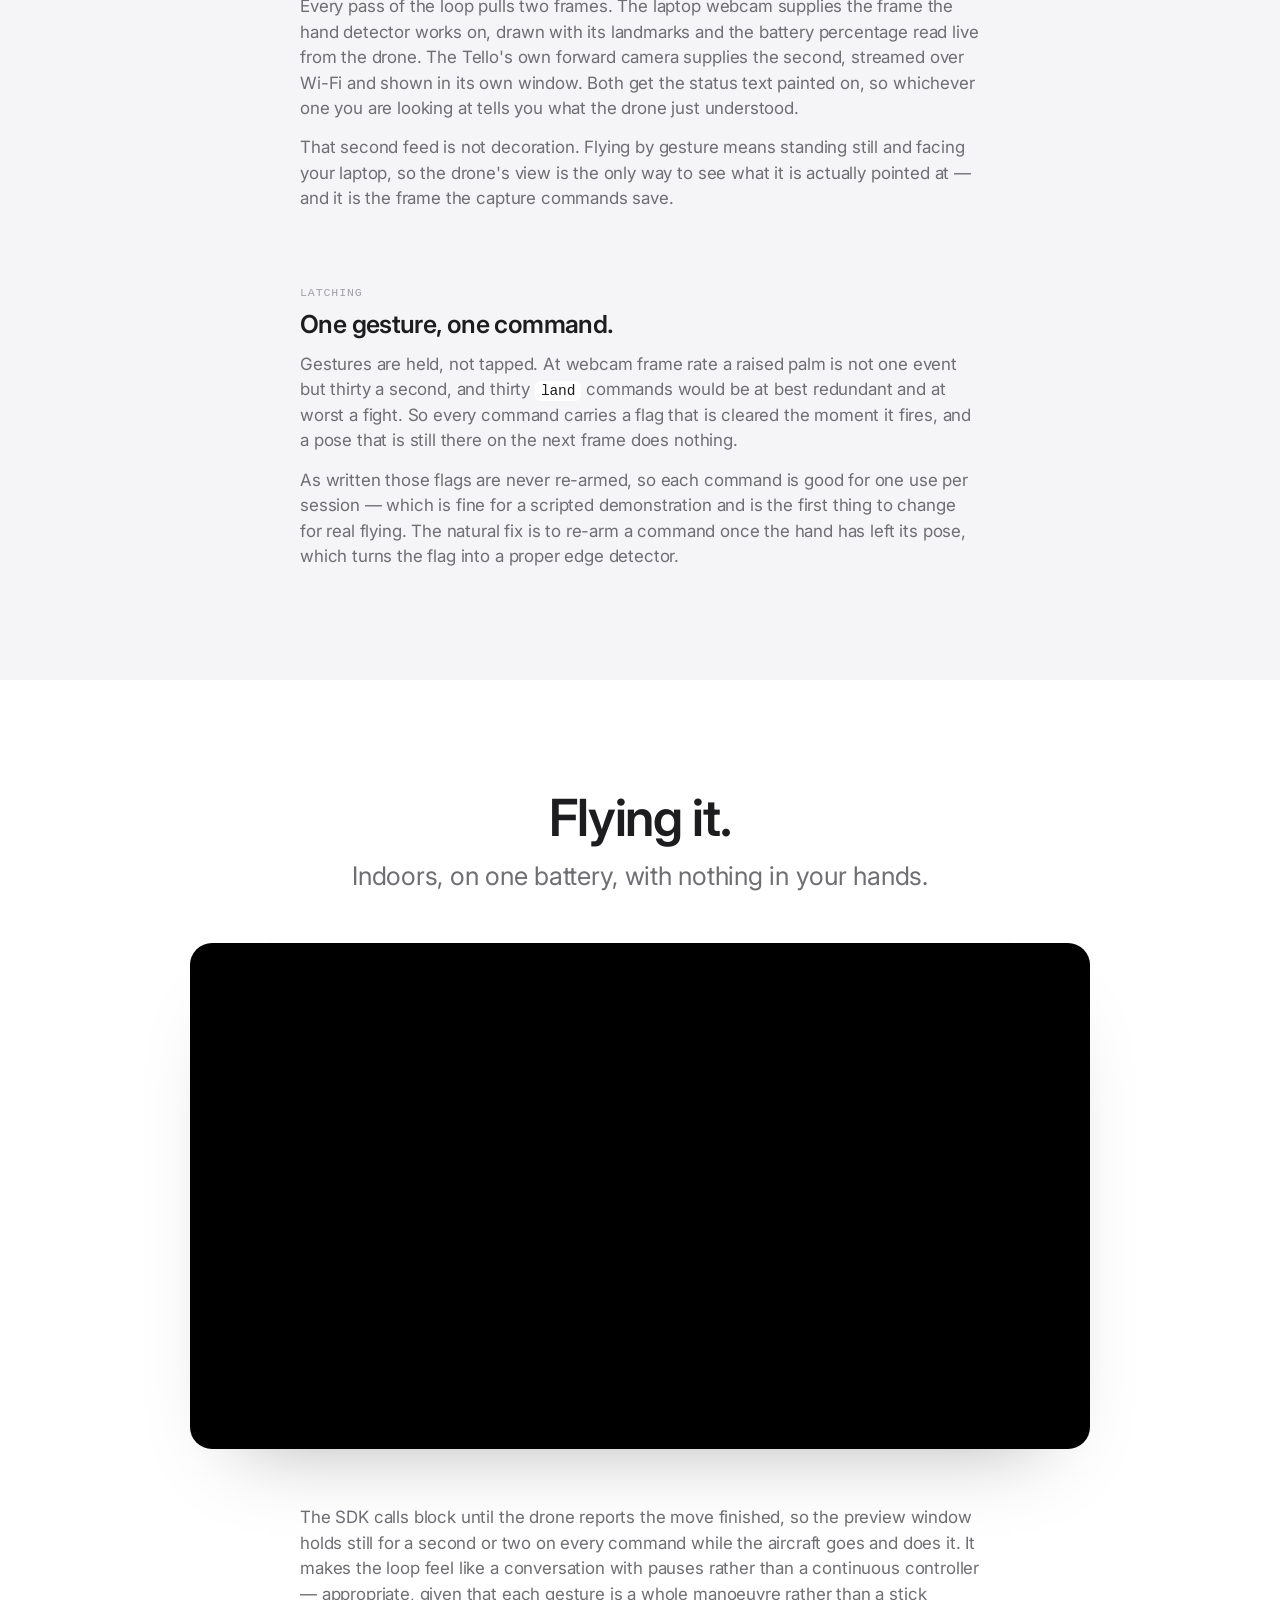
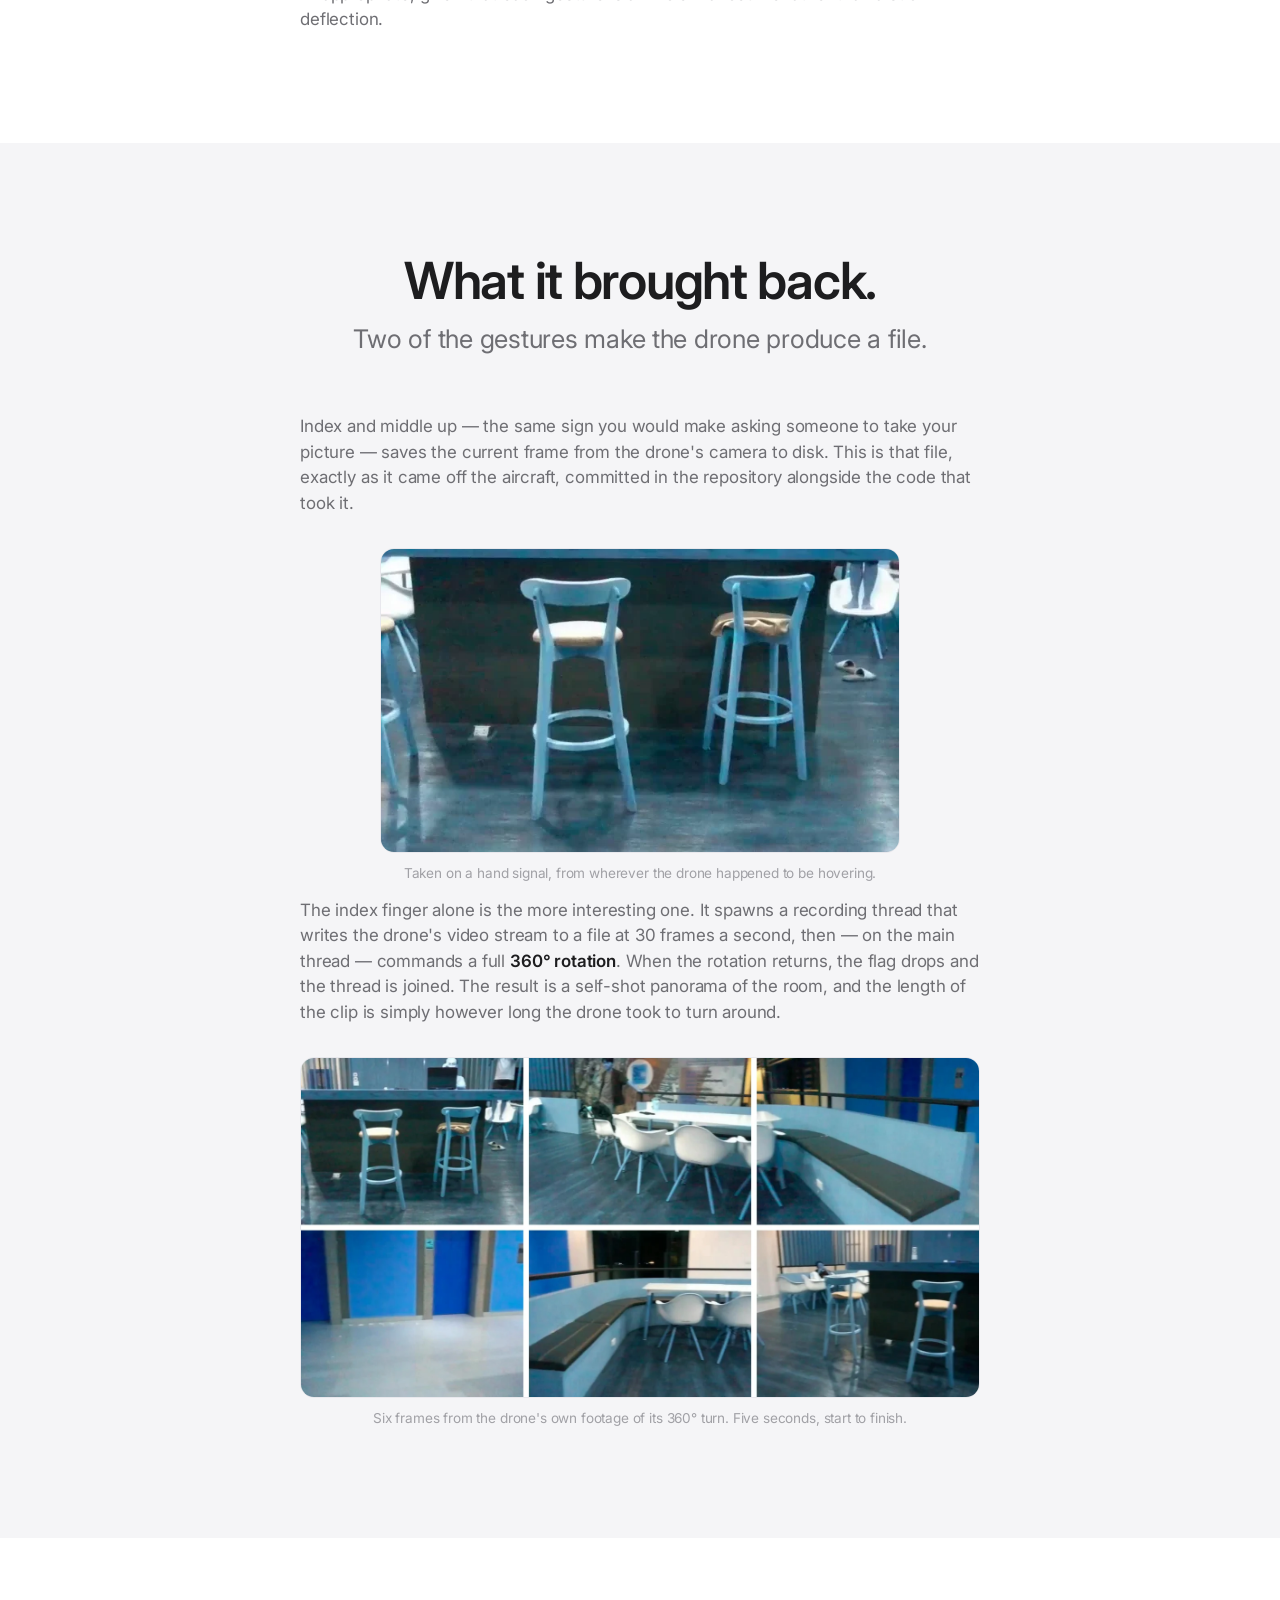
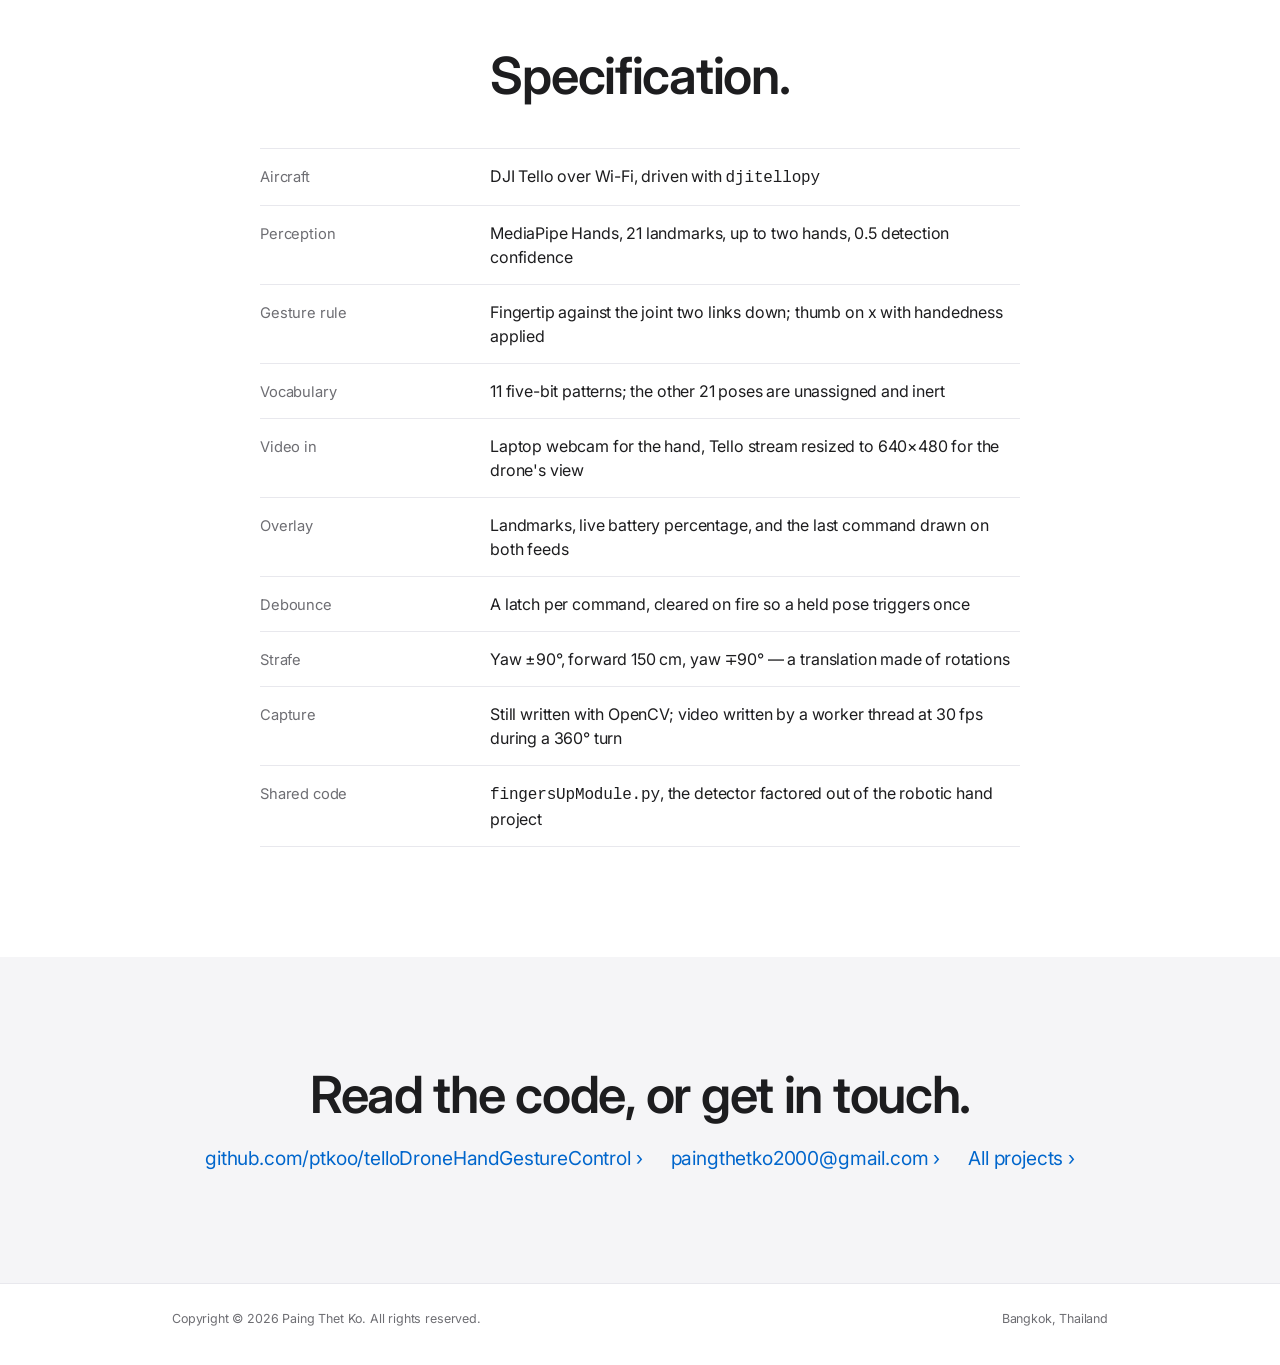
<file: projects/tello-gesture-control/index.html>
<!DOCTYPE html>
<html lang="en">
<head>
<meta charset="utf-8">
<meta name="viewport" content="width=device-width,initial-scale=1">
<title>Tello Gesture Control · Paing Thet Ko</title>
<meta name="description" content="Flying a DJI Tello by hand: MediaPipe landmarks reduced to five bits, looked up against eleven gestures, and sent to the drone as SDK commands — including a photo and a 360° orbit it records itself.">
<link rel="canonical" href="https://ptkoo.github.io/projects/tello-gesture-control/">
<meta property="og:title" content="Tello Gesture Control">
<meta property="og:description" content="Eleven hand signs, one drone, no controller.">
<meta property="og:type" content="article">
<meta property="og:url" content="https://ptkoo.github.io/projects/tello-gesture-control/">
<meta property="og:image" content="https://ptkoo.github.io/projects/tello-gesture-control/media/og.jpg">
<meta name="twitter:card" content="summary_large_image">
<link rel="icon" href="data:image/svg+xml,%3Csvg%20xmlns='http://www.w3.org/2000/svg'%20viewBox='0%200%2032%2032'%3E%3Crect%20width='32'%20height='32'%20rx='8'%20fill='%231d1d1f'/%3E%3Ccircle%20cx='16'%20cy='4.5'%20r='1.6'%20fill='%23fff'/%3E%3Crect%20x='15.2'%20y='5.5'%20width='1.6'%20height='3.5'%20fill='%23fff'/%3E%3Crect%20x='7'%20y='9'%20width='18'%20height='15'%20rx='4.5'%20fill='%23fff'/%3E%3Crect%20x='3.5'%20y='13.5'%20width='2.6'%20height='6'%20rx='1.3'%20fill='%23fff'/%3E%3Crect%20x='25.9'%20y='13.5'%20width='2.6'%20height='6'%20rx='1.3'%20fill='%23fff'/%3E%3Ccircle%20cx='12.5'%20cy='15.5'%20r='2.1'%20fill='%231d1d1f'/%3E%3Ccircle%20cx='19.5'%20cy='15.5'%20r='2.1'%20fill='%231d1d1f'/%3E%3Crect%20x='12'%20y='19.6'%20width='8'%20height='1.7'%20rx='.85'%20fill='%231d1d1f'/%3E%3C/svg%3E">
<link rel="preconnect" href="https://fonts.googleapis.com">
<link rel="preconnect" href="https://fonts.gstatic.com" crossorigin>
<link href="https://fonts.googleapis.com/css2?family=Inter:wght@400;500;600;700&display=swap" rel="stylesheet">
<link rel="stylesheet" href="../../style.css">
</head>
<body>

<nav class="nav">
  <div class="wrap">
    <a class="brand" href="../../">Paing Thet Ko</a>
    <ul>
      <li><a href="../../#featured">Featured</a></li>
      <li><a href="../../#experience">Experience</a></li>
      <li><a href="../../#projects">Projects</a></li>
      <li><a href="../../#skills">Skills</a></li>
      <li><a href="../../#education">Education</a></li>
      <li><a href="../../#contact">Contact</a></li>
    </ul>
  </div>
</nav>

<header class="hero center" id="top">
  <div class="wrap">
    <a class="crumb" href="../../#projects">Projects</a>
    <h1 class="h-title">Tello Gesture Control</h1>
    <p class="lede">Eleven hand signs fly a drone — take off, move, flip, and tell it to photograph the room or film its own pirouette.</p>
    <div class="links">
      <a href="https://github.com/ptkoo/telloDroneHandGestureControl" target="_blank" rel="noopener">Source on GitHub</a>
      <a href="#flying">Watch it fly</a>
    </div>
    <div class="meta">
      <span>Computer vision</span>
      <span>Python, MediaPipe, djitellopy</span>
      <span>2023</span>
    </div>
    <div class="shot">
      <img src="media/gestures.webp" width="1600" height="714" fetchpriority="high" decoding="async" alt="A two-column table of eleven hand gestures, each shown as five dots for the fingers with its five-bit code and the drone command it triggers">
    </div>
    <div class="after"></div>
  </div>
</header>

<section class="band">
  <div class="wrap">
    <div class="stats">
      <div class="stat reveal"><b>11</b><span>gestures mapped</span></div>
      <div class="stat reveal"><b>21</b><span>landmarks per hand</span></div>
      <div class="stat reveal"><b>2</b><span>live camera feeds</span></div>
      <div class="stat reveal"><b>5</b><span>bits per command</span></div>
    </div>
    <div class="prose reveal" style="margin-top:64px">
      <p>A DJI Tello takes its orders over Wi-Fi as short text commands — <code>takeoff</code>, <code>forward 150</code>, <code>flip f</code>. Anything that can produce those strings can fly it. This project makes the producer a hand.</p>
      <p>What makes it more than a demo is that the recogniser was not written for it. It came from <a href="../gesture-controlled-hand/" style="color:var(--blue)">the robotic hand</a> — the same <code>fingersUpModule</code>, the same landmark comparison, the same five bits — lifted out as a module and pointed at a different machine.</p>
    </div>
  </div>
</section>

<section>
  <div class="wrap">
    <div class="center">
      <h2 class="h-l reveal">The same five bits.</h2>
      <p class="sub reveal">A mirror in one project, a lookup table in this one.</p>
    </div>

    <div class="prose block first reveal" style="margin-top:56px">
      <p>MediaPipe gives 21 landmarks, and comparing each fingertip against the joint two links down collapses them to one bit per finger. On the robotic hand those five bits went straight to five servos — the mapping was the identity, because the output <em>was</em> a hand.</p>
      <p>A drone has no fingers. So the same five bits become an <b>address</b> instead: a pose is looked up in a table of eleven patterns, and whatever sits at that entry is flown. Five bits can name 32 distinct poses; eleven of them are spoken for, and the rest do nothing at all, which is exactly the safety margin you want when the output is a spinning object in the air.</p>
      <p>The vocabulary reads sensibly in the hand, too. A closed fist launches, an open palm lands, and the fingers in between are directions.</p>
      <figure>
        <img src="media/gestures.webp" width="1600" height="714" loading="lazy" decoding="async" alt="The full gesture table: fist for takeoff, open palm to land, single fingers for up and down, and four-finger patterns for the horizontal moves">
        <figcaption>Eleven of the thirty-two poses are assigned. Everything else is deliberately inert.</figcaption>
      </figure>
    </div>

    <div class="prose block reveal">
      <div class="eyebrow">Sideways</div>
      <h3>Strafing the long way round.</h3>
      <p>Two of the commands are compound. Moving right is not one instruction but three — <b>yaw 90°, fly forward 150 cm, yaw back 90°</b> — and moving left is its mirror. The drone ends up translated sideways and pointing the way it started, having taken the scenic route to get there.</p>
    </div>
  </div>
</section>

<section class="band">
  <div class="wrap">
    <div class="center">
      <h2 class="h-l reveal">Two cameras, one loop.</h2>
      <p class="sub reveal">One watches you; the other watches the room.</p>
    </div>

    <div class="prose block first reveal" style="margin-top:56px">
      <p>Every pass of the loop pulls two frames. The laptop webcam supplies the frame the hand detector works on, drawn with its landmarks and the battery percentage read live from the drone. The Tello's own forward camera supplies the second, streamed over Wi-Fi and shown in its own window. Both get the status text painted on, so whichever one you are looking at tells you what the drone just understood.</p>
      <p>That second feed is not decoration. Flying by gesture means standing still and facing your laptop, so the drone's view is the only way to see what it is actually pointed at — and it is the frame the capture commands save.</p>
    </div>

    <div class="prose block reveal">
      <div class="eyebrow">Latching</div>
      <h3>One gesture, one command.</h3>
      <p>Gestures are held, not tapped. At webcam frame rate a raised palm is not one event but thirty a second, and thirty <code>land</code> commands would be at best redundant and at worst a fight. So every command carries a flag that is cleared the moment it fires, and a pose that is still there on the next frame does nothing.</p>
      <p>As written those flags are never re-armed, so each command is good for one use per session — which is fine for a scripted demonstration and is the first thing to change for real flying. The natural fix is to re-arm a command once the hand has left its pose, which turns the flag into a proper edge detector.</p>
    </div>
  </div>
</section>

<section id="flying">
  <div class="wrap">
    <div class="center">
      <h2 class="h-l reveal">Flying it.</h2>
      <p class="sub reveal">Indoors, on one battery, with nothing in your hands.</p>
      <div class="video reveal">
        <iframe src="https://www.youtube-nocookie.com/embed/lnzAefXNuVE" title="Flying a DJI Tello drone using hand gestures read from a webcam" loading="lazy" allow="accelerometer; autoplay; clipboard-write; encrypted-media; gyroscope; picture-in-picture; web-share" referrerpolicy="strict-origin-when-cross-origin" allowfullscreen></iframe>
      </div>
    </div>
    <div class="prose block reveal" style="margin-top:56px">
      <p>The SDK calls block until the drone reports the move finished, so the preview window holds still for a second or two on every command while the aircraft goes and does it. It makes the loop feel like a conversation with pauses rather than a continuous controller — appropriate, given that each gesture is a whole manoeuvre rather than a stick deflection.</p>
    </div>
  </div>
</section>

<section class="band">
  <div class="wrap">
    <div class="center">
      <h2 class="h-l reveal">What it brought back.</h2>
      <p class="sub reveal">Two of the gestures make the drone produce a file.</p>
    </div>

    <div class="prose block first reveal" style="margin-top:56px">
      <p>Index and middle up — the same sign you would make asking someone to take your picture — saves the current frame from the drone's camera to disk. This is that file, exactly as it came off the aircraft, committed in the repository alongside the code that took it.</p>
      <figure>
        <img src="media/photo.webp" width="640" height="375" loading="lazy" decoding="async" alt="A still from the drone's camera looking across a room at two bar stools and a counter, taken from hovering height" style="max-width:520px;margin:0 auto">
        <figcaption>Taken on a hand signal, from wherever the drone happened to be hovering.</figcaption>
      </figure>
      <p>The index finger alone is the more interesting one. It spawns a recording thread that writes the drone's video stream to a file at 30 frames a second, then — on the main thread — commands a full <b>360° rotation</b>. When the rotation returns, the flag drops and the thread is joined. The result is a self-shot panorama of the room, and the length of the clip is simply however long the drone took to turn around.</p>
      <figure>
        <img src="media/orbit.webp" width="1500" height="750" loading="lazy" decoding="async" alt="Six frames from the drone's own recording, showing the room sweeping past as the aircraft rotates a full turn on the spot">
        <figcaption>Six frames from the drone's own footage of its 360° turn. Five seconds, start to finish.</figcaption>
      </figure>
    </div>
  </div>
</section>

<section>
  <div class="wrap">
    <div class="center"><h2 class="h-l reveal">Specification.</h2></div>
    <dl class="spec reveal">
      <div class="row"><dt>Aircraft</dt><dd>DJI Tello over Wi-Fi, driven with <code>djitellopy</code></dd></div>
      <div class="row"><dt>Perception</dt><dd>MediaPipe Hands, 21 landmarks, up to two hands, 0.5 detection confidence</dd></div>
      <div class="row"><dt>Gesture rule</dt><dd>Fingertip against the joint two links down; thumb on x with handedness applied</dd></div>
      <div class="row"><dt>Vocabulary</dt><dd>11 five-bit patterns; the other 21 poses are unassigned and inert</dd></div>
      <div class="row"><dt>Video in</dt><dd>Laptop webcam for the hand, Tello stream resized to 640×480 for the drone's view</dd></div>
      <div class="row"><dt>Overlay</dt><dd>Landmarks, live battery percentage, and the last command drawn on both feeds</dd></div>
      <div class="row"><dt>Debounce</dt><dd>A latch per command, cleared on fire so a held pose triggers once</dd></div>
      <div class="row"><dt>Strafe</dt><dd>Yaw ±90°, forward 150&nbsp;cm, yaw ∓90° — a translation made of rotations</dd></div>
      <div class="row"><dt>Capture</dt><dd>Still written with OpenCV; video written by a worker thread at 30&nbsp;fps during a 360° turn</dd></div>
      <div class="row"><dt>Shared code</dt><dd><code>fingersUpModule.py</code>, the detector factored out of the robotic hand project</dd></div>
    </dl>
  </div>
</section>

<section class="band center contact">
  <div class="wrap">
    <h2 class="h-l reveal">Read the code, or get in touch.</h2>
    <div class="links reveal">
      <a href="https://github.com/ptkoo/telloDroneHandGestureControl" target="_blank" rel="noopener">github.com/ptkoo/telloDroneHandGestureControl</a>
      <a href="mailto:paingthetko2000@gmail.com">paingthetko2000@gmail.com</a>
      <a href="../../#projects">All projects</a>
    </div>
  </div>
</section>

<footer>
  <div class="wrap">
    <span>Copyright © <span id="year"></span> Paing Thet Ko. All rights reserved.</span>
    <span>Bangkok, Thailand</span>
  </div>
</footer>

<script src="../../main.js" defer></script>
</body>
</html>
</file>
<file: style.css>
:root{
  --bg:#ffffff;--band:#f5f5f7;--card:#ffffff;--card-2:#f5f5f7;--line:#e8e8ed;
  --text:#1d1d1f;--muted:#6e6e73;--dim:#a1a1a6;--blue:#0066cc;--ok:#34c759;--orange:#ff9f0a;
  --font:-apple-system,BlinkMacSystemFont,"SF Pro Display","SF Pro Text","Inter",system-ui,"Segoe UI",Roboto,Helvetica,Arial,sans-serif;
  --mono:ui-monospace,"SF Mono",SFMono-Regular,Menlo,Consolas,monospace;
  --max:980px;--r:22px;
}
*{box-sizing:border-box}
html{scroll-behavior:smooth}
body{margin:0;background:var(--bg);color:var(--text);font-family:var(--font);line-height:1.5;-webkit-font-smoothing:antialiased;letter-spacing:-.01em}
a{color:inherit;text-decoration:none}
.wrap{max-width:var(--max);margin:0 auto;padding:0 22px}
h1,h2,h3{margin:0;font-weight:600;letter-spacing:-.025em;line-height:1.08}
p{margin:0}
.center{text-align:center}
.h-xl{font-size:clamp(2.2rem,10.5vw,5rem);white-space:nowrap}
.h-l{font-size:clamp(2rem,4.5vw,3.2rem)}
.sub{font-size:clamp(1.15rem,2vw,1.6rem);color:var(--muted);font-weight:400;margin-top:12px;letter-spacing:-.01em}
.links{display:flex;gap:28px;justify-content:center;flex-wrap:wrap;margin-top:22px}
.links a{color:var(--blue);font-size:1.1rem}
.links a::after{content:" ›";}
.links a:hover{text-decoration:underline}
section{padding:110px 0}
section.band{background:var(--band)}
@media(max-width:700px){section{padding:76px 0}}

/* nav */
.nav{position:sticky;top:0;z-index:20;backdrop-filter:saturate(180%) blur(20px);background:rgba(255,255,255,.72);border-bottom:1px solid rgba(0,0,0,.06)}
.nav .wrap{display:flex;align-items:center;justify-content:space-between;height:48px}
.brand{font-weight:600;font-size:.98rem;white-space:nowrap}
.nav ul{display:flex;gap:30px;list-style:none;margin:0;padding:0}
.nav li a{font-size:.82rem;color:var(--text);opacity:.8}
.nav li a:hover{opacity:1}
@media(max-width:700px){.nav ul{display:none}}

/* hero */
.hero{padding:96px 0 0}
.hero .kicker{color:var(--muted);font-size:1.05rem;font-weight:500;margin-bottom:10px}
.hero .lede{max-width:40rem;margin:18px auto 0;font-size:clamp(1.05rem,1.8vw,1.35rem);color:var(--muted)}
.rig{position:relative;margin:64px auto 0;max-width:900px;border-radius:var(--r);background:linear-gradient(180deg,#fbfbfd,#f2f2f5);overflow:hidden;box-shadow:0 2px 0 rgba(0,0,0,.02),0 40px 80px -50px rgba(0,0,0,.25)}
.rig canvas{display:block;width:100%;height:auto}
.rig .hud{position:absolute;left:22px;top:18px;font-family:var(--mono);font-size:.72rem;color:var(--muted);line-height:1.6}
.rig .hud b{color:var(--text);font-weight:500}
.rig .tag{position:absolute;right:22px;top:18px;font-family:var(--mono);font-size:.7rem;color:var(--dim)}
.rig .foot{position:absolute;left:22px;bottom:16px;right:22px;display:flex;justify-content:space-between;font-family:var(--mono);font-size:.7rem;color:var(--dim)}
.rig .foot span b{color:var(--ok);font-weight:500}
.hero .after{padding-bottom:110px}

/* video */
.video{position:relative;aspect-ratio:16/9;border-radius:var(--r);overflow:hidden;background:#000;margin:48px auto 0;max-width:900px;box-shadow:0 40px 80px -50px rgba(0,0,0,.35)}
.video iframe{position:absolute;inset:0;width:100%;height:100%;border:0}

/* cards */
.cards{display:grid;grid-template-columns:1fr 1fr;gap:18px;margin-top:48px}
@media(max-width:760px){.cards{grid-template-columns:1fr}}
.card{background:var(--card-2);border-radius:var(--r);padding:34px 34px 32px;display:flex;flex-direction:column}
.band .card{background:var(--card)}
.card.wide{grid-column:1/-1}
.card .when{color:var(--muted);font-size:.9rem;font-weight:500}
.card h3{font-size:1.45rem;margin-top:8px}
.card .role{color:var(--muted);font-size:1.02rem;margin-top:2px}
.card .body{margin-top:22px;color:var(--text);font-size:1.02rem}
.card .body p{margin:0}
.card .body p b{font-weight:600}
.two{display:grid;grid-template-columns:1fr 1fr;gap:28px}
@media(max-width:760px){.two{grid-template-columns:1fr}}
.two h4{margin:0 0 6px;font-size:1.05rem;font-weight:600}
.two p{color:var(--muted);font-size:.98rem}

/* skills */
.tiles{display:grid;grid-template-columns:repeat(4,1fr);gap:18px;margin-top:48px}
@media(max-width:900px){.tiles{grid-template-columns:repeat(2,1fr)}}
@media(max-width:520px){.tiles{grid-template-columns:1fr}}
.tile{background:var(--card-2);border-radius:var(--r);padding:28px 26px}
.band .tile{background:var(--card)}
.tile h3{font-size:1.05rem;margin-bottom:12px}
.tile ul{list-style:none;margin:0;padding:0;color:var(--muted);font-size:.98rem}
.tile li{padding:4px 0}

/* simple list */
.list{max-width:760px;margin:40px auto 0}
.item{display:grid;grid-template-columns:120px 1fr;gap:20px;padding:18px 0;border-top:1px solid var(--line);align-items:baseline}
.item:last-child{border-bottom:1px solid var(--line)}
@media(max-width:520px){.item{grid-template-columns:1fr;gap:2px}}
.item .when{color:var(--muted);font-size:.92rem}
.item .t{font-weight:600;font-size:1.05rem}
.item .s{color:var(--muted);font-size:.98rem}
.item a{color:var(--blue)}
.item a:hover{text-decoration:underline}
.cols{display:grid;grid-template-columns:1fr 1fr;gap:64px;margin-top:8px}
@media(max-width:760px){.cols{grid-template-columns:1fr;gap:40px}}
.cols h2{font-size:1.6rem;margin-bottom:8px}

/* contact / footer */
.contact .links a{font-size:1.2rem}
footer{padding:26px 0 40px;color:var(--muted);font-size:.78rem;border-top:1px solid var(--line)}
footer .wrap{display:flex;justify-content:space-between;flex-wrap:wrap;gap:10px}

.reveal{opacity:0;transform:translateY(16px);transition:opacity .7s cubic-bezier(.2,.7,.2,1),transform .7s cubic-bezier(.2,.7,.2,1)}
.reveal.in{opacity:1;transform:none}
@media(prefers-reduced-motion:reduce){.reveal{opacity:1;transform:none;transition:none}html{scroll-behavior:auto}}
@media(max-width:600px){.rig .hud,.rig .tag,.rig .foot{display:none}}

/* projects (home) */
.projects{display:grid;grid-template-columns:repeat(auto-fit,minmax(300px,1fr));gap:18px;margin-top:48px}
.pcard{background:var(--card-2);border-radius:var(--r);overflow:hidden;display:flex;flex-direction:column;transition:transform .35s cubic-bezier(.2,.7,.2,1),box-shadow .35s cubic-bezier(.2,.7,.2,1)}
.band .pcard{background:var(--card)}
.pcard:hover{transform:translateY(-3px);box-shadow:0 30px 60px -42px rgba(0,0,0,.4)}
.pcard.wide{grid-column:1/-1}
.pshot{background:#e9e9ee;overflow:hidden;flex:0 0 auto}
.pshot img{display:block;width:100%;height:auto;aspect-ratio:16/9;object-fit:cover}
.pbody{padding:30px 32px 32px;display:flex;flex-direction:column;justify-content:center;gap:9px}
.pbody .when{color:var(--muted);font-size:.9rem;font-weight:500}
.pbody h3{font-size:1.45rem}
.pbody p{color:var(--muted);font-size:1rem}
@media(min-width:820px){
  .pcard.wide{flex-direction:row;align-items:stretch}
  .pcard.wide .pshot{width:52%}
  .pcard.wide .pshot img{height:100%;aspect-ratio:auto}
  .pcard.wide .pbody{padding:38px 40px}
  .pcard.wide.flip{flex-direction:row-reverse}
}
.chips{display:flex;flex-wrap:wrap;gap:7px;margin-top:5px}
.chips span{font-family:var(--mono);font-size:.7rem;color:var(--muted);border:1px solid var(--line);border-radius:100px;padding:4px 10px;background:var(--bg)}
.band .chips span{background:var(--band)}
.more{color:var(--blue);font-size:1rem;margin-top:7px}
.more::after{content:" ›"}
.pcard:hover .more{text-decoration:underline}

/* case study */
.crumb{color:var(--muted);font-size:.9rem;font-weight:500}
.crumb::before{content:"‹ "}
.crumb:hover{color:var(--blue)}
.h-title{font-size:clamp(2rem,6.4vw,4rem);margin-top:12px}
.meta{display:flex;gap:10px 26px;justify-content:center;flex-wrap:wrap;margin-top:26px;color:var(--muted);font-size:.95rem}
.shot{margin:56px auto 0;max-width:900px;border-radius:var(--r);overflow:hidden;background:var(--band);box-shadow:0 2px 0 rgba(0,0,0,.02),0 40px 80px -50px rgba(0,0,0,.3)}
.shot img{display:block;width:100%;height:auto}
.stats{display:grid;grid-template-columns:repeat(4,1fr);gap:18px;margin-top:48px}
@media(max-width:820px){.stats{grid-template-columns:repeat(2,1fr)}}
.stat{background:var(--card-2);border-radius:var(--r);padding:26px 22px;text-align:center}
.band .stat{background:var(--card)}
.stat b{display:block;font-size:clamp(1.45rem,3vw,2rem);font-weight:600;letter-spacing:-.03em}
.stat span{display:block;color:var(--muted);font-size:.88rem;margin-top:6px}

.prose{max-width:680px;margin:0 auto}
.prose p{color:var(--muted);font-size:1.06rem;margin-top:14px}
.prose p b{color:var(--text);font-weight:600}
.prose ul{color:var(--muted);font-size:1.06rem;margin:14px 0 0;padding-left:1.15em}
.prose li{padding:3px 0}
.prose code{font-family:var(--mono);font-size:.86em;background:var(--band);border-radius:6px;padding:2px 6px;color:var(--text)}
.band .prose code{background:var(--bg)}
.block{margin-top:72px}
.block.first{margin-top:0}
.block h3{font-size:1.55rem}
.eyebrow{font-family:var(--mono);font-size:.72rem;color:var(--dim);text-transform:uppercase;letter-spacing:.08em;margin-bottom:10px}

figure{margin:32px 0 0}
figure img{display:block;width:100%;height:auto;border-radius:14px;background:#fff;border:1px solid var(--line)}
figcaption{color:var(--dim);font-size:.85rem;margin-top:10px;text-align:center}
.figs{display:grid;grid-template-columns:1fr 1fr;gap:22px;align-items:start}
@media(max-width:620px){.figs{grid-template-columns:1fr}}
.wide-fig{max-width:880px;margin-left:auto;margin-right:auto}

.spec{max-width:760px;margin:44px auto 0}
.spec .row{display:grid;grid-template-columns:210px 1fr;gap:20px;padding:15px 0;border-top:1px solid var(--line);align-items:baseline}
.spec .row:last-child{border-bottom:1px solid var(--line)}
@media(max-width:560px){.spec .row{grid-template-columns:1fr;gap:3px}}
.spec dt{color:var(--muted);font-size:.92rem;margin:0}
.spec dd{margin:0;font-size:1rem}
</file>
